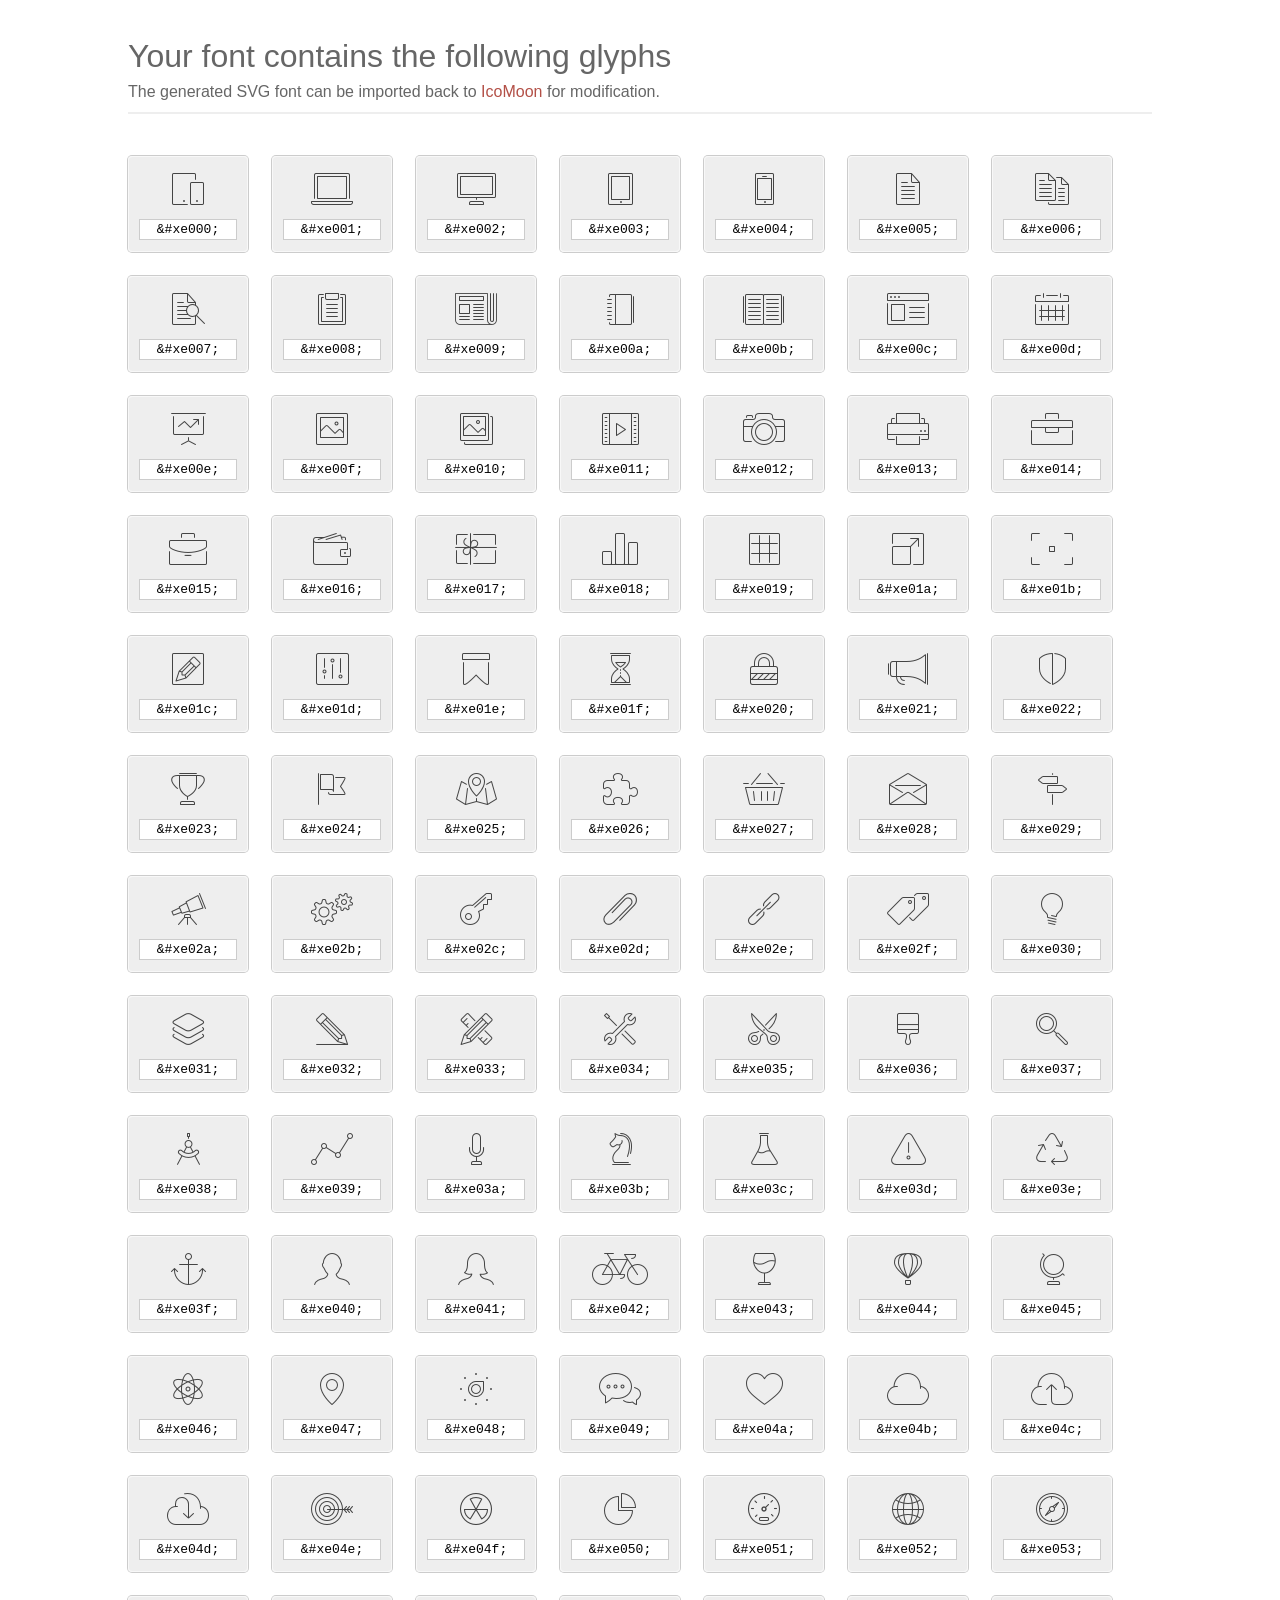
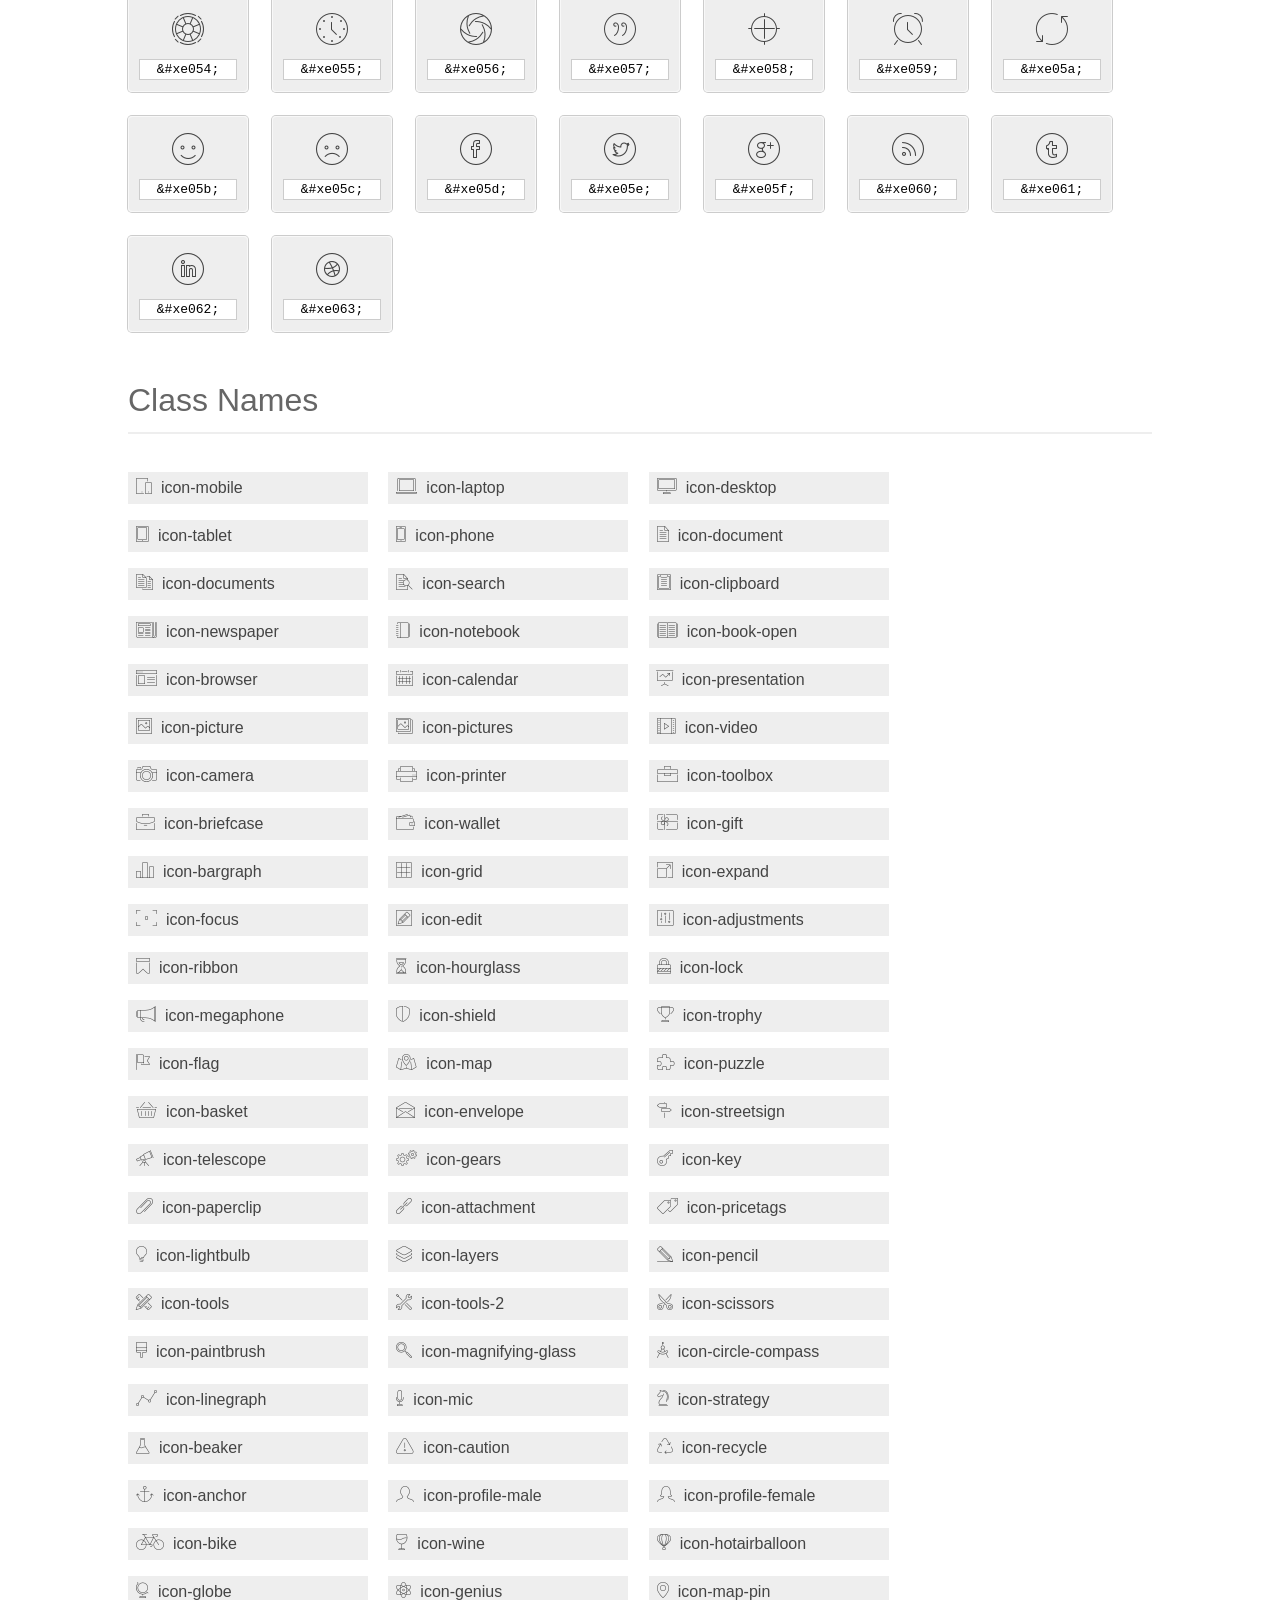
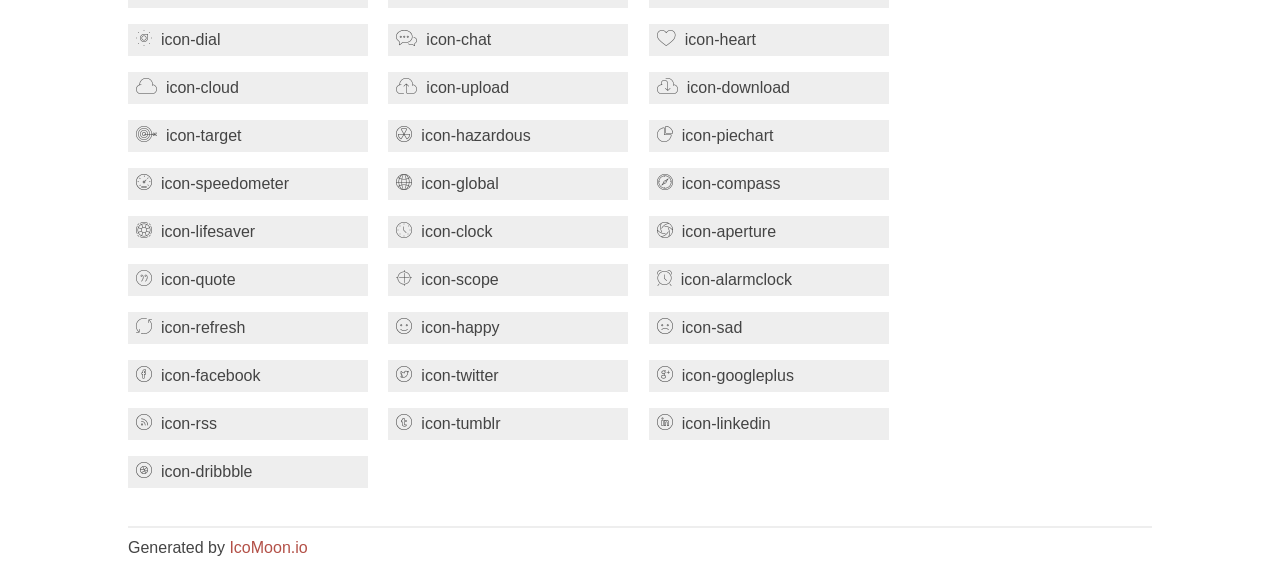
<file: fonts/et-line-font/index.html>
<!doctype html>
<html>
<head>
<title>Your Font/Glyphs</title>
<link rel="stylesheet" href="style.css" >
<!--[if lte IE 7]><script src="lte-ie7.js"></script><![endif]-->
<style>
	section, header, footer {display: block;}
	body {
		font-family: sans-serif;
		color: #444;
		line-height: 1.5;
		font-size: 1em;
	}
	* {
		-moz-box-sizing: border-box;
		-webkit-box-sizing: border-box;
		box-sizing: border-box;
		margin: 0;
		padding: 0;
	}
	.glyph {
		font-size: 16px;
		float: left;
		text-align: center;
		background: #eee;
		padding: .75em;
		margin: .75em 1.5em .75em 0;
		width: 7.5em;
		border-radius: .25em;
		box-shadow: inset 0 0 0 1px #f8f8f8, 0 0 0 1px #CCC;
	}
	.glyph input {
		font-family: consolas, monospace;
		font-size: 13px;
		width: 100%;
		text-align: center;
		border: 0;
		box-shadow: 0 0 0 1px #ccc;
		padding: .125em;
	}
	.w-main {
		width: 80%;
	}
	.centered {
		margin-left: auto;
		margin-right: auto;
	}
	.fs1 {
		font-size: 2em;
	}
	header {
		margin: 2em 0;
		padding-bottom: .5em;
		color: #666;
		box-shadow: 0 2px #eee;
	}
	header h1 {
		font-size: 2em;
		font-weight: normal;
	}
	.clearfix:before, .clearfix:after { content: ""; display: table; }
	.clearfix:after, .clear { clear: both; }
	footer {
		margin-top: 2em;
		padding: .5em 0;
		box-shadow: 0 -2px #eee;
	}
	a, a:visited {
		color: #B35047;
		text-decoration: none;
	}
	a:hover, a:focus {color: #000;}
	.box1 {
		font-size: 16px;
		display: inline-block;
		width: 15em;
		padding: .25em .5em;
		background: #eee;
		margin: .5em 1em .5em 0;
	}
</style>
</head>
<body>
	<div class="w-main centered">
	<section class="mtm clearfix" id="glyphs">
	<header>
		<h1>Your font contains the following glyphs</h1>
		<p>The generated SVG font can be imported back to <a href="http://icomoon.io/app">IcoMoon</a> for modification.</p>
	</header>
	<div class="glyph">
		<div class="fs1" aria-hidden="true" data-icon="&#xe000;"></div>
		<input type="text" readonly="readonly" value="&amp;#xe000;" >
	</div>
	<div class="glyph">
		<div class="fs1" aria-hidden="true" data-icon="&#xe001;"></div>
		<input type="text" readonly="readonly" value="&amp;#xe001;" >
	</div>
	<div class="glyph">
		<div class="fs1" aria-hidden="true" data-icon="&#xe002;"></div>
		<input type="text" readonly="readonly" value="&amp;#xe002;" >
	</div>
	<div class="glyph">
		<div class="fs1" aria-hidden="true" data-icon="&#xe003;"></div>
		<input type="text" readonly="readonly" value="&amp;#xe003;" >
	</div>
	<div class="glyph">
		<div class="fs1" aria-hidden="true" data-icon="&#xe004;"></div>
		<input type="text" readonly="readonly" value="&amp;#xe004;" >
	</div>
	<div class="glyph">
		<div class="fs1" aria-hidden="true" data-icon="&#xe005;"></div>
		<input type="text" readonly="readonly" value="&amp;#xe005;" >
	</div>
	<div class="glyph">
		<div class="fs1" aria-hidden="true" data-icon="&#xe006;"></div>
		<input type="text" readonly="readonly" value="&amp;#xe006;" >
	</div>
	<div class="glyph">
		<div class="fs1" aria-hidden="true" data-icon="&#xe007;"></div>
		<input type="text" readonly="readonly" value="&amp;#xe007;" >
	</div>
	<div class="glyph">
		<div class="fs1" aria-hidden="true" data-icon="&#xe008;"></div>
		<input type="text" readonly="readonly" value="&amp;#xe008;" >
	</div>
	<div class="glyph">
		<div class="fs1" aria-hidden="true" data-icon="&#xe009;"></div>
		<input type="text" readonly="readonly" value="&amp;#xe009;" >
	</div>
	<div class="glyph">
		<div class="fs1" aria-hidden="true" data-icon="&#xe00a;"></div>
		<input type="text" readonly="readonly" value="&amp;#xe00a;" >
	</div>
	<div class="glyph">
		<div class="fs1" aria-hidden="true" data-icon="&#xe00b;"></div>
		<input type="text" readonly="readonly" value="&amp;#xe00b;" >
	</div>
	<div class="glyph">
		<div class="fs1" aria-hidden="true" data-icon="&#xe00c;"></div>
		<input type="text" readonly="readonly" value="&amp;#xe00c;" >
	</div>
	<div class="glyph">
		<div class="fs1" aria-hidden="true" data-icon="&#xe00d;"></div>
		<input type="text" readonly="readonly" value="&amp;#xe00d;" >
	</div>
	<div class="glyph">
		<div class="fs1" aria-hidden="true" data-icon="&#xe00e;"></div>
		<input type="text" readonly="readonly" value="&amp;#xe00e;" >
	</div>
	<div class="glyph">
		<div class="fs1" aria-hidden="true" data-icon="&#xe00f;"></div>
		<input type="text" readonly="readonly" value="&amp;#xe00f;" >
	</div>
	<div class="glyph">
		<div class="fs1" aria-hidden="true" data-icon="&#xe010;"></div>
		<input type="text" readonly="readonly" value="&amp;#xe010;" >
	</div>
	<div class="glyph">
		<div class="fs1" aria-hidden="true" data-icon="&#xe011;"></div>
		<input type="text" readonly="readonly" value="&amp;#xe011;" >
	</div>
	<div class="glyph">
		<div class="fs1" aria-hidden="true" data-icon="&#xe012;"></div>
		<input type="text" readonly="readonly" value="&amp;#xe012;" >
	</div>
	<div class="glyph">
		<div class="fs1" aria-hidden="true" data-icon="&#xe013;"></div>
		<input type="text" readonly="readonly" value="&amp;#xe013;" >
	</div>
	<div class="glyph">
		<div class="fs1" aria-hidden="true" data-icon="&#xe014;"></div>
		<input type="text" readonly="readonly" value="&amp;#xe014;" >
	</div>
	<div class="glyph">
		<div class="fs1" aria-hidden="true" data-icon="&#xe015;"></div>
		<input type="text" readonly="readonly" value="&amp;#xe015;" >
	</div>
	<div class="glyph">
		<div class="fs1" aria-hidden="true" data-icon="&#xe016;"></div>
		<input type="text" readonly="readonly" value="&amp;#xe016;" >
	</div>
	<div class="glyph">
		<div class="fs1" aria-hidden="true" data-icon="&#xe017;"></div>
		<input type="text" readonly="readonly" value="&amp;#xe017;" >
	</div>
	<div class="glyph">
		<div class="fs1" aria-hidden="true" data-icon="&#xe018;"></div>
		<input type="text" readonly="readonly" value="&amp;#xe018;" >
	</div>
	<div class="glyph">
		<div class="fs1" aria-hidden="true" data-icon="&#xe019;"></div>
		<input type="text" readonly="readonly" value="&amp;#xe019;" >
	</div>
	<div class="glyph">
		<div class="fs1" aria-hidden="true" data-icon="&#xe01a;"></div>
		<input type="text" readonly="readonly" value="&amp;#xe01a;" >
	</div>
	<div class="glyph">
		<div class="fs1" aria-hidden="true" data-icon="&#xe01b;"></div>
		<input type="text" readonly="readonly" value="&amp;#xe01b;" >
	</div>
	<div class="glyph">
		<div class="fs1" aria-hidden="true" data-icon="&#xe01c;"></div>
		<input type="text" readonly="readonly" value="&amp;#xe01c;" >
	</div>
	<div class="glyph">
		<div class="fs1" aria-hidden="true" data-icon="&#xe01d;"></div>
		<input type="text" readonly="readonly" value="&amp;#xe01d;" >
	</div>
	<div class="glyph">
		<div class="fs1" aria-hidden="true" data-icon="&#xe01e;"></div>
		<input type="text" readonly="readonly" value="&amp;#xe01e;" >
	</div>
	<div class="glyph">
		<div class="fs1" aria-hidden="true" data-icon="&#xe01f;"></div>
		<input type="text" readonly="readonly" value="&amp;#xe01f;" >
	</div>
	<div class="glyph">
		<div class="fs1" aria-hidden="true" data-icon="&#xe020;"></div>
		<input type="text" readonly="readonly" value="&amp;#xe020;" >
	</div>
	<div class="glyph">
		<div class="fs1" aria-hidden="true" data-icon="&#xe021;"></div>
		<input type="text" readonly="readonly" value="&amp;#xe021;" >
	</div>
	<div class="glyph">
		<div class="fs1" aria-hidden="true" data-icon="&#xe022;"></div>
		<input type="text" readonly="readonly" value="&amp;#xe022;" >
	</div>
	<div class="glyph">
		<div class="fs1" aria-hidden="true" data-icon="&#xe023;"></div>
		<input type="text" readonly="readonly" value="&amp;#xe023;" >
	</div>
	<div class="glyph">
		<div class="fs1" aria-hidden="true" data-icon="&#xe024;"></div>
		<input type="text" readonly="readonly" value="&amp;#xe024;" >
	</div>
	<div class="glyph">
		<div class="fs1" aria-hidden="true" data-icon="&#xe025;"></div>
		<input type="text" readonly="readonly" value="&amp;#xe025;" >
	</div>
	<div class="glyph">
		<div class="fs1" aria-hidden="true" data-icon="&#xe026;"></div>
		<input type="text" readonly="readonly" value="&amp;#xe026;" >
	</div>
	<div class="glyph">
		<div class="fs1" aria-hidden="true" data-icon="&#xe027;"></div>
		<input type="text" readonly="readonly" value="&amp;#xe027;" >
	</div>
	<div class="glyph">
		<div class="fs1" aria-hidden="true" data-icon="&#xe028;"></div>
		<input type="text" readonly="readonly" value="&amp;#xe028;" >
	</div>
	<div class="glyph">
		<div class="fs1" aria-hidden="true" data-icon="&#xe029;"></div>
		<input type="text" readonly="readonly" value="&amp;#xe029;" >
	</div>
	<div class="glyph">
		<div class="fs1" aria-hidden="true" data-icon="&#xe02a;"></div>
		<input type="text" readonly="readonly" value="&amp;#xe02a;" >
	</div>
	<div class="glyph">
		<div class="fs1" aria-hidden="true" data-icon="&#xe02b;"></div>
		<input type="text" readonly="readonly" value="&amp;#xe02b;" >
	</div>
	<div class="glyph">
		<div class="fs1" aria-hidden="true" data-icon="&#xe02c;"></div>
		<input type="text" readonly="readonly" value="&amp;#xe02c;" >
	</div>
	<div class="glyph">
		<div class="fs1" aria-hidden="true" data-icon="&#xe02d;"></div>
		<input type="text" readonly="readonly" value="&amp;#xe02d;" >
	</div>
	<div class="glyph">
		<div class="fs1" aria-hidden="true" data-icon="&#xe02e;"></div>
		<input type="text" readonly="readonly" value="&amp;#xe02e;" >
	</div>
	<div class="glyph">
		<div class="fs1" aria-hidden="true" data-icon="&#xe02f;"></div>
		<input type="text" readonly="readonly" value="&amp;#xe02f;" >
	</div>
	<div class="glyph">
		<div class="fs1" aria-hidden="true" data-icon="&#xe030;"></div>
		<input type="text" readonly="readonly" value="&amp;#xe030;" >
	</div>
	<div class="glyph">
		<div class="fs1" aria-hidden="true" data-icon="&#xe031;"></div>
		<input type="text" readonly="readonly" value="&amp;#xe031;" >
	</div>
	<div class="glyph">
		<div class="fs1" aria-hidden="true" data-icon="&#xe032;"></div>
		<input type="text" readonly="readonly" value="&amp;#xe032;" >
	</div>
	<div class="glyph">
		<div class="fs1" aria-hidden="true" data-icon="&#xe033;"></div>
		<input type="text" readonly="readonly" value="&amp;#xe033;" >
	</div>
	<div class="glyph">
		<div class="fs1" aria-hidden="true" data-icon="&#xe034;"></div>
		<input type="text" readonly="readonly" value="&amp;#xe034;" >
	</div>
	<div class="glyph">
		<div class="fs1" aria-hidden="true" data-icon="&#xe035;"></div>
		<input type="text" readonly="readonly" value="&amp;#xe035;" >
	</div>
	<div class="glyph">
		<div class="fs1" aria-hidden="true" data-icon="&#xe036;"></div>
		<input type="text" readonly="readonly" value="&amp;#xe036;" >
	</div>
	<div class="glyph">
		<div class="fs1" aria-hidden="true" data-icon="&#xe037;"></div>
		<input type="text" readonly="readonly" value="&amp;#xe037;" >
	</div>
	<div class="glyph">
		<div class="fs1" aria-hidden="true" data-icon="&#xe038;"></div>
		<input type="text" readonly="readonly" value="&amp;#xe038;" >
	</div>
	<div class="glyph">
		<div class="fs1" aria-hidden="true" data-icon="&#xe039;"></div>
		<input type="text" readonly="readonly" value="&amp;#xe039;" >
	</div>
	<div class="glyph">
		<div class="fs1" aria-hidden="true" data-icon="&#xe03a;"></div>
		<input type="text" readonly="readonly" value="&amp;#xe03a;" >
	</div>
	<div class="glyph">
		<div class="fs1" aria-hidden="true" data-icon="&#xe03b;"></div>
		<input type="text" readonly="readonly" value="&amp;#xe03b;" >
	</div>
	<div class="glyph">
		<div class="fs1" aria-hidden="true" data-icon="&#xe03c;"></div>
		<input type="text" readonly="readonly" value="&amp;#xe03c;" >
	</div>
	<div class="glyph">
		<div class="fs1" aria-hidden="true" data-icon="&#xe03d;"></div>
		<input type="text" readonly="readonly" value="&amp;#xe03d;" >
	</div>
	<div class="glyph">
		<div class="fs1" aria-hidden="true" data-icon="&#xe03e;"></div>
		<input type="text" readonly="readonly" value="&amp;#xe03e;" >
	</div>
	<div class="glyph">
		<div class="fs1" aria-hidden="true" data-icon="&#xe03f;"></div>
		<input type="text" readonly="readonly" value="&amp;#xe03f;" >
	</div>
	<div class="glyph">
		<div class="fs1" aria-hidden="true" data-icon="&#xe040;"></div>
		<input type="text" readonly="readonly" value="&amp;#xe040;" >
	</div>
	<div class="glyph">
		<div class="fs1" aria-hidden="true" data-icon="&#xe041;"></div>
		<input type="text" readonly="readonly" value="&amp;#xe041;" >
	</div>
	<div class="glyph">
		<div class="fs1" aria-hidden="true" data-icon="&#xe042;"></div>
		<input type="text" readonly="readonly" value="&amp;#xe042;" >
	</div>
	<div class="glyph">
		<div class="fs1" aria-hidden="true" data-icon="&#xe043;"></div>
		<input type="text" readonly="readonly" value="&amp;#xe043;" >
	</div>
	<div class="glyph">
		<div class="fs1" aria-hidden="true" data-icon="&#xe044;"></div>
		<input type="text" readonly="readonly" value="&amp;#xe044;" >
	</div>
	<div class="glyph">
		<div class="fs1" aria-hidden="true" data-icon="&#xe045;"></div>
		<input type="text" readonly="readonly" value="&amp;#xe045;" >
	</div>
	<div class="glyph">
		<div class="fs1" aria-hidden="true" data-icon="&#xe046;"></div>
		<input type="text" readonly="readonly" value="&amp;#xe046;" >
	</div>
	<div class="glyph">
		<div class="fs1" aria-hidden="true" data-icon="&#xe047;"></div>
		<input type="text" readonly="readonly" value="&amp;#xe047;" >
	</div>
	<div class="glyph">
		<div class="fs1" aria-hidden="true" data-icon="&#xe048;"></div>
		<input type="text" readonly="readonly" value="&amp;#xe048;" >
	</div>
	<div class="glyph">
		<div class="fs1" aria-hidden="true" data-icon="&#xe049;"></div>
		<input type="text" readonly="readonly" value="&amp;#xe049;" >
	</div>
	<div class="glyph">
		<div class="fs1" aria-hidden="true" data-icon="&#xe04a;"></div>
		<input type="text" readonly="readonly" value="&amp;#xe04a;" >
	</div>
	<div class="glyph">
		<div class="fs1" aria-hidden="true" data-icon="&#xe04b;"></div>
		<input type="text" readonly="readonly" value="&amp;#xe04b;" >
	</div>
	<div class="glyph">
		<div class="fs1" aria-hidden="true" data-icon="&#xe04c;"></div>
		<input type="text" readonly="readonly" value="&amp;#xe04c;" >
	</div>
	<div class="glyph">
		<div class="fs1" aria-hidden="true" data-icon="&#xe04d;"></div>
		<input type="text" readonly="readonly" value="&amp;#xe04d;" >
	</div>
	<div class="glyph">
		<div class="fs1" aria-hidden="true" data-icon="&#xe04e;"></div>
		<input type="text" readonly="readonly" value="&amp;#xe04e;" >
	</div>
	<div class="glyph">
		<div class="fs1" aria-hidden="true" data-icon="&#xe04f;"></div>
		<input type="text" readonly="readonly" value="&amp;#xe04f;" >
	</div>
	<div class="glyph">
		<div class="fs1" aria-hidden="true" data-icon="&#xe050;"></div>
		<input type="text" readonly="readonly" value="&amp;#xe050;" >
	</div>
	<div class="glyph">
		<div class="fs1" aria-hidden="true" data-icon="&#xe051;"></div>
		<input type="text" readonly="readonly" value="&amp;#xe051;" >
	</div>
	<div class="glyph">
		<div class="fs1" aria-hidden="true" data-icon="&#xe052;"></div>
		<input type="text" readonly="readonly" value="&amp;#xe052;" >
	</div>
	<div class="glyph">
		<div class="fs1" aria-hidden="true" data-icon="&#xe053;"></div>
		<input type="text" readonly="readonly" value="&amp;#xe053;" >
	</div>
	<div class="glyph">
		<div class="fs1" aria-hidden="true" data-icon="&#xe054;"></div>
		<input type="text" readonly="readonly" value="&amp;#xe054;" >
	</div>
	<div class="glyph">
		<div class="fs1" aria-hidden="true" data-icon="&#xe055;"></div>
		<input type="text" readonly="readonly" value="&amp;#xe055;" >
	</div>
	<div class="glyph">
		<div class="fs1" aria-hidden="true" data-icon="&#xe056;"></div>
		<input type="text" readonly="readonly" value="&amp;#xe056;" >
	</div>
	<div class="glyph">
		<div class="fs1" aria-hidden="true" data-icon="&#xe057;"></div>
		<input type="text" readonly="readonly" value="&amp;#xe057;" >
	</div>
	<div class="glyph">
		<div class="fs1" aria-hidden="true" data-icon="&#xe058;"></div>
		<input type="text" readonly="readonly" value="&amp;#xe058;" >
	</div>
	<div class="glyph">
		<div class="fs1" aria-hidden="true" data-icon="&#xe059;"></div>
		<input type="text" readonly="readonly" value="&amp;#xe059;" >
	</div>
	<div class="glyph">
		<div class="fs1" aria-hidden="true" data-icon="&#xe05a;"></div>
		<input type="text" readonly="readonly" value="&amp;#xe05a;" >
	</div>
	<div class="glyph">
		<div class="fs1" aria-hidden="true" data-icon="&#xe05b;"></div>
		<input type="text" readonly="readonly" value="&amp;#xe05b;" >
	</div>
	<div class="glyph">
		<div class="fs1" aria-hidden="true" data-icon="&#xe05c;"></div>
		<input type="text" readonly="readonly" value="&amp;#xe05c;" >
	</div>
	<div class="glyph">
		<div class="fs1" aria-hidden="true" data-icon="&#xe05d;"></div>
		<input type="text" readonly="readonly" value="&amp;#xe05d;" >
	</div>
	<div class="glyph">
		<div class="fs1" aria-hidden="true" data-icon="&#xe05e;"></div>
		<input type="text" readonly="readonly" value="&amp;#xe05e;" >
	</div>
	<div class="glyph">
		<div class="fs1" aria-hidden="true" data-icon="&#xe05f;"></div>
		<input type="text" readonly="readonly" value="&amp;#xe05f;" >
	</div>
	<div class="glyph">
		<div class="fs1" aria-hidden="true" data-icon="&#xe060;"></div>
		<input type="text" readonly="readonly" value="&amp;#xe060;" >
	</div>
	<div class="glyph">
		<div class="fs1" aria-hidden="true" data-icon="&#xe061;"></div>
		<input type="text" readonly="readonly" value="&amp;#xe061;" >
	</div>
	<div class="glyph">
		<div class="fs1" aria-hidden="true" data-icon="&#xe062;"></div>
		<input type="text" readonly="readonly" value="&amp;#xe062;" >
	</div>
	<div class="glyph">
		<div class="fs1" aria-hidden="true" data-icon="&#xe063;"></div>
		<input type="text" readonly="readonly" value="&amp;#xe063;" >
	</div>
	</section>
	<div class="clear"></div>
	<section class="mtm clearfix" id="glyphs">
	<header>
		<h1>Class Names</h1>
	</header>
	<span class="box1">
		<span aria-hidden="true" class="icon-mobile"></span>
		&nbsp;icon-mobile
	</span>
	<span class="box1">
		<span aria-hidden="true" class="icon-laptop"></span>
		&nbsp;icon-laptop
	</span>
	<span class="box1">
		<span aria-hidden="true" class="icon-desktop"></span>
		&nbsp;icon-desktop
	</span>
	<span class="box1">
		<span aria-hidden="true" class="icon-tablet"></span>
		&nbsp;icon-tablet
	</span>
	<span class="box1">
		<span aria-hidden="true" class="icon-phone"></span>
		&nbsp;icon-phone
	</span>
	<span class="box1">
		<span aria-hidden="true" class="icon-document"></span>
		&nbsp;icon-document
	</span>
	<span class="box1">
		<span aria-hidden="true" class="icon-documents"></span>
		&nbsp;icon-documents
	</span>
	<span class="box1">
		<span aria-hidden="true" class="icon-search"></span>
		&nbsp;icon-search
	</span>
	<span class="box1">
		<span aria-hidden="true" class="icon-clipboard"></span>
		&nbsp;icon-clipboard
	</span>
	<span class="box1">
		<span aria-hidden="true" class="icon-newspaper"></span>
		&nbsp;icon-newspaper
	</span>
	<span class="box1">
		<span aria-hidden="true" class="icon-notebook"></span>
		&nbsp;icon-notebook
	</span>
	<span class="box1">
		<span aria-hidden="true" class="icon-book-open"></span>
		&nbsp;icon-book-open
	</span>
	<span class="box1">
		<span aria-hidden="true" class="icon-browser"></span>
		&nbsp;icon-browser
	</span>
	<span class="box1">
		<span aria-hidden="true" class="icon-calendar"></span>
		&nbsp;icon-calendar
	</span>
	<span class="box1">
		<span aria-hidden="true" class="icon-presentation"></span>
		&nbsp;icon-presentation
	</span>
	<span class="box1">
		<span aria-hidden="true" class="icon-picture"></span>
		&nbsp;icon-picture
	</span>
	<span class="box1">
		<span aria-hidden="true" class="icon-pictures"></span>
		&nbsp;icon-pictures
	</span>
	<span class="box1">
		<span aria-hidden="true" class="icon-video"></span>
		&nbsp;icon-video
	</span>
	<span class="box1">
		<span aria-hidden="true" class="icon-camera"></span>
		&nbsp;icon-camera
	</span>
	<span class="box1">
		<span aria-hidden="true" class="icon-printer"></span>
		&nbsp;icon-printer
	</span>
	<span class="box1">
		<span aria-hidden="true" class="icon-toolbox"></span>
		&nbsp;icon-toolbox
	</span>
	<span class="box1">
		<span aria-hidden="true" class="icon-briefcase"></span>
		&nbsp;icon-briefcase
	</span>
	<span class="box1">
		<span aria-hidden="true" class="icon-wallet"></span>
		&nbsp;icon-wallet
	</span>
	<span class="box1">
		<span aria-hidden="true" class="icon-gift"></span>
		&nbsp;icon-gift
	</span>
	<span class="box1">
		<span aria-hidden="true" class="icon-bargraph"></span>
		&nbsp;icon-bargraph
	</span>
	<span class="box1">
		<span aria-hidden="true" class="icon-grid"></span>
		&nbsp;icon-grid
	</span>
	<span class="box1">
		<span aria-hidden="true" class="icon-expand"></span>
		&nbsp;icon-expand
	</span>
	<span class="box1">
		<span aria-hidden="true" class="icon-focus"></span>
		&nbsp;icon-focus
	</span>
	<span class="box1">
		<span aria-hidden="true" class="icon-edit"></span>
		&nbsp;icon-edit
	</span>
	<span class="box1">
		<span aria-hidden="true" class="icon-adjustments"></span>
		&nbsp;icon-adjustments
	</span>
	<span class="box1">
		<span aria-hidden="true" class="icon-ribbon"></span>
		&nbsp;icon-ribbon
	</span>
	<span class="box1">
		<span aria-hidden="true" class="icon-hourglass"></span>
		&nbsp;icon-hourglass
	</span>
	<span class="box1">
		<span aria-hidden="true" class="icon-lock"></span>
		&nbsp;icon-lock
	</span>
	<span class="box1">
		<span aria-hidden="true" class="icon-megaphone"></span>
		&nbsp;icon-megaphone
	</span>
	<span class="box1">
		<span aria-hidden="true" class="icon-shield"></span>
		&nbsp;icon-shield
	</span>
	<span class="box1">
		<span aria-hidden="true" class="icon-trophy"></span>
		&nbsp;icon-trophy
	</span>
	<span class="box1">
		<span aria-hidden="true" class="icon-flag"></span>
		&nbsp;icon-flag
	</span>
	<span class="box1">
		<span aria-hidden="true" class="icon-map"></span>
		&nbsp;icon-map
	</span>
	<span class="box1">
		<span aria-hidden="true" class="icon-puzzle"></span>
		&nbsp;icon-puzzle
	</span>
	<span class="box1">
		<span aria-hidden="true" class="icon-basket"></span>
		&nbsp;icon-basket
	</span>
	<span class="box1">
		<span aria-hidden="true" class="icon-envelope"></span>
		&nbsp;icon-envelope
	</span>
	<span class="box1">
		<span aria-hidden="true" class="icon-streetsign"></span>
		&nbsp;icon-streetsign
	</span>
	<span class="box1">
		<span aria-hidden="true" class="icon-telescope"></span>
		&nbsp;icon-telescope
	</span>
	<span class="box1">
		<span aria-hidden="true" class="icon-gears"></span>
		&nbsp;icon-gears
	</span>
	<span class="box1">
		<span aria-hidden="true" class="icon-key"></span>
		&nbsp;icon-key
	</span>
	<span class="box1">
		<span aria-hidden="true" class="icon-paperclip"></span>
		&nbsp;icon-paperclip
	</span>
	<span class="box1">
		<span aria-hidden="true" class="icon-attachment"></span>
		&nbsp;icon-attachment
	</span>
	<span class="box1">
		<span aria-hidden="true" class="icon-pricetags"></span>
		&nbsp;icon-pricetags
	</span>
	<span class="box1">
		<span aria-hidden="true" class="icon-lightbulb"></span>
		&nbsp;icon-lightbulb
	</span>
	<span class="box1">
		<span aria-hidden="true" class="icon-layers"></span>
		&nbsp;icon-layers
	</span>
	<span class="box1">
		<span aria-hidden="true" class="icon-pencil"></span>
		&nbsp;icon-pencil
	</span>
	<span class="box1">
		<span aria-hidden="true" class="icon-tools"></span>
		&nbsp;icon-tools
	</span>
	<span class="box1">
		<span aria-hidden="true" class="icon-tools-2"></span>
		&nbsp;icon-tools-2
	</span>
	<span class="box1">
		<span aria-hidden="true" class="icon-scissors"></span>
		&nbsp;icon-scissors
	</span>
	<span class="box1">
		<span aria-hidden="true" class="icon-paintbrush"></span>
		&nbsp;icon-paintbrush
	</span>
	<span class="box1">
		<span aria-hidden="true" class="icon-magnifying-glass"></span>
		&nbsp;icon-magnifying-glass
	</span>
	<span class="box1">
		<span aria-hidden="true" class="icon-circle-compass"></span>
		&nbsp;icon-circle-compass
	</span>
	<span class="box1">
		<span aria-hidden="true" class="icon-linegraph"></span>
		&nbsp;icon-linegraph
	</span>
	<span class="box1">
		<span aria-hidden="true" class="icon-mic"></span>
		&nbsp;icon-mic
	</span>
	<span class="box1">
		<span aria-hidden="true" class="icon-strategy"></span>
		&nbsp;icon-strategy
	</span>
	<span class="box1">
		<span aria-hidden="true" class="icon-beaker"></span>
		&nbsp;icon-beaker
	</span>
	<span class="box1">
		<span aria-hidden="true" class="icon-caution"></span>
		&nbsp;icon-caution
	</span>
	<span class="box1">
		<span aria-hidden="true" class="icon-recycle"></span>
		&nbsp;icon-recycle
	</span>
	<span class="box1">
		<span aria-hidden="true" class="icon-anchor"></span>
		&nbsp;icon-anchor
	</span>
	<span class="box1">
		<span aria-hidden="true" class="icon-profile-male"></span>
		&nbsp;icon-profile-male
	</span>
	<span class="box1">
		<span aria-hidden="true" class="icon-profile-female"></span>
		&nbsp;icon-profile-female
	</span>
	<span class="box1">
		<span aria-hidden="true" class="icon-bike"></span>
		&nbsp;icon-bike
	</span>
	<span class="box1">
		<span aria-hidden="true" class="icon-wine"></span>
		&nbsp;icon-wine
	</span>
	<span class="box1">
		<span aria-hidden="true" class="icon-hotairballoon"></span>
		&nbsp;icon-hotairballoon
	</span>
	<span class="box1">
		<span aria-hidden="true" class="icon-globe"></span>
		&nbsp;icon-globe
	</span>
	<span class="box1">
		<span aria-hidden="true" class="icon-genius"></span>
		&nbsp;icon-genius
	</span>
	<span class="box1">
		<span aria-hidden="true" class="icon-map-pin"></span>
		&nbsp;icon-map-pin
	</span>
	<span class="box1">
		<span aria-hidden="true" class="icon-dial"></span>
		&nbsp;icon-dial
	</span>
	<span class="box1">
		<span aria-hidden="true" class="icon-chat"></span>
		&nbsp;icon-chat
	</span>
	<span class="box1">
		<span aria-hidden="true" class="icon-heart"></span>
		&nbsp;icon-heart
	</span>
	<span class="box1">
		<span aria-hidden="true" class="icon-cloud"></span>
		&nbsp;icon-cloud
	</span>
	<span class="box1">
		<span aria-hidden="true" class="icon-upload"></span>
		&nbsp;icon-upload
	</span>
	<span class="box1">
		<span aria-hidden="true" class="icon-download"></span>
		&nbsp;icon-download
	</span>
	<span class="box1">
		<span aria-hidden="true" class="icon-target"></span>
		&nbsp;icon-target
	</span>
	<span class="box1">
		<span aria-hidden="true" class="icon-hazardous"></span>
		&nbsp;icon-hazardous
	</span>
	<span class="box1">
		<span aria-hidden="true" class="icon-piechart"></span>
		&nbsp;icon-piechart
	</span>
	<span class="box1">
		<span aria-hidden="true" class="icon-speedometer"></span>
		&nbsp;icon-speedometer
	</span>
	<span class="box1">
		<span aria-hidden="true" class="icon-global"></span>
		&nbsp;icon-global
	</span>
	<span class="box1">
		<span aria-hidden="true" class="icon-compass"></span>
		&nbsp;icon-compass
	</span>
	<span class="box1">
		<span aria-hidden="true" class="icon-lifesaver"></span>
		&nbsp;icon-lifesaver
	</span>
	<span class="box1">
		<span aria-hidden="true" class="icon-clock"></span>
		&nbsp;icon-clock
	</span>
	<span class="box1">
		<span aria-hidden="true" class="icon-aperture"></span>
		&nbsp;icon-aperture
	</span>
	<span class="box1">
		<span aria-hidden="true" class="icon-quote"></span>
		&nbsp;icon-quote
	</span>
	<span class="box1">
		<span aria-hidden="true" class="icon-scope"></span>
		&nbsp;icon-scope
	</span>
	<span class="box1">
		<span aria-hidden="true" class="icon-alarmclock"></span>
		&nbsp;icon-alarmclock
	</span>
	<span class="box1">
		<span aria-hidden="true" class="icon-refresh"></span>
		&nbsp;icon-refresh
	</span>
	<span class="box1">
		<span aria-hidden="true" class="icon-happy"></span>
		&nbsp;icon-happy
	</span>
	<span class="box1">
		<span aria-hidden="true" class="icon-sad"></span>
		&nbsp;icon-sad
	</span>
	<span class="box1">
		<span aria-hidden="true" class="icon-facebook"></span>
		&nbsp;icon-facebook
	</span>
	<span class="box1">
		<span aria-hidden="true" class="icon-twitter"></span>
		&nbsp;icon-twitter
	</span>
	<span class="box1">
		<span aria-hidden="true" class="icon-googleplus"></span>
		&nbsp;icon-googleplus
	</span>
	<span class="box1">
		<span aria-hidden="true" class="icon-rss"></span>
		&nbsp;icon-rss
	</span>
	<span class="box1">
		<span aria-hidden="true" class="icon-tumblr"></span>
		&nbsp;icon-tumblr
	</span>
	<span class="box1">
		<span aria-hidden="true" class="icon-linkedin"></span>
		&nbsp;icon-linkedin
	</span>
	<span class="box1">
		<span aria-hidden="true" class="icon-dribbble"></span>
		&nbsp;icon-dribbble
	</span>
	</section>
	<footer>
		<p>Generated by <a href="http://icomoon.io">IcoMoon.io</a></p>
	</footer>
	</div>
	<script>
	document.getElementById("glyphs").addEventListener("click", function(e) {
		var target = e.target;
		if (target.tagName === "INPUT") {
			target.select();
		}
	});
	</script>
</body>
</html>
</file>
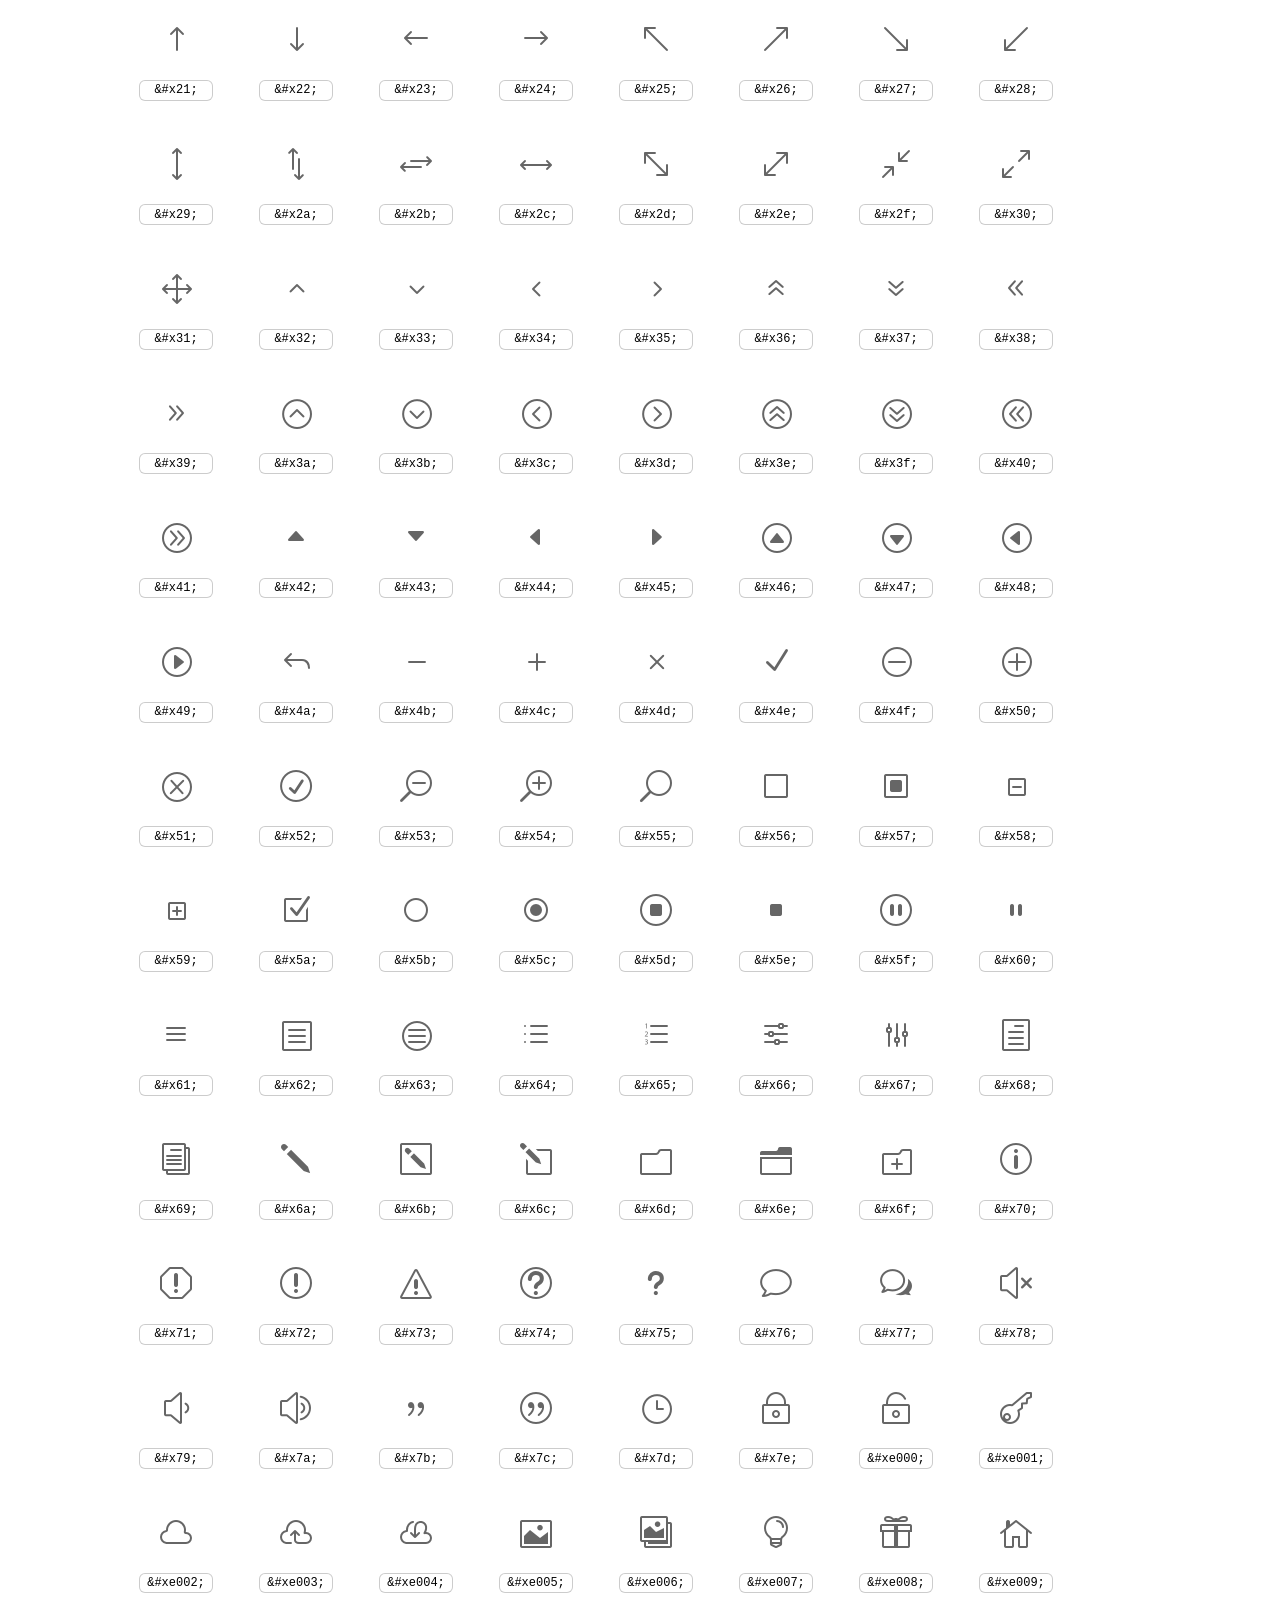
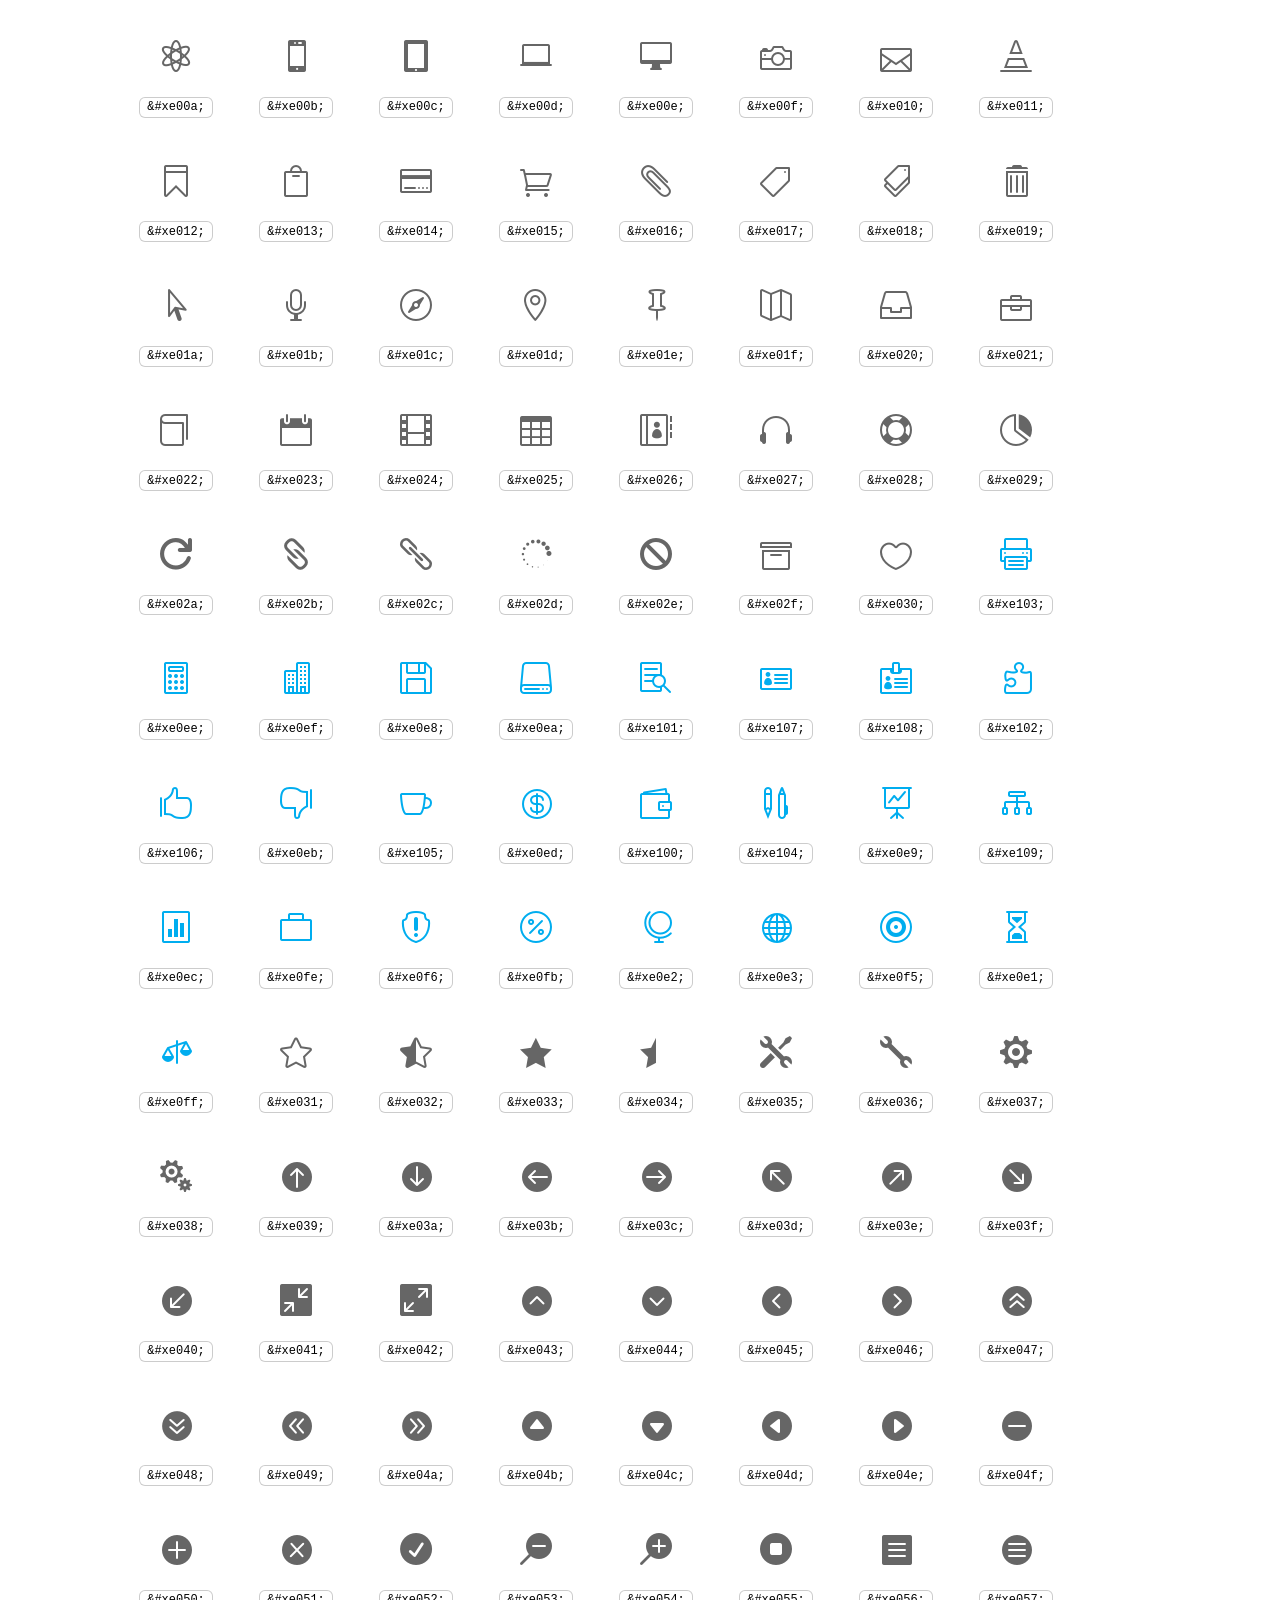
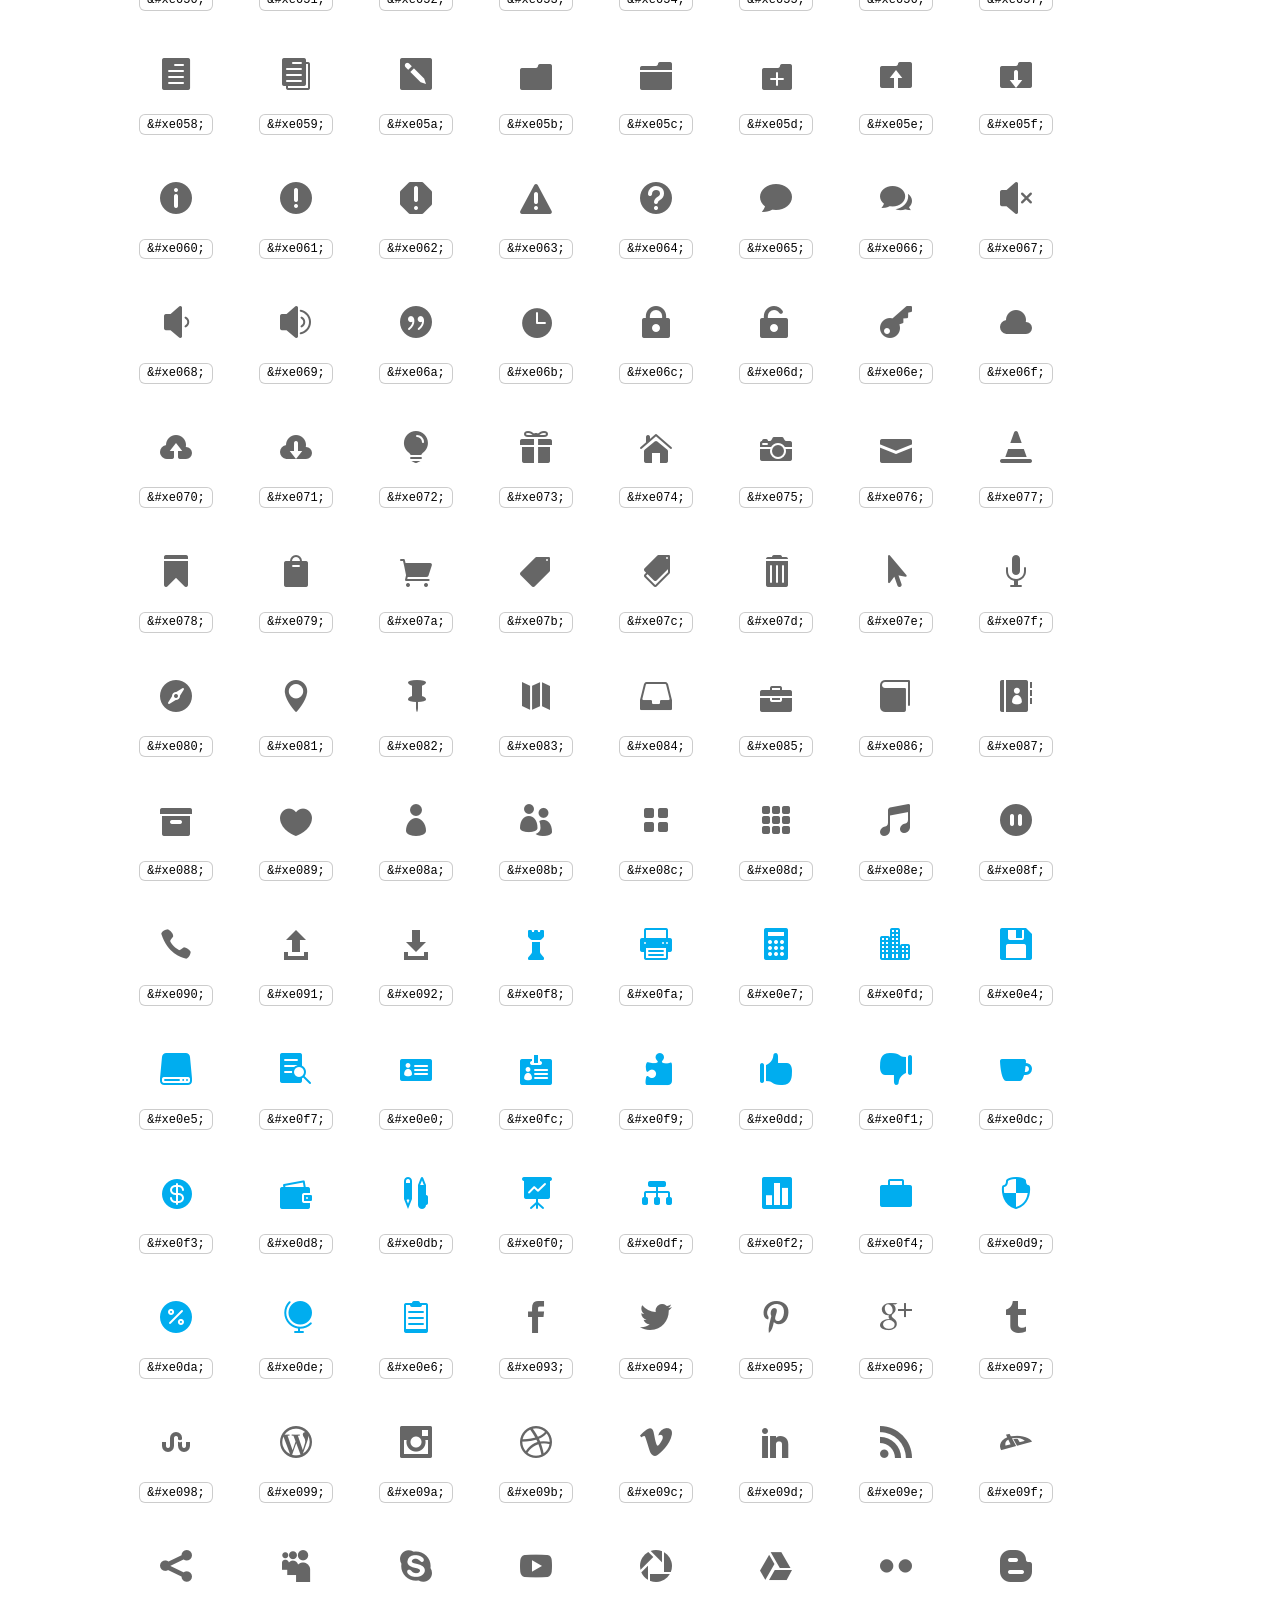
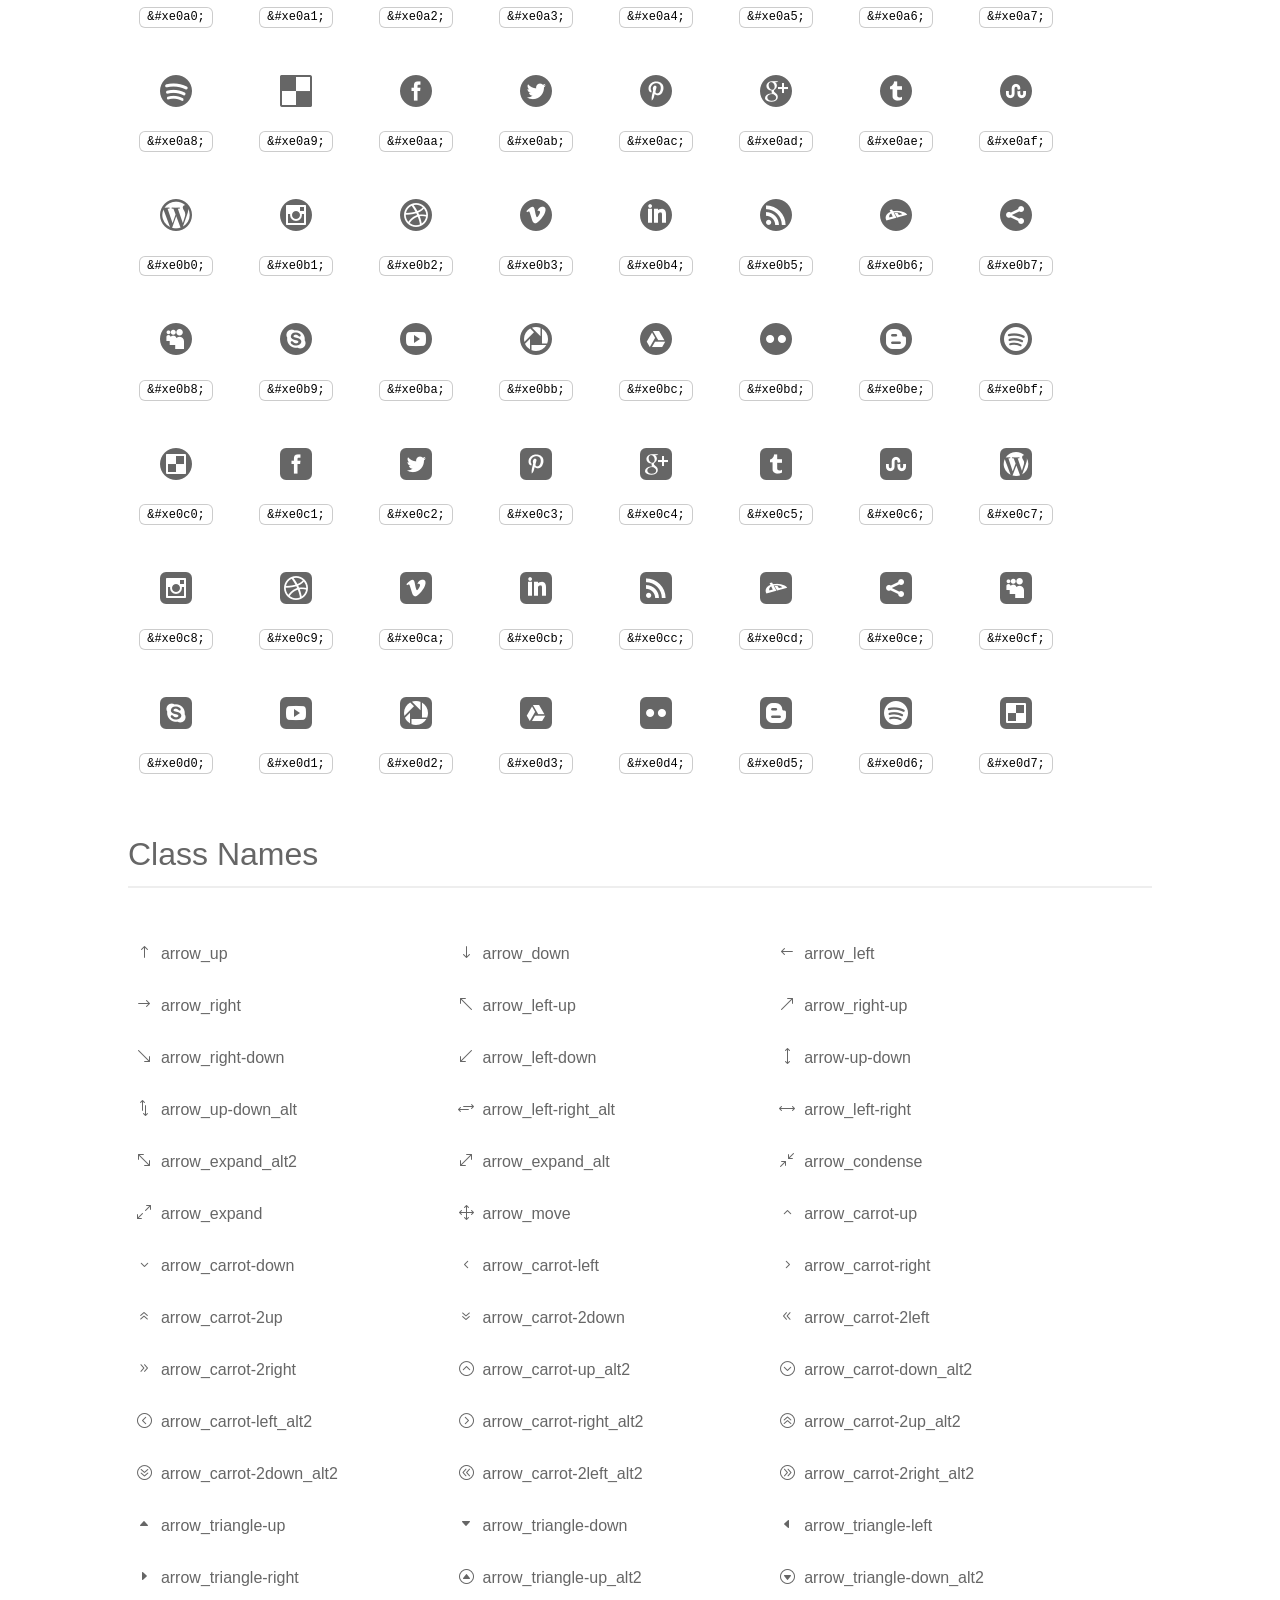
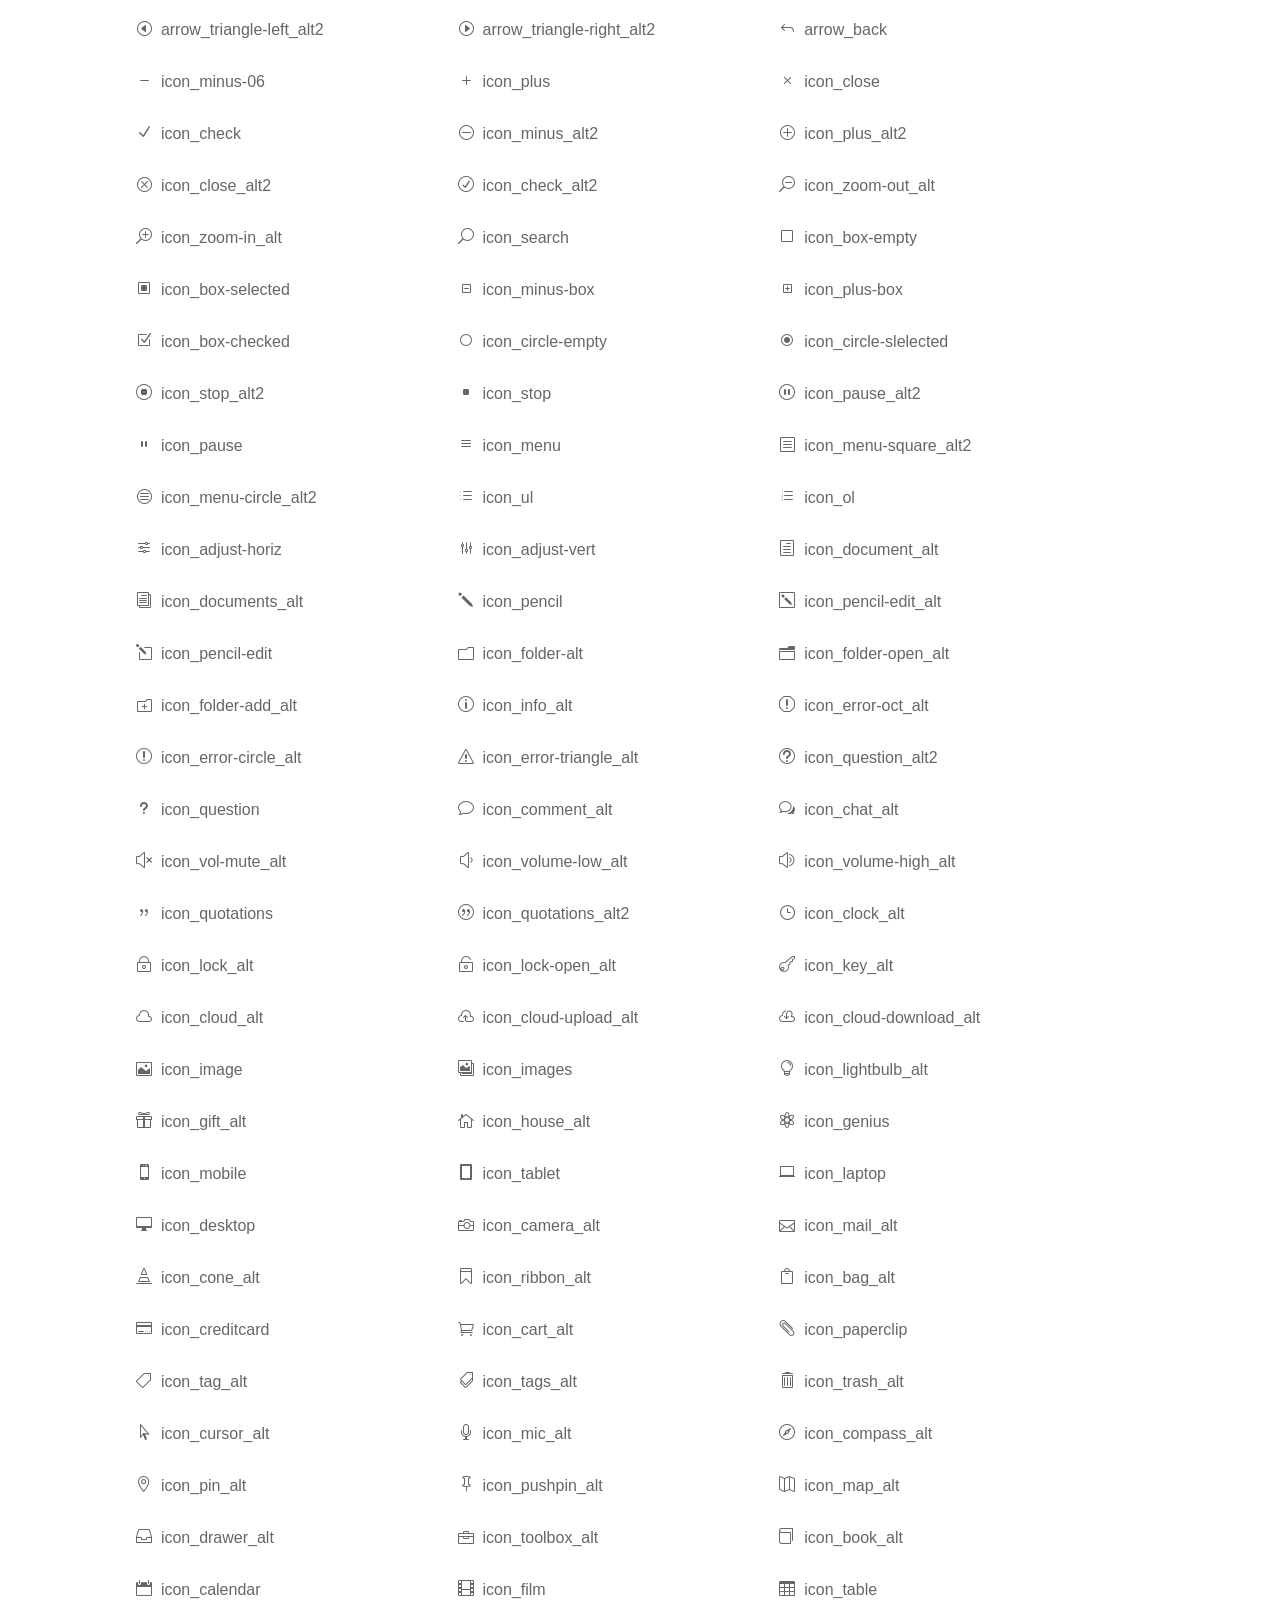
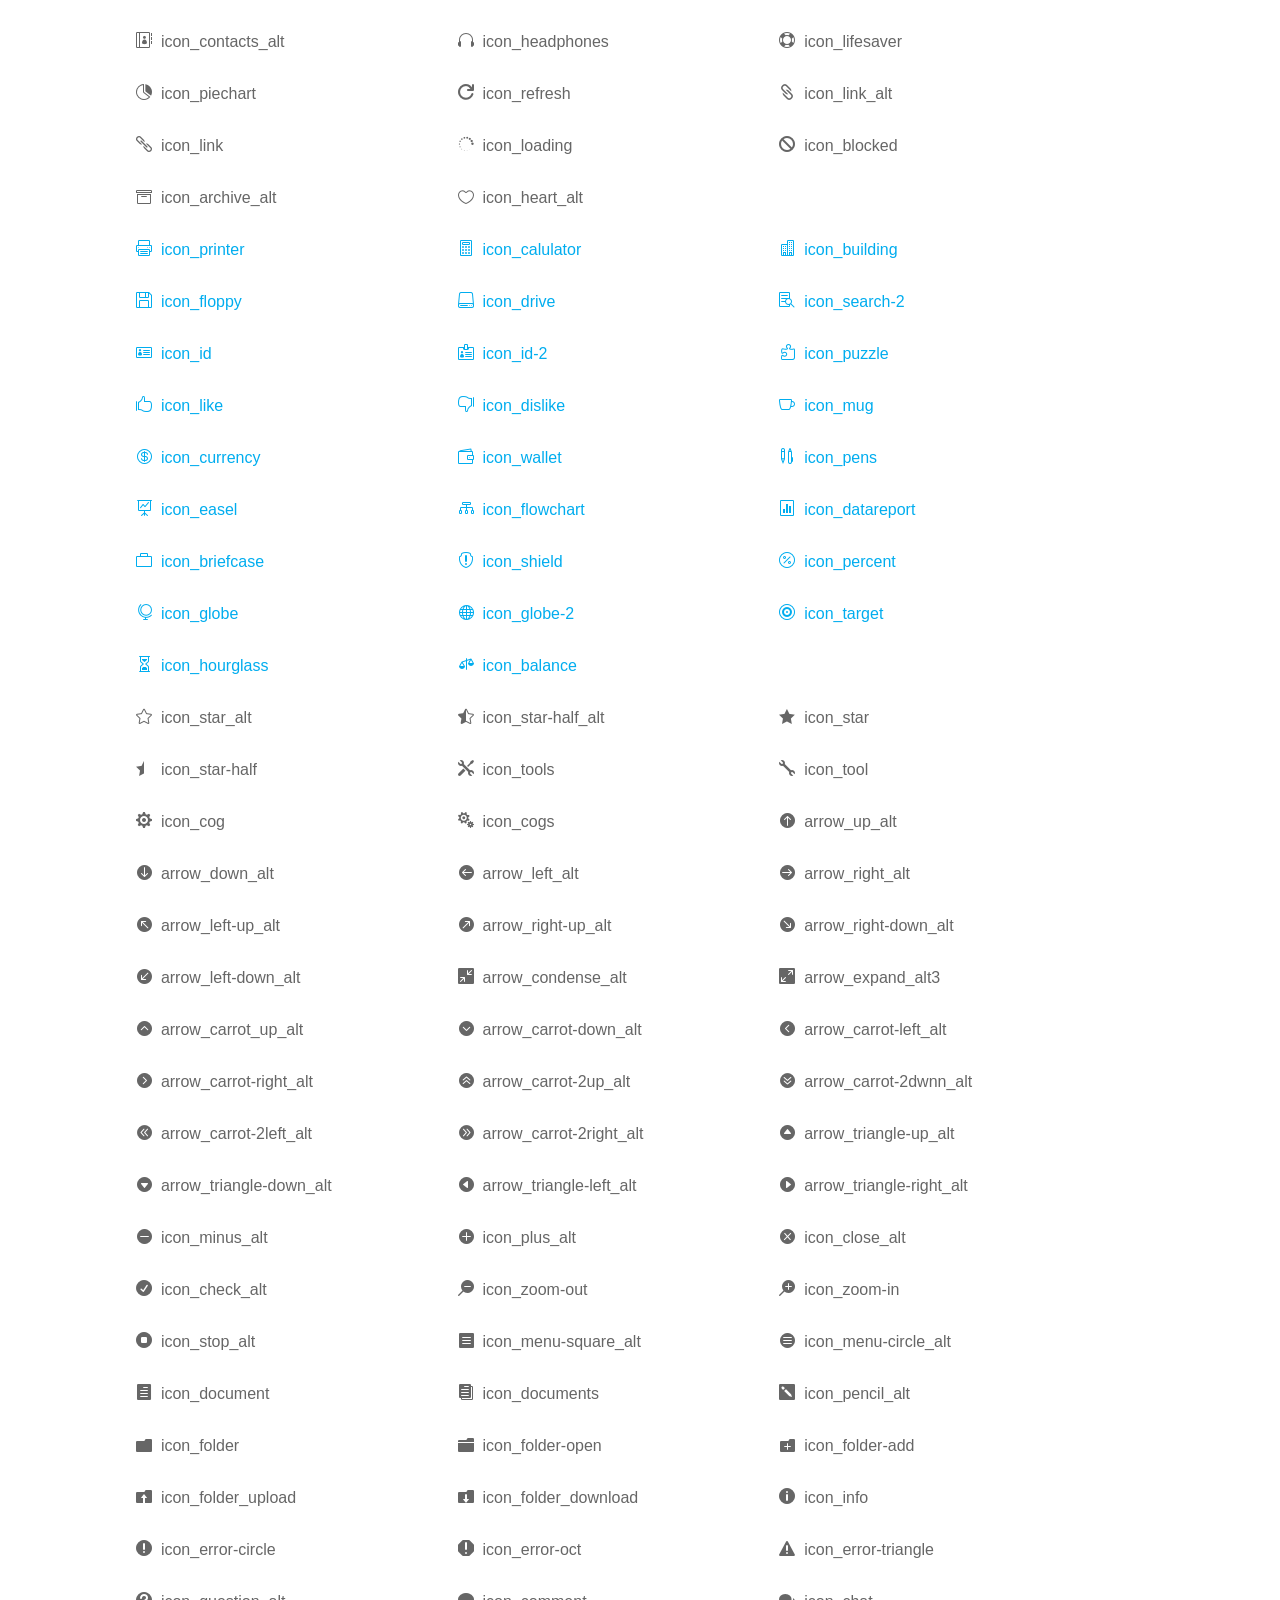
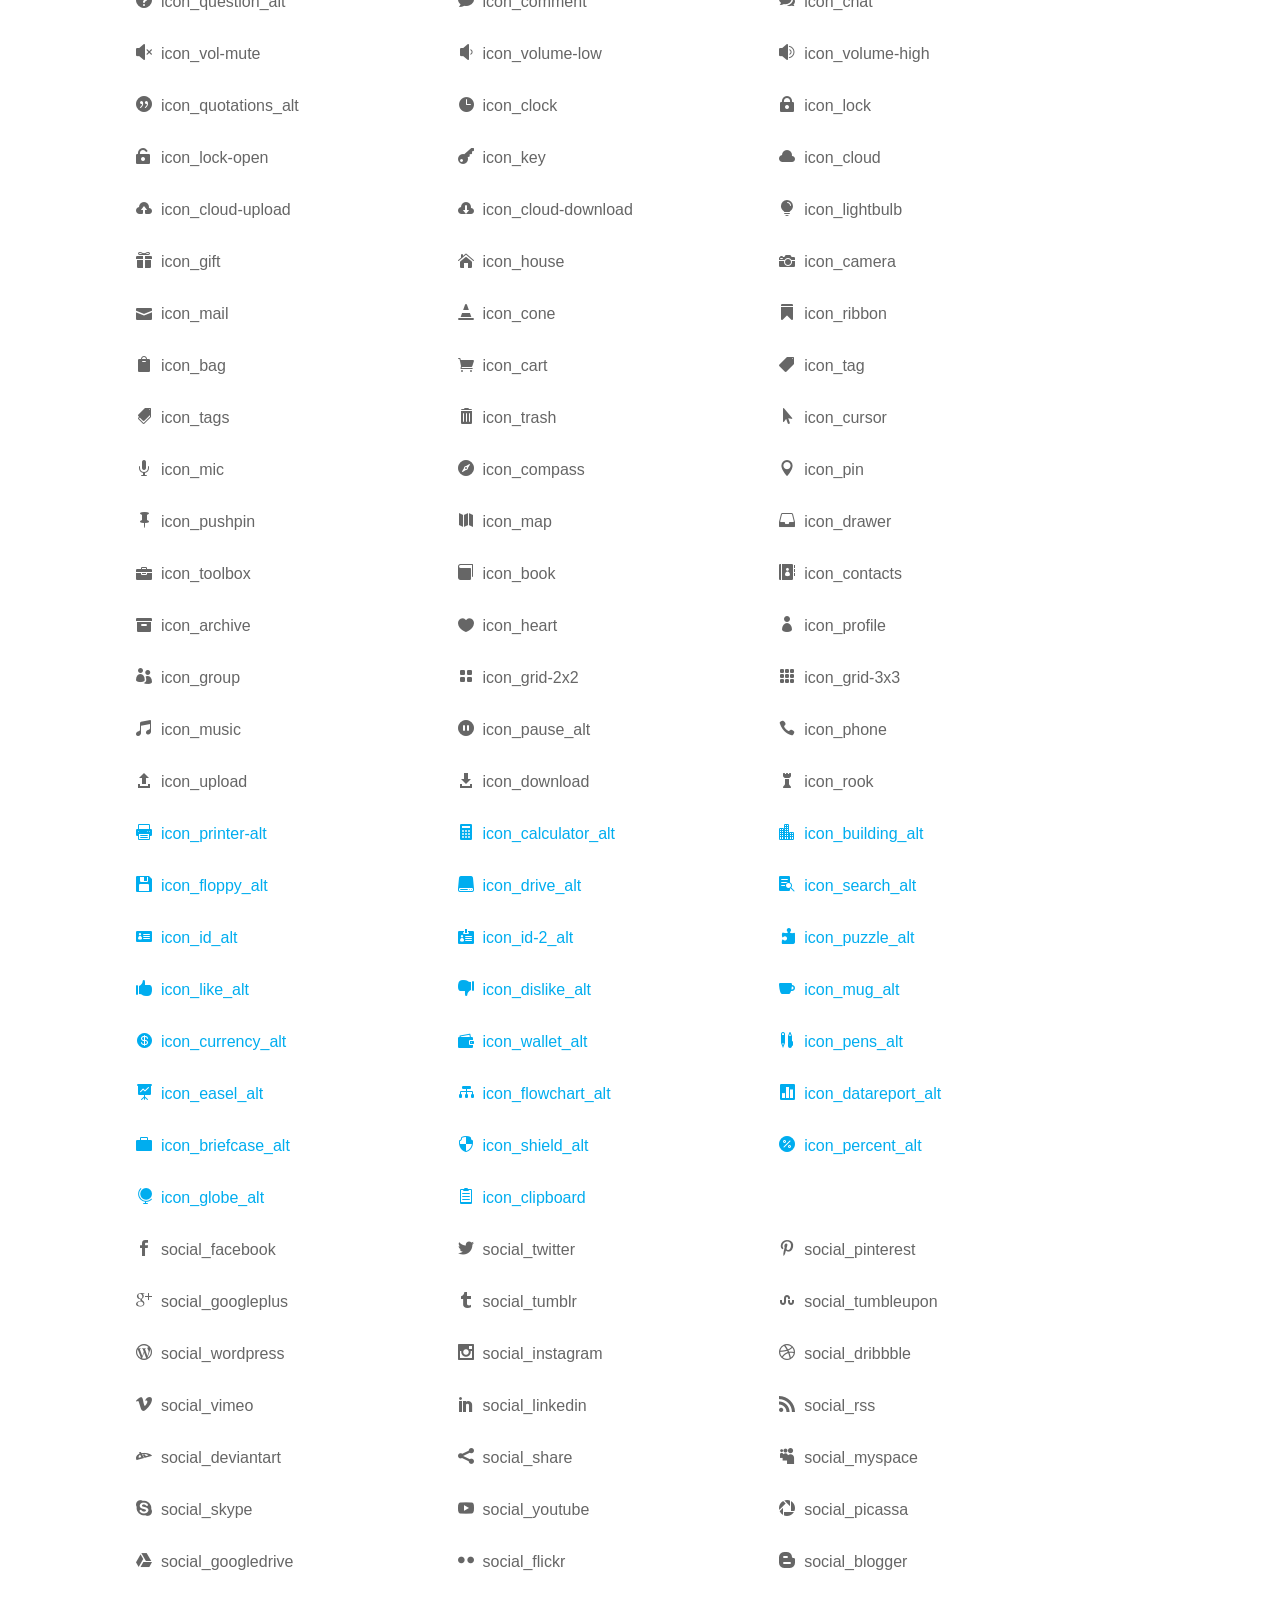
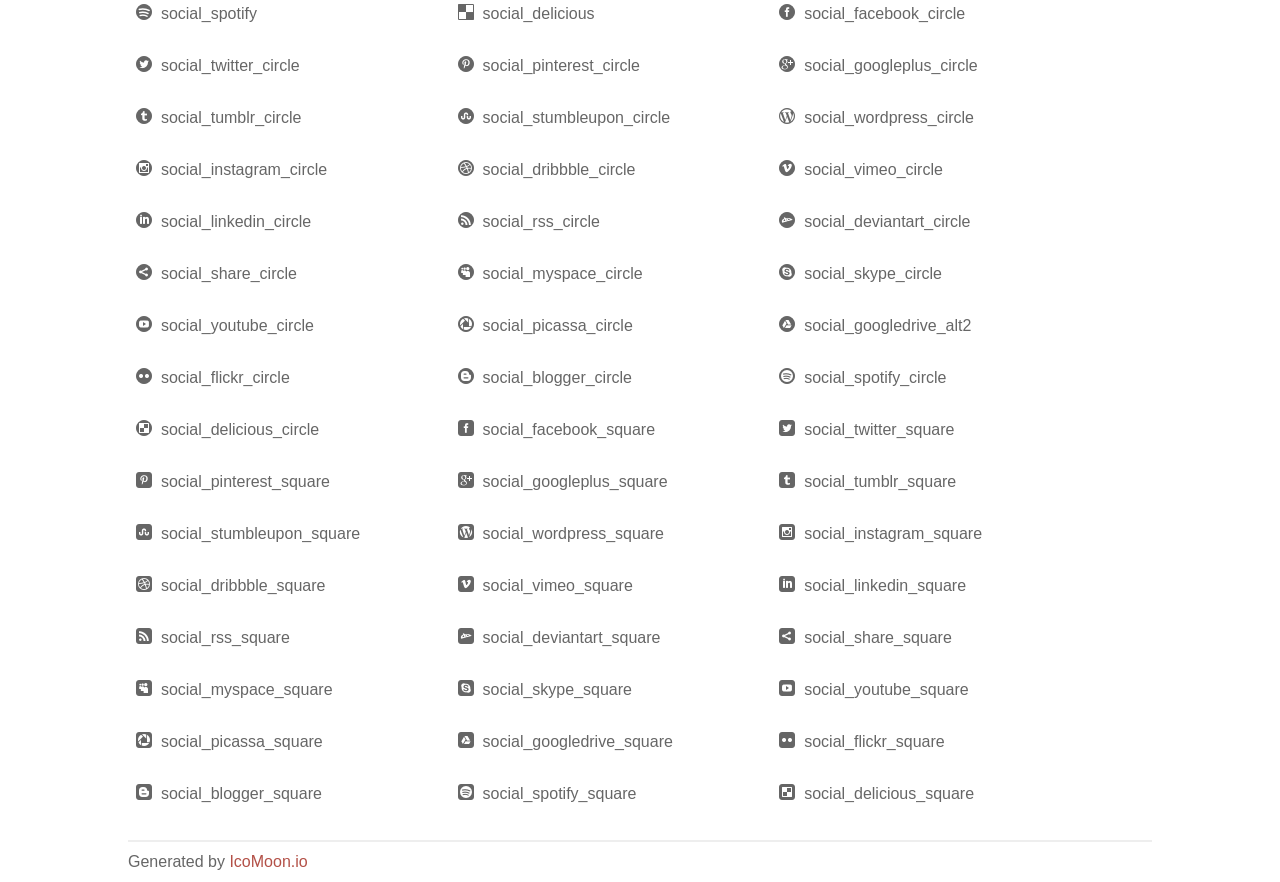
<file: fonts/elegant_font/HTML_CSS/index.html>
<!doctype html>
<html>
<head>
<title>Your Font/Glyphs</title>
<link rel="stylesheet" href="style.css" >
<!--[if lte IE 7]><script src="lte-ie7.js"></script><![endif]-->
<style>
	section, header, footer {display: block;}
	body {
		font-family: sans-serif;
		color: #666;
		line-height: 1.5;
		font-size: 1em;
	}
	* {
		-moz-box-sizing: border-box;
		-webkit-box-sizing: border-box;
		box-sizing: border-box;
		margin: 0;
		padding: 0;
	}
	.glyph {
		float: left;
		text-align: center;
		padding: .75em;
		margin: .4em 1.5em .75em 0;
		width: 6em;
		text-shadow: none;
	}
	
	.glyph input {
		font-family: consolas, monospace;
		font-size: 12px;
		width: 100%;
		text-align: center;
		border: 0;
		box-shadow: 0 0 0 1px #ccc;
		padding: .2em;
                -moz-border-radius: 5px;
                -webkit-border-radius: 5px;
	}
	
	

	.new {
		color:#00adef !important;
	}

	
	.w-main {
		width: 80%;
	}
	.centered {
		margin-left: auto;
		margin-right: auto;
	}
	.fs1 {
		font-size: 2em;
	}
	header {
		margin: 2em 0;
		padding-bottom: .5em;
		color: #666;
		box-shadow: 0 2px #eee;
	}
	header h1 {
		font-size: 2em;
		font-weight: normal;
	}
	.clearfix:before, .clearfix:after { content: ""; display: table; }
	.clearfix:after, .clear { clear: both; }
	footer {
		margin-top: 2em;
		padding: .5em 0;
		box-shadow: 0 -2px #eee;
	}
	a, a:visited {
		color: #B35047;
		text-decoration: none;
	}
	a:hover, a:focus {color: #000;}
	
	.box1 {
		font-size: 16px;
		display: inline-block;
		width: 30%;
		padding: .25em .5em;
		margin: 20px 10px 0 0;
	}
</style>
</head>
<body>
	<div class="w-main centered">
	<section class="mtm clearfix" id="glyphs">
	<div class="glyph">
		<div class="fs1" aria-hidden="true" data-icon="&#x21;"></div>
		<input type="text" readonly value="&amp;#x21;" >
	</div>
	<div class="glyph">
		<div class="fs1" aria-hidden="true" data-icon="&#x22;"></div>
		<input type="text" readonly value="&amp;#x22;" >
	</div>
	<div class="glyph">
		<div class="fs1" aria-hidden="true" data-icon="&#x23;"></div>
		<input type="text" readonly value="&amp;#x23;" >
	</div>
	<div class="glyph">
		<div class="fs1" aria-hidden="true" data-icon="&#x24;"></div>
		<input type="text" readonly value="&amp;#x24;" >
	</div>
	<div class="glyph">
		<div class="fs1" aria-hidden="true" data-icon="&#x25;"></div>
		<input type="text" readonly value="&amp;#x25;" >
	</div>
	<div class="glyph">
		<div class="fs1" aria-hidden="true" data-icon="&#x26;"></div>
		<input type="text" readonly value="&amp;#x26;" >
	</div>
	<div class="glyph">
		<div class="fs1" aria-hidden="true" data-icon="&#x27;"></div>
		<input type="text" readonly value="&amp;#x27;" >
	</div>
	<div class="glyph">
		<div class="fs1" aria-hidden="true" data-icon="&#x28;"></div>
		<input type="text" readonly value="&amp;#x28;" >
	</div>
	<div class="glyph">
		<div class="fs1" aria-hidden="true" data-icon="&#x29;"></div>
		<input type="text" readonly value="&amp;#x29;" >
	</div>
	<div class="glyph">
		<div class="fs1" aria-hidden="true" data-icon="&#x2a;"></div>
		<input type="text" readonly value="&amp;#x2a;" >
	</div>
	<div class="glyph">
		<div class="fs1" aria-hidden="true" data-icon="&#x2b;"></div>
		<input type="text" readonly value="&amp;#x2b;" >
	</div>
	<div class="glyph">
		<div class="fs1" aria-hidden="true" data-icon="&#x2c;"></div>
		<input type="text" readonly value="&amp;#x2c;" >
	</div>
	<div class="glyph">
		<div class="fs1" aria-hidden="true" data-icon="&#x2d;"></div>
		<input type="text" readonly value="&amp;#x2d;" >
	</div>
	<div class="glyph">
		<div class="fs1" aria-hidden="true" data-icon="&#x2e;"></div>
		<input type="text" readonly value="&amp;#x2e;" >
	</div>
	<div class="glyph">
		<div class="fs1" aria-hidden="true" data-icon="&#x2f;"></div>
		<input type="text" readonly value="&amp;#x2f;" >
	</div>
	<div class="glyph">
		<div class="fs1" aria-hidden="true" data-icon="&#x30;"></div>
		<input type="text" readonly value="&amp;#x30;" >
	</div>
	<div class="glyph">
		<div class="fs1" aria-hidden="true" data-icon="&#x31;"></div>
		<input type="text" readonly value="&amp;#x31;" >
	</div>
	<div class="glyph">
		<div class="fs1" aria-hidden="true" data-icon="&#x32;"></div>
		<input type="text" readonly value="&amp;#x32;" >
	</div>
	<div class="glyph">
		<div class="fs1" aria-hidden="true" data-icon="&#x33;"></div>
		<input type="text" readonly value="&amp;#x33;" >
	</div>
	<div class="glyph">
		<div class="fs1" aria-hidden="true" data-icon="&#x34;"></div>
		<input type="text" readonly value="&amp;#x34;" >
	</div>
	<div class="glyph">
		<div class="fs1" aria-hidden="true" data-icon="&#x35;"></div>
		<input type="text" readonly value="&amp;#x35;" >
	</div>
	<div class="glyph">
		<div class="fs1" aria-hidden="true" data-icon="&#x36;"></div>
		<input type="text" readonly value="&amp;#x36;" >
	</div>
	<div class="glyph">
		<div class="fs1" aria-hidden="true" data-icon="&#x37;"></div>
		<input type="text" readonly value="&amp;#x37;" >
	</div>
	<div class="glyph">
		<div class="fs1" aria-hidden="true" data-icon="&#x38;"></div>
		<input type="text" readonly value="&amp;#x38;" >
	</div>
	<div class="glyph">
		<div class="fs1" aria-hidden="true" data-icon="&#x39;"></div>
		<input type="text" readonly value="&amp;#x39;" >
	</div>
	<div class="glyph">
		<div class="fs1" aria-hidden="true" data-icon="&#x3a;"></div>
		<input type="text" readonly value="&amp;#x3a;" >
	</div>
	<div class="glyph">
		<div class="fs1" aria-hidden="true" data-icon="&#x3b;"></div>
		<input type="text" readonly value="&amp;#x3b;" >
	</div>
	<div class="glyph">
		<div class="fs1" aria-hidden="true" data-icon="&#x3c;"></div>
		<input type="text" readonly value="&amp;#x3c;" >
	</div>
	<div class="glyph">
		<div class="fs1" aria-hidden="true" data-icon="&#x3d;"></div>
		<input type="text" readonly value="&amp;#x3d;" >
	</div>
	<div class="glyph">
		<div class="fs1" aria-hidden="true" data-icon="&#x3e;"></div>
		<input type="text" readonly value="&amp;#x3e;" >
	</div>
	<div class="glyph">
		<div class="fs1" aria-hidden="true" data-icon="&#x3f;"></div>
		<input type="text" readonly value="&amp;#x3f;" >
	</div>
	<div class="glyph">
		<div class="fs1" aria-hidden="true" data-icon="&#x40;"></div>
		<input type="text" readonly value="&amp;#x40;" >
	</div>
	<div class="glyph">
		<div class="fs1" aria-hidden="true" data-icon="&#x41;"></div>
		<input type="text" readonly value="&amp;#x41;" >
	</div>
	<div class="glyph">
		<div class="fs1" aria-hidden="true" data-icon="&#x42;"></div>
		<input type="text" readonly value="&amp;#x42;" >
	</div>
	<div class="glyph">
		<div class="fs1" aria-hidden="true" data-icon="&#x43;"></div>
		<input type="text" readonly value="&amp;#x43;" >
	</div>
	<div class="glyph">
		<div class="fs1" aria-hidden="true" data-icon="&#x44;"></div>
		<input type="text" readonly value="&amp;#x44;" >
	</div>
	<div class="glyph">
		<div class="fs1" aria-hidden="true" data-icon="&#x45;"></div>
		<input type="text" readonly value="&amp;#x45;" >
	</div>
	<div class="glyph">
		<div class="fs1" aria-hidden="true" data-icon="&#x46;"></div>
		<input type="text" readonly value="&amp;#x46;" >
	</div>
	<div class="glyph">
		<div class="fs1" aria-hidden="true" data-icon="&#x47;"></div>
		<input type="text" readonly value="&amp;#x47;" >
	</div>
	<div class="glyph">
		<div class="fs1" aria-hidden="true" data-icon="&#x48;"></div>
		<input type="text" readonly value="&amp;#x48;" >
	</div>
	<div class="glyph">
		<div class="fs1" aria-hidden="true" data-icon="&#x49;"></div>
		<input type="text" readonly value="&amp;#x49;" >
	</div>
	<div class="glyph">
		<div class="fs1" aria-hidden="true" data-icon="&#x4a;"></div>
		<input type="text" readonly value="&amp;#x4a;" >
	</div>
	<div class="glyph">
		<div class="fs1" aria-hidden="true" data-icon="&#x4b;"></div>
		<input type="text" readonly value="&amp;#x4b;" >
	</div>
	<div class="glyph">
		<div class="fs1" aria-hidden="true" data-icon="&#x4c;"></div>
		<input type="text" readonly value="&amp;#x4c;" >
	</div>
	<div class="glyph">
		<div class="fs1" aria-hidden="true" data-icon="&#x4d;"></div>
		<input type="text" readonly value="&amp;#x4d;" >
	</div>
	<div class="glyph">
		<div class="fs1" aria-hidden="true" data-icon="&#x4e;"></div>
		<input type="text" readonly value="&amp;#x4e;" >
	</div>
	<div class="glyph">
		<div class="fs1" aria-hidden="true" data-icon="&#x4f;"></div>
		<input type="text" readonly value="&amp;#x4f;" >
	</div>
	<div class="glyph">
		<div class="fs1" aria-hidden="true" data-icon="&#x50;"></div>
		<input type="text" readonly value="&amp;#x50;" >
	</div>
	<div class="glyph">
		<div class="fs1" aria-hidden="true" data-icon="&#x51;"></div>
		<input type="text" readonly value="&amp;#x51;" >
	</div>
	<div class="glyph">
		<div class="fs1" aria-hidden="true" data-icon="&#x52;"></div>
		<input type="text" readonly value="&amp;#x52;" >
	</div>
	<div class="glyph">
		<div class="fs1" aria-hidden="true" data-icon="&#x53;"></div>
		<input type="text" readonly value="&amp;#x53;" >
	</div>
	<div class="glyph">
		<div class="fs1" aria-hidden="true" data-icon="&#x54;"></div>
		<input type="text" readonly value="&amp;#x54;" >
	</div>
	<div class="glyph">
		<div class="fs1" aria-hidden="true" data-icon="&#x55;"></div>
		<input type="text" readonly value="&amp;#x55;" >
	</div>
	<div class="glyph">
		<div class="fs1" aria-hidden="true" data-icon="&#x56;"></div>
		<input type="text" readonly value="&amp;#x56;" >
	</div>
	<div class="glyph">
		<div class="fs1" aria-hidden="true" data-icon="&#x57;"></div>
		<input type="text" readonly value="&amp;#x57;" >
	</div>
	<div class="glyph">
		<div class="fs1" aria-hidden="true" data-icon="&#x58;"></div>
		<input type="text" readonly value="&amp;#x58;" >
	</div>
	<div class="glyph">
		<div class="fs1" aria-hidden="true" data-icon="&#x59;"></div>
		<input type="text" readonly value="&amp;#x59;" >
	</div>
	<div class="glyph">
		<div class="fs1" aria-hidden="true" data-icon="&#x5a;"></div>
		<input type="text" readonly value="&amp;#x5a;" >
	</div>
	<div class="glyph">
		<div class="fs1" aria-hidden="true" data-icon="&#x5b;"></div>
		<input type="text" readonly value="&amp;#x5b;" >
	</div>
	<div class="glyph">
		<div class="fs1" aria-hidden="true" data-icon="&#x5c;"></div>
		<input type="text" readonly value="&amp;#x5c;" >
	</div>
	<div class="glyph">
		<div class="fs1" aria-hidden="true" data-icon="&#x5d;"></div>
		<input type="text" readonly value="&amp;#x5d;" >
	</div>
	<div class="glyph">
		<div class="fs1" aria-hidden="true" data-icon="&#x5e;"></div>
		<input type="text" readonly value="&amp;#x5e;" >
	</div>
	<div class="glyph">
		<div class="fs1" aria-hidden="true" data-icon="&#x5f;"></div>
		<input type="text" readonly value="&amp;#x5f;" >
	</div>
	<div class="glyph">
		<div class="fs1" aria-hidden="true" data-icon="&#x60;"></div>
		<input type="text" readonly value="&amp;#x60;" >
	</div>
	<div class="glyph">
		<div class="fs1" aria-hidden="true" data-icon="&#x61;"></div>
		<input type="text" readonly value="&amp;#x61;" >
	</div>
	<div class="glyph">
		<div class="fs1" aria-hidden="true" data-icon="&#x62;"></div>
		<input type="text" readonly value="&amp;#x62;" >
	</div>
	<div class="glyph">
		<div class="fs1" aria-hidden="true" data-icon="&#x63;"></div>
		<input type="text" readonly value="&amp;#x63;" >
	</div>
	<div class="glyph">
		<div class="fs1" aria-hidden="true" data-icon="&#x64;"></div>
		<input type="text" readonly value="&amp;#x64;" >
	</div>
	<div class="glyph">
		<div class="fs1" aria-hidden="true" data-icon="&#x65;"></div>
		<input type="text" readonly value="&amp;#x65;" >
	</div>
	<div class="glyph">
		<div class="fs1" aria-hidden="true" data-icon="&#x66;"></div>
		<input type="text" readonly value="&amp;#x66;" >
	</div>
	<div class="glyph">
		<div class="fs1" aria-hidden="true" data-icon="&#x67;"></div>
		<input type="text" readonly value="&amp;#x67;" >
	</div>
	<div class="glyph">
		<div class="fs1" aria-hidden="true" data-icon="&#x68;"></div>
		<input type="text" readonly value="&amp;#x68;" >
	</div>
	<div class="glyph">
		<div class="fs1" aria-hidden="true" data-icon="&#x69;"></div>
		<input type="text" readonly value="&amp;#x69;" >
	</div>
	<div class="glyph">
		<div class="fs1" aria-hidden="true" data-icon="&#x6a;"></div>
		<input type="text" readonly value="&amp;#x6a;" >
	</div>
	<div class="glyph">
		<div class="fs1" aria-hidden="true" data-icon="&#x6b;"></div>
		<input type="text" readonly value="&amp;#x6b;" >
	</div>
	<div class="glyph">
		<div class="fs1" aria-hidden="true" data-icon="&#x6c;"></div>
		<input type="text" readonly value="&amp;#x6c;" >
	</div>
	<div class="glyph">
		<div class="fs1" aria-hidden="true" data-icon="&#x6d;"></div>
		<input type="text" readonly value="&amp;#x6d;" >
	</div>
	<div class="glyph">
		<div class="fs1" aria-hidden="true" data-icon="&#x6e;"></div>
		<input type="text" readonly value="&amp;#x6e;" >
	</div>
	<div class="glyph">
		<div class="fs1" aria-hidden="true" data-icon="&#x6f;"></div>
		<input type="text" readonly value="&amp;#x6f;" >
	</div>
	<div class="glyph">
		<div class="fs1" aria-hidden="true" data-icon="&#x70;"></div>
		<input type="text" readonly value="&amp;#x70;" >
	</div>
	<div class="glyph">
		<div class="fs1" aria-hidden="true" data-icon="&#x71;"></div>
		<input type="text" readonly value="&amp;#x71;" >
	</div>
	<div class="glyph">
		<div class="fs1" aria-hidden="true" data-icon="&#x72;"></div>
		<input type="text" readonly value="&amp;#x72;" >
	</div>
	<div class="glyph">
		<div class="fs1" aria-hidden="true" data-icon="&#x73;"></div>
		<input type="text" readonly value="&amp;#x73;" >
	</div>
	<div class="glyph">
		<div class="fs1" aria-hidden="true" data-icon="&#x74;"></div>
		<input type="text" readonly value="&amp;#x74;" >
	</div>
	<div class="glyph">
		<div class="fs1" aria-hidden="true" data-icon="&#x75;"></div>
		<input type="text" readonly value="&amp;#x75;" >
	</div>
	<div class="glyph">
		<div class="fs1" aria-hidden="true" data-icon="&#x76;"></div>
		<input type="text" readonly value="&amp;#x76;" >
	</div>
	<div class="glyph">
		<div class="fs1" aria-hidden="true" data-icon="&#x77;"></div>
		<input type="text" readonly value="&amp;#x77;" >
	</div>
	<div class="glyph">
		<div class="fs1" aria-hidden="true" data-icon="&#x78;"></div>
		<input type="text" readonly value="&amp;#x78;" >
	</div>
	<div class="glyph">
		<div class="fs1" aria-hidden="true" data-icon="&#x79;"></div>
		<input type="text" readonly value="&amp;#x79;" >
	</div>
	<div class="glyph">
		<div class="fs1" aria-hidden="true" data-icon="&#x7a;"></div>
		<input type="text" readonly value="&amp;#x7a;" >
	</div>
	<div class="glyph">
		<div class="fs1" aria-hidden="true" data-icon="&#x7b;"></div>
		<input type="text" readonly value="&amp;#x7b;" >
	</div>
	<div class="glyph">
		<div class="fs1" aria-hidden="true" data-icon="&#x7c;"></div>
		<input type="text" readonly value="&amp;#x7c;" >
	</div>
	<div class="glyph">
		<div class="fs1" aria-hidden="true" data-icon="&#x7d;"></div>
		<input type="text" readonly value="&amp;#x7d;" >
	</div>
	<div class="glyph">
		<div class="fs1" aria-hidden="true" data-icon="&#x7e;"></div>
		<input type="text" readonly value="&amp;#x7e;" >
	</div>
	<div class="glyph">
		<div class="fs1" aria-hidden="true" data-icon="&#xe000;"></div>
		<input type="text" readonly value="&amp;#xe000;" >
	</div>
	<div class="glyph">
		<div class="fs1" aria-hidden="true" data-icon="&#xe001;"></div>
		<input type="text" readonly value="&amp;#xe001;" >
	</div>
	<div class="glyph">
		<div class="fs1" aria-hidden="true" data-icon="&#xe002;"></div>
		<input type="text" readonly value="&amp;#xe002;" >
	</div>
	<div class="glyph">
		<div class="fs1" aria-hidden="true" data-icon="&#xe003;"></div>
		<input type="text" readonly value="&amp;#xe003;" >
	</div>
	<div class="glyph">
		<div class="fs1" aria-hidden="true" data-icon="&#xe004;"></div>
		<input type="text" readonly value="&amp;#xe004;" >
	</div>
	<div class="glyph">
		<div class="fs1" aria-hidden="true" data-icon="&#xe005;"></div>
		<input type="text" readonly value="&amp;#xe005;" >
	</div>
	<div class="glyph">
		<div class="fs1" aria-hidden="true" data-icon="&#xe006;"></div>
		<input type="text" readonly value="&amp;#xe006;" >
	</div>
	<div class="glyph">
		<div class="fs1" aria-hidden="true" data-icon="&#xe007;"></div>
		<input type="text" readonly value="&amp;#xe007;" >
	</div>
	<div class="glyph">
		<div class="fs1" aria-hidden="true" data-icon="&#xe008;"></div>
		<input type="text" readonly value="&amp;#xe008;" >
	</div>
	<div class="glyph">
		<div class="fs1" aria-hidden="true" data-icon="&#xe009;"></div>
		<input type="text" readonly value="&amp;#xe009;" >
	</div>
	<div class="glyph">
		<div class="fs1" aria-hidden="true" data-icon="&#xe00a;"></div>
		<input type="text" readonly value="&amp;#xe00a;" >
	</div>
	<div class="glyph">
		<div class="fs1" aria-hidden="true" data-icon="&#xe00b;"></div>
		<input type="text" readonly value="&amp;#xe00b;" >
	</div>
	<div class="glyph">
		<div class="fs1" aria-hidden="true" data-icon="&#xe00c;"></div>
		<input type="text" readonly value="&amp;#xe00c;" >
	</div>
	<div class="glyph">
		<div class="fs1" aria-hidden="true" data-icon="&#xe00d;"></div>
		<input type="text" readonly value="&amp;#xe00d;" >
	</div>
	<div class="glyph">
		<div class="fs1" aria-hidden="true" data-icon="&#xe00e;"></div>
		<input type="text" readonly value="&amp;#xe00e;" >
	</div>
	<div class="glyph">
		<div class="fs1" aria-hidden="true" data-icon="&#xe00f;"></div>
		<input type="text" readonly value="&amp;#xe00f;" >
	</div>
	<div class="glyph">
		<div class="fs1" aria-hidden="true" data-icon="&#xe010;"></div>
		<input type="text" readonly value="&amp;#xe010;" >
	</div>
	<div class="glyph">
		<div class="fs1" aria-hidden="true" data-icon="&#xe011;"></div>
		<input type="text" readonly value="&amp;#xe011;" >
	</div>
	<div class="glyph">
		<div class="fs1" aria-hidden="true" data-icon="&#xe012;"></div>
		<input type="text" readonly value="&amp;#xe012;" >
	</div>
	<div class="glyph">
		<div class="fs1" aria-hidden="true" data-icon="&#xe013;"></div>
		<input type="text" readonly value="&amp;#xe013;" >
	</div>
	<div class="glyph">
		<div class="fs1" aria-hidden="true" data-icon="&#xe014;"></div>
		<input type="text" readonly value="&amp;#xe014;" >
	</div>
	<div class="glyph">
		<div class="fs1" aria-hidden="true" data-icon="&#xe015;"></div>
		<input type="text" readonly value="&amp;#xe015;" >
	</div>
	<div class="glyph">
		<div class="fs1" aria-hidden="true" data-icon="&#xe016;"></div>
		<input type="text" readonly value="&amp;#xe016;" >
	</div>
	<div class="glyph">
		<div class="fs1" aria-hidden="true" data-icon="&#xe017;"></div>
		<input type="text" readonly value="&amp;#xe017;" >
	</div>
	<div class="glyph">
		<div class="fs1" aria-hidden="true" data-icon="&#xe018;"></div>
		<input type="text" readonly value="&amp;#xe018;" >
	</div>
	<div class="glyph">
		<div class="fs1" aria-hidden="true" data-icon="&#xe019;"></div>
		<input type="text" readonly value="&amp;#xe019;" >
	</div>
	<div class="glyph">
		<div class="fs1" aria-hidden="true" data-icon="&#xe01a;"></div>
		<input type="text" readonly value="&amp;#xe01a;" >
	</div>
	<div class="glyph">
		<div class="fs1" aria-hidden="true" data-icon="&#xe01b;"></div>
		<input type="text" readonly value="&amp;#xe01b;" >
	</div>
	<div class="glyph">
		<div class="fs1" aria-hidden="true" data-icon="&#xe01c;"></div>
		<input type="text" readonly value="&amp;#xe01c;" >
	</div>
	<div class="glyph">
		<div class="fs1" aria-hidden="true" data-icon="&#xe01d;"></div>
		<input type="text" readonly value="&amp;#xe01d;" >
	</div>
	<div class="glyph">
		<div class="fs1" aria-hidden="true" data-icon="&#xe01e;"></div>
		<input type="text" readonly value="&amp;#xe01e;" >
	</div>
	<div class="glyph">
		<div class="fs1" aria-hidden="true" data-icon="&#xe01f;"></div>
		<input type="text" readonly value="&amp;#xe01f;" >
	</div>
	<div class="glyph">
		<div class="fs1" aria-hidden="true" data-icon="&#xe020;"></div>
		<input type="text" readonly value="&amp;#xe020;" >
	</div>
	<div class="glyph">
		<div class="fs1" aria-hidden="true" data-icon="&#xe021;"></div>
		<input type="text" readonly value="&amp;#xe021;" >
	</div>
	<div class="glyph">
		<div class="fs1" aria-hidden="true" data-icon="&#xe022;"></div>
		<input type="text" readonly value="&amp;#xe022;" >
	</div>
	<div class="glyph">
		<div class="fs1" aria-hidden="true" data-icon="&#xe023;"></div>
		<input type="text" readonly value="&amp;#xe023;" >
	</div>
	<div class="glyph">
		<div class="fs1" aria-hidden="true" data-icon="&#xe024;"></div>
		<input type="text" readonly value="&amp;#xe024;" >
	</div>
	<div class="glyph">
		<div class="fs1" aria-hidden="true" data-icon="&#xe025;"></div>
		<input type="text" readonly value="&amp;#xe025;" >
	</div>
	<div class="glyph">
		<div class="fs1" aria-hidden="true" data-icon="&#xe026;"></div>
		<input type="text" readonly value="&amp;#xe026;" >
	</div>
	<div class="glyph">
		<div class="fs1" aria-hidden="true" data-icon="&#xe027;"></div>
		<input type="text" readonly value="&amp;#xe027;" >
	</div>
	<div class="glyph">
		<div class="fs1" aria-hidden="true" data-icon="&#xe028;"></div>
		<input type="text" readonly value="&amp;#xe028;" >
	</div>
	<div class="glyph">
		<div class="fs1" aria-hidden="true" data-icon="&#xe029;"></div>
		<input type="text" readonly value="&amp;#xe029;" >
	</div>
	<div class="glyph">
		<div class="fs1" aria-hidden="true" data-icon="&#xe02a;"></div>
		<input type="text" readonly value="&amp;#xe02a;" >
	</div>
	<div class="glyph">
		<div class="fs1" aria-hidden="true" data-icon="&#xe02b;"></div>
		<input type="text" readonly value="&amp;#xe02b;" >
	</div>
	<div class="glyph">
		<div class="fs1" aria-hidden="true" data-icon="&#xe02c;"></div>
		<input type="text" readonly value="&amp;#xe02c;" >
	</div>
	<div class="glyph">
		<div class="fs1" aria-hidden="true" data-icon="&#xe02d;"></div>
		<input type="text" readonly value="&amp;#xe02d;" >
	</div>
	<div class="glyph">
		<div class="fs1" aria-hidden="true" data-icon="&#xe02e;"></div>
		<input type="text" readonly value="&amp;#xe02e;" >
	</div>
	<div class="glyph">
		<div class="fs1" aria-hidden="true" data-icon="&#xe02f;"></div>
		<input type="text" readonly value="&amp;#xe02f;" >
	</div>
	<div class="glyph">
		<div class="fs1" aria-hidden="true" data-icon="&#xe030;"></div>
		<input type="text" readonly value="&amp;#xe030;" >
	</div>
    
    <div class="new">
    
    <div class="glyph">
		<div class="fs1" aria-hidden="true" data-icon="&#xe103;"></div>
		<input type="text" readonly value="&amp;#xe103;" >
	</div>
	<div class="glyph">
		<div class="fs1" aria-hidden="true" data-icon="&#xe0ee;"></div>
		<input type="text" readonly value="&amp;#xe0ee;" >
	</div>
	<div class="glyph">
		<div class="fs1" aria-hidden="true" data-icon="&#xe0ef;"></div>
		<input type="text" readonly value="&amp;#xe0ef;" >
	</div>
	<div class="glyph">
		<div class="fs1" aria-hidden="true" data-icon="&#xe0e8;"></div>
		<input type="text" readonly value="&amp;#xe0e8;" >
	</div>
	<div class="glyph">
		<div class="fs1" aria-hidden="true" data-icon="&#xe0ea;"></div>
		<input type="text" readonly value="&amp;#xe0ea;" >
	</div>
	<div class="glyph">
		<div class="fs1" aria-hidden="true" data-icon="&#xe101;"></div>
		<input type="text" readonly value="&amp;#xe101;" >
	</div>
	<div class="glyph">
		<div class="fs1" aria-hidden="true" data-icon="&#xe107;"></div>
		<input type="text" readonly value="&amp;#xe107;" >
	</div>
	<div class="glyph">
		<div class="fs1" aria-hidden="true" data-icon="&#xe108;"></div>
		<input type="text" readonly value="&amp;#xe108;" >
	</div>
	<div class="glyph">
		<div class="fs1" aria-hidden="true" data-icon="&#xe102;"></div>
		<input type="text" readonly value="&amp;#xe102;" >
	</div>
	<div class="glyph">
		<div class="fs1" aria-hidden="true" data-icon="&#xe106;"></div>
		<input type="text" readonly value="&amp;#xe106;" >
	</div>
	<div class="glyph">
		<div class="fs1" aria-hidden="true" data-icon="&#xe0eb;"></div>
		<input type="text" readonly value="&amp;#xe0eb;" >
	</div>
	<div class="glyph">
		<div class="fs1" aria-hidden="true" data-icon="&#xe105;"></div>
		<input type="text" readonly value="&amp;#xe105;" >
	</div>
	<div class="glyph">
		<div class="fs1" aria-hidden="true" data-icon="&#xe0ed;"></div>
		<input type="text" readonly value="&amp;#xe0ed;" >
	</div>
	<div class="glyph">
		<div class="fs1" aria-hidden="true" data-icon="&#xe100;"></div>
		<input type="text" readonly value="&amp;#xe100;" >
	</div>
	<div class="glyph">
		<div class="fs1" aria-hidden="true" data-icon="&#xe104;"></div>
		<input type="text" readonly value="&amp;#xe104;" >
	</div>
	<div class="glyph">
		<div class="fs1" aria-hidden="true" data-icon="&#xe0e9;"></div>
		<input type="text" readonly value="&amp;#xe0e9;" >
	</div>
	<div class="glyph">
		<div class="fs1" aria-hidden="true" data-icon="&#xe109;"></div>
		<input type="text" readonly value="&amp;#xe109;" >
	</div>
	<div class="glyph">
		<div class="fs1" aria-hidden="true" data-icon="&#xe0ec;"></div>
		<input type="text" readonly value="&amp;#xe0ec;" >
	</div>
	<div class="glyph">
		<div class="fs1" aria-hidden="true" data-icon="&#xe0fe;"></div>
		<input type="text" readonly value="&amp;#xe0fe;" >
	</div>
	<div class="glyph">
		<div class="fs1" aria-hidden="true" data-icon="&#xe0f6;"></div>
		<input type="text" readonly value="&amp;#xe0f6;" >
	</div>
	<div class="glyph">
		<div class="fs1" aria-hidden="true" data-icon="&#xe0fb;"></div>
		<input type="text" readonly value="&amp;#xe0fb;" >
	</div>
	<div class="glyph">
		<div class="fs1" aria-hidden="true" data-icon="&#xe0e2;"></div>
		<input type="text" readonly value="&amp;#xe0e2;" >
	</div>
	<div class="glyph">
		<div class="fs1" aria-hidden="true" data-icon="&#xe0e3;"></div>
		<input type="text" readonly value="&amp;#xe0e3;" >
	</div>
	<div class="glyph">
		<div class="fs1" aria-hidden="true" data-icon="&#xe0f5;"></div>
		<input type="text" readonly value="&amp;#xe0f5;" >
	</div>
	<div class="glyph">
		<div class="fs1" aria-hidden="true" data-icon="&#xe0e1;"></div>
		<input type="text" readonly value="&amp;#xe0e1;" >
	</div>
	<div class="glyph">
		<div class="fs1" aria-hidden="true" data-icon="&#xe0ff;"></div>
		<input type="text" readonly value="&amp;#xe0ff;" >
	</div>
    
    </div>
    
	<div class="glyph">
		<div class="fs1" aria-hidden="true" data-icon="&#xe031;"></div>
		<input type="text" readonly value="&amp;#xe031;" >
	</div>
	<div class="glyph">
		<div class="fs1" aria-hidden="true" data-icon="&#xe032;"></div>
		<input type="text" readonly value="&amp;#xe032;" >
	</div>
	<div class="glyph">
		<div class="fs1" aria-hidden="true" data-icon="&#xe033;"></div>
		<input type="text" readonly value="&amp;#xe033;" >
	</div>
	<div class="glyph">
		<div class="fs1" aria-hidden="true" data-icon="&#xe034;"></div>
		<input type="text" readonly value="&amp;#xe034;" >
	</div>
	<div class="glyph">
		<div class="fs1" aria-hidden="true" data-icon="&#xe035;"></div>
		<input type="text" readonly value="&amp;#xe035;" >
	</div>
	<div class="glyph">
		<div class="fs1" aria-hidden="true" data-icon="&#xe036;"></div>
		<input type="text" readonly value="&amp;#xe036;" >
	</div>
	<div class="glyph">
		<div class="fs1" aria-hidden="true" data-icon="&#xe037;"></div>
		<input type="text" readonly value="&amp;#xe037;" >
	</div>
	<div class="glyph">
		<div class="fs1" aria-hidden="true" data-icon="&#xe038;"></div>
		<input type="text" readonly value="&amp;#xe038;" >
	</div>
	<div class="glyph">
		<div class="fs1" aria-hidden="true" data-icon="&#xe039;"></div>
		<input type="text" readonly value="&amp;#xe039;" >
	</div>
	<div class="glyph">
		<div class="fs1" aria-hidden="true" data-icon="&#xe03a;"></div>
		<input type="text" readonly value="&amp;#xe03a;" >
	</div>
	<div class="glyph">
		<div class="fs1" aria-hidden="true" data-icon="&#xe03b;"></div>
		<input type="text" readonly value="&amp;#xe03b;" >
	</div>
	<div class="glyph">
		<div class="fs1" aria-hidden="true" data-icon="&#xe03c;"></div>
		<input type="text" readonly value="&amp;#xe03c;" >
	</div>
	<div class="glyph">
		<div class="fs1" aria-hidden="true" data-icon="&#xe03d;"></div>
		<input type="text" readonly value="&amp;#xe03d;" >
	</div>
	<div class="glyph">
		<div class="fs1" aria-hidden="true" data-icon="&#xe03e;"></div>
		<input type="text" readonly value="&amp;#xe03e;" >
	</div>
	<div class="glyph">
		<div class="fs1" aria-hidden="true" data-icon="&#xe03f;"></div>
		<input type="text" readonly value="&amp;#xe03f;" >
	</div>
	<div class="glyph">
		<div class="fs1" aria-hidden="true" data-icon="&#xe040;"></div>
		<input type="text" readonly value="&amp;#xe040;" >
	</div>
	<div class="glyph">
		<div class="fs1" aria-hidden="true" data-icon="&#xe041;"></div>
		<input type="text" readonly value="&amp;#xe041;" >
	</div>
	<div class="glyph">
		<div class="fs1" aria-hidden="true" data-icon="&#xe042;"></div>
		<input type="text" readonly value="&amp;#xe042;" >
	</div>
	<div class="glyph">
		<div class="fs1" aria-hidden="true" data-icon="&#xe043;"></div>
		<input type="text" readonly value="&amp;#xe043;" >
	</div>
	<div class="glyph">
		<div class="fs1" aria-hidden="true" data-icon="&#xe044;"></div>
		<input type="text" readonly value="&amp;#xe044;" >
	</div>
	<div class="glyph">
		<div class="fs1" aria-hidden="true" data-icon="&#xe045;"></div>
		<input type="text" readonly value="&amp;#xe045;" >
	</div>
	<div class="glyph">
		<div class="fs1" aria-hidden="true" data-icon="&#xe046;"></div>
		<input type="text" readonly value="&amp;#xe046;" >
	</div>
	<div class="glyph">
		<div class="fs1" aria-hidden="true" data-icon="&#xe047;"></div>
		<input type="text" readonly value="&amp;#xe047;" >
	</div>
	<div class="glyph">
		<div class="fs1" aria-hidden="true" data-icon="&#xe048;"></div>
		<input type="text" readonly value="&amp;#xe048;" >
	</div>
	<div class="glyph">
		<div class="fs1" aria-hidden="true" data-icon="&#xe049;"></div>
		<input type="text" readonly value="&amp;#xe049;" >
	</div>
	<div class="glyph">
		<div class="fs1" aria-hidden="true" data-icon="&#xe04a;"></div>
		<input type="text" readonly value="&amp;#xe04a;" >
	</div>
	<div class="glyph">
		<div class="fs1" aria-hidden="true" data-icon="&#xe04b;"></div>
		<input type="text" readonly value="&amp;#xe04b;" >
	</div>
	<div class="glyph">
		<div class="fs1" aria-hidden="true" data-icon="&#xe04c;"></div>
		<input type="text" readonly value="&amp;#xe04c;" >
	</div>
	<div class="glyph">
		<div class="fs1" aria-hidden="true" data-icon="&#xe04d;"></div>
		<input type="text" readonly value="&amp;#xe04d;" >
	</div>
	<div class="glyph">
		<div class="fs1" aria-hidden="true" data-icon="&#xe04e;"></div>
		<input type="text" readonly value="&amp;#xe04e;" >
	</div>
	<div class="glyph">
		<div class="fs1" aria-hidden="true" data-icon="&#xe04f;"></div>
		<input type="text" readonly value="&amp;#xe04f;" >
	</div>
	<div class="glyph">
		<div class="fs1" aria-hidden="true" data-icon="&#xe050;"></div>
		<input type="text" readonly value="&amp;#xe050;" >
	</div>
	<div class="glyph">
		<div class="fs1" aria-hidden="true" data-icon="&#xe051;"></div>
		<input type="text" readonly value="&amp;#xe051;" >
	</div>
	<div class="glyph">
		<div class="fs1" aria-hidden="true" data-icon="&#xe052;"></div>
		<input type="text" readonly value="&amp;#xe052;" >
	</div>
	<div class="glyph">
		<div class="fs1" aria-hidden="true" data-icon="&#xe053;"></div>
		<input type="text" readonly value="&amp;#xe053;" >
	</div>
	<div class="glyph">
		<div class="fs1" aria-hidden="true" data-icon="&#xe054;"></div>
		<input type="text" readonly value="&amp;#xe054;" >
	</div>
	<div class="glyph">
		<div class="fs1" aria-hidden="true" data-icon="&#xe055;"></div>
		<input type="text" readonly value="&amp;#xe055;" >
	</div>
	<div class="glyph">
		<div class="fs1" aria-hidden="true" data-icon="&#xe056;"></div>
		<input type="text" readonly value="&amp;#xe056;" >
	</div>
	<div class="glyph">
		<div class="fs1" aria-hidden="true" data-icon="&#xe057;"></div>
		<input type="text" readonly value="&amp;#xe057;" >
	</div>
	<div class="glyph">
		<div class="fs1" aria-hidden="true" data-icon="&#xe058;"></div>
		<input type="text" readonly value="&amp;#xe058;" >
	</div>
	<div class="glyph">
		<div class="fs1" aria-hidden="true" data-icon="&#xe059;"></div>
		<input type="text" readonly value="&amp;#xe059;" >
	</div>
	<div class="glyph">
		<div class="fs1" aria-hidden="true" data-icon="&#xe05a;"></div>
		<input type="text" readonly value="&amp;#xe05a;" >
	</div>
	<div class="glyph">
		<div class="fs1" aria-hidden="true" data-icon="&#xe05b;"></div>
		<input type="text" readonly value="&amp;#xe05b;" >
	</div>
	<div class="glyph">
		<div class="fs1" aria-hidden="true" data-icon="&#xe05c;"></div>
		<input type="text" readonly value="&amp;#xe05c;" >
	</div>
	<div class="glyph">
		<div class="fs1" aria-hidden="true" data-icon="&#xe05d;"></div>
		<input type="text" readonly value="&amp;#xe05d;" >
	</div>
	<div class="glyph">
		<div class="fs1" aria-hidden="true" data-icon="&#xe05e;"></div>
		<input type="text" readonly value="&amp;#xe05e;" >
	</div>
	<div class="glyph">
		<div class="fs1" aria-hidden="true" data-icon="&#xe05f;"></div>
		<input type="text" readonly value="&amp;#xe05f;" >
	</div>
	<div class="glyph">
		<div class="fs1" aria-hidden="true" data-icon="&#xe060;"></div>
		<input type="text" readonly value="&amp;#xe060;" >
	</div>
	<div class="glyph">
		<div class="fs1" aria-hidden="true" data-icon="&#xe061;"></div>
		<input type="text" readonly value="&amp;#xe061;" >
	</div>
	<div class="glyph">
		<div class="fs1" aria-hidden="true" data-icon="&#xe062;"></div>
		<input type="text" readonly value="&amp;#xe062;" >
	</div>
	<div class="glyph">
		<div class="fs1" aria-hidden="true" data-icon="&#xe063;"></div>
		<input type="text" readonly value="&amp;#xe063;" >
	</div>
	<div class="glyph">
		<div class="fs1" aria-hidden="true" data-icon="&#xe064;"></div>
		<input type="text" readonly value="&amp;#xe064;" >
	</div>
	<div class="glyph">
		<div class="fs1" aria-hidden="true" data-icon="&#xe065;"></div>
		<input type="text" readonly value="&amp;#xe065;" >
	</div>
	<div class="glyph">
		<div class="fs1" aria-hidden="true" data-icon="&#xe066;"></div>
		<input type="text" readonly value="&amp;#xe066;" >
	</div>
	<div class="glyph">
		<div class="fs1" aria-hidden="true" data-icon="&#xe067;"></div>
		<input type="text" readonly value="&amp;#xe067;" >
	</div>
	<div class="glyph">
		<div class="fs1" aria-hidden="true" data-icon="&#xe068;"></div>
		<input type="text" readonly value="&amp;#xe068;" >
	</div>
	<div class="glyph">
		<div class="fs1" aria-hidden="true" data-icon="&#xe069;"></div>
		<input type="text" readonly value="&amp;#xe069;" >
	</div>
	<div class="glyph">
		<div class="fs1" aria-hidden="true" data-icon="&#xe06a;"></div>
		<input type="text" readonly value="&amp;#xe06a;" >
	</div>
	<div class="glyph">
		<div class="fs1" aria-hidden="true" data-icon="&#xe06b;"></div>
		<input type="text" readonly value="&amp;#xe06b;" >
	</div>
	<div class="glyph">
		<div class="fs1" aria-hidden="true" data-icon="&#xe06c;"></div>
		<input type="text" readonly value="&amp;#xe06c;" >
	</div>
	<div class="glyph">
		<div class="fs1" aria-hidden="true" data-icon="&#xe06d;"></div>
		<input type="text" readonly value="&amp;#xe06d;" >
	</div>
	<div class="glyph">
		<div class="fs1" aria-hidden="true" data-icon="&#xe06e;"></div>
		<input type="text" readonly value="&amp;#xe06e;" >
	</div>
	<div class="glyph">
		<div class="fs1" aria-hidden="true" data-icon="&#xe06f;"></div>
		<input type="text" readonly value="&amp;#xe06f;" >
	</div>
	<div class="glyph">
		<div class="fs1" aria-hidden="true" data-icon="&#xe070;"></div>
		<input type="text" readonly value="&amp;#xe070;" >
	</div>
	<div class="glyph">
		<div class="fs1" aria-hidden="true" data-icon="&#xe071;"></div>
		<input type="text" readonly value="&amp;#xe071;" >
	</div>
	<div class="glyph">
		<div class="fs1" aria-hidden="true" data-icon="&#xe072;"></div>
		<input type="text" readonly value="&amp;#xe072;" >
	</div>
	<div class="glyph">
		<div class="fs1" aria-hidden="true" data-icon="&#xe073;"></div>
		<input type="text" readonly value="&amp;#xe073;" >
	</div>
	<div class="glyph">
		<div class="fs1" aria-hidden="true" data-icon="&#xe074;"></div>
		<input type="text" readonly value="&amp;#xe074;" >
	</div>
	<div class="glyph">
		<div class="fs1" aria-hidden="true" data-icon="&#xe075;"></div>
		<input type="text" readonly value="&amp;#xe075;" >
	</div>
	<div class="glyph">
		<div class="fs1" aria-hidden="true" data-icon="&#xe076;"></div>
		<input type="text" readonly value="&amp;#xe076;" >
	</div>
	<div class="glyph">
		<div class="fs1" aria-hidden="true" data-icon="&#xe077;"></div>
		<input type="text" readonly value="&amp;#xe077;" >
	</div>
	<div class="glyph">
		<div class="fs1" aria-hidden="true" data-icon="&#xe078;"></div>
		<input type="text" readonly value="&amp;#xe078;" >
	</div>
	<div class="glyph">
		<div class="fs1" aria-hidden="true" data-icon="&#xe079;"></div>
		<input type="text" readonly value="&amp;#xe079;" >
	</div>
	<div class="glyph">
		<div class="fs1" aria-hidden="true" data-icon="&#xe07a;"></div>
		<input type="text" readonly value="&amp;#xe07a;" >
	</div>
	<div class="glyph">
		<div class="fs1" aria-hidden="true" data-icon="&#xe07b;"></div>
		<input type="text" readonly value="&amp;#xe07b;" >
	</div>
	<div class="glyph">
		<div class="fs1" aria-hidden="true" data-icon="&#xe07c;"></div>
		<input type="text" readonly value="&amp;#xe07c;" >
	</div>
	<div class="glyph">
		<div class="fs1" aria-hidden="true" data-icon="&#xe07d;"></div>
		<input type="text" readonly value="&amp;#xe07d;" >
	</div>
	<div class="glyph">
		<div class="fs1" aria-hidden="true" data-icon="&#xe07e;"></div>
		<input type="text" readonly value="&amp;#xe07e;" >
	</div>
	<div class="glyph">
		<div class="fs1" aria-hidden="true" data-icon="&#xe07f;"></div>
		<input type="text" readonly value="&amp;#xe07f;" >
	</div>
	<div class="glyph">
		<div class="fs1" aria-hidden="true" data-icon="&#xe080;"></div>
		<input type="text" readonly value="&amp;#xe080;" >
	</div>
	<div class="glyph">
		<div class="fs1" aria-hidden="true" data-icon="&#xe081;"></div>
		<input type="text" readonly value="&amp;#xe081;" >
	</div>
	<div class="glyph">
		<div class="fs1" aria-hidden="true" data-icon="&#xe082;"></div>
		<input type="text" readonly value="&amp;#xe082;" >
	</div>
	<div class="glyph">
		<div class="fs1" aria-hidden="true" data-icon="&#xe083;"></div>
		<input type="text" readonly value="&amp;#xe083;" >
	</div>
	<div class="glyph">
		<div class="fs1" aria-hidden="true" data-icon="&#xe084;"></div>
		<input type="text" readonly value="&amp;#xe084;" >
	</div>
	<div class="glyph">
		<div class="fs1" aria-hidden="true" data-icon="&#xe085;"></div>
		<input type="text" readonly value="&amp;#xe085;" >
	</div>
	<div class="glyph">
		<div class="fs1" aria-hidden="true" data-icon="&#xe086;"></div>
		<input type="text" readonly value="&amp;#xe086;" >
	</div>
	<div class="glyph">
		<div class="fs1" aria-hidden="true" data-icon="&#xe087;"></div>
		<input type="text" readonly value="&amp;#xe087;" >
	</div>
	<div class="glyph">
		<div class="fs1" aria-hidden="true" data-icon="&#xe088;"></div>
		<input type="text" readonly value="&amp;#xe088;" >
	</div>
	<div class="glyph">
		<div class="fs1" aria-hidden="true" data-icon="&#xe089;"></div>
		<input type="text" readonly value="&amp;#xe089;" >
	</div>
	<div class="glyph">
		<div class="fs1" aria-hidden="true" data-icon="&#xe08a;"></div>
		<input type="text" readonly value="&amp;#xe08a;" >
	</div>
	<div class="glyph">
		<div class="fs1" aria-hidden="true" data-icon="&#xe08b;"></div>
		<input type="text" readonly value="&amp;#xe08b;" >
	</div>
	<div class="glyph">
		<div class="fs1" aria-hidden="true" data-icon="&#xe08c;"></div>
		<input type="text" readonly value="&amp;#xe08c;" >
	</div>
	<div class="glyph">
		<div class="fs1" aria-hidden="true" data-icon="&#xe08d;"></div>
		<input type="text" readonly value="&amp;#xe08d;" >
	</div>
	<div class="glyph">
		<div class="fs1" aria-hidden="true" data-icon="&#xe08e;"></div>
		<input type="text" readonly value="&amp;#xe08e;" >
	</div>
	<div class="glyph">
		<div class="fs1" aria-hidden="true" data-icon="&#xe08f;"></div>
		<input type="text" readonly value="&amp;#xe08f;" >
	</div>
	<div class="glyph">
		<div class="fs1" aria-hidden="true" data-icon="&#xe090;"></div>
		<input type="text" readonly value="&amp;#xe090;" >
	</div>
	<div class="glyph">
		<div class="fs1" aria-hidden="true" data-icon="&#xe091;"></div>
		<input type="text" readonly value="&amp;#xe091;" >
	</div>
	<div class="glyph">
		<div class="fs1" aria-hidden="true" data-icon="&#xe092;"></div>
		<input type="text" readonly value="&amp;#xe092;" >
	</div>
    
    <div class="new">
    
    <div class="glyph">
		<div class="fs1" aria-hidden="true" data-icon="&#xe0f8;"></div>
		<input type="text" readonly value="&amp;#xe0f8;" >
	</div>
	<div class="glyph">
		<div class="fs1" aria-hidden="true" data-icon="&#xe0fa;"></div>
		<input type="text" readonly value="&amp;#xe0fa;" >
	</div>
	<div class="glyph">
		<div class="fs1" aria-hidden="true" data-icon="&#xe0e7;"></div>
		<input type="text" readonly value="&amp;#xe0e7;" >
	</div>
	<div class="glyph">
		<div class="fs1" aria-hidden="true" data-icon="&#xe0fd;"></div>
		<input type="text" readonly value="&amp;#xe0fd;" >
	</div>
	<div class="glyph">
		<div class="fs1" aria-hidden="true" data-icon="&#xe0e4;"></div>
		<input type="text" readonly value="&amp;#xe0e4;" >
	</div>
	<div class="glyph">
		<div class="fs1" aria-hidden="true" data-icon="&#xe0e5;"></div>
		<input type="text" readonly value="&amp;#xe0e5;" >
	</div>
	<div class="glyph">
		<div class="fs1" aria-hidden="true" data-icon="&#xe0f7;"></div>
		<input type="text" readonly value="&amp;#xe0f7;" >
	</div>
	<div class="glyph">
		<div class="fs1" aria-hidden="true" data-icon="&#xe0e0;"></div>
		<input type="text" readonly value="&amp;#xe0e0;" >
	</div>
	<div class="glyph">
		<div class="fs1" aria-hidden="true" data-icon="&#xe0fc;"></div>
		<input type="text" readonly value="&amp;#xe0fc;" >
	</div>
	<div class="glyph">
		<div class="fs1" aria-hidden="true" data-icon="&#xe0f9;"></div>
		<input type="text" readonly value="&amp;#xe0f9;" >
	</div>
	<div class="glyph">
		<div class="fs1" aria-hidden="true" data-icon="&#xe0dd;"></div>
		<input type="text" readonly value="&amp;#xe0dd;" >
	</div>
	<div class="glyph">
		<div class="fs1" aria-hidden="true" data-icon="&#xe0f1;"></div>
		<input type="text" readonly value="&amp;#xe0f1;" >
	</div>
	<div class="glyph">
		<div class="fs1" aria-hidden="true" data-icon="&#xe0dc;"></div>
		<input type="text" readonly value="&amp;#xe0dc;" >
	</div>
	<div class="glyph">
		<div class="fs1" aria-hidden="true" data-icon="&#xe0f3;"></div>
		<input type="text" readonly value="&amp;#xe0f3;" >
	</div>
	<div class="glyph">
		<div class="fs1" aria-hidden="true" data-icon="&#xe0d8;"></div>
		<input type="text" readonly value="&amp;#xe0d8;" >
	</div>
	<div class="glyph">
		<div class="fs1" aria-hidden="true" data-icon="&#xe0db;"></div>
		<input type="text" readonly value="&amp;#xe0db;" >
	</div>
	<div class="glyph">
		<div class="fs1" aria-hidden="true" data-icon="&#xe0f0;"></div>
		<input type="text" readonly value="&amp;#xe0f0;" >
	</div>
	<div class="glyph">
		<div class="fs1" aria-hidden="true" data-icon="&#xe0df;"></div>
		<input type="text" readonly value="&amp;#xe0df;" >
	</div>
	<div class="glyph">
		<div class="fs1" aria-hidden="true" data-icon="&#xe0f2;"></div>
		<input type="text" readonly value="&amp;#xe0f2;" >
	</div>
	<div class="glyph">
		<div class="fs1" aria-hidden="true" data-icon="&#xe0f4;"></div>
		<input type="text" readonly value="&amp;#xe0f4;" >
	</div>
	<div class="glyph">
		<div class="fs1" aria-hidden="true" data-icon="&#xe0d9;"></div>
		<input type="text" readonly value="&amp;#xe0d9;" >
	</div>
	<div class="glyph">
		<div class="fs1" aria-hidden="true" data-icon="&#xe0da;"></div>
		<input type="text" readonly value="&amp;#xe0da;" >
	</div>
	<div class="glyph">
		<div class="fs1" aria-hidden="true" data-icon="&#xe0de;"></div>
		<input type="text" readonly value="&amp;#xe0de;" >
	</div>
	<div class="glyph">
		<div class="fs1" aria-hidden="true" data-icon="&#xe0e6;"></div>
		<input type="text" readonly value="&amp;#xe0e6;" >
	</div>
    
    </div>
    
	<div class="glyph">
		<div class="fs1" aria-hidden="true" data-icon="&#xe093;"></div>
		<input type="text" readonly value="&amp;#xe093;" >
	</div>
	<div class="glyph">
		<div class="fs1" aria-hidden="true" data-icon="&#xe094;"></div>
		<input type="text" readonly value="&amp;#xe094;" >
	</div>
	<div class="glyph">
		<div class="fs1" aria-hidden="true" data-icon="&#xe095;"></div>
		<input type="text" readonly value="&amp;#xe095;" >
	</div>
	<div class="glyph">
		<div class="fs1" aria-hidden="true" data-icon="&#xe096;"></div>
		<input type="text" readonly value="&amp;#xe096;" >
	</div>
	<div class="glyph">
		<div class="fs1" aria-hidden="true" data-icon="&#xe097;"></div>
		<input type="text" readonly value="&amp;#xe097;" >
	</div>
	<div class="glyph">
		<div class="fs1" aria-hidden="true" data-icon="&#xe098;"></div>
		<input type="text" readonly value="&amp;#xe098;" >
	</div>
	<div class="glyph">
		<div class="fs1" aria-hidden="true" data-icon="&#xe099;"></div>
		<input type="text" readonly value="&amp;#xe099;" >
	</div>
	<div class="glyph">
		<div class="fs1" aria-hidden="true" data-icon="&#xe09a;"></div>
		<input type="text" readonly value="&amp;#xe09a;" >
	</div>
	<div class="glyph">
		<div class="fs1" aria-hidden="true" data-icon="&#xe09b;"></div>
		<input type="text" readonly value="&amp;#xe09b;" >
	</div>
	<div class="glyph">
		<div class="fs1" aria-hidden="true" data-icon="&#xe09c;"></div>
		<input type="text" readonly value="&amp;#xe09c;" >
	</div>
	<div class="glyph">
		<div class="fs1" aria-hidden="true" data-icon="&#xe09d;"></div>
		<input type="text" readonly value="&amp;#xe09d;" >
	</div>
	<div class="glyph">
		<div class="fs1" aria-hidden="true" data-icon="&#xe09e;"></div>
		<input type="text" readonly value="&amp;#xe09e;" >
	</div>
	<div class="glyph">
		<div class="fs1" aria-hidden="true" data-icon="&#xe09f;"></div>
		<input type="text" readonly value="&amp;#xe09f;" >
	</div>
	<div class="glyph">
		<div class="fs1" aria-hidden="true" data-icon="&#xe0a0;"></div>
		<input type="text" readonly value="&amp;#xe0a0;" >
	</div>
	<div class="glyph">
		<div class="fs1" aria-hidden="true" data-icon="&#xe0a1;"></div>
		<input type="text" readonly value="&amp;#xe0a1;" >
	</div>
	<div class="glyph">
		<div class="fs1" aria-hidden="true" data-icon="&#xe0a2;"></div>
		<input type="text" readonly value="&amp;#xe0a2;" >
	</div>
	<div class="glyph">
		<div class="fs1" aria-hidden="true" data-icon="&#xe0a3;"></div>
		<input type="text" readonly value="&amp;#xe0a3;" >
	</div>
	<div class="glyph">
		<div class="fs1" aria-hidden="true" data-icon="&#xe0a4;"></div>
		<input type="text" readonly value="&amp;#xe0a4;" >
	</div>
	<div class="glyph">
		<div class="fs1" aria-hidden="true" data-icon="&#xe0a5;"></div>
		<input type="text" readonly value="&amp;#xe0a5;" >
	</div>
	<div class="glyph">
		<div class="fs1" aria-hidden="true" data-icon="&#xe0a6;"></div>
		<input type="text" readonly value="&amp;#xe0a6;" >
	</div>
	<div class="glyph">
		<div class="fs1" aria-hidden="true" data-icon="&#xe0a7;"></div>
		<input type="text" readonly value="&amp;#xe0a7;" >
	</div>
	<div class="glyph">
		<div class="fs1" aria-hidden="true" data-icon="&#xe0a8;"></div>
		<input type="text" readonly value="&amp;#xe0a8;" >
	</div>
	<div class="glyph">
		<div class="fs1" aria-hidden="true" data-icon="&#xe0a9;"></div>
		<input type="text" readonly value="&amp;#xe0a9;" >
	</div>
	<div class="glyph">
		<div class="fs1" aria-hidden="true" data-icon="&#xe0aa;"></div>
		<input type="text" readonly value="&amp;#xe0aa;" >
	</div>
	<div class="glyph">
		<div class="fs1" aria-hidden="true" data-icon="&#xe0ab;"></div>
		<input type="text" readonly value="&amp;#xe0ab;" >
	</div>
	<div class="glyph">
		<div class="fs1" aria-hidden="true" data-icon="&#xe0ac;"></div>
		<input type="text" readonly value="&amp;#xe0ac;" >
	</div>
	<div class="glyph">
		<div class="fs1" aria-hidden="true" data-icon="&#xe0ad;"></div>
		<input type="text" readonly value="&amp;#xe0ad;" >
	</div>
	<div class="glyph">
		<div class="fs1" aria-hidden="true" data-icon="&#xe0ae;"></div>
		<input type="text" readonly value="&amp;#xe0ae;" >
	</div>
	<div class="glyph">
		<div class="fs1" aria-hidden="true" data-icon="&#xe0af;"></div>
		<input type="text" readonly value="&amp;#xe0af;" >
	</div>
	<div class="glyph">
		<div class="fs1" aria-hidden="true" data-icon="&#xe0b0;"></div>
		<input type="text" readonly value="&amp;#xe0b0;" >
	</div>
	<div class="glyph">
		<div class="fs1" aria-hidden="true" data-icon="&#xe0b1;"></div>
		<input type="text" readonly value="&amp;#xe0b1;" >
	</div>
	<div class="glyph">
		<div class="fs1" aria-hidden="true" data-icon="&#xe0b2;"></div>
		<input type="text" readonly value="&amp;#xe0b2;" >
	</div>
	<div class="glyph">
		<div class="fs1" aria-hidden="true" data-icon="&#xe0b3;"></div>
		<input type="text" readonly value="&amp;#xe0b3;" >
	</div>
	<div class="glyph">
		<div class="fs1" aria-hidden="true" data-icon="&#xe0b4;"></div>
		<input type="text" readonly value="&amp;#xe0b4;" >
	</div>
	<div class="glyph">
		<div class="fs1" aria-hidden="true" data-icon="&#xe0b5;"></div>
		<input type="text" readonly value="&amp;#xe0b5;" >
	</div>
	<div class="glyph">
		<div class="fs1" aria-hidden="true" data-icon="&#xe0b6;"></div>
		<input type="text" readonly value="&amp;#xe0b6;" >
	</div>
	<div class="glyph">
		<div class="fs1" aria-hidden="true" data-icon="&#xe0b7;"></div>
		<input type="text" readonly value="&amp;#xe0b7;" >
	</div>
	<div class="glyph">
		<div class="fs1" aria-hidden="true" data-icon="&#xe0b8;"></div>
		<input type="text" readonly value="&amp;#xe0b8;" >
	</div>
	<div class="glyph">
		<div class="fs1" aria-hidden="true" data-icon="&#xe0b9;"></div>
		<input type="text" readonly value="&amp;#xe0b9;" >
	</div>
	<div class="glyph">
		<div class="fs1" aria-hidden="true" data-icon="&#xe0ba;"></div>
		<input type="text" readonly value="&amp;#xe0ba;" >
	</div>
	<div class="glyph">
		<div class="fs1" aria-hidden="true" data-icon="&#xe0bb;"></div>
		<input type="text" readonly value="&amp;#xe0bb;" >
	</div>
	<div class="glyph">
		<div class="fs1" aria-hidden="true" data-icon="&#xe0bc;"></div>
		<input type="text" readonly value="&amp;#xe0bc;" >
	</div>
	<div class="glyph">
		<div class="fs1" aria-hidden="true" data-icon="&#xe0bd;"></div>
		<input type="text" readonly value="&amp;#xe0bd;" >
	</div>
	<div class="glyph">
		<div class="fs1" aria-hidden="true" data-icon="&#xe0be;"></div>
		<input type="text" readonly value="&amp;#xe0be;" >
	</div>
	<div class="glyph">
		<div class="fs1" aria-hidden="true" data-icon="&#xe0bf;"></div>
		<input type="text" readonly value="&amp;#xe0bf;" >
	</div>
	<div class="glyph">
		<div class="fs1" aria-hidden="true" data-icon="&#xe0c0;"></div>
		<input type="text" readonly value="&amp;#xe0c0;" >
	</div>
	<div class="glyph">
		<div class="fs1" aria-hidden="true" data-icon="&#xe0c1;"></div>
		<input type="text" readonly value="&amp;#xe0c1;" >
	</div>
	<div class="glyph">
		<div class="fs1" aria-hidden="true" data-icon="&#xe0c2;"></div>
		<input type="text" readonly value="&amp;#xe0c2;" >
	</div>
	<div class="glyph">
		<div class="fs1" aria-hidden="true" data-icon="&#xe0c3;"></div>
		<input type="text" readonly value="&amp;#xe0c3;" >
	</div>
	<div class="glyph">
		<div class="fs1" aria-hidden="true" data-icon="&#xe0c4;"></div>
		<input type="text" readonly value="&amp;#xe0c4;" >
	</div>
	<div class="glyph">
		<div class="fs1" aria-hidden="true" data-icon="&#xe0c5;"></div>
		<input type="text" readonly value="&amp;#xe0c5;" >
	</div>
	<div class="glyph">
		<div class="fs1" aria-hidden="true" data-icon="&#xe0c6;"></div>
		<input type="text" readonly value="&amp;#xe0c6;" >
	</div>
	<div class="glyph">
		<div class="fs1" aria-hidden="true" data-icon="&#xe0c7;"></div>
		<input type="text" readonly value="&amp;#xe0c7;" >
	</div>
	<div class="glyph">
		<div class="fs1" aria-hidden="true" data-icon="&#xe0c8;"></div>
		<input type="text" readonly value="&amp;#xe0c8;" >
	</div>
	<div class="glyph">
		<div class="fs1" aria-hidden="true" data-icon="&#xe0c9;"></div>
		<input type="text" readonly value="&amp;#xe0c9;" >
	</div>
	<div class="glyph">
		<div class="fs1" aria-hidden="true" data-icon="&#xe0ca;"></div>
		<input type="text" readonly value="&amp;#xe0ca;" >
	</div>
	<div class="glyph">
		<div class="fs1" aria-hidden="true" data-icon="&#xe0cb;"></div>
		<input type="text" readonly value="&amp;#xe0cb;" >
	</div>
	<div class="glyph">
		<div class="fs1" aria-hidden="true" data-icon="&#xe0cc;"></div>
		<input type="text" readonly value="&amp;#xe0cc;" >
	</div>
	<div class="glyph">
		<div class="fs1" aria-hidden="true" data-icon="&#xe0cd;"></div>
		<input type="text" readonly value="&amp;#xe0cd;" >
	</div>
	<div class="glyph">
		<div class="fs1" aria-hidden="true" data-icon="&#xe0ce;"></div>
		<input type="text" readonly value="&amp;#xe0ce;" >
	</div>
	<div class="glyph">
		<div class="fs1" aria-hidden="true" data-icon="&#xe0cf;"></div>
		<input type="text" readonly value="&amp;#xe0cf;" >
	</div>
	<div class="glyph">
		<div class="fs1" aria-hidden="true" data-icon="&#xe0d0;"></div>
		<input type="text" readonly value="&amp;#xe0d0;" >
	</div>
	<div class="glyph">
		<div class="fs1" aria-hidden="true" data-icon="&#xe0d1;"></div>
		<input type="text" readonly value="&amp;#xe0d1;" >
	</div>
	<div class="glyph">
		<div class="fs1" aria-hidden="true" data-icon="&#xe0d2;"></div>
		<input type="text" readonly value="&amp;#xe0d2;" >
	</div>
	<div class="glyph">
		<div class="fs1" aria-hidden="true" data-icon="&#xe0d3;"></div>
		<input type="text" readonly value="&amp;#xe0d3;" >
	</div>    
	<div class="glyph">
		<div class="fs1" aria-hidden="true" data-icon="&#xe0d4;"></div>
		<input type="text" readonly value="&amp;#xe0d4;" >
	</div>
	<div class="glyph">
		<div class="fs1" aria-hidden="true" data-icon="&#xe0d5;"></div>
		<input type="text" readonly value="&amp;#xe0d5;" >
	</div>
	<div class="glyph">
		<div class="fs1" aria-hidden="true" data-icon="&#xe0d6;"></div>
		<input type="text" readonly value="&amp;#xe0d6;" >
	</div>
	<div class="glyph">
		<div class="fs1" aria-hidden="true" data-icon="&#xe0d7;"></div>
		<input type="text" readonly value="&amp;#xe0d7;" >
	</div>    
	</section>
	<div class="clear"></div>
	<section class="mtm clearfix" id="glyphs">
	<header>
		<h1>Class Names</h1>
	</header>
	<span class="box1">
		<span aria-hidden="true" class="arrow_up"></span>
		&nbsp;arrow_up
	</span>
	<span class="box1">
		<span aria-hidden="true" class="arrow_down"></span>
		&nbsp;arrow_down
	</span>
	<span class="box1">
		<span aria-hidden="true" class="arrow_left"></span>
		&nbsp;arrow_left
	</span>
	<span class="box1">
		<span aria-hidden="true" class="arrow_right"></span>
		&nbsp;arrow_right
	</span>
	<span class="box1">
		<span aria-hidden="true" class="arrow_left-up"></span>
		&nbsp;arrow_left-up
	</span>
	<span class="box1">
		<span aria-hidden="true" class="arrow_right-up"></span>
		&nbsp;arrow_right-up
	</span>
	<span class="box1">
		<span aria-hidden="true" class="arrow_right-down"></span>
		&nbsp;arrow_right-down
	</span>
	<span class="box1">
		<span aria-hidden="true" class="arrow_left-down"></span>
		&nbsp;arrow_left-down
	</span>
	<span class="box1">
		<span aria-hidden="true" class="arrow-up-down"></span>
		&nbsp;arrow-up-down
	</span>
	<span class="box1">
		<span aria-hidden="true" class="arrow_up-down_alt"></span>
		&nbsp;arrow_up-down_alt
	</span>
	<span class="box1">
		<span aria-hidden="true" class="arrow_left-right_alt"></span>
		&nbsp;arrow_left-right_alt
	</span>
	<span class="box1">
		<span aria-hidden="true" class="arrow_left-right"></span>
		&nbsp;arrow_left-right
	</span>
	<span class="box1">
		<span aria-hidden="true" class="arrow_expand_alt2"></span>
		&nbsp;arrow_expand_alt2
	</span>
	<span class="box1">
		<span aria-hidden="true" class="arrow_expand_alt"></span>
		&nbsp;arrow_expand_alt
	</span>
	<span class="box1">
		<span aria-hidden="true" class="arrow_condense"></span>
		&nbsp;arrow_condense
	</span>
	<span class="box1">
		<span aria-hidden="true" class="arrow_expand"></span>
		&nbsp;arrow_expand
	</span>
	<span class="box1">
		<span aria-hidden="true" class="arrow_move"></span>
		&nbsp;arrow_move
	</span>
	<span class="box1">
		<span aria-hidden="true" class="arrow_carrot-up"></span>
		&nbsp;arrow_carrot-up
	</span>
	<span class="box1">
		<span aria-hidden="true" class="arrow_carrot-down"></span>
		&nbsp;arrow_carrot-down
	</span>
	<span class="box1">
		<span aria-hidden="true" class="arrow_carrot-left"></span>
		&nbsp;arrow_carrot-left
	</span>
	<span class="box1">
		<span aria-hidden="true" class="arrow_carrot-right"></span>
		&nbsp;arrow_carrot-right
	</span>
	<span class="box1">
		<span aria-hidden="true" class="arrow_carrot-2up"></span>
		&nbsp;arrow_carrot-2up
	</span>
	<span class="box1">
		<span aria-hidden="true" class="arrow_carrot-2down"></span>
		&nbsp;arrow_carrot-2down
	</span>
	<span class="box1">
		<span aria-hidden="true" class="arrow_carrot-2left"></span>
		&nbsp;arrow_carrot-2left
	</span>
	<span class="box1">
		<span aria-hidden="true" class="arrow_carrot-2right"></span>
		&nbsp;arrow_carrot-2right
	</span>
	<span class="box1">
		<span aria-hidden="true" class="arrow_carrot-up_alt2"></span>
		&nbsp;arrow_carrot-up_alt2
	</span>
	<span class="box1">
		<span aria-hidden="true" class="arrow_carrot-down_alt2"></span>
		&nbsp;arrow_carrot-down_alt2
	</span>
	<span class="box1">
		<span aria-hidden="true" class="arrow_carrot-left_alt2"></span>
		&nbsp;arrow_carrot-left_alt2
	</span>
	<span class="box1">
		<span aria-hidden="true" class="arrow_carrot-right_alt2"></span>
		&nbsp;arrow_carrot-right_alt2
	</span>
	<span class="box1">
		<span aria-hidden="true" class="arrow_carrot-2up_alt2"></span>
		&nbsp;arrow_carrot-2up_alt2
	</span>
	<span class="box1">
		<span aria-hidden="true" class="arrow_carrot-2down_alt2"></span>
		&nbsp;arrow_carrot-2down_alt2
	</span>
	<span class="box1">
		<span aria-hidden="true" class="arrow_carrot-2left_alt2"></span>
		&nbsp;arrow_carrot-2left_alt2
	</span>
	<span class="box1">
		<span aria-hidden="true" class="arrow_carrot-2right_alt2"></span>
		&nbsp;arrow_carrot-2right_alt2
	</span>
	<span class="box1">
		<span aria-hidden="true" class="arrow_triangle-up"></span>
		&nbsp;arrow_triangle-up
	</span>
	<span class="box1">
		<span aria-hidden="true" class="arrow_triangle-down"></span>
		&nbsp;arrow_triangle-down
	</span>
	<span class="box1">
		<span aria-hidden="true" class="arrow_triangle-left"></span>
		&nbsp;arrow_triangle-left
	</span>
	<span class="box1">
		<span aria-hidden="true" class="arrow_triangle-right"></span>
		&nbsp;arrow_triangle-right
	</span>
	<span class="box1">
		<span aria-hidden="true" class="arrow_triangle-up_alt2"></span>
		&nbsp;arrow_triangle-up_alt2
	</span>
	<span class="box1">
		<span aria-hidden="true" class="arrow_triangle-down_alt2"></span>
		&nbsp;arrow_triangle-down_alt2
	</span>
	<span class="box1">
		<span aria-hidden="true" class="arrow_triangle-left_alt2"></span>
		&nbsp;arrow_triangle-left_alt2
	</span>
	<span class="box1">
		<span aria-hidden="true" class="arrow_triangle-right_alt2"></span>
		&nbsp;arrow_triangle-right_alt2
	</span>
	<span class="box1">
		<span aria-hidden="true" class="arrow_back"></span>
		&nbsp;arrow_back
	</span>
	<span class="box1">
		<span aria-hidden="true" class="icon_minus-06"></span>
		&nbsp;icon_minus-06
	</span>
	<span class="box1">
		<span aria-hidden="true" class="icon_plus"></span>
		&nbsp;icon_plus
	</span>
	<span class="box1">
		<span aria-hidden="true" class="icon_close"></span>
		&nbsp;icon_close
	</span>
	<span class="box1">
		<span aria-hidden="true" class="icon_check"></span>
		&nbsp;icon_check
	</span>
	<span class="box1">
		<span aria-hidden="true" class="icon_minus_alt2"></span>
		&nbsp;icon_minus_alt2
	</span>
	<span class="box1">
		<span aria-hidden="true" class="icon_plus_alt2"></span>
		&nbsp;icon_plus_alt2
	</span>
	<span class="box1">
		<span aria-hidden="true" class="icon_close_alt2"></span>
		&nbsp;icon_close_alt2
	</span>
	<span class="box1">
		<span aria-hidden="true" class="icon_check_alt2"></span>
		&nbsp;icon_check_alt2
	</span>
	<span class="box1">
		<span aria-hidden="true" class="icon_zoom-out_alt"></span>
		&nbsp;icon_zoom-out_alt
	</span>
	<span class="box1">
		<span aria-hidden="true" class="icon_zoom-in_alt"></span>
		&nbsp;icon_zoom-in_alt
	</span>
	<span class="box1">
		<span aria-hidden="true" class="icon_search"></span>
		&nbsp;icon_search
	</span>
	<span class="box1">
		<span aria-hidden="true" class="icon_box-empty"></span>
		&nbsp;icon_box-empty
	</span>
	<span class="box1">
		<span aria-hidden="true" class="icon_box-selected"></span>
		&nbsp;icon_box-selected
	</span>
	<span class="box1">
		<span aria-hidden="true" class="icon_minus-box"></span>
		&nbsp;icon_minus-box
	</span>
	<span class="box1">
		<span aria-hidden="true" class="icon_plus-box"></span>
		&nbsp;icon_plus-box
	</span>
	<span class="box1">
		<span aria-hidden="true" class="icon_box-checked"></span>
		&nbsp;icon_box-checked
	</span>
	<span class="box1">
		<span aria-hidden="true" class="icon_circle-empty"></span>
		&nbsp;icon_circle-empty
	</span>
	<span class="box1">
		<span aria-hidden="true" class="icon_circle-slelected"></span>
		&nbsp;icon_circle-slelected
	</span>
	<span class="box1">
		<span aria-hidden="true" class="icon_stop_alt2"></span>
		&nbsp;icon_stop_alt2
	</span>
	<span class="box1">
		<span aria-hidden="true" class="icon_stop"></span>
		&nbsp;icon_stop
	</span>
	<span class="box1">
		<span aria-hidden="true" class="icon_pause_alt2"></span>
		&nbsp;icon_pause_alt2
	</span>
	<span class="box1">
		<span aria-hidden="true" class="icon_pause"></span>
		&nbsp;icon_pause
	</span>
	<span class="box1">
		<span aria-hidden="true" class="icon_menu"></span>
		&nbsp;icon_menu
	</span>
	<span class="box1">
		<span aria-hidden="true" class="icon_menu-square_alt2"></span>
		&nbsp;icon_menu-square_alt2
	</span>
	<span class="box1">
		<span aria-hidden="true" class="icon_menu-circle_alt2"></span>
		&nbsp;icon_menu-circle_alt2
	</span>
	<span class="box1">
		<span aria-hidden="true" class="icon_ul"></span>
		&nbsp;icon_ul
	</span>
	<span class="box1">
		<span aria-hidden="true" class="icon_ol"></span>
		&nbsp;icon_ol
	</span>
	<span class="box1">
		<span aria-hidden="true" class="icon_adjust-horiz"></span>
		&nbsp;icon_adjust-horiz
	</span>
	<span class="box1">
		<span aria-hidden="true" class="icon_adjust-vert"></span>
		&nbsp;icon_adjust-vert
	</span>
	<span class="box1">
		<span aria-hidden="true" class="icon_document_alt"></span>
		&nbsp;icon_document_alt
	</span>
	<span class="box1">
		<span aria-hidden="true" class="icon_documents_alt"></span>
		&nbsp;icon_documents_alt
	</span>
	<span class="box1">
		<span aria-hidden="true" class="icon_pencil"></span>
		&nbsp;icon_pencil
	</span>
	<span class="box1">
		<span aria-hidden="true" class="icon_pencil-edit_alt"></span>
		&nbsp;icon_pencil-edit_alt
	</span>
	<span class="box1">
		<span aria-hidden="true" class="icon_pencil-edit"></span>
		&nbsp;icon_pencil-edit
	</span>
	<span class="box1">
		<span aria-hidden="true" class="icon_folder-alt"></span>
		&nbsp;icon_folder-alt
	</span>
	<span class="box1">
		<span aria-hidden="true" class="icon_folder-open_alt"></span>
		&nbsp;icon_folder-open_alt
	</span>
	<span class="box1">
		<span aria-hidden="true" class="icon_folder-add_alt"></span>
		&nbsp;icon_folder-add_alt
	</span>
	<span class="box1">
		<span aria-hidden="true" class="icon_info_alt"></span>
		&nbsp;icon_info_alt
	</span>
	<span class="box1">
		<span aria-hidden="true" class="icon_error-oct_alt"></span>
		&nbsp;icon_error-oct_alt
	</span>
	<span class="box1">
		<span aria-hidden="true" class="icon_error-circle_alt"></span>
		&nbsp;icon_error-circle_alt
	</span>
	<span class="box1">
		<span aria-hidden="true" class="icon_error-triangle_alt"></span>
		&nbsp;icon_error-triangle_alt
	</span>
	<span class="box1">
		<span aria-hidden="true" class="icon_question_alt2"></span>
		&nbsp;icon_question_alt2
	</span>
	<span class="box1">
		<span aria-hidden="true" class="icon_question"></span>
		&nbsp;icon_question
	</span>
	<span class="box1">
		<span aria-hidden="true" class="icon_comment_alt"></span>
		&nbsp;icon_comment_alt
	</span>
	<span class="box1">
		<span aria-hidden="true" class="icon_chat_alt"></span>
		&nbsp;icon_chat_alt
	</span>
	<span class="box1">
		<span aria-hidden="true" class="icon_vol-mute_alt"></span>
		&nbsp;icon_vol-mute_alt
	</span>
	<span class="box1">
		<span aria-hidden="true" class="icon_volume-low_alt"></span>
		&nbsp;icon_volume-low_alt
	</span>
	<span class="box1">
		<span aria-hidden="true" class="icon_volume-high_alt"></span>
		&nbsp;icon_volume-high_alt
	</span>
	<span class="box1">
		<span aria-hidden="true" class="icon_quotations"></span>
		&nbsp;icon_quotations
	</span>
	<span class="box1">
		<span aria-hidden="true" class="icon_quotations_alt2"></span>
		&nbsp;icon_quotations_alt2
	</span>
	<span class="box1">
		<span aria-hidden="true" class="icon_clock_alt"></span>
		&nbsp;icon_clock_alt
	</span>
	<span class="box1">
		<span aria-hidden="true" class="icon_lock_alt"></span>
		&nbsp;icon_lock_alt
	</span>
	<span class="box1">
		<span aria-hidden="true" class="icon_lock-open_alt"></span>
		&nbsp;icon_lock-open_alt
	</span>
	<span class="box1">
		<span aria-hidden="true" class="icon_key_alt"></span>
		&nbsp;icon_key_alt
	</span>
	<span class="box1">
		<span aria-hidden="true" class="icon_cloud_alt"></span>
		&nbsp;icon_cloud_alt
	</span>
	<span class="box1">
		<span aria-hidden="true" class="icon_cloud-upload_alt"></span>
		&nbsp;icon_cloud-upload_alt
	</span>
	<span class="box1">
		<span aria-hidden="true" class="icon_cloud-download_alt"></span>
		&nbsp;icon_cloud-download_alt
	</span>
	<span class="box1">
		<span aria-hidden="true" class="icon_image"></span>
		&nbsp;icon_image
	</span>
	<span class="box1">
		<span aria-hidden="true" class="icon_images"></span>
		&nbsp;icon_images
	</span>
	<span class="box1">
		<span aria-hidden="true" class="icon_lightbulb_alt"></span>
		&nbsp;icon_lightbulb_alt
	</span>
	<span class="box1">
		<span aria-hidden="true" class="icon_gift_alt"></span>
		&nbsp;icon_gift_alt
	</span>
	<span class="box1">
		<span aria-hidden="true" class="icon_house_alt"></span>
		&nbsp;icon_house_alt
	</span>
	<span class="box1">
		<span aria-hidden="true" class="icon_genius"></span>
		&nbsp;icon_genius
	</span>
	<span class="box1">
		<span aria-hidden="true" class="icon_mobile"></span>
		&nbsp;icon_mobile
	</span>
	<span class="box1">
		<span aria-hidden="true" class="icon_tablet"></span>
		&nbsp;icon_tablet
	</span>
	<span class="box1">
		<span aria-hidden="true" class="icon_laptop"></span>
		&nbsp;icon_laptop
	</span>
	<span class="box1">
		<span aria-hidden="true" class="icon_desktop"></span>
		&nbsp;icon_desktop
	</span>
	<span class="box1">
		<span aria-hidden="true" class="icon_camera_alt"></span>
		&nbsp;icon_camera_alt
	</span>
	<span class="box1">
		<span aria-hidden="true" class="icon_mail_alt"></span>
		&nbsp;icon_mail_alt
	</span>
	<span class="box1">
		<span aria-hidden="true" class="icon_cone_alt"></span>
		&nbsp;icon_cone_alt
	</span>
	<span class="box1">
		<span aria-hidden="true" class="icon_ribbon_alt"></span>
		&nbsp;icon_ribbon_alt
	</span>
	<span class="box1">
		<span aria-hidden="true" class="icon_bag_alt"></span>
		&nbsp;icon_bag_alt
	</span>
	<span class="box1">
		<span aria-hidden="true" class="icon_creditcard"></span>
		&nbsp;icon_creditcard
	</span>
	<span class="box1">
		<span aria-hidden="true" class="icon_cart_alt"></span>
		&nbsp;icon_cart_alt
	</span>
	<span class="box1">
		<span aria-hidden="true" class="icon_paperclip"></span>
		&nbsp;icon_paperclip
	</span>
	<span class="box1">
		<span aria-hidden="true" class="icon_tag_alt"></span>
		&nbsp;icon_tag_alt
	</span>
	<span class="box1">
		<span aria-hidden="true" class="icon_tags_alt"></span>
		&nbsp;icon_tags_alt
	</span>
	<span class="box1">
		<span aria-hidden="true" class="icon_trash_alt"></span>
		&nbsp;icon_trash_alt
	</span>
	<span class="box1">
		<span aria-hidden="true" class="icon_cursor_alt"></span>
		&nbsp;icon_cursor_alt
	</span>
	<span class="box1">
		<span aria-hidden="true" class="icon_mic_alt"></span>
		&nbsp;icon_mic_alt
	</span>
	<span class="box1">
		<span aria-hidden="true" class="icon_compass_alt"></span>
		&nbsp;icon_compass_alt
	</span>
	<span class="box1">
		<span aria-hidden="true" class="icon_pin_alt"></span>
		&nbsp;icon_pin_alt
	</span>
	<span class="box1">
		<span aria-hidden="true" class="icon_pushpin_alt"></span>
		&nbsp;icon_pushpin_alt
	</span>
	<span class="box1">
		<span aria-hidden="true" class="icon_map_alt"></span>
		&nbsp;icon_map_alt
	</span>
	<span class="box1">
		<span aria-hidden="true" class="icon_drawer_alt"></span>
		&nbsp;icon_drawer_alt
	</span>
	<span class="box1">
		<span aria-hidden="true" class="icon_toolbox_alt"></span>
		&nbsp;icon_toolbox_alt
	</span>
	<span class="box1">
		<span aria-hidden="true" class="icon_book_alt"></span>
		&nbsp;icon_book_alt
	</span>
	<span class="box1">
		<span aria-hidden="true" class="icon_calendar"></span>
		&nbsp;icon_calendar
	</span>
	<span class="box1">
		<span aria-hidden="true" class="icon_film"></span>
		&nbsp;icon_film
	</span>
	<span class="box1">
		<span aria-hidden="true" class="icon_table"></span>
		&nbsp;icon_table
	</span>
	<span class="box1">
		<span aria-hidden="true" class="icon_contacts_alt"></span>
		&nbsp;icon_contacts_alt
	</span>
	<span class="box1">
		<span aria-hidden="true" class="icon_headphones"></span>
		&nbsp;icon_headphones
	</span>
	<span class="box1">
		<span aria-hidden="true" class="icon_lifesaver"></span>
		&nbsp;icon_lifesaver
	</span>
	<span class="box1">
		<span aria-hidden="true" class="icon_piechart"></span>
		&nbsp;icon_piechart
	</span>
	<span class="box1">
		<span aria-hidden="true" class="icon_refresh"></span>
		&nbsp;icon_refresh
	</span>
	<span class="box1">
		<span aria-hidden="true" class="icon_link_alt"></span>
		&nbsp;icon_link_alt
	</span>
	<span class="box1">
		<span aria-hidden="true" class="icon_link"></span>
		&nbsp;icon_link
	</span>
	<span class="box1">
		<span aria-hidden="true" class="icon_loading"></span>
		&nbsp;icon_loading
	</span>
	<span class="box1">
		<span aria-hidden="true" class="icon_blocked"></span>
		&nbsp;icon_blocked
	</span>
	<span class="box1">
		<span aria-hidden="true" class="icon_archive_alt"></span>
		&nbsp;icon_archive_alt
	</span>
	<span class="box1">
		<span aria-hidden="true" class="icon_heart_alt"></span>
		&nbsp;icon_heart_alt
	</span>
    
    <div class="new">
    
    <span class="box1">
		<span aria-hidden="true" class="icon_printer"></span>
		&nbsp;icon_printer
	</span>
	<span class="box1">
		<span aria-hidden="true" class="icon_calulator"></span>
		&nbsp;icon_calulator
	</span>
	<span class="box1">
		<span aria-hidden="true" class="icon_building"></span>
		&nbsp;icon_building
	</span>
	<span class="box1">
		<span aria-hidden="true" class="icon_floppy"></span>
		&nbsp;icon_floppy
	</span>
	<span class="box1">
		<span aria-hidden="true" class="icon_drive"></span>
		&nbsp;icon_drive
	</span>
	<span class="box1">
		<span aria-hidden="true" class="icon_search-2"></span>
		&nbsp;icon_search-2
	</span>
	<span class="box1">
		<span aria-hidden="true" class="icon_id"></span>
		&nbsp;icon_id
	</span>
	<span class="box1">
		<span aria-hidden="true" class="icon_id-2"></span>
		&nbsp;icon_id-2
	</span>
	<span class="box1">
		<span aria-hidden="true" class="icon_puzzle"></span>
		&nbsp;icon_puzzle
	</span>
	<span class="box1">
		<span aria-hidden="true" class="icon_like"></span>
		&nbsp;icon_like
	</span>
	<span class="box1">
		<span aria-hidden="true" class="icon_dislike"></span>
		&nbsp;icon_dislike
	</span>
	<span class="box1">
		<span aria-hidden="true" class="icon_mug"></span>
		&nbsp;icon_mug
	</span>
	<span class="box1">
		<span aria-hidden="true" class="icon_currency"></span>
		&nbsp;icon_currency
	</span>
	<span class="box1">
		<span aria-hidden="true" class="icon_wallet"></span>
		&nbsp;icon_wallet
	</span>
	<span class="box1">
		<span aria-hidden="true" class="icon_pens"></span>
		&nbsp;icon_pens
	</span>
	<span class="box1">
		<span aria-hidden="true" class="icon_easel"></span>
		&nbsp;icon_easel
	</span>
	<span class="box1">
		<span aria-hidden="true" class="icon_flowchart"></span>
		&nbsp;icon_flowchart
	</span>
	<span class="box1">
		<span aria-hidden="true" class="icon_datareport"></span>
		&nbsp;icon_datareport
	</span>
	<span class="box1">
		<span aria-hidden="true" class="icon_briefcase"></span>
		&nbsp;icon_briefcase
	</span>
	<span class="box1">
		<span aria-hidden="true" class="icon_shield"></span>
		&nbsp;icon_shield
	</span>
	<span class="box1">
		<span aria-hidden="true" class="icon_percent"></span>
		&nbsp;icon_percent
	</span>
	<span class="box1">
		<span aria-hidden="true" class="icon_globe"></span>
		&nbsp;icon_globe
	</span>
	<span class="box1">
		<span aria-hidden="true" class="icon_globe-2"></span>
		&nbsp;icon_globe-2
	</span>
	<span class="box1">
		<span aria-hidden="true" class="icon_target"></span>
		&nbsp;icon_target
	</span>
	<span class="box1">
		<span aria-hidden="true" class="icon_hourglass"></span>
		&nbsp;icon_hourglass
	</span>
	<span class="box1">
		<span aria-hidden="true" class="icon_balance"></span>
		&nbsp;icon_balance
	</span>
    
    </div>
    
	<span class="box1">
		<span aria-hidden="true" class="icon_star_alt"></span>
		&nbsp;icon_star_alt
	</span>
	<span class="box1">
		<span aria-hidden="true" class="icon_star-half_alt"></span>
		&nbsp;icon_star-half_alt
	</span>
	<span class="box1">
		<span aria-hidden="true" class="icon_star"></span>
		&nbsp;icon_star
	</span>
	<span class="box1">
		<span aria-hidden="true" class="icon_star-half"></span>
		&nbsp;icon_star-half
	</span>
	<span class="box1">
		<span aria-hidden="true" class="icon_tools"></span>
		&nbsp;icon_tools
	</span>
	<span class="box1">
		<span aria-hidden="true" class="icon_tool"></span>
		&nbsp;icon_tool
	</span>
	<span class="box1">
		<span aria-hidden="true" class="icon_cog"></span>
		&nbsp;icon_cog
	</span>
	<span class="box1">
		<span aria-hidden="true" class="icon_cogs"></span>
		&nbsp;icon_cogs
	</span>
	<span class="box1">
		<span aria-hidden="true" class="arrow_up_alt"></span>
		&nbsp;arrow_up_alt
	</span>
	<span class="box1">
		<span aria-hidden="true" class="arrow_down_alt"></span>
		&nbsp;arrow_down_alt
	</span>
	<span class="box1">
		<span aria-hidden="true" class="arrow_left_alt"></span>
		&nbsp;arrow_left_alt
	</span>
	<span class="box1">
		<span aria-hidden="true" class="arrow_right_alt"></span>
		&nbsp;arrow_right_alt
	</span>
	<span class="box1">
		<span aria-hidden="true" class="arrow_left-up_alt"></span>
		&nbsp;arrow_left-up_alt
	</span>
	<span class="box1">
		<span aria-hidden="true" class="arrow_right-up_alt"></span>
		&nbsp;arrow_right-up_alt
	</span>
	<span class="box1">
		<span aria-hidden="true" class="arrow_right-down_alt"></span>
		&nbsp;arrow_right-down_alt
	</span>
	<span class="box1">
		<span aria-hidden="true" class="arrow_left-down_alt"></span>
		&nbsp;arrow_left-down_alt
	</span>
	<span class="box1">
		<span aria-hidden="true" class="arrow_condense_alt"></span>
		&nbsp;arrow_condense_alt
	</span>
	<span class="box1">
		<span aria-hidden="true" class="arrow_expand_alt3"></span>
		&nbsp;arrow_expand_alt3
	</span>
	<span class="box1">
		<span aria-hidden="true" class="arrow_carrot_up_alt"></span>
		&nbsp;arrow_carrot_up_alt
	</span>
	<span class="box1">
		<span aria-hidden="true" class="arrow_carrot-down_alt"></span>
		&nbsp;arrow_carrot-down_alt
	</span>
	<span class="box1">
		<span aria-hidden="true" class="arrow_carrot-left_alt"></span>
		&nbsp;arrow_carrot-left_alt
	</span>
	<span class="box1">
		<span aria-hidden="true" class="arrow_carrot-right_alt"></span>
		&nbsp;arrow_carrot-right_alt
	</span>
	<span class="box1">
		<span aria-hidden="true" class="arrow_carrot-2up_alt"></span>
		&nbsp;arrow_carrot-2up_alt
	</span>
	<span class="box1">
		<span aria-hidden="true" class="arrow_carrot-2dwnn_alt"></span>
		&nbsp;arrow_carrot-2dwnn_alt
	</span>
	<span class="box1">
		<span aria-hidden="true" class="arrow_carrot-2left_alt"></span>
		&nbsp;arrow_carrot-2left_alt
	</span>
	<span class="box1">
		<span aria-hidden="true" class="arrow_carrot-2right_alt"></span>
		&nbsp;arrow_carrot-2right_alt
	</span>
	<span class="box1">
		<span aria-hidden="true" class="arrow_triangle-up_alt"></span>
		&nbsp;arrow_triangle-up_alt
	</span>
	<span class="box1">
		<span aria-hidden="true" class="arrow_triangle-down_alt"></span>
		&nbsp;arrow_triangle-down_alt
	</span>
	<span class="box1">
		<span aria-hidden="true" class="arrow_triangle-left_alt"></span>
		&nbsp;arrow_triangle-left_alt
	</span>
	<span class="box1">
		<span aria-hidden="true" class="arrow_triangle-right_alt"></span>
		&nbsp;arrow_triangle-right_alt
	</span>
	<span class="box1">
		<span aria-hidden="true" class="icon_minus_alt"></span>
		&nbsp;icon_minus_alt
	</span>
	<span class="box1">
		<span aria-hidden="true" class="icon_plus_alt"></span>
		&nbsp;icon_plus_alt
	</span>
	<span class="box1">
		<span aria-hidden="true" class="icon_close_alt"></span>
		&nbsp;icon_close_alt
	</span>
	<span class="box1">
		<span aria-hidden="true" class="icon_check_alt"></span>
		&nbsp;icon_check_alt
	</span>
	<span class="box1">
		<span aria-hidden="true" class="icon_zoom-out"></span>
		&nbsp;icon_zoom-out
	</span>
	<span class="box1">
		<span aria-hidden="true" class="icon_zoom-in"></span>
		&nbsp;icon_zoom-in
	</span>
	<span class="box1">
		<span aria-hidden="true" class="icon_stop_alt"></span>
		&nbsp;icon_stop_alt
	</span>
	<span class="box1">
		<span aria-hidden="true" class="icon_menu-square_alt"></span>
		&nbsp;icon_menu-square_alt
	</span>
	<span class="box1">
		<span aria-hidden="true" class="icon_menu-circle_alt"></span>
		&nbsp;icon_menu-circle_alt
	</span>
	<span class="box1">
		<span aria-hidden="true" class="icon_document"></span>
		&nbsp;icon_document
	</span>
	<span class="box1">
		<span aria-hidden="true" class="icon_documents"></span>
		&nbsp;icon_documents
	</span>
	<span class="box1">
		<span aria-hidden="true" class="icon_pencil_alt"></span>
		&nbsp;icon_pencil_alt
	</span>
	<span class="box1">
		<span aria-hidden="true" class="icon_folder"></span>
		&nbsp;icon_folder
	</span>
	<span class="box1">
		<span aria-hidden="true" class="icon_folder-open"></span>
		&nbsp;icon_folder-open
	</span>
	<span class="box1">
		<span aria-hidden="true" class="icon_folder-add"></span>
		&nbsp;icon_folder-add
	</span>
	<span class="box1">
		<span aria-hidden="true" class="icon_folder_upload"></span>
		&nbsp;icon_folder_upload
	</span>
	<span class="box1">
		<span aria-hidden="true" class="icon_folder_download"></span>
		&nbsp;icon_folder_download
	</span>
	<span class="box1">
		<span aria-hidden="true" class="icon_info"></span>
		&nbsp;icon_info
	</span>
	<span class="box1">
		<span aria-hidden="true" class="icon_error-circle"></span>
		&nbsp;icon_error-circle
	</span>
	<span class="box1">
		<span aria-hidden="true" class="icon_error-oct"></span>
		&nbsp;icon_error-oct
	</span>
	<span class="box1">
		<span aria-hidden="true" class="icon_error-triangle"></span>
		&nbsp;icon_error-triangle
	</span>
	<span class="box1">
		<span aria-hidden="true" class="icon_question_alt"></span>
		&nbsp;icon_question_alt
	</span>
	<span class="box1">
		<span aria-hidden="true" class="icon_comment"></span>
		&nbsp;icon_comment
	</span>
	<span class="box1">
		<span aria-hidden="true" class="icon_chat"></span>
		&nbsp;icon_chat
	</span>
	<span class="box1">
		<span aria-hidden="true" class="icon_vol-mute"></span>
		&nbsp;icon_vol-mute
	</span>
	<span class="box1">
		<span aria-hidden="true" class="icon_volume-low"></span>
		&nbsp;icon_volume-low
	</span>
	<span class="box1">
		<span aria-hidden="true" class="icon_volume-high"></span>
		&nbsp;icon_volume-high
	</span>
	<span class="box1">
		<span aria-hidden="true" class="icon_quotations_alt"></span>
		&nbsp;icon_quotations_alt
	</span>
	<span class="box1">
		<span aria-hidden="true" class="icon_clock"></span>
		&nbsp;icon_clock
	</span>
	<span class="box1">
		<span aria-hidden="true" class="icon_lock"></span>
		&nbsp;icon_lock
	</span>
	<span class="box1">
		<span aria-hidden="true" class="icon_lock-open"></span>
		&nbsp;icon_lock-open
	</span>
	<span class="box1">
		<span aria-hidden="true" class="icon_key"></span>
		&nbsp;icon_key
	</span>
	<span class="box1">
		<span aria-hidden="true" class="icon_cloud"></span>
		&nbsp;icon_cloud
	</span>
	<span class="box1">
		<span aria-hidden="true" class="icon_cloud-upload"></span>
		&nbsp;icon_cloud-upload
	</span>
	<span class="box1">
		<span aria-hidden="true" class="icon_cloud-download"></span>
		&nbsp;icon_cloud-download
	</span>
	<span class="box1">
		<span aria-hidden="true" class="icon_lightbulb"></span>
		&nbsp;icon_lightbulb
	</span>
	<span class="box1">
		<span aria-hidden="true" class="icon_gift"></span>
		&nbsp;icon_gift
	</span>
	<span class="box1">
		<span aria-hidden="true" class="icon_house"></span>
		&nbsp;icon_house
	</span>
	<span class="box1">
		<span aria-hidden="true" class="icon_camera"></span>
		&nbsp;icon_camera
	</span>
	<span class="box1">
		<span aria-hidden="true" class="icon_mail"></span>
		&nbsp;icon_mail
	</span>
	<span class="box1">
		<span aria-hidden="true" class="icon_cone"></span>
		&nbsp;icon_cone
	</span>
	<span class="box1">
		<span aria-hidden="true" class="icon_ribbon"></span>
		&nbsp;icon_ribbon
	</span>
	<span class="box1">
		<span aria-hidden="true" class="icon_bag"></span>
		&nbsp;icon_bag
	</span>
	<span class="box1">
		<span aria-hidden="true" class="icon_cart"></span>
		&nbsp;icon_cart
	</span>
	<span class="box1">
		<span aria-hidden="true" class="icon_tag"></span>
		&nbsp;icon_tag
	</span>
	<span class="box1">
		<span aria-hidden="true" class="icon_tags"></span>
		&nbsp;icon_tags
	</span>
	<span class="box1">
		<span aria-hidden="true" class="icon_trash"></span>
		&nbsp;icon_trash
	</span>
	<span class="box1">
		<span aria-hidden="true" class="icon_cursor"></span>
		&nbsp;icon_cursor
	</span>
	<span class="box1">
		<span aria-hidden="true" class="icon_mic"></span>
		&nbsp;icon_mic
	</span>
	<span class="box1">
		<span aria-hidden="true" class="icon_compass"></span>
		&nbsp;icon_compass
	</span>
	<span class="box1">
		<span aria-hidden="true" class="icon_pin"></span>
		&nbsp;icon_pin
	</span>
	<span class="box1">
		<span aria-hidden="true" class="icon_pushpin"></span>
		&nbsp;icon_pushpin
	</span>
	<span class="box1">
		<span aria-hidden="true" class="icon_map"></span>
		&nbsp;icon_map
	</span>
	<span class="box1">
		<span aria-hidden="true" class="icon_drawer"></span>
		&nbsp;icon_drawer
	</span>
	<span class="box1">
		<span aria-hidden="true" class="icon_toolbox"></span>
		&nbsp;icon_toolbox
	</span>
	<span class="box1">
		<span aria-hidden="true" class="icon_book"></span>
		&nbsp;icon_book
	</span>
	<span class="box1">
		<span aria-hidden="true" class="icon_contacts"></span>
		&nbsp;icon_contacts
	</span>
	<span class="box1">
		<span aria-hidden="true" class="icon_archive"></span>
		&nbsp;icon_archive
	</span>
	<span class="box1">
		<span aria-hidden="true" class="icon_heart"></span>
		&nbsp;icon_heart
	</span>
	<span class="box1">
		<span aria-hidden="true" class="icon_profile"></span>
		&nbsp;icon_profile
	</span>
	<span class="box1">
		<span aria-hidden="true" class="icon_group"></span>
		&nbsp;icon_group
	</span>
	<span class="box1">
		<span aria-hidden="true" class="icon_grid-2x2"></span>
		&nbsp;icon_grid-2x2
	</span>
	<span class="box1">
		<span aria-hidden="true" class="icon_grid-3x3"></span>
		&nbsp;icon_grid-3x3
	</span>
	<span class="box1">
		<span aria-hidden="true" class="icon_music"></span>
		&nbsp;icon_music
	</span>
	<span class="box1">
		<span aria-hidden="true" class="icon_pause_alt"></span>
		&nbsp;icon_pause_alt
	</span>
	<span class="box1">
		<span aria-hidden="true" class="icon_phone"></span>
		&nbsp;icon_phone
	</span>
	<span class="box1">
		<span aria-hidden="true" class="icon_upload"></span>
		&nbsp;icon_upload
	</span>
	<span class="box1">
		<span aria-hidden="true" class="icon_download"></span>
		&nbsp;icon_download
	</span>
    <span class="box1">
		<span aria-hidden="true" class="icon_rook"></span>
		&nbsp;icon_rook
	</span>
    
    <div class="new">
    
	<span class="box1">
		<span aria-hidden="true" class="icon_printer-alt"></span>
		&nbsp;icon_printer-alt
	</span>
	<span class="box1">
		<span aria-hidden="true" class="icon_calculator_alt"></span>
		&nbsp;icon_calculator_alt
	</span>
	<span class="box1">
		<span aria-hidden="true" class="icon_building_alt"></span>
		&nbsp;icon_building_alt
	</span>
	<span class="box1">
		<span aria-hidden="true" class="icon_floppy_alt"></span>
		&nbsp;icon_floppy_alt
	</span>
	<span class="box1">
		<span aria-hidden="true" class="icon_drive_alt"></span>
		&nbsp;icon_drive_alt
	</span>
	<span class="box1">
		<span aria-hidden="true" class="icon_search_alt"></span>
		&nbsp;icon_search_alt
	</span>
	<span class="box1">
		<span aria-hidden="true" class="icon_id_alt"></span>
		&nbsp;icon_id_alt
	</span>
	<span class="box1">
		<span aria-hidden="true" class="icon_id-2_alt"></span>
		&nbsp;icon_id-2_alt
	</span>
	<span class="box1">
		<span aria-hidden="true" class="icon_puzzle_alt"></span>
		&nbsp;icon_puzzle_alt
	</span>
	<span class="box1">
		<span aria-hidden="true" class="icon_like_alt"></span>
		&nbsp;icon_like_alt
	</span>
	<span class="box1">
		<span aria-hidden="true" class="icon_dislike_alt"></span>
		&nbsp;icon_dislike_alt
	</span>
	<span class="box1">
		<span aria-hidden="true" class="icon_mug_alt"></span>
		&nbsp;icon_mug_alt
	</span>
	<span class="box1">
		<span aria-hidden="true" class="icon_currency_alt"></span>
		&nbsp;icon_currency_alt
	</span>
	<span class="box1">
		<span aria-hidden="true" class="icon_wallet_alt"></span>
		&nbsp;icon_wallet_alt
	</span>
	<span class="box1">
		<span aria-hidden="true" class="icon_pens_alt"></span>
		&nbsp;icon_pens_alt
	</span>
	<span class="box1">
		<span aria-hidden="true" class="icon_easel_alt"></span>
		&nbsp;icon_easel_alt
	</span>
	<span class="box1">
		<span aria-hidden="true" class="icon_flowchart_alt"></span>
		&nbsp;icon_flowchart_alt
	</span>
	<span class="box1">
		<span aria-hidden="true" class="icon_datareport_alt"></span>
		&nbsp;icon_datareport_alt
	</span>
	<span class="box1">
		<span aria-hidden="true" class="icon_briefcase_alt"></span>
		&nbsp;icon_briefcase_alt
	</span>
	<span class="box1">
		<span aria-hidden="true" class="icon_shield_alt"></span>
		&nbsp;icon_shield_alt
	</span>
	<span class="box1">
		<span aria-hidden="true" class="icon_percent_alt"></span>
		&nbsp;icon_percent_alt
	</span>
	<span class="box1">
		<span aria-hidden="true" class="icon_globe_alt"></span>
		&nbsp;icon_globe_alt
	</span>
	<span class="box1">
		<span aria-hidden="true" class="icon_clipboard"></span>
		&nbsp;icon_clipboard
	</span>
    
    </div>
    
	<span class="box1">
		<span aria-hidden="true" class="social_facebook"></span>
		&nbsp;social_facebook
	</span>
	<span class="box1">
		<span aria-hidden="true" class="social_twitter"></span>
		&nbsp;social_twitter
	</span>
	<span class="box1">
		<span aria-hidden="true" class="social_pinterest"></span>
		&nbsp;social_pinterest
	</span>
	<span class="box1">
		<span aria-hidden="true" class="social_googleplus"></span>
		&nbsp;social_googleplus
	</span>
	<span class="box1">
		<span aria-hidden="true" class="social_tumblr"></span>
		&nbsp;social_tumblr
	</span>
	<span class="box1">
		<span aria-hidden="true" class="social_tumbleupon"></span>
		&nbsp;social_tumbleupon
	</span>
	<span class="box1">
		<span aria-hidden="true" class="social_wordpress"></span>
		&nbsp;social_wordpress
	</span>
	<span class="box1">
		<span aria-hidden="true" class="social_instagram"></span>
		&nbsp;social_instagram
	</span>
	<span class="box1">
		<span aria-hidden="true" class="social_dribbble"></span>
		&nbsp;social_dribbble
	</span>
	<span class="box1">
		<span aria-hidden="true" class="social_vimeo"></span>
		&nbsp;social_vimeo
	</span>
	<span class="box1">
		<span aria-hidden="true" class="social_linkedin"></span>
		&nbsp;social_linkedin
	</span>
	<span class="box1">
		<span aria-hidden="true" class="social_rss"></span>
		&nbsp;social_rss
	</span>
	<span class="box1">
		<span aria-hidden="true" class="social_deviantart"></span>
		&nbsp;social_deviantart
	</span>
	<span class="box1">
		<span aria-hidden="true" class="social_share"></span>
		&nbsp;social_share
	</span>
	<span class="box1">
		<span aria-hidden="true" class="social_myspace"></span>
		&nbsp;social_myspace
	</span>
	<span class="box1">
		<span aria-hidden="true" class="social_skype"></span>
		&nbsp;social_skype
	</span>
	<span class="box1">
		<span aria-hidden="true" class="social_youtube"></span>
		&nbsp;social_youtube
	</span>
	<span class="box1">
		<span aria-hidden="true" class="social_picassa"></span>
		&nbsp;social_picassa
	</span>
	<span class="box1">
		<span aria-hidden="true" class="social_googledrive"></span>
		&nbsp;social_googledrive
	</span>
	<span class="box1">
		<span aria-hidden="true" class="social_flickr"></span>
		&nbsp;social_flickr
	</span>
	<span class="box1">
		<span aria-hidden="true" class="social_blogger"></span>
		&nbsp;social_blogger
	</span>
	<span class="box1">
		<span aria-hidden="true" class="social_spotify"></span>
		&nbsp;social_spotify
	</span>
	<span class="box1">
		<span aria-hidden="true" class="social_delicious"></span>
		&nbsp;social_delicious
	</span>
	<span class="box1">
		<span aria-hidden="true" class="social_facebook_circle"></span>
		&nbsp;social_facebook_circle
	</span>
	<span class="box1">
		<span aria-hidden="true" class="social_twitter_circle"></span>
		&nbsp;social_twitter_circle
	</span>
	<span class="box1">
		<span aria-hidden="true" class="social_pinterest_circle"></span>
		&nbsp;social_pinterest_circle
	</span>
	<span class="box1">
		<span aria-hidden="true" class="social_googleplus_circle"></span>
		&nbsp;social_googleplus_circle
	</span>
	<span class="box1">
		<span aria-hidden="true" class="social_tumblr_circle"></span>
		&nbsp;social_tumblr_circle
	</span>
	<span class="box1">
		<span aria-hidden="true" class="social_stumbleupon_circle"></span>
		&nbsp;social_stumbleupon_circle
	</span>
	<span class="box1">
		<span aria-hidden="true" class="social_wordpress_circle"></span>
		&nbsp;social_wordpress_circle
	</span>
	<span class="box1">
		<span aria-hidden="true" class="social_instagram_circle"></span>
		&nbsp;social_instagram_circle
	</span>
	<span class="box1">
		<span aria-hidden="true" class="social_dribbble_circle"></span>
		&nbsp;social_dribbble_circle
	</span>
	<span class="box1">
		<span aria-hidden="true" class="social_vimeo_circle"></span>
		&nbsp;social_vimeo_circle
	</span>
	<span class="box1">
		<span aria-hidden="true" class="social_linkedin_circle"></span>
		&nbsp;social_linkedin_circle
	</span>
	<span class="box1">
		<span aria-hidden="true" class="social_rss_circle"></span>
		&nbsp;social_rss_circle
	</span>
	<span class="box1">
		<span aria-hidden="true" class="social_deviantart_circle"></span>
		&nbsp;social_deviantart_circle
	</span>
	<span class="box1">
		<span aria-hidden="true" class="social_share_circle"></span>
		&nbsp;social_share_circle
	</span>
	<span class="box1">
		<span aria-hidden="true" class="social_myspace_circle"></span>
		&nbsp;social_myspace_circle
	</span>
	<span class="box1">
		<span aria-hidden="true" class="social_skype_circle"></span>
		&nbsp;social_skype_circle
	</span>
	<span class="box1">
		<span aria-hidden="true" class="social_youtube_circle"></span>
		&nbsp;social_youtube_circle
	</span>
	<span class="box1">
		<span aria-hidden="true" class="social_picassa_circle"></span>
		&nbsp;social_picassa_circle
	</span>
	<span class="box1">
		<span aria-hidden="true" class="social_googledrive_alt2"></span>
		&nbsp;social_googledrive_alt2
	</span>
	<span class="box1">
		<span aria-hidden="true" class="social_flickr_circle"></span>
		&nbsp;social_flickr_circle
	</span>
	<span class="box1">
		<span aria-hidden="true" class="social_blogger_circle"></span>
		&nbsp;social_blogger_circle
	</span>
	<span class="box1">
		<span aria-hidden="true" class="social_spotify_circle"></span>
		&nbsp;social_spotify_circle
	</span>
	<span class="box1">
		<span aria-hidden="true" class="social_delicious_circle"></span>
		&nbsp;social_delicious_circle
	</span>
	<span class="box1">
		<span aria-hidden="true" class="social_facebook_square"></span>
		&nbsp;social_facebook_square
	</span>
	<span class="box1">
		<span aria-hidden="true" class="social_twitter_square"></span>
		&nbsp;social_twitter_square
	</span>
	<span class="box1">
		<span aria-hidden="true" class="social_pinterest_square"></span>
		&nbsp;social_pinterest_square
	</span>
	<span class="box1">
		<span aria-hidden="true" class="social_googleplus_square"></span>
		&nbsp;social_googleplus_square
	</span>
	<span class="box1">
		<span aria-hidden="true" class="social_tumblr_square"></span>
		&nbsp;social_tumblr_square
	</span>
	<span class="box1">
		<span aria-hidden="true" class="social_stumbleupon_square"></span>
		&nbsp;social_stumbleupon_square
	</span>
	<span class="box1">
		<span aria-hidden="true" class="social_wordpress_square"></span>
		&nbsp;social_wordpress_square
	</span>
	<span class="box1">
		<span aria-hidden="true" class="social_instagram_square"></span>
		&nbsp;social_instagram_square
	</span>
	<span class="box1">
		<span aria-hidden="true" class="social_dribbble_square"></span>
		&nbsp;social_dribbble_square
	</span>
	<span class="box1">
		<span aria-hidden="true" class="social_vimeo_square"></span>
		&nbsp;social_vimeo_square
	</span>
	<span class="box1">
		<span aria-hidden="true" class="social_linkedin_square"></span>
		&nbsp;social_linkedin_square
	</span>
	<span class="box1">
		<span aria-hidden="true" class="social_rss_square"></span>
		&nbsp;social_rss_square
	</span>
	<span class="box1">
		<span aria-hidden="true" class="social_deviantart_square"></span>
		&nbsp;social_deviantart_square
	</span>
	<span class="box1">
		<span aria-hidden="true" class="social_share_square"></span>
		&nbsp;social_share_square
	</span>
	<span class="box1">
		<span aria-hidden="true" class="social_myspace_square"></span>
		&nbsp;social_myspace_square
	</span>
	<span class="box1">
		<span aria-hidden="true" class="social_skype_square"></span>
		&nbsp;social_skype_square
	</span>
	<span class="box1">
		<span aria-hidden="true" class="social_youtube_square"></span>
		&nbsp;social_youtube_square
	</span>
	<span class="box1">
		<span aria-hidden="true" class="social_picassa_square"></span>
		&nbsp;social_picassa_square
	</span>
	<span class="box1">
		<span aria-hidden="true" class="social_googledrive_square"></span>
		&nbsp;social_googledrive_square
	</span>
	<span class="box1">
		<span aria-hidden="true" class="social_flickr_square"></span>
		&nbsp;social_flickr_square
	</span>
	<span class="box1">
		<span aria-hidden="true" class="social_blogger_square"></span>
		&nbsp;social_blogger_square
	</span>
	<span class="box1">
		<span aria-hidden="true" class="social_spotify_square"></span>
		&nbsp;social_spotify_square
	</span>
	<span class="box1">
		<span aria-hidden="true" class="social_delicious_square"></span>
		&nbsp;social_delicious_square
	</span>
	</section>
	<footer>
		<p>Generated by <a href="http://icomoon.io">IcoMoon.io</a></p>
	</footer>
	</div>
	<script>
	document.getElementById("glyphs").addEventListener("click", function(e) {
		var target = e.target;
		if (target.tagName === "INPUT") {
			target.select();
		}
	});
	</script>
</body>
</html>
</file>
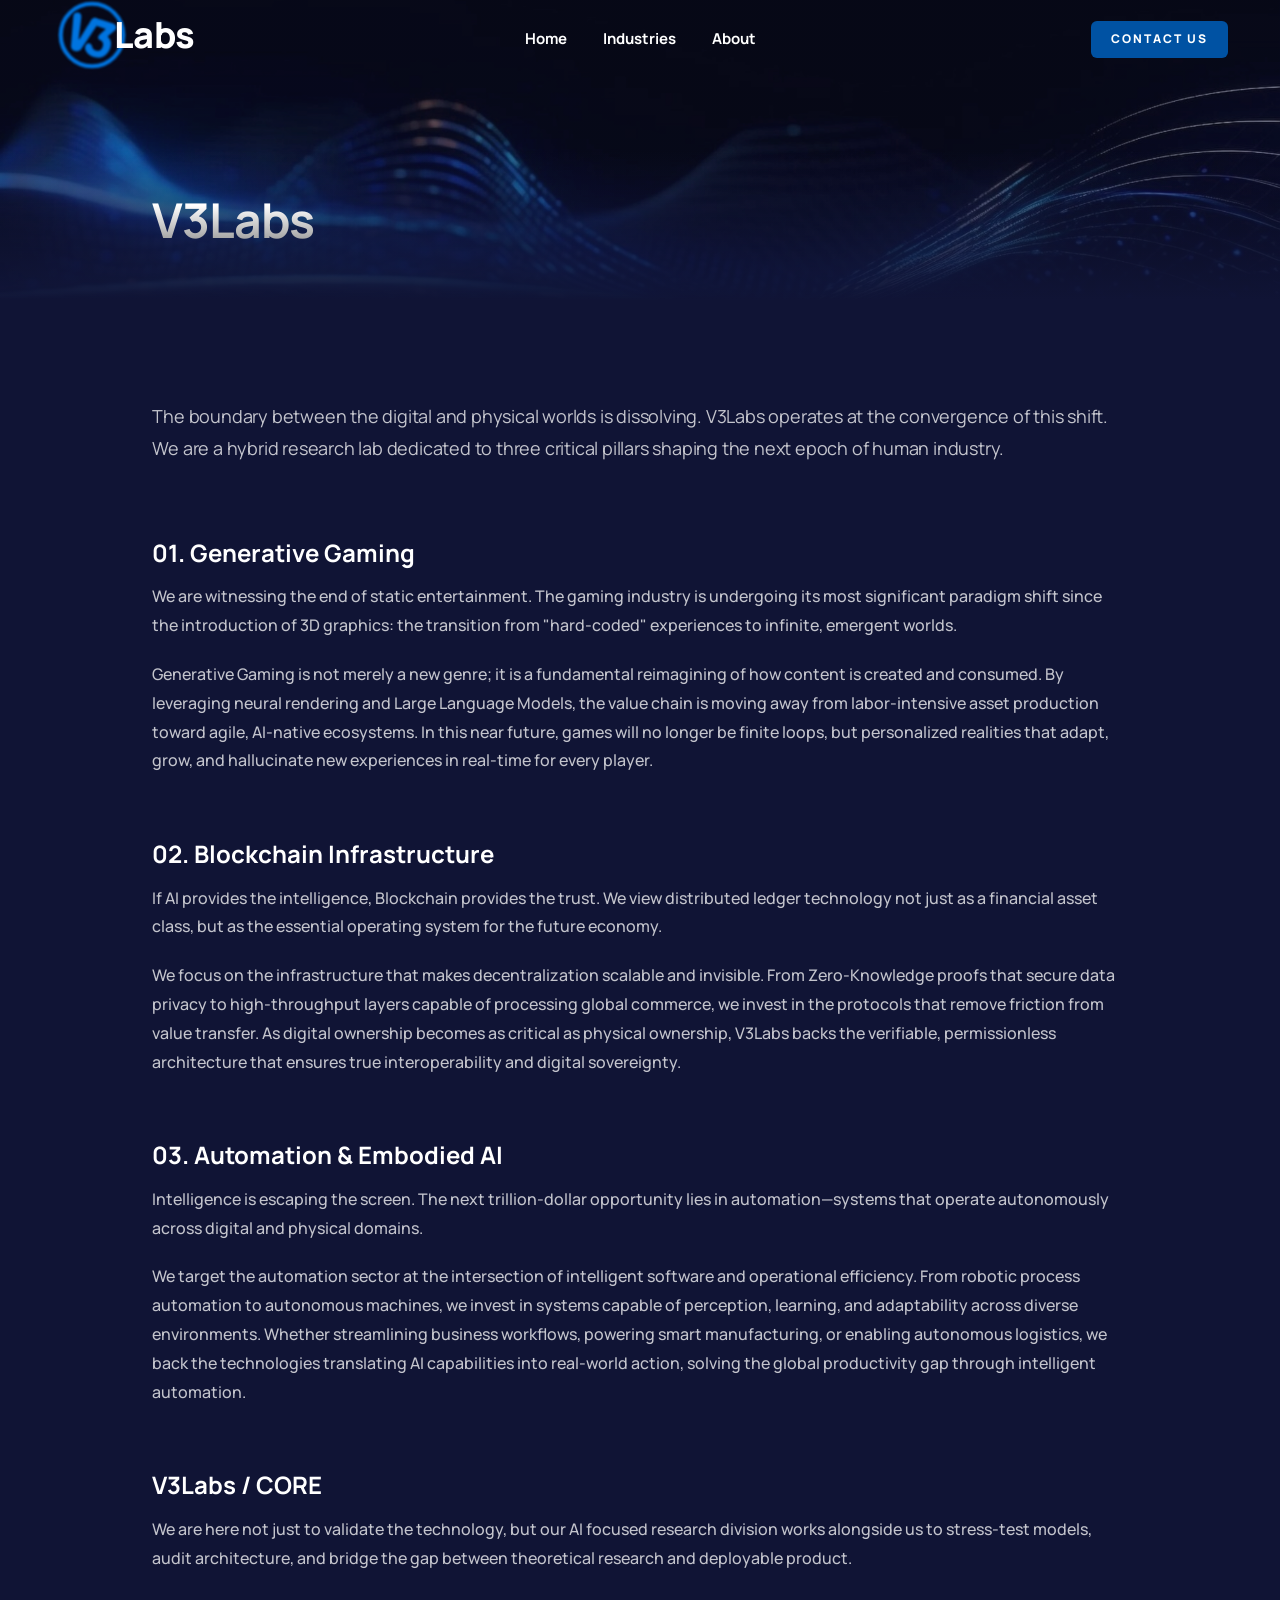
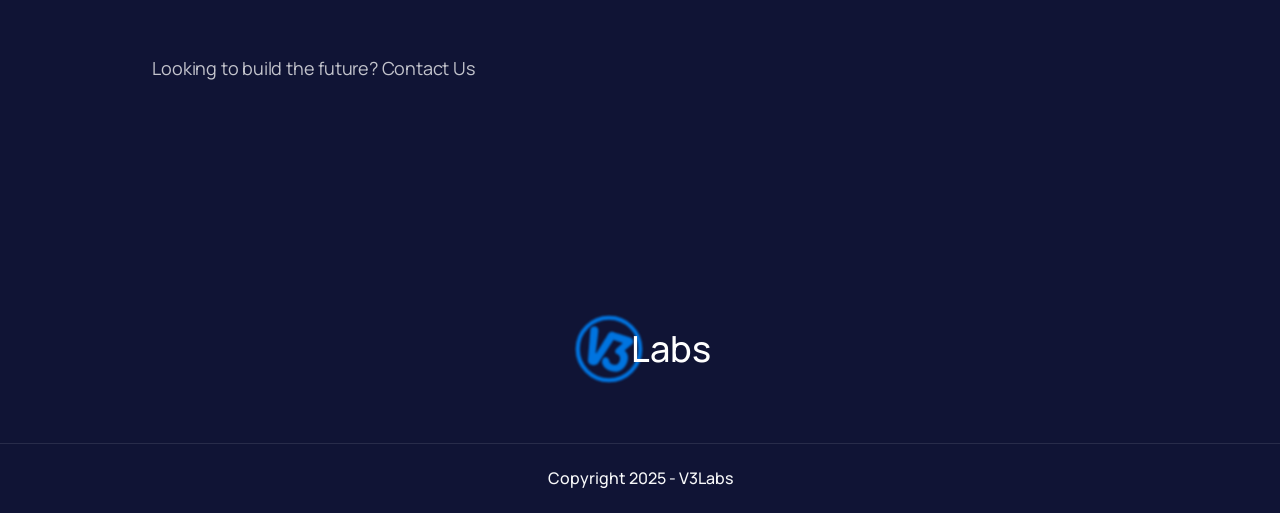
<file: about.html>
<!DOCTYPE html>
<html lang="en">

<head>
    <title>V3Labs - AI Event, Conference and Meetup Website Template</title>
    <link rel="icon" href="images/icon.webp" type="image/gif" sizes="16x16">
    <meta content="text/html;charset=utf-8" http-equiv="Content-Type">
    <meta content="width=device-width, initial-scale=1.0" name="viewport" >
    <meta content="V3Labs" name="description" >
    <meta content="" name="keywords" >
    <meta content="" name="author" >
    <!-- CSS Files
    ================================================== -->
    <link href="css/bootstrap.min.css" rel="stylesheet" type="text/css" id="bootstrap">
    <link href="css/vendors.css" rel="stylesheet" type="text/css" >
    <link href="css/style.css" rel="stylesheet" type="text/css" >
    <!-- color scheme -->
    <link id="colors" href="css/colors/scheme-01.css" rel="stylesheet" type="text/css" >

</head>

<body class="dark-scheme section-dark">

    <div id="wrapper">

        <div class="float-text show-on-scroll">
            <span><a href="#">Scroll to top</a></span>
        </div>
        <div class="scrollbar-v show-on-scroll"></div>

        <!-- page preloader begin -->
        <div id="de-loader"></div>
        <!-- page preloader close -->

        <header class="transparent">
            <div class="container">
                <div class="row">
                    <div class="col-md-12">
                        <div class="de-flex">
                            <div class="de-flex-col">
                                <!-- logo begin -->
                                <div id="logo">
                                    <a href="index.html" class="logo-text" style="display: inline-flex; align-items: center; gap: 0;">
                                        <svg class="logo-svg" width="80" height="70" viewBox="0 -34 254 254" style="overflow: visible;" fill="none" xmlns="http://www.w3.org/2000/svg">
                                            <g filter="url(#filter0_f_0_1)"><circle cx="127" cy="93" r="113.5" stroke="#0074E0" stroke-width="15"/></g>
                                            <g filter="url(#filter1_f_0_1)"><path d="M141.826 31.498C143.63 32.0579 145.263 32.9056 146.726 34.0411C148.189 35.1767 149.359 36.4596 150.236 37.89C151.175 39.3397 151.759 40.9176 151.987 42.6235C152.238 44.2681 152.071 45.9197 151.489 47.5782C151.209 48.3768 150.877 49.1254 150.494 49.8239C150.195 50.4803 149.886 51.0657 149.567 51.5799C149.144 52.1977 148.783 52.733 148.486 53.1859C138.501 68.2747 128.21 83.6435 117.615 99.2922C107.04 114.88 96.7712 130.187 86.8073 145.214C85.1415 147.013 83.251 148.47 81.136 149.585C79.3343 150.592 77.1716 151.351 74.6479 151.862C72.208 152.331 69.4336 152.082 66.3248 151.117L63.3403 150.19C60.2315 149.225 57.8142 147.861 56.0884 146.099C54.3841 144.276 53.1271 142.455 52.3174 140.637C51.3236 138.557 50.7581 136.337 50.6208 133.979L59.3261 25.5019C59.3121 24.9525 59.3615 24.3207 59.4744 23.6063C59.5948 22.2812 59.9245 20.8508 60.4636 19.3151C61.0458 17.6565 61.9269 16.2269 63.1068 15.0264C64.3705 13.7838 65.8073 12.8334 67.4174 12.1752C69.0275 11.517 70.7798 11.1414 72.6742 11.0483C74.5686 10.9553 76.4795 11.208 78.407 11.8065C81.3914 12.7331 83.5588 14.1214 84.909 15.9713C86.3215 17.8404 87.2758 19.7377 87.7722 21.6631C88.3066 23.8727 88.4439 26.2316 88.184 28.7397C87.8951 31.9199 87.5281 35.5188 87.0832 39.5363C86.6598 43.4923 86.1826 47.6019 85.6514 51.8651C85.1202 56.1282 84.5567 60.4836 83.9608 64.931C83.4486 69.3364 82.9174 73.5996 82.3672 77.7206C81.1032 87.4106 79.7637 97.3156 78.3488 107.436L81.3332 108.362C86.7896 99.4971 92.1084 90.8276 97.2894 82.3539C99.4563 78.7348 101.697 75.0025 104.013 71.157C106.412 67.2694 108.747 63.4643 111.019 59.7417C113.291 56.0191 115.478 52.4404 117.581 49.0056C119.704 45.5094 121.594 42.3835 123.251 39.6279C124.692 37.4867 126.327 35.678 128.155 34.2019C129.773 32.933 131.71 31.9334 133.966 31.2033C136.222 30.4731 138.842 30.5714 141.826 31.498Z" fill="#0074E0"/></g>
                                            <g filter="url(#filter2_f_0_1)"><path d="M176.319 72.4705L176.799 71.1904L152.7 63.1957C150.599 62.4988 148.451 61.6491 146.256 60.6468C144.123 59.665 142.29 58.4399 140.756 56.9715C139.222 55.5032 138.158 53.7106 137.562 51.5938C137.028 49.4975 137.31 46.9863 138.407 44.0603C139.482 41.1953 140.915 39.1346 142.706 37.8782C144.582 36.5814 146.607 35.8138 148.781 35.5753C150.955 35.3369 153.2 35.4648 155.516 35.9589C157.893 36.4735 160.133 37.0793 162.234 37.7763L203.573 51.4903C206.045 52.3102 208.09 53.4342 209.708 54.8621C211.388 56.3105 212.626 57.9205 213.42 59.6921C214.3 61.4232 214.759 63.2549 214.799 65.1872C214.838 67.1195 214.527 68.9695 213.864 70.7373C213.475 71.7736 213.005 72.7486 212.454 73.6625C211.964 74.5968 211.27 75.4289 210.371 76.1588L183.399 98.055C185.807 100.156 188.005 102.633 189.992 105.486C192.002 108.277 193.509 111.485 194.513 115.108C195.578 118.751 195.974 122.789 195.701 127.223C195.513 131.615 194.447 136.402 192.503 141.584C190.309 147.436 187.705 152.432 184.693 156.574C181.765 160.675 178.591 164.043 175.171 166.678C171.813 169.334 168.247 171.338 164.474 172.691C160.785 174.003 157.041 174.817 153.24 175.133C149.501 175.469 145.787 175.368 142.098 174.83C138.409 174.291 134.896 173.469 131.559 172.362C129.026 171.521 126.398 170.375 123.677 168.924C120.955 167.473 118.337 165.748 115.821 163.748C113.368 161.769 111.087 159.607 108.978 157.262C106.954 154.877 105.312 152.31 104.05 149.561C102.788 146.812 102.019 143.953 101.744 140.983C101.53 138.033 102.006 135.004 103.172 131.895C103.743 130.371 104.497 129.01 105.432 127.812C106.391 126.554 107.497 125.55 108.751 124.801C110.089 124.011 111.552 123.537 113.14 123.378C114.751 123.159 116.515 123.367 118.43 124.002C120.964 124.842 123.049 126.322 124.686 128.442C126.384 130.582 127.427 133.361 127.812 136.779C127.932 137.572 128.202 138.519 128.623 139.618C129.107 140.738 129.829 141.869 130.79 143.01C131.814 144.172 133.118 145.325 134.705 146.468C136.314 147.55 138.292 148.481 140.64 149.26C144.224 150.449 147.365 150.874 150.063 150.535C152.846 150.156 155.26 149.277 157.305 147.899C159.35 146.522 161.055 144.757 162.418 142.604C163.843 140.472 165.001 138.218 165.892 135.84C166.921 133.097 167.407 130.414 167.348 127.79C167.29 125.166 166.778 122.734 165.812 120.494C164.907 118.275 163.607 116.37 161.91 114.779C160.299 113.148 158.442 111.984 156.342 111.287C153.375 110.303 151.297 108.619 150.106 106.237C148.916 103.854 148.892 101.138 150.035 98.0906C150.515 96.8105 151.288 95.4905 152.354 94.1305C153.443 92.7096 154.909 91.2083 156.753 89.6266L176.319 72.4705Z" fill="#0074E0"/></g>
                                            <defs><filter id="filter0_f_0_1" x="0" y="-34" width="254" height="254" filterUnits="userSpaceOnUse" color-interpolation-filters="sRGB"><feFlood flood-opacity="0" result="BackgroundImageFix"/><feBlend mode="normal" in="SourceGraphic" in2="BackgroundImageFix" result="shape"/><feGaussianBlur stdDeviation="3" result="effect1_foregroundBlur_0_1"/></filter><filter id="filter1_f_0_1" x="13.3197" y="1.52063" width="148.31" height="169.265" filterUnits="userSpaceOnUse" color-interpolation-filters="sRGB"><feFlood flood-opacity="0" result="BackgroundImageFix"/><feBlend mode="normal" in="SourceGraphic" in2="BackgroundImageFix" result="shape"/><feGaussianBlur stdDeviation="3" result="effect1_foregroundBlur_0_1"/></filter><filter id="filter2_f_0_1" x="86.8151" y="24.7656" width="142.964" height="168.171" filterUnits="userSpaceOnUse" color-interpolation-filters="sRGB"><feFlood flood-opacity="0" result="BackgroundImageFix"/><feBlend mode="normal" in="SourceGraphic" in2="BackgroundImageFix" result="shape"/><feGaussianBlur stdDeviation="3" result="effect1_foregroundBlur_0_1"/></filter></defs>
                                        </svg>
                                        <span style="font-size: 36px; margin-left: -18px;">Labs</span>
                                    </a>
                                </div>
                                <!-- logo close -->
                            </div>

                            <div class="de-flex-col">
                                <div class="de-flex-col header-col-mid">
                                    <ul id="mainmenu">
                                        <li><a class="menu-item" href="index.html">Home</a></li>
                                        <li><a class="menu-item" href="index.html#section-why-attend">Industries</a></li>

                                        <li><a class="menu-item active" href="about.html">About</a></li>
                                    </ul>
                                </div>
                            </div>

                            <div class="de-flex-col">
                                <a class="btn-main fx-slide w-100" href="contact.html"><span>Contact Us</span></a>

                                <div class="menu_side_area">
                                    <span id="menu-btn"></span>
                                </div>
                            </div>
                        </div>
                    </div>
                </div>
            </div>
        </header>

        <section id="section-hero" class="section-dark no-top no-bottom text-light jarallax relative jarallax" style="min-height: 300px;">
            <img src="images/background/3.webp" class="jarallax-img" alt="">
            <div class="gradient-edge-bottom h-50"></div>
            <div class="sw-overlay op-5"></div>
            <div class="abs bottom-10 z-2 w-100">
                <div class="container">
                    <div class="row justify-content-center align-items-center">
                        <div class="col-lg-10">
                            <h1 class="text-start fs-48 fs-sm-10vw wow fadeIn" data-wow-delay=".6s">
                                V3Labs
                            </h1>
                        </div>
                    </div>
                </div>
            </div>
        </section>
        
        <section>
            <div class="container">
                <div class="row g-4 justify-content-center">
                    <div class="col-lg-10">
                        <div class="blog-read">

                            <div class="post-text">

                                <p class="lead">The boundary between the digital and physical worlds is dissolving. V3Labs operates at the convergence of this shift. We are a hybrid research lab dedicated to three critical pillars shaping the next epoch of human industry.</p>

                                <div class="spacer-single"></div>

                                <h4>01. Generative Gaming</h4>
                                <p>We are witnessing the end of static entertainment. The gaming industry is undergoing its most significant paradigm shift since the introduction of 3D graphics: the transition from "hard-coded" experiences to infinite, emergent worlds.</p>

                                <p>Generative Gaming is not merely a new genre; it is a fundamental reimagining of how content is created and consumed. By leveraging neural rendering and Large Language Models, the value chain is moving away from labor-intensive asset production toward agile, AI-native ecosystems. In this near future, games will no longer be finite loops, but personalized realities that adapt, grow, and hallucinate new experiences in real-time for every player.</p>

                                <div class="spacer-single"></div>

                                <h4>02. Blockchain Infrastructure</h4>
                                <p>If AI provides the intelligence, Blockchain provides the trust. We view distributed ledger technology not just as a financial asset class, but as the essential operating system for the future economy.</p>

                                <p>We focus on the infrastructure that makes decentralization scalable and invisible. From Zero-Knowledge proofs that secure data privacy to high-throughput layers capable of processing global commerce, we invest in the protocols that remove friction from value transfer. As digital ownership becomes as critical as physical ownership, V3Labs backs the verifiable, permissionless architecture that ensures true interoperability and digital sovereignty.</p>

                                <div class="spacer-single"></div>

                                <h4>03. Automation &amp; Embodied AI</h4>
                                <p>Intelligence is escaping the screen. The next trillion-dollar opportunity lies in automation—systems that operate autonomously across digital and physical domains.</p>

                                <p>We target the automation sector at the intersection of intelligent software and operational efficiency. From robotic process automation to autonomous machines, we invest in systems capable of perception, learning, and adaptability across diverse environments. Whether streamlining business workflows, powering smart manufacturing, or enabling autonomous logistics, we back the technologies translating AI capabilities into real-world action, solving the global productivity gap through intelligent automation.</p>

                                <div class="spacer-single"></div>

                                <h4>V3Labs / CORE</h4>
                                <p>We are here not just to validate the technology, but our AI focused research division works alongside us to stress-test models, audit architecture, and bridge the gap between theoretical research and deployable product.</p>

                                <div class="spacer-double"></div>

                                <p class="lead">Looking to build the future? <a href="contact.html" class="id-color">Contact Us</a></p>

                            </div>

                        </div>

                    </div>

                </div>
            </div>
        </section>

    </div>

    <!-- footer begin -->
    <footer class="text-light section-dark">
        <div class="container">
            <div class="row g-4 align-items-center">
                <div class="col-md-12">
                    <div class="d-flex flex-column align-items-center justify-content-center text-center">

                        <div>
                            <a href="index.html" class="logo-text" style="display: inline-flex; align-items: center; gap: 0; justify-content: center;">
                                <svg class="logo-svg" width="80" height="70" viewBox="0 -34 254 254" style="overflow: visible;" fill="none" xmlns="http://www.w3.org/2000/svg">
                                    <g filter="url(#filter0_f_footer)"><circle cx="127" cy="93" r="113.5" stroke="#0074E0" stroke-width="15"/></g>
                                    <g filter="url(#filter1_f_footer)"><path d="M141.826 31.498C143.63 32.0579 145.263 32.9056 146.726 34.0411C148.189 35.1767 149.359 36.4596 150.236 37.89C151.175 39.3397 151.759 40.9176 151.987 42.6235C152.238 44.2681 152.071 45.9197 151.489 47.5782C151.209 48.3768 150.877 49.1254 150.494 49.8239C150.195 50.4803 149.886 51.0657 149.567 51.5799C149.144 52.1977 148.783 52.733 148.486 53.1859C138.501 68.2747 128.21 83.6435 117.615 99.2922C107.04 114.88 96.7712 130.187 86.8073 145.214C85.1415 147.013 83.251 148.47 81.136 149.585C79.3343 150.592 77.1716 151.351 74.6479 151.862C72.208 152.331 69.4336 152.082 66.3248 151.117L63.3403 150.19C60.2315 149.225 57.8142 147.861 56.0884 146.099C54.3841 144.276 53.1271 142.455 52.3174 140.637C51.3236 138.557 50.7581 136.337 50.6208 133.979L59.3261 25.5019C59.3121 24.9525 59.3615 24.3207 59.4744 23.6063C59.5948 22.2812 59.9245 20.8508 60.4636 19.3151C61.0458 17.6565 61.9269 16.2269 63.1068 15.0264C64.3705 13.7838 65.8073 12.8334 67.4174 12.1752C69.0275 11.517 70.7798 11.1414 72.6742 11.0483C74.5686 10.9553 76.4795 11.208 78.407 11.8065C81.3914 12.7331 83.5588 14.1214 84.909 15.9713C86.3215 17.8404 87.2758 19.7377 87.7722 21.6631C88.3066 23.8727 88.4439 26.2316 88.184 28.7397C87.8951 31.9199 87.5281 35.5188 87.0832 39.5363C86.6598 43.4923 86.1826 47.6019 85.6514 51.8651C85.1202 56.1282 84.5567 60.4836 83.9608 64.931C83.4486 69.3364 82.9174 73.5996 82.3672 77.7206C81.1032 87.4106 79.7637 97.3156 78.3488 107.436L81.3332 108.362C86.7896 99.4971 92.1084 90.8276 97.2894 82.3539C99.4563 78.7348 101.697 75.0025 104.013 71.157C106.412 67.2694 108.747 63.4643 111.019 59.7417C113.291 56.0191 115.478 52.4404 117.581 49.0056C119.704 45.5094 121.594 42.3835 123.251 39.6279C124.692 37.4867 126.327 35.678 128.155 34.2019C129.773 32.933 131.71 31.9334 133.966 31.2033C136.222 30.4731 138.842 30.5714 141.826 31.498Z" fill="#0074E0"/></g>
                                    <g filter="url(#filter2_f_footer)"><path d="M176.319 72.4705L176.799 71.1904L152.7 63.1957C150.599 62.4988 148.451 61.6491 146.256 60.6468C144.123 59.665 142.29 58.4399 140.756 56.9715C139.222 55.5032 138.158 53.7106 137.562 51.5938C137.028 49.4975 137.31 46.9863 138.407 44.0603C139.482 41.1953 140.915 39.1346 142.706 37.8782C144.582 36.5814 146.607 35.8138 148.781 35.5753C150.955 35.3369 153.2 35.4648 155.516 35.9589C157.893 36.4735 160.133 37.0793 162.234 37.7763L203.573 51.4903C206.045 52.3102 208.09 53.4342 209.708 54.8621C211.388 56.3105 212.626 57.9205 213.42 59.6921C214.3 61.4232 214.759 63.2549 214.799 65.1872C214.838 67.1195 214.527 68.9695 213.864 70.7373C213.475 71.7736 213.005 72.7486 212.454 73.6625C211.964 74.5968 211.27 75.4289 210.371 76.1588L183.399 98.055C185.807 100.156 188.005 102.633 189.992 105.486C192.002 108.277 193.509 111.485 194.513 115.108C195.578 118.751 195.974 122.789 195.701 127.223C195.513 131.615 194.447 136.402 192.503 141.584C190.309 147.436 187.705 152.432 184.693 156.574C181.765 160.675 178.591 164.043 175.171 166.678C171.813 169.334 168.247 171.338 164.474 172.691C160.785 174.003 157.041 174.817 153.24 175.133C149.501 175.469 145.787 175.368 142.098 174.83C138.409 174.291 134.896 173.469 131.559 172.362C129.026 171.521 126.398 170.375 123.677 168.924C120.955 167.473 118.337 165.748 115.821 163.748C113.368 161.769 111.087 159.607 108.978 157.262C106.954 154.877 105.312 152.31 104.05 149.561C102.788 146.812 102.019 143.953 101.744 140.983C101.53 138.033 102.006 135.004 103.172 131.895C103.743 130.371 104.497 129.01 105.432 127.812C106.391 126.554 107.497 125.55 108.751 124.801C110.089 124.011 111.552 123.537 113.14 123.378C114.751 123.159 116.515 123.367 118.43 124.002C120.964 124.842 123.049 126.322 124.686 128.442C126.384 130.582 127.427 133.361 127.812 136.779C127.932 137.572 128.202 138.519 128.623 139.618C129.107 140.738 129.829 141.869 130.79 143.01C131.814 144.172 133.118 145.325 134.705 146.468C136.314 147.55 138.292 148.481 140.64 149.26C144.224 150.449 147.365 150.874 150.063 150.535C152.846 150.156 155.26 149.277 157.305 147.899C159.35 146.522 161.055 144.757 162.418 142.604C163.843 140.472 165.001 138.218 165.892 135.84C166.921 133.097 167.407 130.414 167.348 127.79C167.29 125.166 166.778 122.734 165.812 120.494C164.907 118.275 163.607 116.37 161.91 114.779C160.299 113.148 158.442 111.984 156.342 111.287C153.375 110.303 151.297 108.619 150.106 106.237C148.916 103.854 148.892 101.138 150.035 98.0906C150.515 96.8105 151.288 95.4905 152.354 94.1305C153.443 92.7096 154.909 91.2083 156.753 89.6266L176.319 72.4705Z" fill="#0074E0"/></g>
                                    <defs><filter id="filter0_f_footer" x="0" y="-34" width="254" height="254" filterUnits="userSpaceOnUse" color-interpolation-filters="sRGB"><feFlood flood-opacity="0" result="BackgroundImageFix"/><feBlend mode="normal" in="SourceGraphic" in2="BackgroundImageFix" result="shape"/><feGaussianBlur stdDeviation="3" result="effect1_foregroundBlur_0_1"/></filter><filter id="filter1_f_footer" x="13.3197" y="1.52063" width="148.31" height="169.265" filterUnits="userSpaceOnUse" color-interpolation-filters="sRGB"><feFlood flood-opacity="0" result="BackgroundImageFix"/><feBlend mode="normal" in="SourceGraphic" in2="BackgroundImageFix" result="shape"/><feGaussianBlur stdDeviation="3" result="effect1_foregroundBlur_0_1"/></filter><filter id="filter2_f_footer" x="86.8151" y="24.7656" width="142.964" height="168.171" filterUnits="userSpaceOnUse" color-interpolation-filters="sRGB"><feFlood flood-opacity="0" result="BackgroundImageFix"/><feBlend mode="normal" in="SourceGraphic" in2="BackgroundImageFix" result="shape"/><feGaussianBlur stdDeviation="3" result="effect1_foregroundBlur_0_1"/></filter></defs>
                                </svg>
                                <span style="font-size: 36px; margin-left: -18px; color: white;">Labs</span>
                            </a>

                        </div>

                    </div>
                </div>
            </div>
        </div>
        <div class="subfooter">
            <div class="container">
                <div class="row">
                    <div class="col-md-12 text-center">
                        Copyright 2025 - V3Labs
                    </div>
                </div>
            </div>
        </div>
    </footer>
    <!-- footer end -->
    
    <!-- Javascript Files
    ================================================== -->
    <script src="js/vendors.js"></script>
    <script src="js/designesia.js"></script>
    <script src="js/countdown-custom.js"></script>
    <script src="js/custom-marquee.js"></script>

</body>

</html>
</file>
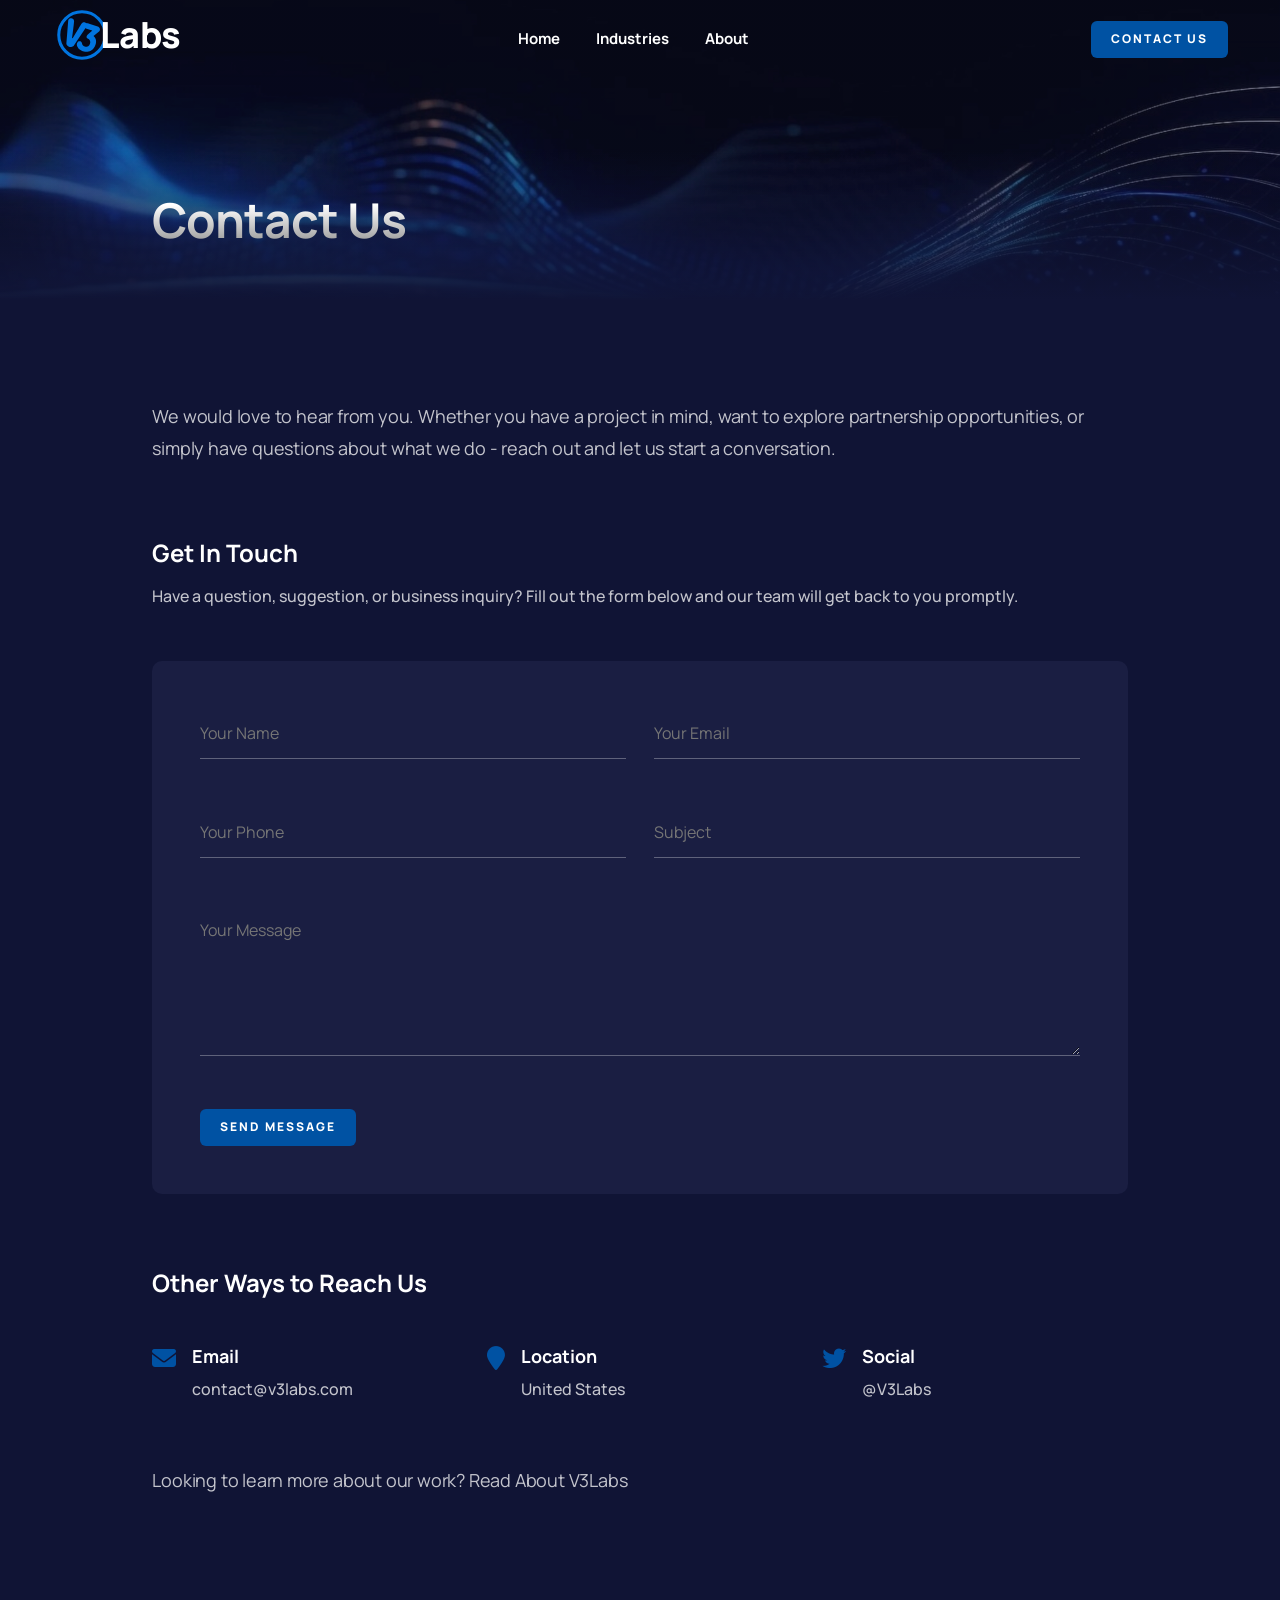
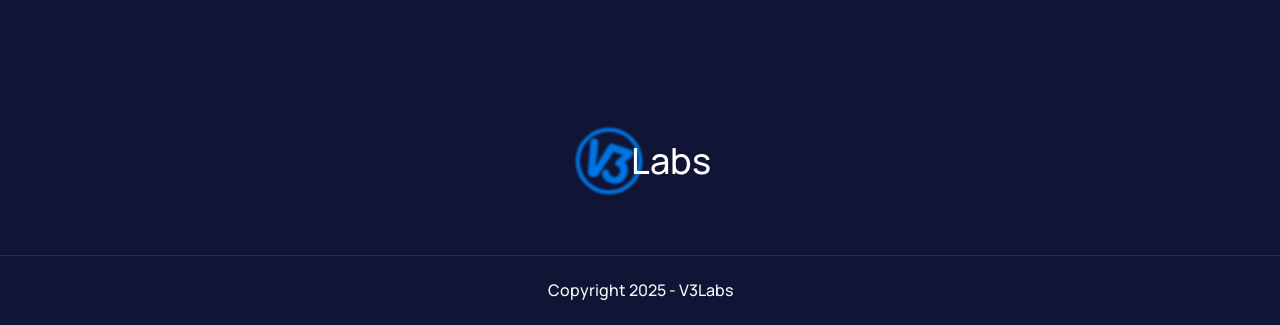
<file: contact.html>
<!DOCTYPE html>
<html lang="en">

<head>
    <title>V3Labs - Contact Us</title>
    <link rel="icon" href="images/icon.webp" type="image/gif" sizes="16x16">
    <meta content="text/html;charset=utf-8" http-equiv="Content-Type">
    <meta content="width=device-width, initial-scale=1.0" name="viewport" >
    <meta content="V3Labs" name="description" >
    <meta content="" name="keywords" >
    <meta content="" name="author" >
    <!-- CSS Files
    ================================================== -->
    <link href="css/bootstrap.min.css" rel="stylesheet" type="text/css" id="bootstrap">
    <link href="css/vendors.css" rel="stylesheet" type="text/css" >
    <link href="css/style.css" rel="stylesheet" type="text/css" >
    <!-- color scheme -->
    <link id="colors" href="css/colors/scheme-01.css" rel="stylesheet" type="text/css" >

</head>

<body class="dark-scheme section-dark">

    <div id="wrapper">

        <div class="float-text show-on-scroll">
            <span><a href="#">Scroll to top</a></span>
        </div>
        <div class="scrollbar-v show-on-scroll"></div>

        <!-- page preloader begin -->
        <div id="de-loader"></div>
        <!-- page preloader close -->

        <header class="transparent">
            <div class="container">
                <div class="row">
                    <div class="col-md-12">
                        <div class="de-flex">
                            <div class="de-flex-col">
                                <!-- logo begin -->
                                <div id="logo">
                                    <a href="index.html" class="logo-text" style="display: inline-flex; align-items: center; gap: 0;">
                                        <svg class="logo-svg" width="60" height="52" viewBox="0 -34 254 254" style="overflow: visible;" fill="none" xmlns="http://www.w3.org/2000/svg">
                                            <g filter="url(#filter0_f_0_1)"><circle cx="127" cy="93" r="113.5" stroke="#0074E0" stroke-width="15"/></g>
                                            <g filter="url(#filter1_f_0_1)"><path d="M141.826 31.498C143.63 32.0579 145.263 32.9056 146.726 34.0411C148.189 35.1767 149.359 36.4596 150.236 37.89C151.175 39.3397 151.759 40.9176 151.987 42.6235C152.238 44.2681 152.071 45.9197 151.489 47.5782C151.209 48.3768 150.877 49.1254 150.494 49.8239C150.195 50.4803 149.886 51.0657 149.567 51.5799C149.144 52.1977 148.783 52.733 148.486 53.1859C138.501 68.2747 128.21 83.6435 117.615 99.2922C107.04 114.88 96.7712 130.187 86.8073 145.214C85.1415 147.013 83.251 148.47 81.136 149.585C79.3343 150.592 77.1716 151.351 74.6479 151.862C72.208 152.331 69.4336 152.082 66.3248 151.117L63.3403 150.19C60.2315 149.225 57.8142 147.861 56.0884 146.099C54.3841 144.276 53.1271 142.455 52.3174 140.637C51.3236 138.557 50.7581 136.337 50.6208 133.979L59.3261 25.5019C59.3121 24.9525 59.3615 24.3207 59.4744 23.6063C59.5948 22.2812 59.9245 20.8508 60.4636 19.3151C61.0458 17.6565 61.9269 16.2269 63.1068 15.0264C64.3705 13.7838 65.8073 12.8334 67.4174 12.1752C69.0275 11.517 70.7798 11.1414 72.6742 11.0483C74.5686 10.9553 76.4795 11.208 78.407 11.8065C81.3914 12.7331 83.5588 14.1214 84.909 15.9713C86.3215 17.8404 87.2758 19.7377 87.7722 21.6631C88.3066 23.8727 88.4439 26.2316 88.184 28.7397C87.8951 31.9199 87.5281 35.5188 87.0832 39.5363C86.6598 43.4923 86.1826 47.6019 85.6514 51.8651C85.1202 56.1282 84.5567 60.4836 83.9608 64.931C83.4486 69.3364 82.9174 73.5996 82.3672 77.7206C81.1032 87.4106 79.7637 97.3156 78.3488 107.436L81.3332 108.362C86.7896 99.4971 92.1084 90.8276 97.2894 82.3539C99.4563 78.7348 101.697 75.0025 104.013 71.157C106.412 67.2694 108.747 63.4643 111.019 59.7417C113.291 56.0191 115.478 52.4404 117.581 49.0056C119.704 45.5094 121.594 42.3835 123.251 39.6279C124.692 37.4867 126.327 35.678 128.155 34.2019C129.773 32.933 131.71 31.9334 133.966 31.2033C136.222 30.4731 138.842 30.5714 141.826 31.498Z" fill="#0074E0"/></g>
                                            <g filter="url(#filter2_f_0_1)"><path d="M176.319 72.4705L176.799 71.1904L152.7 63.1957C150.599 62.4988 148.451 61.6491 146.256 60.6468C144.123 59.665 142.29 58.4399 140.756 56.9715C139.222 55.5032 138.158 53.7106 137.562 51.5938C137.028 49.4975 137.31 46.9863 138.407 44.0603C139.482 41.1953 140.915 39.1346 142.706 37.8782C144.582 36.5814 146.607 35.8138 148.781 35.5753C150.955 35.3369 153.2 35.4648 155.516 35.9589C157.893 36.4735 160.133 37.0793 162.234 37.7763L203.573 51.4903C206.045 52.3102 208.09 53.4342 209.708 54.8621C211.388 56.3105 212.626 57.9205 213.42 59.6921C214.3 61.4232 214.759 63.2549 214.799 65.1872C214.838 67.1195 214.527 68.9695 213.864 70.7373C213.475 71.7736 213.005 72.7486 212.454 73.6625C211.964 74.5968 211.27 75.4289 210.371 76.1588L183.399 98.055C185.807 100.156 188.005 102.633 189.992 105.486C192.002 108.277 193.509 111.485 194.513 115.108C195.578 118.751 195.974 122.789 195.701 127.223C195.513 131.615 194.447 136.402 192.503 141.584C190.309 147.436 187.705 152.432 184.693 156.574C181.765 160.675 178.591 164.043 175.171 166.678C171.813 169.334 168.247 171.338 164.474 172.691C160.785 174.003 157.041 174.817 153.24 175.133C149.501 175.469 145.787 175.368 142.098 174.83C138.409 174.291 134.896 173.469 131.559 172.362C129.026 171.521 126.398 170.375 123.677 168.924C120.955 167.473 118.337 165.748 115.821 163.748C113.368 161.769 111.087 159.607 108.978 157.262C106.954 154.877 105.312 152.31 104.05 149.561C102.788 146.812 102.019 143.953 101.744 140.983C101.53 138.033 102.006 135.004 103.172 131.895C103.743 130.371 104.497 129.01 105.432 127.812C106.391 126.554 107.497 125.55 108.751 124.801C110.089 124.011 111.552 123.537 113.14 123.378C114.751 123.159 116.515 123.367 118.43 124.002C120.964 124.842 123.049 126.322 124.686 128.442C126.384 130.582 127.427 133.361 127.812 136.779C127.932 137.572 128.202 138.519 128.623 139.618C129.107 140.738 129.829 141.869 130.79 143.01C131.814 144.172 133.118 145.325 134.705 146.468C136.314 147.55 138.292 148.481 140.64 149.26C144.224 150.449 147.365 150.874 150.063 150.535C152.846 150.156 155.26 149.277 157.305 147.899C159.35 146.522 161.055 144.757 162.418 142.604C163.843 140.472 165.001 138.218 165.892 135.84C166.921 133.097 167.407 130.414 167.348 127.79C167.29 125.166 166.778 122.734 165.812 120.494C164.907 118.275 163.607 116.37 161.91 114.779C160.299 113.148 158.442 111.984 156.342 111.287C153.375 110.303 151.297 108.619 150.106 106.237C148.916 103.854 148.892 101.138 150.035 98.0906C150.515 96.8105 151.288 95.4905 152.354 94.1305C153.443 92.7096 154.909 91.2083 156.753 89.6266L176.319 72.4705Z" fill="#0074E0"/></g>
                                            <defs><filter id="filter0_f_0_1" x="0" y="-34" width="254" height="254" filterUnits="userSpaceOnUse" color-interpolation-filters="sRGB"><feFlood flood-opacity="0" result="BackgroundImageFix"/><feBlend mode="normal" in="SourceGraphic" in2="BackgroundImageFix" result="shape"/><feGaussianBlur stdDeviation="3" result="effect1_foregroundBlur_0_1"/></filter><filter id="filter1_f_0_1" x="13.3197" y="1.52063" width="148.31" height="169.265" filterUnits="userSpaceOnUse" color-interpolation-filters="sRGB"><feFlood flood-opacity="0" result="BackgroundImageFix"/><feBlend mode="normal" in="SourceGraphic" in2="BackgroundImageFix" result="shape"/><feGaussianBlur stdDeviation="3" result="effect1_foregroundBlur_0_1"/></filter><filter id="filter2_f_0_1" x="86.8151" y="24.7656" width="142.964" height="168.171" filterUnits="userSpaceOnUse" color-interpolation-filters="sRGB"><feFlood flood-opacity="0" result="BackgroundImageFix"/><feBlend mode="normal" in="SourceGraphic" in2="BackgroundImageFix" result="shape"/><feGaussianBlur stdDeviation="3" result="effect1_foregroundBlur_0_1"/></filter></defs>
                                        </svg>
                                        <span style="font-size: 36px; margin-left: -12px;">Labs</span>
                                    </a>
                                </div>
                                <!-- logo close -->
                            </div>

                            <div class="de-flex-col">
                                <div class="de-flex-col header-col-mid">
                                    <ul id="mainmenu">
                                        <li><a class="menu-item" href="index.html">Home</a></li>
                                        <li><a class="menu-item" href="index.html#section-why-attend">Industries</a></li>
                                        <li><a class="menu-item" href="about.html">About</a></li>
                                    </ul>
                                </div>
                            </div>

                            <div class="de-flex-col">
                                <a class="btn-main fx-slide w-100 active" href="contact.html"><span>Contact Us</span></a>

                                <div class="menu_side_area">
                                    <span id="menu-btn"></span>
                                </div>
                            </div>
                        </div>
                    </div>
                </div>
            </div>
        </header>

        <section id="section-hero" class="section-dark no-top no-bottom text-light jarallax relative" style="min-height: 300px;">
            <img src="images/background/3.webp" class="jarallax-img" alt="">
            <div class="gradient-edge-bottom h-50"></div>
            <div class="sw-overlay op-5"></div>
            <div class="abs bottom-10 z-2 w-100">
                <div class="container">
                    <div class="row justify-content-center align-items-center">
                        <div class="col-lg-10">
                            <h1 class="text-start fs-48 fs-sm-10vw wow fadeIn" data-wow-delay=".6s">
                                Contact Us
                            </h1>
                        </div>
                    </div>
                </div>
            </div>
        </section>

        <section>
            <div class="container">
                <div class="row g-4 justify-content-center">
                    <div class="col-lg-10">
                        <div class="blog-read">
                            <div class="post-text">
                                <p class="lead">We would love to hear from you. Whether you have a project in mind, want to explore partnership opportunities, or simply have questions about what we do - reach out and let us start a conversation.</p>

                                <div class="spacer-single"></div>

                                <h4>Get In Touch</h4>
                                <p>Have a question, suggestion, or business inquiry? Fill out the form below and our team will get back to you promptly.</p>

                                <div class="spacer-single"></div>

                                <div class="bg-dark-2 rounded-1 p-4 p-md-5">
                                    <form name="contactForm" id="contact_form" method="post" action="#">
                                        <div class="row g-4">
                                            <div class="col-md-6">
                                                <div class="field-set">
                                                    <input type="text" name="name" id="name" class="form-underline" placeholder="Your Name" required>
                                                </div>
                                            </div>
                                            <div class="col-md-6">
                                                <div class="field-set">
                                                    <input type="text" name="email" id="email" class="form-underline" placeholder="Your Email" required>
                                                </div>
                                            </div>
                                            <div class="col-md-6">
                                                <div class="field-set">
                                                    <input type="text" name="phone" id="phone" class="form-underline" placeholder="Your Phone">
                                                </div>
                                            </div>
                                            <div class="col-md-6">
                                                <div class="field-set">
                                                    <input type="text" name="subject" id="subject" class="form-underline" placeholder="Subject">
                                                </div>
                                            </div>
                                            <div class="col-12">
                                                <div class="field-set">
                                                    <textarea name="message" id="message" class="form-underline" style="height: 150px;" placeholder="Your Message" required></textarea>
                                                </div>
                                            </div>
                                        </div>
                                        
                                        <div class="g-recaptcha mt-3" data-sitekey="6LdW03QgAAAAAJko8aINFd1eJUdHlpvT4vNKakj6"></div>
                                        <div id='submit' class="mt-4">
                                            <input type='submit' id='send_message' value='Send Message' class="btn-main">
                                        </div>

                                        <div id="success_message" class='success mt-3'>
                                            Your message has been sent successfully. We will get back to you soon.
                                        </div>
                                        <div id="error_message" class='error mt-3'>
                                            Sorry, there was an error sending your form. Please try again.
                                        </div>
                                    </form>
                                </div>

                                <div class="spacer-double"></div>

                                <h4>Other Ways to Reach Us</h4>

                                <div class="spacer-single"></div>

                                <div class="row g-4">
                                    <div class="col-md-4">
                                        <div class="d-flex align-items-start">
                                            <i class="fa fa-envelope id-color fs-24 me-3 mt-1"></i>
                                            <div>
                                                <h5 class="mb-1">Email</h5>
                                                <p class="mb-0">contact@v3labs.com</p>
                                            </div>
                                        </div>
                                    </div>
                                    <div class="col-md-4">
                                        <div class="d-flex align-items-start">
                                            <i class="fa fa-location-pin id-color fs-24 me-3 mt-1"></i>
                                            <div>
                                                <h5 class="mb-1">Location</h5>
                                                <p class="mb-0">United States</p>
                                            </div>
                                        </div>
                                    </div>
                                    <div class="col-md-4">
                                        <div class="d-flex align-items-start">
                                            <i class="fa-brands fa-twitter id-color fs-24 me-3 mt-1"></i>
                                            <div>
                                                <h5 class="mb-1">Social</h5>
                                                <p class="mb-0">@V3Labs</p>
                                            </div>
                                        </div>
                                    </div>
                                </div>

                                <div class="spacer-double"></div>

                                <p class="lead">Looking to learn more about our work? <a href="about.html" class="id-color">Read About V3Labs</a></p>
                            </div>
                        </div>
                    </div>
                </div>
            </div>
        </section>

    </div>

    <!-- footer begin -->
    <footer class="text-light section-dark">
        <div class="container">
            <div class="row g-4 align-items-center">
                <div class="col-md-12">
                    <div class="d-flex flex-column align-items-center justify-content-center text-center">

                        <div>
                            <a href="index.html" class="logo-text" style="display: inline-flex; align-items: center; gap: 0; justify-content: center;">
                                <svg class="logo-svg" width="80" height="70" viewBox="0 -34 254 254" style="overflow: visible;" fill="none" xmlns="http://www.w3.org/2000/svg">
                                    <g filter="url(#filter0_f_footer)"><circle cx="127" cy="93" r="113.5" stroke="#0074E0" stroke-width="15"/></g>
                                    <g filter="url(#filter1_f_footer)"><path d="M141.826 31.498C143.63 32.0579 145.263 32.9056 146.726 34.0411C148.189 35.1767 149.359 36.4596 150.236 37.89C151.175 39.3397 151.759 40.9176 151.987 42.6235C152.238 44.2681 152.071 45.9197 151.489 47.5782C151.209 48.3768 150.877 49.1254 150.494 49.8239C150.195 50.4803 149.886 51.0657 149.567 51.5799C149.144 52.1977 148.783 52.733 148.486 53.1859C138.501 68.2747 128.21 83.6435 117.615 99.2922C107.04 114.88 96.7712 130.187 86.8073 145.214C85.1415 147.013 83.251 148.47 81.136 149.585C79.3343 150.592 77.1716 151.351 74.6479 151.862C72.208 152.331 69.4336 152.082 66.3248 151.117L63.3403 150.19C60.2315 149.225 57.8142 147.861 56.0884 146.099C54.3841 144.276 53.1271 142.455 52.3174 140.637C51.3236 138.557 50.7581 136.337 50.6208 133.979L59.3261 25.5019C59.3121 24.9525 59.3615 24.3207 59.4744 23.6063C59.5948 22.2812 59.9245 20.8508 60.4636 19.3151C61.0458 17.6565 61.9269 16.2269 63.1068 15.0264C64.3705 13.7838 65.8073 12.8334 67.4174 12.1752C69.0275 11.517 70.7798 11.1414 72.6742 11.0483C74.5686 10.9553 76.4795 11.208 78.407 11.8065C81.3914 12.7331 83.5588 14.1214 84.909 15.9713C86.3215 17.8404 87.2758 19.7377 87.7722 21.6631C88.3066 23.8727 88.4439 26.2316 88.184 28.7397C87.8951 31.9199 87.5281 35.5188 87.0832 39.5363C86.6598 43.4923 86.1826 47.6019 85.6514 51.8651C85.1202 56.1282 84.5567 60.4836 83.9608 64.931C83.4486 69.3364 82.9174 73.5996 82.3672 77.7206C81.1032 87.4106 79.7637 97.3156 78.3488 107.436L81.3332 108.362C86.7896 99.4971 92.1084 90.8276 97.2894 82.3539C99.4563 78.7348 101.697 75.0025 104.013 71.157C106.412 67.2694 108.747 63.4643 111.019 59.7417C113.291 56.0191 115.478 52.4404 117.581 49.0056C119.704 45.5094 121.594 42.3835 123.251 39.6279C124.692 37.4867 126.327 35.678 128.155 34.2019C129.773 32.933 131.71 31.9334 133.966 31.2033C136.222 30.4731 138.842 30.5714 141.826 31.498Z" fill="#0074E0"/></g>
                                    <g filter="url(#filter2_f_footer)"><path d="M176.319 72.4705L176.799 71.1904L152.7 63.1957C150.599 62.4988 148.451 61.6491 146.256 60.6468C144.123 59.665 142.29 58.4399 140.756 56.9715C139.222 55.5032 138.158 53.7106 137.562 51.5938C137.028 49.4975 137.31 46.9863 138.407 44.0603C139.482 41.1953 140.915 39.1346 142.706 37.8782C144.582 36.5814 146.607 35.8138 148.781 35.5753C150.955 35.3369 153.2 35.4648 155.516 35.9589C157.893 36.4735 160.133 37.0793 162.234 37.7763L203.573 51.4903C206.045 52.3102 208.09 53.4342 209.708 54.8621C211.388 56.3105 212.626 57.9205 213.42 59.6921C214.3 61.4232 214.759 63.2549 214.799 65.1872C214.838 67.1195 214.527 68.9695 213.864 70.7373C213.475 71.7736 213.005 72.7486 212.454 73.6625C211.964 74.5968 211.27 75.4289 210.371 76.1588L183.399 98.055C185.807 100.156 188.005 102.633 189.992 105.486C192.002 108.277 193.509 111.485 194.513 115.108C195.578 118.751 195.974 122.789 195.701 127.223C195.513 131.615 194.447 136.402 192.503 141.584C190.309 147.436 187.705 152.432 184.693 156.574C181.765 160.675 178.591 164.043 175.171 166.678C171.813 169.334 168.247 171.338 164.474 172.691C160.785 174.003 157.041 174.817 153.24 175.133C149.501 175.469 145.787 175.368 142.098 174.83C138.409 174.291 134.896 173.469 131.559 172.362C129.026 171.521 126.398 170.375 123.677 168.924C120.955 167.473 118.337 165.748 115.821 163.748C113.368 161.769 111.087 159.607 108.978 157.262C106.954 154.877 105.312 152.31 104.05 149.561C102.788 146.812 102.019 143.953 101.744 140.983C101.53 138.033 102.006 135.004 103.172 131.895C103.743 130.371 104.497 129.01 105.432 127.812C106.391 126.554 107.497 125.55 108.751 124.801C110.089 124.011 111.552 123.537 113.14 123.378C114.751 123.159 116.515 123.367 118.43 124.002C120.964 124.842 123.049 126.322 124.686 128.442C126.384 130.582 127.427 133.361 127.812 136.779C127.932 137.572 128.202 138.519 128.623 139.618C129.107 140.738 129.829 141.869 130.79 143.01C131.814 144.172 133.118 145.325 134.705 146.468C136.314 147.55 138.292 148.481 140.64 149.26C144.224 150.449 147.365 150.874 150.063 150.535C152.846 150.156 155.26 149.277 157.305 147.899C159.35 146.522 161.055 144.757 162.418 142.604C163.843 140.472 165.001 138.218 165.892 135.84C166.921 133.097 167.407 130.414 167.348 127.79C167.29 125.166 166.778 122.734 165.812 120.494C164.907 118.275 163.607 116.37 161.91 114.779C160.299 113.148 158.442 111.984 156.342 111.287C153.375 110.303 151.297 108.619 150.106 106.237C148.916 103.854 148.892 101.138 150.035 98.0906C150.515 96.8105 151.288 95.4905 152.354 94.1305C153.443 92.7096 154.909 91.2083 156.753 89.6266L176.319 72.4705Z" fill="#0074E0"/></g>
                                    <defs><filter id="filter0_f_footer" x="0" y="-34" width="254" height="254" filterUnits="userSpaceOnUse" color-interpolation-filters="sRGB"><feFlood flood-opacity="0" result="BackgroundImageFix"/><feBlend mode="normal" in="SourceGraphic" in2="BackgroundImageFix" result="shape"/><feGaussianBlur stdDeviation="3" result="effect1_foregroundBlur_0_1"/></filter><filter id="filter1_f_footer" x="13.3197" y="1.52063" width="148.31" height="169.265" filterUnits="userSpaceOnUse" color-interpolation-filters="sRGB"><feFlood flood-opacity="0" result="BackgroundImageFix"/><feBlend mode="normal" in="SourceGraphic" in2="BackgroundImageFix" result="shape"/><feGaussianBlur stdDeviation="3" result="effect1_foregroundBlur_0_1"/></filter><filter id="filter2_f_footer" x="86.8151" y="24.7656" width="142.964" height="168.171" filterUnits="userSpaceOnUse" color-interpolation-filters="sRGB"><feFlood flood-opacity="0" result="BackgroundImageFix"/><feBlend mode="normal" in="SourceGraphic" in2="BackgroundImageFix" result="shape"/><feGaussianBlur stdDeviation="3" result="effect1_foregroundBlur_0_1"/></filter></defs>
                                </svg>
                                <span style="font-size: 36px; margin-left: -18px; color: white;">Labs</span>
                            </a>

                        </div>

                    </div>
                </div>
            </div>
        </div>
        <div class="subfooter">
            <div class="container">
                <div class="row">
                    <div class="col-md-12 text-center">
                        Copyright 2025 - V3Labs
                    </div>
                </div>
            </div>
        </div>
    </footer>
    <!-- footer end -->

    <!-- Javascript Files
    ================================================== -->
    <script src="js/vendors.js"></script>
    <script src="js/designesia.js"></script>
    <script src="js/countdown-custom.js"></script>
    <script src="js/custom-marquee.js"></script>
    <script src="js/validation-contact.js"></script>

</body>

</html>
</file>
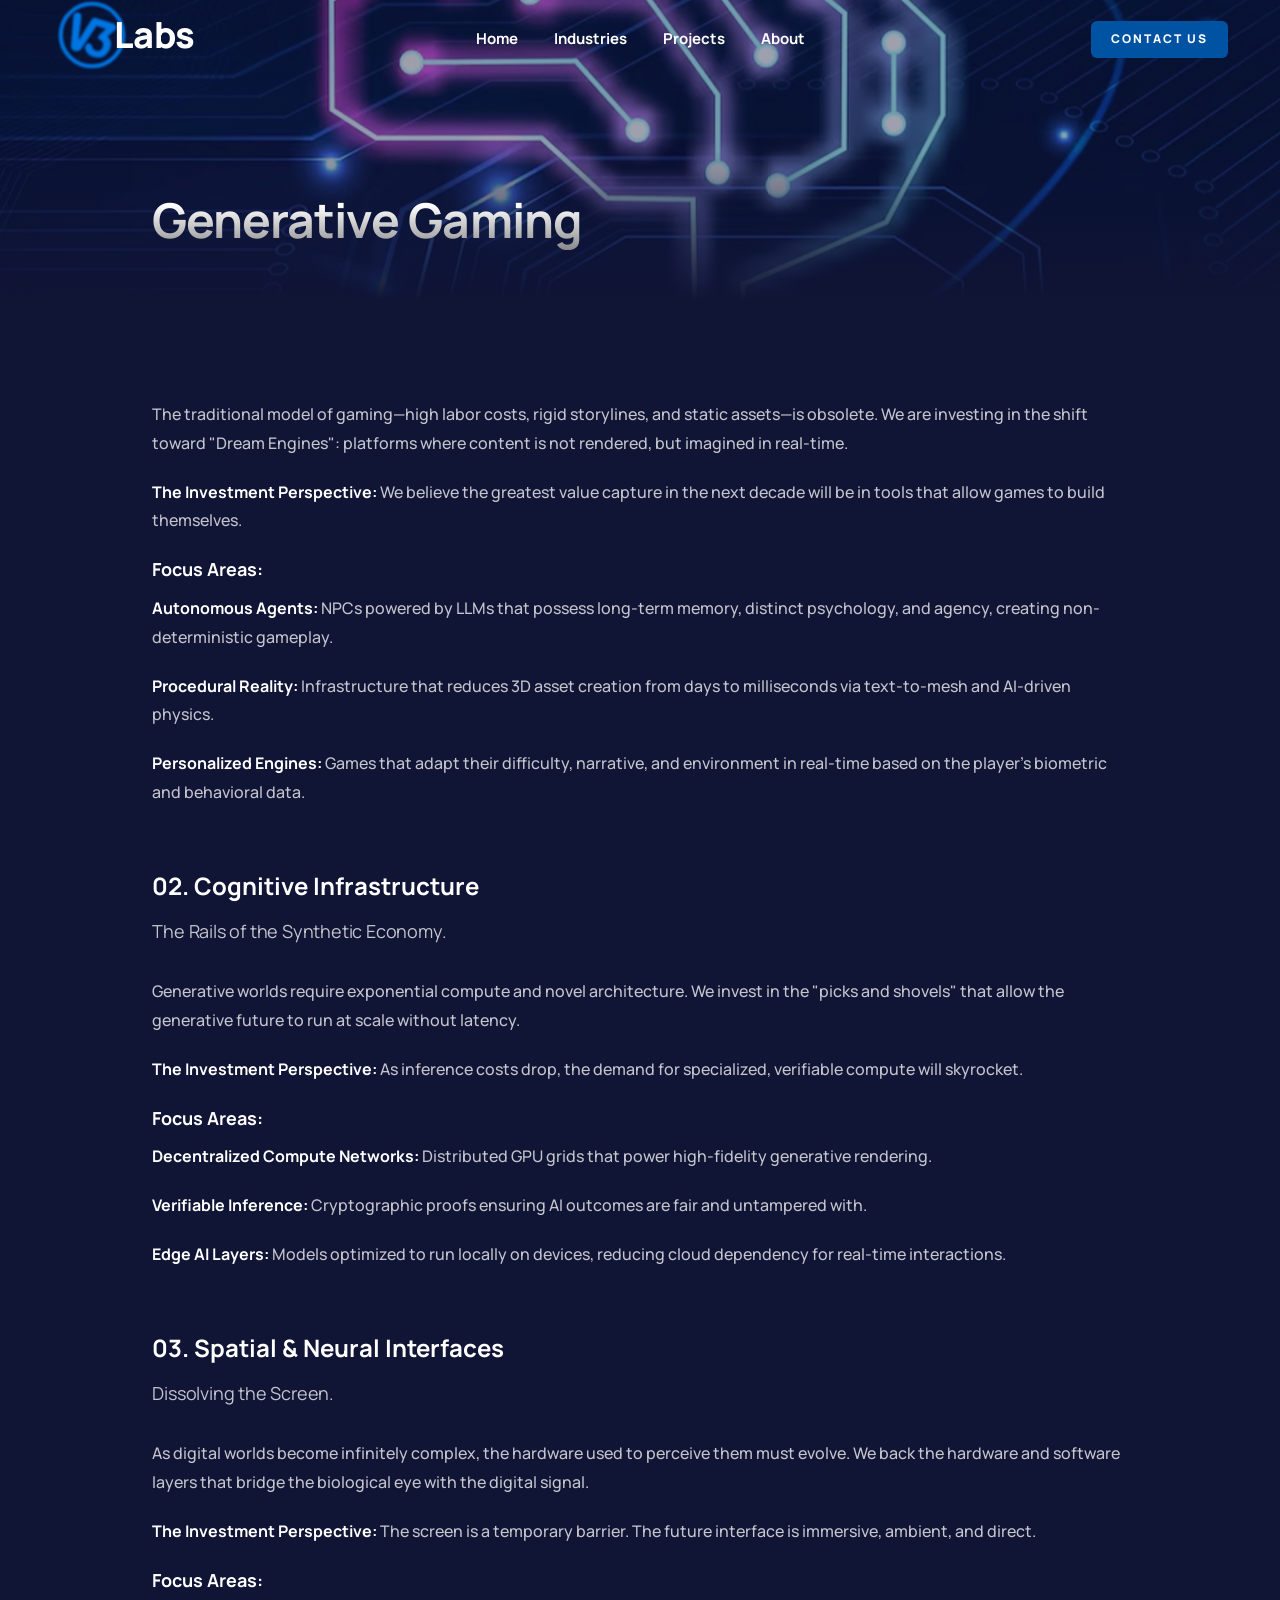
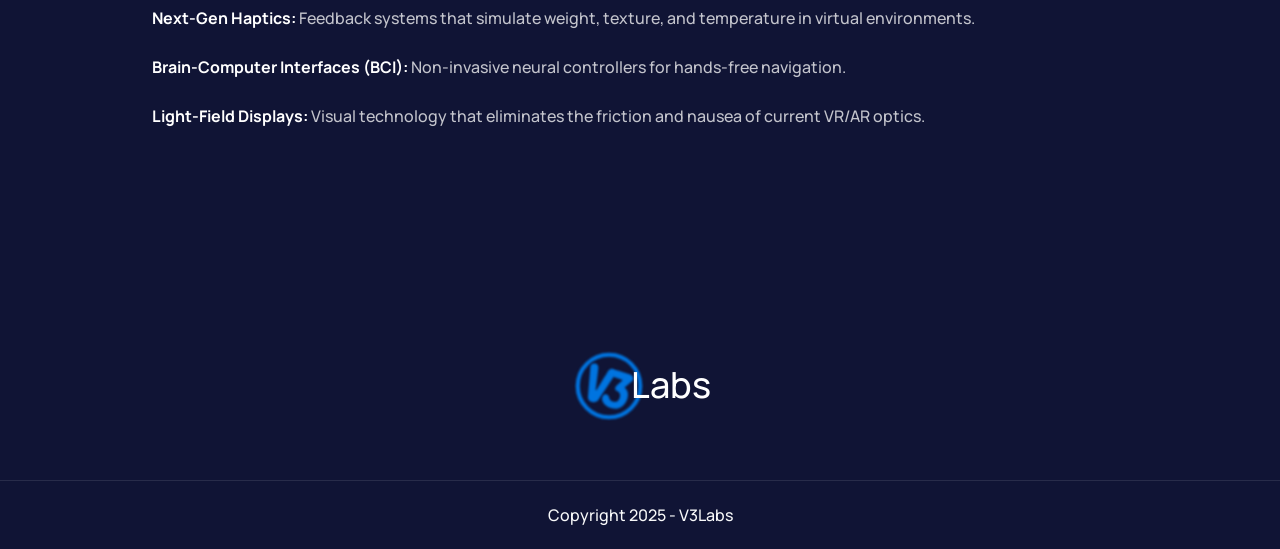
<file: generative-gaming.html>
<!DOCTYPE html>
<html lang="en">

<head>
    <title>V3Labs - Generative Gaming</title>
    <link rel="icon" href="images/icon.webp" type="image/gif" sizes="16x16">
    <meta content="text/html;charset=utf-8" http-equiv="Content-Type">
    <meta content="width=device-width, initial-scale=1.0" name="viewport" >
    <meta content="V3Labs - Generative Gaming" name="description" >
    <meta content="" name="keywords" >
    <meta content="" name="author" >
    <!-- CSS Files
    ================================================== -->
    <link href="css/bootstrap.min.css" rel="stylesheet" type="text/css" id="bootstrap">
    <link href="css/vendors.css" rel="stylesheet" type="text/css" >
    <link href="css/style.css" rel="stylesheet" type="text/css" >
    <!-- color scheme -->
    <link id="colors" href="css/colors/scheme-01.css" rel="stylesheet" type="text/css" >

</head>

<body class="dark-scheme section-dark">

    <div id="wrapper">

        <div class="float-text show-on-scroll">
            <span><a href="#">Scroll to top</a></span>
        </div>
        <div class="scrollbar-v show-on-scroll"></div>

        <!-- page preloader begin -->
        <div id="de-loader"></div>
        <!-- page preloader close -->

        <header class="transparent">
            <div class="container">
                <div class="row">
                    <div class="col-md-12">
                        <div class="de-flex">
                            <div class="de-flex-col">
                                <!-- logo begin -->
                                <div id="logo">
                                    <a href="index.html" class="logo-text" style="display: inline-flex; align-items: center; gap: 0;">
                                        <svg class="logo-svg" width="80" height="70" viewBox="0 -34 254 254" style="overflow: visible;" fill="none" xmlns="http://www.w3.org/2000/svg">
                                            <g filter="url(#filter0_f_0_1)"><circle cx="127" cy="93" r="113.5" stroke="#0074E0" stroke-width="15"/></g>
                                            <g filter="url(#filter1_f_0_1)"><path d="M141.826 31.498C143.63 32.0579 145.263 32.9056 146.726 34.0411C148.189 35.1767 149.359 36.4596 150.236 37.89C151.175 39.3397 151.759 40.9176 151.987 42.6235C152.238 44.2681 152.071 45.9197 151.489 47.5782C151.209 48.3768 150.877 49.1254 150.494 49.8239C150.195 50.4803 149.886 51.0657 149.567 51.5799C149.144 52.1977 148.783 52.733 148.486 53.1859C138.501 68.2747 128.21 83.6435 117.615 99.2922C107.04 114.88 96.7712 130.187 86.8073 145.214C85.1415 147.013 83.251 148.47 81.136 149.585C79.3343 150.592 77.1716 151.351 74.6479 151.862C72.208 152.331 69.4336 152.082 66.3248 151.117L63.3403 150.19C60.2315 149.225 57.8142 147.861 56.0884 146.099C54.3841 144.276 53.1271 142.455 52.3174 140.637C51.3236 138.557 50.7581 136.337 50.6208 133.979L59.3261 25.5019C59.3121 24.9525 59.3615 24.3207 59.4744 23.6063C59.5948 22.2812 59.9245 20.8508 60.4636 19.3151C61.0458 17.6565 61.9269 16.2269 63.1068 15.0264C64.3705 13.7838 65.8073 12.8334 67.4174 12.1752C69.0275 11.517 70.7798 11.1414 72.6742 11.0483C74.5686 10.9553 76.4795 11.208 78.407 11.8065C81.3914 12.7331 83.5588 14.1214 84.909 15.9713C86.3215 17.8404 87.2758 19.7377 87.7722 21.6631C88.3066 23.8727 88.4439 26.2316 88.184 28.7397C87.8951 31.9199 87.5281 35.5188 87.0832 39.5363C86.6598 43.4923 86.1826 47.6019 85.6514 51.8651C85.1202 56.1282 84.5567 60.4836 83.9608 64.931C83.4486 69.3364 82.9174 73.5996 82.3672 77.7206C81.1032 87.4106 79.7637 97.3156 78.3488 107.436L81.3332 108.362C86.7896 99.4971 92.1084 90.8276 97.2894 82.3539C99.4563 78.7348 101.697 75.0025 104.013 71.157C106.412 67.2694 108.747 63.4643 111.019 59.7417C113.291 56.0191 115.478 52.4404 117.581 49.0056C119.704 45.5094 121.594 42.3835 123.251 39.6279C124.692 37.4867 126.327 35.678 128.155 34.2019C129.773 32.933 131.71 31.9334 133.966 31.2033C136.222 30.4731 138.842 30.5714 141.826 31.498Z" fill="#0074E0"/></g>
                                            <g filter="url(#filter2_f_0_1)"><path d="M176.319 72.4705L176.799 71.1904L152.7 63.1957C150.599 62.4988 148.451 61.6491 146.256 60.6468C144.123 59.665 142.29 58.4399 140.756 56.9715C139.222 55.5032 138.158 53.7106 137.562 51.5938C137.028 49.4975 137.31 46.9863 138.407 44.0603C139.482 41.1953 140.915 39.1346 142.706 37.8782C144.582 36.5814 146.607 35.8138 148.781 35.5753C150.955 35.3369 153.2 35.4648 155.516 35.9589C157.893 36.4735 160.133 37.0793 162.234 37.7763L203.573 51.4903C206.045 52.3102 208.09 53.4342 209.708 54.8621C211.388 56.3105 212.626 57.9205 213.42 59.6921C214.3 61.4232 214.759 63.2549 214.799 65.1872C214.838 67.1195 214.527 68.9695 213.864 70.7373C213.475 71.7736 213.005 72.7486 212.454 73.6625C211.964 74.5968 211.27 75.4289 210.371 76.1588L183.399 98.055C185.807 100.156 188.005 102.633 189.992 105.486C192.002 108.277 193.509 111.485 194.513 115.108C195.578 118.751 195.974 122.789 195.701 127.223C195.513 131.615 194.447 136.402 192.503 141.584C190.309 147.436 187.705 152.432 184.693 156.574C181.765 160.675 178.591 164.043 175.171 166.678C171.813 169.334 168.247 171.338 164.474 172.691C160.785 174.003 157.041 174.817 153.24 175.133C149.501 175.469 145.787 175.368 142.098 174.83C138.409 174.291 134.896 173.469 131.559 172.362C129.026 171.521 126.398 170.375 123.677 168.924C120.955 167.473 118.337 165.748 115.821 163.748C113.368 161.769 111.087 159.607 108.978 157.262C106.954 154.877 105.312 152.31 104.05 149.561C102.788 146.812 102.019 143.953 101.744 140.983C101.53 138.033 102.006 135.004 103.172 131.895C103.743 130.371 104.497 129.01 105.432 127.812C106.391 126.554 107.497 125.55 108.751 124.801C110.089 124.011 111.552 123.537 113.14 123.378C114.751 123.159 116.515 123.367 118.43 124.002C120.964 124.842 123.049 126.322 124.686 128.442C126.384 130.582 127.427 133.361 127.812 136.779C127.932 137.572 128.202 138.519 128.623 139.618C129.107 140.738 129.829 141.869 130.79 143.01C131.814 144.172 133.118 145.325 134.705 146.468C136.314 147.55 138.292 148.481 140.64 149.26C144.224 150.449 147.365 150.874 150.063 150.535C152.846 150.156 155.26 149.277 157.305 147.899C159.35 146.522 161.055 144.757 162.418 142.604C163.843 140.472 165.001 138.218 165.892 135.84C166.921 133.097 167.407 130.414 167.348 127.79C167.29 125.166 166.778 122.734 165.812 120.494C164.907 118.275 163.607 116.37 161.91 114.779C160.299 113.148 158.442 111.984 156.342 111.287C153.375 110.303 151.297 108.619 150.106 106.237C148.916 103.854 148.892 101.138 150.035 98.0906C150.515 96.8105 151.288 95.4905 152.354 94.1305C153.443 92.7096 154.909 91.2083 156.753 89.6266L176.319 72.4705Z" fill="#0074E0"/></g>
                                            <defs><filter id="filter0_f_0_1" x="0" y="-34" width="254" height="254" filterUnits="userSpaceOnUse" color-interpolation-filters="sRGB"><feFlood flood-opacity="0" result="BackgroundImageFix"/><feBlend mode="normal" in="SourceGraphic" in2="BackgroundImageFix" result="shape"/><feGaussianBlur stdDeviation="3" result="effect1_foregroundBlur_0_1"/></filter><filter id="filter1_f_0_1" x="13.3197" y="1.52063" width="148.31" height="169.265" filterUnits="userSpaceOnUse" color-interpolation-filters="sRGB"><feFlood flood-opacity="0" result="BackgroundImageFix"/><feBlend mode="normal" in="SourceGraphic" in2="BackgroundImageFix" result="shape"/><feGaussianBlur stdDeviation="3" result="effect1_foregroundBlur_0_1"/></filter><filter id="filter2_f_0_1" x="86.8151" y="24.7656" width="142.964" height="168.171" filterUnits="userSpaceOnUse" color-interpolation-filters="sRGB"><feFlood flood-opacity="0" result="BackgroundImageFix"/><feBlend mode="normal" in="SourceGraphic" in2="BackgroundImageFix" result="shape"/><feGaussianBlur stdDeviation="3" result="effect1_foregroundBlur_0_1"/></filter></defs>
                                        </svg>
                                        <span style="font-size: 36px; margin-left: -18px;">Labs</span>
                                    </a>
                                </div>
                                <!-- logo close -->
                            </div>

                            <div class="de-flex-col">
                                <div class="de-flex-col header-col-mid">
                                    <ul id="mainmenu">
                                        <li><a class="menu-item" href="index.html">Home</a></li>
                                        <li><a class="menu-item" href="index.html#section-why-attend">Industries</a></li>
                                        <li><a class="menu-item" href="projects.html">Projects</a></li>
                                        <li><a class="menu-item" href="about.html">About</a></li>
                                    </ul>
                                </div>
                            </div>

                            <div class="de-flex-col">
                                <a class="btn-main fx-slide w-100" href="contact.html"><span>Contact Us</span></a>

                                <div class="menu_side_area">
                                    <span id="menu-btn"></span>
                                </div>
                            </div>
                        </div>
                    </div>
                </div>
            </div>
        </header>

        <section id="section-hero" class="section-dark no-top no-bottom text-light jarallax relative jarallax" style="min-height: 300px;">
            <img src="images/misc/s3.webp" class="jarallax-img" alt="">
            <div class="gradient-edge-bottom h-50"></div>
            <div class="sw-overlay op-5"></div>
            <div class="abs bottom-10 z-2 w-100">
                <div class="container">
                    <div class="row justify-content-center align-items-center">
                        <div class="col-lg-10">
                            <h1 class="text-start fs-48 fs-sm-10vw wow fadeIn" data-wow-delay=".6s">
                                Generative Gaming
                            </h1>
                        </div>
                    </div>
                </div>
            </div>
        </section>
        
        <section>
            <div class="container">
                <div class="row g-4 justify-content-center">
                    <div class="col-lg-10">
                        <div class="blog-read">
                            <div class="post-text">

                                <p>The traditional model of gaming—high labor costs, rigid storylines, and static assets—is obsolete. We are investing in the shift toward "Dream Engines": platforms where content is not rendered, but imagined in real-time.</p>

                                <p><strong>The Investment Perspective:</strong> We believe the greatest value capture in the next decade will be in tools that allow games to build themselves.</p>

                                <h5>Focus Areas:</h5>

                                <p><strong>Autonomous Agents:</strong> NPCs powered by LLMs that possess long-term memory, distinct psychology, and agency, creating non-deterministic gameplay.</p>

                                <p><strong>Procedural Reality:</strong> Infrastructure that reduces 3D asset creation from days to milliseconds via text-to-mesh and AI-driven physics.</p>

                                <p><strong>Personalized Engines:</strong> Games that adapt their difficulty, narrative, and environment in real-time based on the player's biometric and behavioral data.</p>

                                <div class="spacer-single"></div>

                                <h4>02. Cognitive Infrastructure</h4>
                                <p class="lead">The Rails of the Synthetic Economy.</p>

                                <p>Generative worlds require exponential compute and novel architecture. We invest in the "picks and shovels" that allow the generative future to run at scale without latency.</p>

                                <p><strong>The Investment Perspective:</strong> As inference costs drop, the demand for specialized, verifiable compute will skyrocket.</p>

                                <h5>Focus Areas:</h5>

                                <p><strong>Decentralized Compute Networks:</strong> Distributed GPU grids that power high-fidelity generative rendering.</p>

                                <p><strong>Verifiable Inference:</strong> Cryptographic proofs ensuring AI outcomes are fair and untampered with.</p>

                                <p><strong>Edge AI Layers:</strong> Models optimized to run locally on devices, reducing cloud dependency for real-time interactions.</p>

                                <div class="spacer-single"></div>

                                <h4>03. Spatial & Neural Interfaces</h4>
                                <p class="lead">Dissolving the Screen.</p>

                                <p>As digital worlds become infinitely complex, the hardware used to perceive them must evolve. We back the hardware and software layers that bridge the biological eye with the digital signal.</p>

                                <p><strong>The Investment Perspective:</strong> The screen is a temporary barrier. The future interface is immersive, ambient, and direct.</p>

                                <h5>Focus Areas:</h5>

                                <p><strong>Next-Gen Haptics:</strong> Feedback systems that simulate weight, texture, and temperature in virtual environments.</p>

                                <p><strong>Brain-Computer Interfaces (BCI):</strong> Non-invasive neural controllers for hands-free navigation.</p>

                                <p><strong>Light-Field Displays:</strong> Visual technology that eliminates the friction and nausea of current VR/AR optics.</p>

                            </div>
                        </div>
                    </div>
                </div>
            </div>
        </section>

    </div>

    <!-- footer begin -->
    <footer class="text-light section-dark">
        <div class="container">
            <div class="row g-4 align-items-center">
                <div class="col-md-12">
                    <div class="d-flex flex-column align-items-center justify-content-center text-center">
                        <div>
                            <a href="index.html" class="logo-text" style="display: inline-flex; align-items: center; gap: 0; justify-content: center;">
                                <svg class="logo-svg" width="80" height="70" viewBox="0 -34 254 254" style="overflow: visible;" fill="none" xmlns="http://www.w3.org/2000/svg">
                                    <g filter="url(#filter0_f_footer)"><circle cx="127" cy="93" r="113.5" stroke="#0074E0" stroke-width="15"/></g>
                                    <g filter="url(#filter1_f_footer)"><path d="M141.826 31.498C143.63 32.0579 145.263 32.9056 146.726 34.0411C148.189 35.1767 149.359 36.4596 150.236 37.89C151.175 39.3397 151.759 40.9176 151.987 42.6235C152.238 44.2681 152.071 45.9197 151.489 47.5782C151.209 48.3768 150.877 49.1254 150.494 49.8239C150.195 50.4803 149.886 51.0657 149.567 51.5799C149.144 52.1977 148.783 52.733 148.486 53.1859C138.501 68.2747 128.21 83.6435 117.615 99.2922C107.04 114.88 96.7712 130.187 86.8073 145.214C85.1415 147.013 83.251 148.47 81.136 149.585C79.3343 150.592 77.1716 151.351 74.6479 151.862C72.208 152.331 69.4336 152.082 66.3248 151.117L63.3403 150.19C60.2315 149.225 57.8142 147.861 56.0884 146.099C54.3841 144.276 53.1271 142.455 52.3174 140.637C51.3236 138.557 50.7581 136.337 50.6208 133.979L59.3261 25.5019C59.3121 24.9525 59.3615 24.3207 59.4744 23.6063C59.5948 22.2812 59.9245 20.8508 60.4636 19.3151C61.0458 17.6565 61.9269 16.2269 63.1068 15.0264C64.3705 13.7838 65.8073 12.8334 67.4174 12.1752C69.0275 11.517 70.7798 11.1414 72.6742 11.0483C74.5686 10.9553 76.4795 11.208 78.407 11.8065C81.3914 12.7331 83.5588 14.1214 84.909 15.9713C86.3215 17.8404 87.2758 19.7377 87.7722 21.6631C88.3066 23.8727 88.4439 26.2316 88.184 28.7397C87.8951 31.9199 87.5281 35.5188 87.0832 39.5363C86.6598 43.4923 86.1826 47.6019 85.6514 51.8651C85.1202 56.1282 84.5567 60.4836 83.9608 64.931C83.4486 69.3364 82.9174 73.5996 82.3672 77.7206C81.1032 87.4106 79.7637 97.3156 78.3488 107.436L81.3332 108.362C86.7896 99.4971 92.1084 90.8276 97.2894 82.3539C99.4563 78.7348 101.697 75.0025 104.013 71.157C106.412 67.2694 108.747 63.4643 111.019 59.7417C113.291 56.0191 115.478 52.4404 117.581 49.0056C119.704 45.5094 121.594 42.3835 123.251 39.6279C124.692 37.4867 126.327 35.678 128.155 34.2019C129.773 32.933 131.71 31.9334 133.966 31.2033C136.222 30.4731 138.842 30.5714 141.826 31.498Z" fill="#0074E0"/></g>
                                    <g filter="url(#filter2_f_footer)"><path d="M176.319 72.4705L176.799 71.1904L152.7 63.1957C150.599 62.4988 148.451 61.6491 146.256 60.6468C144.123 59.665 142.29 58.4399 140.756 56.9715C139.222 55.5032 138.158 53.7106 137.562 51.5938C137.028 49.4975 137.31 46.9863 138.407 44.0603C139.482 41.1953 140.915 39.1346 142.706 37.8782C144.582 36.5814 146.607 35.8138 148.781 35.5753C150.955 35.3369 153.2 35.4648 155.516 35.9589C157.893 36.4735 160.133 37.0793 162.234 37.7763L203.573 51.4903C206.045 52.3102 208.09 53.4342 209.708 54.8621C211.388 56.3105 212.626 57.9205 213.42 59.6921C214.3 61.4232 214.759 63.2549 214.799 65.1872C214.838 67.1195 214.527 68.9695 213.864 70.7373C213.475 71.7736 213.005 72.7486 212.454 73.6625C211.964 74.5968 211.27 75.4289 210.371 76.1588L183.399 98.055C185.807 100.156 188.005 102.633 189.992 105.486C192.002 108.277 193.509 111.485 194.513 115.108C195.578 118.751 195.974 122.789 195.701 127.223C195.513 131.615 194.447 136.402 192.503 141.584C190.309 147.436 187.705 152.432 184.693 156.574C181.765 160.675 178.591 164.043 175.171 166.678C171.813 169.334 168.247 171.338 164.474 172.691C160.785 174.003 157.041 174.817 153.24 175.133C149.501 175.469 145.787 175.368 142.098 174.83C138.409 174.291 134.896 173.469 131.559 172.362C129.026 171.521 126.398 170.375 123.677 168.924C120.955 167.473 118.337 165.748 115.821 163.748C113.368 161.769 111.087 159.607 108.978 157.262C106.954 154.877 105.312 152.31 104.05 149.561C102.788 146.812 102.019 143.953 101.744 140.983C101.53 138.033 102.006 135.004 103.172 131.895C103.743 130.371 104.497 129.01 105.432 127.812C106.391 126.554 107.497 125.55 108.751 124.801C110.089 124.011 111.552 123.537 113.14 123.378C114.751 123.159 116.515 123.367 118.43 124.002C120.964 124.842 123.049 126.322 124.686 128.442C126.384 130.582 127.427 133.361 127.812 136.779C127.932 137.572 128.202 138.519 128.623 139.618C129.107 140.738 129.829 141.869 130.79 143.01C131.814 144.172 133.118 145.325 134.705 146.468C136.314 147.55 138.292 148.481 140.64 149.26C144.224 150.449 147.365 150.874 150.063 150.535C152.846 150.156 155.26 149.277 157.305 147.899C159.35 146.522 161.055 144.757 162.418 142.604C163.843 140.472 165.001 138.218 165.892 135.84C166.921 133.097 167.407 130.414 167.348 127.79C167.29 125.166 166.778 122.734 165.812 120.494C164.907 118.275 163.607 116.37 161.91 114.779C160.299 113.148 158.442 111.984 156.342 111.287C153.375 110.303 151.297 108.619 150.106 106.237C148.916 103.854 148.892 101.138 150.035 98.0906C150.515 96.8105 151.288 95.4905 152.354 94.1305C153.443 92.7096 154.909 91.2083 156.753 89.6266L176.319 72.4705Z" fill="#0074E0"/></g>
                                    <defs><filter id="filter0_f_footer" x="0" y="-34" width="254" height="254" filterUnits="userSpaceOnUse" color-interpolation-filters="sRGB"><feFlood flood-opacity="0" result="BackgroundImageFix"/><feBlend mode="normal" in="SourceGraphic" in2="BackgroundImageFix" result="shape"/><feGaussianBlur stdDeviation="3" result="effect1_foregroundBlur_0_1"/></filter><filter id="filter1_f_footer" x="13.3197" y="1.52063" width="148.31" height="169.265" filterUnits="userSpaceOnUse" color-interpolation-filters="sRGB"><feFlood flood-opacity="0" result="BackgroundImageFix"/><feBlend mode="normal" in="SourceGraphic" in2="BackgroundImageFix" result="shape"/><feGaussianBlur stdDeviation="3" result="effect1_foregroundBlur_0_1"/></filter><filter id="filter2_f_footer" x="86.8151" y="24.7656" width="142.964" height="168.171" filterUnits="userSpaceOnUse" color-interpolation-filters="sRGB"><feFlood flood-opacity="0" result="BackgroundImageFix"/><feBlend mode="normal" in="SourceGraphic" in2="BackgroundImageFix" result="shape"/><feGaussianBlur stdDeviation="3" result="effect1_foregroundBlur_0_1"/></filter></defs>
                                </svg>
                                <span style="font-size: 36px; margin-left: -18px; color: white;">Labs</span>
                            </a>
                        </div>
                    </div>
                </div>
            </div>
        </div>
        <div class="subfooter">
            <div class="container">
                <div class="row">
                    <div class="col-md-12 text-center">
                        Copyright 2025 - V3Labs
                    </div>
                </div>
            </div>
        </div>
    </footer>
    <!-- footer end -->
    
    <!-- Javascript Files
    ================================================== -->
    <script src="js/vendors.js"></script>
    <script src="js/designesia.js"></script>
    <script src="js/countdown-custom.js"></script>
    <script src="js/custom-marquee.js"></script>

</body>

</html>
</file>
<file: fonts/et-line-font/style.css>
@font-face {
	font-family: 'et-line';
	src:url('fonts/et-line.eot');
	src:url('fonts/et-line.eot?#iefix') format('embedded-opentype'),
		url('fonts/et-line.woff') format('woff'),
		url('fonts/et-line.ttf') format('truetype'),
		url('fonts/et-line.svg#et-line') format('svg');
	font-weight: normal;
	font-style: normal;
}

/* Use the following CSS code if you want to use data attributes for inserting your icons */
[data-icon]:before {
	font-family: 'et-line';
	content: attr(data-icon);
	speak: none;
	font-weight: normal;
	font-variant: normal;
	text-transform: none;
	line-height: 1;
	-webkit-font-smoothing: antialiased;
	-moz-osx-font-smoothing: grayscale;
	display:inline-block;
}

/* Use the following CSS code if you want to have a class per icon */
/*
Instead of a list of all class selectors,
you can use the generic selector below, but it's slower:
[class*="icon-"] {
*/
.icon-mobile, .icon-laptop, .icon-desktop, .icon-tablet, .icon-phone, .icon-document, .icon-documents, .icon-search, .icon-clipboard, .icon-newspaper, .icon-notebook, .icon-book-open, .icon-browser, .icon-calendar, .icon-presentation, .icon-picture, .icon-pictures, .icon-video, .icon-camera, .icon-printer, .icon-toolbox, .icon-briefcase, .icon-wallet, .icon-gift, .icon-bargraph, .icon-grid, .icon-expand, .icon-focus, .icon-edit, .icon-adjustments, .icon-ribbon, .icon-hourglass, .icon-lock, .icon-megaphone, .icon-shield, .icon-trophy, .icon-flag, .icon-map, .icon-puzzle, .icon-basket, .icon-envelope, .icon-streetsign, .icon-telescope, .icon-gears, .icon-key, .icon-paperclip, .icon-attachment, .icon-pricetags, .icon-lightbulb, .icon-layers, .icon-pencil, .icon-tools, .icon-tools-2, .icon-scissors, .icon-paintbrush, .icon-magnifying-glass, .icon-circle-compass, .icon-linegraph, .icon-mic, .icon-strategy, .icon-beaker, .icon-caution, .icon-recycle, .icon-anchor, .icon-profile-male, .icon-profile-female, .icon-bike, .icon-wine, .icon-hotairballoon, .icon-globe, .icon-genius, .icon-map-pin, .icon-dial, .icon-chat, .icon-heart, .icon-cloud, .icon-upload, .icon-download, .icon-target, .icon-hazardous, .icon-piechart, .icon-speedometer, .icon-global, .icon-compass, .icon-lifesaver, .icon-clock, .icon-aperture, .icon-quote, .icon-scope, .icon-alarmclock, .icon-refresh, .icon-happy, .icon-sad, .icon-facebook, .icon-twitter, .icon-googleplus, .icon-rss, .icon-tumblr, .icon-linkedin, .icon-dribbble {
	font-family: 'et-line';
	speak: none;
	font-style: normal;
	font-weight: normal;
	font-variant: normal;
	text-transform: none;
	line-height: 1;
	-webkit-font-smoothing: antialiased;
	-moz-osx-font-smoothing: grayscale;
	display:inline-block;
}
.icon-mobile:before {
	content: "\e000";
}
.icon-laptop:before {
	content: "\e001";
}
.icon-desktop:before {
	content: "\e002";
}
.icon-tablet:before {
	content: "\e003";
}
.icon-phone:before {
	content: "\e004";
}
.icon-document:before {
	content: "\e005";
}
.icon-documents:before {
	content: "\e006";
}
.icon-search:before {
	content: "\e007";
}
.icon-clipboard:before {
	content: "\e008";
}
.icon-newspaper:before {
	content: "\e009";
}
.icon-notebook:before {
	content: "\e00a";
}
.icon-book-open:before {
	content: "\e00b";
}
.icon-browser:before {
	content: "\e00c";
}
.icon-calendar:before {
	content: "\e00d";
}
.icon-presentation:before {
	content: "\e00e";
}
.icon-picture:before {
	content: "\e00f";
}
.icon-pictures:before {
	content: "\e010";
}
.icon-video:before {
	content: "\e011";
}
.icon-camera:before {
	content: "\e012";
}
.icon-printer:before {
	content: "\e013";
}
.icon-toolbox:before {
	content: "\e014";
}
.icon-briefcase:before {
	content: "\e015";
}
.icon-wallet:before {
	content: "\e016";
}
.icon-gift:before {
	content: "\e017";
}
.icon-bargraph:before {
	content: "\e018";
}
.icon-grid:before {
	content: "\e019";
}
.icon-expand:before {
	content: "\e01a";
}
.icon-focus:before {
	content: "\e01b";
}
.icon-edit:before {
	content: "\e01c";
}
.icon-adjustments:before {
	content: "\e01d";
}
.icon-ribbon:before {
	content: "\e01e";
}
.icon-hourglass:before {
	content: "\e01f";
}
.icon-lock:before {
	content: "\e020";
}
.icon-megaphone:before {
	content: "\e021";
}
.icon-shield:before {
	content: "\e022";
}
.icon-trophy:before {
	content: "\e023";
}
.icon-flag:before {
	content: "\e024";
}
.icon-map:before {
	content: "\e025";
}
.icon-puzzle:before {
	content: "\e026";
}
.icon-basket:before {
	content: "\e027";
}
.icon-envelope:before {
	content: "\e028";
}
.icon-streetsign:before {
	content: "\e029";
}
.icon-telescope:before {
	content: "\e02a";
}
.icon-gears:before {
	content: "\e02b";
}
.icon-key:before {
	content: "\e02c";
}
.icon-paperclip:before {
	content: "\e02d";
}
.icon-attachment:before {
	content: "\e02e";
}
.icon-pricetags:before {
	content: "\e02f";
}
.icon-lightbulb:before {
	content: "\e030";
}
.icon-layers:before {
	content: "\e031";
}
.icon-pencil:before {
	content: "\e032";
}
.icon-tools:before {
	content: "\e033";
}
.icon-tools-2:before {
	content: "\e034";
}
.icon-scissors:before {
	content: "\e035";
}
.icon-paintbrush:before {
	content: "\e036";
}
.icon-magnifying-glass:before {
	content: "\e037";
}
.icon-circle-compass:before {
	content: "\e038";
}
.icon-linegraph:before {
	content: "\e039";
}
.icon-mic:before {
	content: "\e03a";
}
.icon-strategy:before {
	content: "\e03b";
}
.icon-beaker:before {
	content: "\e03c";
}
.icon-caution:before {
	content: "\e03d";
}
.icon-recycle:before {
	content: "\e03e";
}
.icon-anchor:before {
	content: "\e03f";
}
.icon-profile-male:before {
	content: "\e040";
}
.icon-profile-female:before {
	content: "\e041";
}
.icon-bike:before {
	content: "\e042";
}
.icon-wine:before {
	content: "\e043";
}
.icon-hotairballoon:before {
	content: "\e044";
}
.icon-globe:before {
	content: "\e045";
}
.icon-genius:before {
	content: "\e046";
}
.icon-map-pin:before {
	content: "\e047";
}
.icon-dial:before {
	content: "\e048";
}
.icon-chat:before {
	content: "\e049";
}
.icon-heart:before {
	content: "\e04a";
}
.icon-cloud:before {
	content: "\e04b";
}
.icon-upload:before {
	content: "\e04c";
}
.icon-download:before {
	content: "\e04d";
}
.icon-target:before {
	content: "\e04e";
}
.icon-hazardous:before {
	content: "\e04f";
}
.icon-piechart:before {
	content: "\e050";
}
.icon-speedometer:before {
	content: "\e051";
}
.icon-global:before {
	content: "\e052";
}
.icon-compass:before {
	content: "\e053";
}
.icon-lifesaver:before {
	content: "\e054";
}
.icon-clock:before {
	content: "\e055";
}
.icon-aperture:before {
	content: "\e056";
}
.icon-quote:before {
	content: "\e057";
}
.icon-scope:before {
	content: "\e058";
}
.icon-alarmclock:before {
	content: "\e059";
}
.icon-refresh:before {
	content: "\e05a";
}
.icon-happy:before {
	content: "\e05b";
}
.icon-sad:before {
	content: "\e05c";
}
.icon-facebook:before {
	content: "\e05d";
}
.icon-twitter:before {
	content: "\e05e";
}
.icon-googleplus:before {
	content: "\e05f";
}
.icon-rss:before {
	content: "\e060";
}
.icon-tumblr:before {
	content: "\e061";
}
.icon-linkedin:before {
	content: "\e062";
}
.icon-dribbble:before {
	content: "\e063";
}
</file>
<file: fonts/elegant_font/HTML_CSS/style.css>
@font-face {
	font-family: 'ElegantIcons';
	src:url('fonts/ElegantIcons.eot');
	src:url('fonts/ElegantIcons.eot?#iefix') format('embedded-opentype'),
		url('fonts/ElegantIcons.woff') format('woff'),
		url('fonts/ElegantIcons.ttf') format('truetype'),
		url('fonts/ElegantIcons.svg#ElegantIcons') format('svg');
	font-weight: normal;
	font-style: normal;
}

/* Use the following CSS code if you want to use data attributes for inserting your icons */
[data-icon]:before {
	font-family: 'ElegantIcons';
	content: attr(data-icon);
	speak: none;
	font-weight: normal;
	font-variant: normal;
	text-transform: none;
	line-height: 1;
	-webkit-font-smoothing: antialiased;
	-moz-osx-font-smoothing: grayscale;
}

/* Use the following CSS code if you want to have a class per icon */
/*
Instead of a list of all class selectors,
you can use the generic selector below, but it's slower:
[class*="your-class-prefix"] {
*/
.arrow_up, .arrow_down, .arrow_left, .arrow_right, .arrow_left-up, .arrow_right-up, .arrow_right-down, .arrow_left-down, .arrow-up-down, .arrow_up-down_alt, .arrow_left-right_alt, .arrow_left-right, .arrow_expand_alt2, .arrow_expand_alt, .arrow_condense, .arrow_expand, .arrow_move, .arrow_carrot-up, .arrow_carrot-down, .arrow_carrot-left, .arrow_carrot-right, .arrow_carrot-2up, .arrow_carrot-2down, .arrow_carrot-2left, .arrow_carrot-2right, .arrow_carrot-up_alt2, .arrow_carrot-down_alt2, .arrow_carrot-left_alt2, .arrow_carrot-right_alt2, .arrow_carrot-2up_alt2, .arrow_carrot-2down_alt2, .arrow_carrot-2left_alt2, .arrow_carrot-2right_alt2, .arrow_triangle-up, .arrow_triangle-down, .arrow_triangle-left, .arrow_triangle-right, .arrow_triangle-up_alt2, .arrow_triangle-down_alt2, .arrow_triangle-left_alt2, .arrow_triangle-right_alt2, .arrow_back, .icon_minus-06, .icon_plus, .icon_close, .icon_check, .icon_minus_alt2, .icon_plus_alt2, .icon_close_alt2, .icon_check_alt2, .icon_zoom-out_alt, .icon_zoom-in_alt, .icon_search, .icon_box-empty, .icon_box-selected, .icon_minus-box, .icon_plus-box, .icon_box-checked, .icon_circle-empty, .icon_circle-slelected, .icon_stop_alt2, .icon_stop, .icon_pause_alt2, .icon_pause, .icon_menu, .icon_menu-square_alt2, .icon_menu-circle_alt2, .icon_ul, .icon_ol, .icon_adjust-horiz, .icon_adjust-vert, .icon_document_alt, .icon_documents_alt, .icon_pencil, .icon_pencil-edit_alt, .icon_pencil-edit, .icon_folder-alt, .icon_folder-open_alt, .icon_folder-add_alt, .icon_info_alt, .icon_error-oct_alt, .icon_error-circle_alt, .icon_error-triangle_alt, .icon_question_alt2, .icon_question, .icon_comment_alt, .icon_chat_alt, .icon_vol-mute_alt, .icon_volume-low_alt, .icon_volume-high_alt, .icon_quotations, .icon_quotations_alt2, .icon_clock_alt, .icon_lock_alt, .icon_lock-open_alt, .icon_key_alt, .icon_cloud_alt, .icon_cloud-upload_alt, .icon_cloud-download_alt, .icon_image, .icon_images, .icon_lightbulb_alt, .icon_gift_alt, .icon_house_alt, .icon_genius, .icon_mobile, .icon_tablet, .icon_laptop, .icon_desktop, .icon_camera_alt, .icon_mail_alt, .icon_cone_alt, .icon_ribbon_alt, .icon_bag_alt, .icon_creditcard, .icon_cart_alt, .icon_paperclip, .icon_tag_alt, .icon_tags_alt, .icon_trash_alt, .icon_cursor_alt, .icon_mic_alt, .icon_compass_alt, .icon_pin_alt, .icon_pushpin_alt, .icon_map_alt, .icon_drawer_alt, .icon_toolbox_alt, .icon_book_alt, .icon_calendar, .icon_film, .icon_table, .icon_contacts_alt, .icon_headphones, .icon_lifesaver, .icon_piechart, .icon_refresh, .icon_link_alt, .icon_link, .icon_loading, .icon_blocked, .icon_archive_alt, .icon_heart_alt, .icon_star_alt, .icon_star-half_alt, .icon_star, .icon_star-half, .icon_tools, .icon_tool, .icon_cog, .icon_cogs, .arrow_up_alt, .arrow_down_alt, .arrow_left_alt, .arrow_right_alt, .arrow_left-up_alt, .arrow_right-up_alt, .arrow_right-down_alt, .arrow_left-down_alt, .arrow_condense_alt, .arrow_expand_alt3, .arrow_carrot_up_alt, .arrow_carrot-down_alt, .arrow_carrot-left_alt, .arrow_carrot-right_alt, .arrow_carrot-2up_alt, .arrow_carrot-2dwnn_alt, .arrow_carrot-2left_alt, .arrow_carrot-2right_alt, .arrow_triangle-up_alt, .arrow_triangle-down_alt, .arrow_triangle-left_alt, .arrow_triangle-right_alt, .icon_minus_alt, .icon_plus_alt, .icon_close_alt, .icon_check_alt, .icon_zoom-out, .icon_zoom-in, .icon_stop_alt, .icon_menu-square_alt, .icon_menu-circle_alt, .icon_document, .icon_documents, .icon_pencil_alt, .icon_folder, .icon_folder-open, .icon_folder-add, .icon_folder_upload, .icon_folder_download, .icon_info, .icon_error-circle, .icon_error-oct, .icon_error-triangle, .icon_question_alt, .icon_comment, .icon_chat, .icon_vol-mute, .icon_volume-low, .icon_volume-high, .icon_quotations_alt, .icon_clock, .icon_lock, .icon_lock-open, .icon_key, .icon_cloud, .icon_cloud-upload, .icon_cloud-download, .icon_lightbulb, .icon_gift, .icon_house, .icon_camera, .icon_mail, .icon_cone, .icon_ribbon, .icon_bag, .icon_cart, .icon_tag, .icon_tags, .icon_trash, .icon_cursor, .icon_mic, .icon_compass, .icon_pin, .icon_pushpin, .icon_map, .icon_drawer, .icon_toolbox, .icon_book, .icon_contacts, .icon_archive, .icon_heart, .icon_profile, .icon_group, .icon_grid-2x2, .icon_grid-3x3, .icon_music, .icon_pause_alt, .icon_phone, .icon_upload, .icon_download, .social_facebook, .social_twitter, .social_pinterest, .social_googleplus, .social_tumblr, .social_tumbleupon, .social_wordpress, .social_instagram, .social_dribbble, .social_vimeo, .social_linkedin, .social_rss, .social_deviantart, .social_share, .social_myspace, .social_skype, .social_youtube, .social_picassa, .social_googledrive, .social_flickr, .social_blogger, .social_spotify, .social_delicious, .social_facebook_circle, .social_twitter_circle, .social_pinterest_circle, .social_googleplus_circle, .social_tumblr_circle, .social_stumbleupon_circle, .social_wordpress_circle, .social_instagram_circle, .social_dribbble_circle, .social_vimeo_circle, .social_linkedin_circle, .social_rss_circle, .social_deviantart_circle, .social_share_circle, .social_myspace_circle, .social_skype_circle, .social_youtube_circle, .social_picassa_circle, .social_googledrive_alt2, .social_flickr_circle, .social_blogger_circle, .social_spotify_circle, .social_delicious_circle, .social_facebook_square, .social_twitter_square, .social_pinterest_square, .social_googleplus_square, .social_tumblr_square, .social_stumbleupon_square, .social_wordpress_square, .social_instagram_square, .social_dribbble_square, .social_vimeo_square, .social_linkedin_square, .social_rss_square, .social_deviantart_square, .social_share_square, .social_myspace_square, .social_skype_square, .social_youtube_square, .social_picassa_square, .social_googledrive_square, .social_flickr_square, .social_blogger_square, .social_spotify_square, .social_delicious_square, .icon_printer, .icon_calulator, .icon_building, .icon_floppy, .icon_drive, .icon_search-2, .icon_id, .icon_id-2, .icon_puzzle, .icon_like, .icon_dislike, .icon_mug, .icon_currency, .icon_wallet, .icon_pens, .icon_easel, .icon_flowchart, .icon_datareport, .icon_briefcase, .icon_shield, .icon_percent, .icon_globe, .icon_globe-2, .icon_target, .icon_hourglass, .icon_balance, .icon_rook, .icon_printer-alt, .icon_calculator_alt, .icon_building_alt, .icon_floppy_alt, .icon_drive_alt, .icon_search_alt, .icon_id_alt, .icon_id-2_alt, .icon_puzzle_alt, .icon_like_alt, .icon_dislike_alt, .icon_mug_alt, .icon_currency_alt, .icon_wallet_alt, .icon_pens_alt, .icon_easel_alt, .icon_flowchart_alt, .icon_datareport_alt, .icon_briefcase_alt, .icon_shield_alt, .icon_percent_alt, .icon_globe_alt, .icon_clipboard {
	font-family: 'ElegantIcons';
	speak: none;
	font-style: normal;
	font-weight: normal;
	font-variant: normal;
	text-transform: none;
	line-height: 1;
	-webkit-font-smoothing: antialiased;
}
.arrow_up:before {
	content: "\21";
}
.arrow_down:before {
	content: "\22";
}
.arrow_left:before {
	content: "\23";
}
.arrow_right:before {
	content: "\24";
}
.arrow_left-up:before {
	content: "\25";
}
.arrow_right-up:before {
	content: "\26";
}
.arrow_right-down:before {
	content: "\27";
}
.arrow_left-down:before {
	content: "\28";
}
.arrow-up-down:before {
	content: "\29";
}
.arrow_up-down_alt:before {
	content: "\2a";
}
.arrow_left-right_alt:before {
	content: "\2b";
}
.arrow_left-right:before {
	content: "\2c";
}
.arrow_expand_alt2:before {
	content: "\2d";
}
.arrow_expand_alt:before {
	content: "\2e";
}
.arrow_condense:before {
	content: "\2f";
}
.arrow_expand:before {
	content: "\30";
}
.arrow_move:before {
	content: "\31";
}
.arrow_carrot-up:before {
	content: "\32";
}
.arrow_carrot-down:before {
	content: "\33";
}
.arrow_carrot-left:before {
	content: "\34";
}
.arrow_carrot-right:before {
	content: "\35";
}
.arrow_carrot-2up:before {
	content: "\36";
}
.arrow_carrot-2down:before {
	content: "\37";
}
.arrow_carrot-2left:before {
	content: "\38";
}
.arrow_carrot-2right:before {
	content: "\39";
}
.arrow_carrot-up_alt2:before {
	content: "\3a";
}
.arrow_carrot-down_alt2:before {
	content: "\3b";
}
.arrow_carrot-left_alt2:before {
	content: "\3c";
}
.arrow_carrot-right_alt2:before {
	content: "\3d";
}
.arrow_carrot-2up_alt2:before {
	content: "\3e";
}
.arrow_carrot-2down_alt2:before {
	content: "\3f";
}
.arrow_carrot-2left_alt2:before {
	content: "\40";
}
.arrow_carrot-2right_alt2:before {
	content: "\41";
}
.arrow_triangle-up:before {
	content: "\42";
}
.arrow_triangle-down:before {
	content: "\43";
}
.arrow_triangle-left:before {
	content: "\44";
}
.arrow_triangle-right:before {
	content: "\45";
}
.arrow_triangle-up_alt2:before {
	content: "\46";
}
.arrow_triangle-down_alt2:before {
	content: "\47";
}
.arrow_triangle-left_alt2:before {
	content: "\48";
}
.arrow_triangle-right_alt2:before {
	content: "\49";
}
.arrow_back:before {
	content: "\4a";
}
.icon_minus-06:before {
	content: "\4b";
}
.icon_plus:before {
	content: "\4c";
}
.icon_close:before {
	content: "\4d";
}
.icon_check:before {
	content: "\4e";
}
.icon_minus_alt2:before {
	content: "\4f";
}
.icon_plus_alt2:before {
	content: "\50";
}
.icon_close_alt2:before {
	content: "\51";
}
.icon_check_alt2:before {
	content: "\52";
}
.icon_zoom-out_alt:before {
	content: "\53";
}
.icon_zoom-in_alt:before {
	content: "\54";
}
.icon_search:before {
	content: "\55";
}
.icon_box-empty:before {
	content: "\56";
}
.icon_box-selected:before {
	content: "\57";
}
.icon_minus-box:before {
	content: "\58";
}
.icon_plus-box:before {
	content: "\59";
}
.icon_box-checked:before {
	content: "\5a";
}
.icon_circle-empty:before {
	content: "\5b";
}
.icon_circle-slelected:before {
	content: "\5c";
}
.icon_stop_alt2:before {
	content: "\5d";
}
.icon_stop:before {
	content: "\5e";
}
.icon_pause_alt2:before {
	content: "\5f";
}
.icon_pause:before {
	content: "\60";
}
.icon_menu:before {
	content: "\61";
}
.icon_menu-square_alt2:before {
	content: "\62";
}
.icon_menu-circle_alt2:before {
	content: "\63";
}
.icon_ul:before {
	content: "\64";
}
.icon_ol:before {
	content: "\65";
}
.icon_adjust-horiz:before {
	content: "\66";
}
.icon_adjust-vert:before {
	content: "\67";
}
.icon_document_alt:before {
	content: "\68";
}
.icon_documents_alt:before {
	content: "\69";
}
.icon_pencil:before {
	content: "\6a";
}
.icon_pencil-edit_alt:before {
	content: "\6b";
}
.icon_pencil-edit:before {
	content: "\6c";
}
.icon_folder-alt:before {
	content: "\6d";
}
.icon_folder-open_alt:before {
	content: "\6e";
}
.icon_folder-add_alt:before {
	content: "\6f";
}
.icon_info_alt:before {
	content: "\70";
}
.icon_error-oct_alt:before {
	content: "\71";
}
.icon_error-circle_alt:before {
	content: "\72";
}
.icon_error-triangle_alt:before {
	content: "\73";
}
.icon_question_alt2:before {
	content: "\74";
}
.icon_question:before {
	content: "\75";
}
.icon_comment_alt:before {
	content: "\76";
}
.icon_chat_alt:before {
	content: "\77";
}
.icon_vol-mute_alt:before {
	content: "\78";
}
.icon_volume-low_alt:before {
	content: "\79";
}
.icon_volume-high_alt:before {
	content: "\7a";
}
.icon_quotations:before {
	content: "\7b";
}
.icon_quotations_alt2:before {
	content: "\7c";
}
.icon_clock_alt:before {
	content: "\7d";
}
.icon_lock_alt:before {
	content: "\7e";
}
.icon_lock-open_alt:before {
	content: "\e000";
}
.icon_key_alt:before {
	content: "\e001";
}
.icon_cloud_alt:before {
	content: "\e002";
}
.icon_cloud-upload_alt:before {
	content: "\e003";
}
.icon_cloud-download_alt:before {
	content: "\e004";
}
.icon_image:before {
	content: "\e005";
}
.icon_images:before {
	content: "\e006";
}
.icon_lightbulb_alt:before {
	content: "\e007";
}
.icon_gift_alt:before {
	content: "\e008";
}
.icon_house_alt:before {
	content: "\e009";
}
.icon_genius:before {
	content: "\e00a";
}
.icon_mobile:before {
	content: "\e00b";
}
.icon_tablet:before {
	content: "\e00c";
}
.icon_laptop:before {
	content: "\e00d";
}
.icon_desktop:before {
	content: "\e00e";
}
.icon_camera_alt:before {
	content: "\e00f";
}
.icon_mail_alt:before {
	content: "\e010";
}
.icon_cone_alt:before {
	content: "\e011";
}
.icon_ribbon_alt:before {
	content: "\e012";
}
.icon_bag_alt:before {
	content: "\e013";
}
.icon_creditcard:before {
	content: "\e014";
}
.icon_cart_alt:before {
	content: "\e015";
}
.icon_paperclip:before {
	content: "\e016";
}
.icon_tag_alt:before {
	content: "\e017";
}
.icon_tags_alt:before {
	content: "\e018";
}
.icon_trash_alt:before {
	content: "\e019";
}
.icon_cursor_alt:before {
	content: "\e01a";
}
.icon_mic_alt:before {
	content: "\e01b";
}
.icon_compass_alt:before {
	content: "\e01c";
}
.icon_pin_alt:before {
	content: "\e01d";
}
.icon_pushpin_alt:before {
	content: "\e01e";
}
.icon_map_alt:before {
	content: "\e01f";
}
.icon_drawer_alt:before {
	content: "\e020";
}
.icon_toolbox_alt:before {
	content: "\e021";
}
.icon_book_alt:before {
	content: "\e022";
}
.icon_calendar:before {
	content: "\e023";
}
.icon_film:before {
	content: "\e024";
}
.icon_table:before {
	content: "\e025";
}
.icon_contacts_alt:before {
	content: "\e026";
}
.icon_headphones:before {
	content: "\e027";
}
.icon_lifesaver:before {
	content: "\e028";
}
.icon_piechart:before {
	content: "\e029";
}
.icon_refresh:before {
	content: "\e02a";
}
.icon_link_alt:before {
	content: "\e02b";
}
.icon_link:before {
	content: "\e02c";
}
.icon_loading:before {
	content: "\e02d";
}
.icon_blocked:before {
	content: "\e02e";
}
.icon_archive_alt:before {
	content: "\e02f";
}
.icon_heart_alt:before {
	content: "\e030";
}
.icon_star_alt:before {
	content: "\e031";
}
.icon_star-half_alt:before {
	content: "\e032";
}
.icon_star:before {
	content: "\e033";
}
.icon_star-half:before {
	content: "\e034";
}
.icon_tools:before {
	content: "\e035";
}
.icon_tool:before {
	content: "\e036";
}
.icon_cog:before {
	content: "\e037";
}
.icon_cogs:before {
	content: "\e038";
}
.arrow_up_alt:before {
	content: "\e039";
}
.arrow_down_alt:before {
	content: "\e03a";
}
.arrow_left_alt:before {
	content: "\e03b";
}
.arrow_right_alt:before {
	content: "\e03c";
}
.arrow_left-up_alt:before {
	content: "\e03d";
}
.arrow_right-up_alt:before {
	content: "\e03e";
}
.arrow_right-down_alt:before {
	content: "\e03f";
}
.arrow_left-down_alt:before {
	content: "\e040";
}
.arrow_condense_alt:before {
	content: "\e041";
}
.arrow_expand_alt3:before {
	content: "\e042";
}
.arrow_carrot_up_alt:before {
	content: "\e043";
}
.arrow_carrot-down_alt:before {
	content: "\e044";
}
.arrow_carrot-left_alt:before {
	content: "\e045";
}
.arrow_carrot-right_alt:before {
	content: "\e046";
}
.arrow_carrot-2up_alt:before {
	content: "\e047";
}
.arrow_carrot-2dwnn_alt:before {
	content: "\e048";
}
.arrow_carrot-2left_alt:before {
	content: "\e049";
}
.arrow_carrot-2right_alt:before {
	content: "\e04a";
}
.arrow_triangle-up_alt:before {
	content: "\e04b";
}
.arrow_triangle-down_alt:before {
	content: "\e04c";
}
.arrow_triangle-left_alt:before {
	content: "\e04d";
}
.arrow_triangle-right_alt:before {
	content: "\e04e";
}
.icon_minus_alt:before {
	content: "\e04f";
}
.icon_plus_alt:before {
	content: "\e050";
}
.icon_close_alt:before {
	content: "\e051";
}
.icon_check_alt:before {
	content: "\e052";
}
.icon_zoom-out:before {
	content: "\e053";
}
.icon_zoom-in:before {
	content: "\e054";
}
.icon_stop_alt:before {
	content: "\e055";
}
.icon_menu-square_alt:before {
	content: "\e056";
}
.icon_menu-circle_alt:before {
	content: "\e057";
}
.icon_document:before {
	content: "\e058";
}
.icon_documents:before {
	content: "\e059";
}
.icon_pencil_alt:before {
	content: "\e05a";
}
.icon_folder:before {
	content: "\e05b";
}
.icon_folder-open:before {
	content: "\e05c";
}
.icon_folder-add:before {
	content: "\e05d";
}
.icon_folder_upload:before {
	content: "\e05e";
}
.icon_folder_download:before {
	content: "\e05f";
}
.icon_info:before {
	content: "\e060";
}
.icon_error-circle:before {
	content: "\e061";
}
.icon_error-oct:before {
	content: "\e062";
}
.icon_error-triangle:before {
	content: "\e063";
}
.icon_question_alt:before {
	content: "\e064";
}
.icon_comment:before {
	content: "\e065";
}
.icon_chat:before {
	content: "\e066";
}
.icon_vol-mute:before {
	content: "\e067";
}
.icon_volume-low:before {
	content: "\e068";
}
.icon_volume-high:before {
	content: "\e069";
}
.icon_quotations_alt:before {
	content: "\e06a";
}
.icon_clock:before {
	content: "\e06b";
}
.icon_lock:before {
	content: "\e06c";
}
.icon_lock-open:before {
	content: "\e06d";
}
.icon_key:before {
	content: "\e06e";
}
.icon_cloud:before {
	content: "\e06f";
}
.icon_cloud-upload:before {
	content: "\e070";
}
.icon_cloud-download:before {
	content: "\e071";
}
.icon_lightbulb:before {
	content: "\e072";
}
.icon_gift:before {
	content: "\e073";
}
.icon_house:before {
	content: "\e074";
}
.icon_camera:before {
	content: "\e075";
}
.icon_mail:before {
	content: "\e076";
}
.icon_cone:before {
	content: "\e077";
}
.icon_ribbon:before {
	content: "\e078";
}
.icon_bag:before {
	content: "\e079";
}
.icon_cart:before {
	content: "\e07a";
}
.icon_tag:before {
	content: "\e07b";
}
.icon_tags:before {
	content: "\e07c";
}
.icon_trash:before {
	content: "\e07d";
}
.icon_cursor:before {
	content: "\e07e";
}
.icon_mic:before {
	content: "\e07f";
}
.icon_compass:before {
	content: "\e080";
}
.icon_pin:before {
	content: "\e081";
}
.icon_pushpin:before {
	content: "\e082";
}
.icon_map:before {
	content: "\e083";
}
.icon_drawer:before {
	content: "\e084";
}
.icon_toolbox:before {
	content: "\e085";
}
.icon_book:before {
	content: "\e086";
}
.icon_contacts:before {
	content: "\e087";
}
.icon_archive:before {
	content: "\e088";
}
.icon_heart:before {
	content: "\e089";
}
.icon_profile:before {
	content: "\e08a";
}
.icon_group:before {
	content: "\e08b";
}
.icon_grid-2x2:before {
	content: "\e08c";
}
.icon_grid-3x3:before {
	content: "\e08d";
}
.icon_music:before {
	content: "\e08e";
}
.icon_pause_alt:before {
	content: "\e08f";
}
.icon_phone:before {
	content: "\e090";
}
.icon_upload:before {
	content: "\e091";
}
.icon_download:before {
	content: "\e092";
}
.social_facebook:before {
	content: "\e093";
}
.social_twitter:before {
	content: "\e094";
}
.social_pinterest:before {
	content: "\e095";
}
.social_googleplus:before {
	content: "\e096";
}
.social_tumblr:before {
	content: "\e097";
}
.social_tumbleupon:before {
	content: "\e098";
}
.social_wordpress:before {
	content: "\e099";
}
.social_instagram:before {
	content: "\e09a";
}
.social_dribbble:before {
	content: "\e09b";
}
.social_vimeo:before {
	content: "\e09c";
}
.social_linkedin:before {
	content: "\e09d";
}
.social_rss:before {
	content: "\e09e";
}
.social_deviantart:before {
	content: "\e09f";
}
.social_share:before {
	content: "\e0a0";
}
.social_myspace:before {
	content: "\e0a1";
}
.social_skype:before {
	content: "\e0a2";
}
.social_youtube:before {
	content: "\e0a3";
}
.social_picassa:before {
	content: "\e0a4";
}
.social_googledrive:before {
	content: "\e0a5";
}
.social_flickr:before {
	content: "\e0a6";
}
.social_blogger:before {
	content: "\e0a7";
}
.social_spotify:before {
	content: "\e0a8";
}
.social_delicious:before {
	content: "\e0a9";
}
.social_facebook_circle:before {
	content: "\e0aa";
}
.social_twitter_circle:before {
	content: "\e0ab";
}
.social_pinterest_circle:before {
	content: "\e0ac";
}
.social_googleplus_circle:before {
	content: "\e0ad";
}
.social_tumblr_circle:before {
	content: "\e0ae";
}
.social_stumbleupon_circle:before {
	content: "\e0af";
}
.social_wordpress_circle:before {
	content: "\e0b0";
}
.social_instagram_circle:before {
	content: "\e0b1";
}
.social_dribbble_circle:before {
	content: "\e0b2";
}
.social_vimeo_circle:before {
	content: "\e0b3";
}
.social_linkedin_circle:before {
	content: "\e0b4";
}
.social_rss_circle:before {
	content: "\e0b5";
}
.social_deviantart_circle:before {
	content: "\e0b6";
}
.social_share_circle:before {
	content: "\e0b7";
}
.social_myspace_circle:before {
	content: "\e0b8";
}
.social_skype_circle:before {
	content: "\e0b9";
}
.social_youtube_circle:before {
	content: "\e0ba";
}
.social_picassa_circle:before {
	content: "\e0bb";
}
.social_googledrive_alt2:before {
	content: "\e0bc";
}
.social_flickr_circle:before {
	content: "\e0bd";
}
.social_blogger_circle:before {
	content: "\e0be";
}
.social_spotify_circle:before {
	content: "\e0bf";
}
.social_delicious_circle:before {
	content: "\e0c0";
}
.social_facebook_square:before {
	content: "\e0c1";
}
.social_twitter_square:before {
	content: "\e0c2";
}
.social_pinterest_square:before {
	content: "\e0c3";
}
.social_googleplus_square:before {
	content: "\e0c4";
}
.social_tumblr_square:before {
	content: "\e0c5";
}
.social_stumbleupon_square:before {
	content: "\e0c6";
}
.social_wordpress_square:before {
	content: "\e0c7";
}
.social_instagram_square:before {
	content: "\e0c8";
}
.social_dribbble_square:before {
	content: "\e0c9";
}
.social_vimeo_square:before {
	content: "\e0ca";
}
.social_linkedin_square:before {
	content: "\e0cb";
}
.social_rss_square:before {
	content: "\e0cc";
}
.social_deviantart_square:before {
	content: "\e0cd";
}
.social_share_square:before {
	content: "\e0ce";
}
.social_myspace_square:before {
	content: "\e0cf";
}
.social_skype_square:before {
	content: "\e0d0";
}
.social_youtube_square:before {
	content: "\e0d1";
}
.social_picassa_square:before {
	content: "\e0d2";
}
.social_googledrive_square:before {
	content: "\e0d3";
}
.social_flickr_square:before {
	content: "\e0d4";
}
.social_blogger_square:before {
	content: "\e0d5";
}
.social_spotify_square:before {
	content: "\e0d6";
}
.social_delicious_square:before {
	content: "\e0d7";
}
.icon_printer:before {
	content: "\e103";
}
.icon_calulator:before {
	content: "\e0ee";
}
.icon_building:before {
	content: "\e0ef";
}
.icon_floppy:before {
	content: "\e0e8";
}
.icon_drive:before {
	content: "\e0ea";
}
.icon_search-2:before {
	content: "\e101";
}
.icon_id:before {
	content: "\e107";
}
.icon_id-2:before {
	content: "\e108";
}
.icon_puzzle:before {
	content: "\e102";
}
.icon_like:before {
	content: "\e106";
}
.icon_dislike:before {
	content: "\e0eb";
}
.icon_mug:before {
	content: "\e105";
}
.icon_currency:before {
	content: "\e0ed";
}
.icon_wallet:before {
	content: "\e100";
}
.icon_pens:before {
	content: "\e104";
}
.icon_easel:before {
	content: "\e0e9";
}
.icon_flowchart:before {
	content: "\e109";
}
.icon_datareport:before {
	content: "\e0ec";
}
.icon_briefcase:before {
	content: "\e0fe";
}
.icon_shield:before {
	content: "\e0f6";
}
.icon_percent:before {
	content: "\e0fb";
}
.icon_globe:before {
	content: "\e0e2";
}
.icon_globe-2:before {
	content: "\e0e3";
}
.icon_target:before {
	content: "\e0f5";
}
.icon_hourglass:before {
	content: "\e0e1";
}
.icon_balance:before {
	content: "\e0ff";
}
.icon_rook:before {
	content: "\e0f8";
}
.icon_printer-alt:before {
	content: "\e0fa";
}
.icon_calculator_alt:before {
	content: "\e0e7";
}
.icon_building_alt:before {
	content: "\e0fd";
}
.icon_floppy_alt:before {
	content: "\e0e4";
}
.icon_drive_alt:before {
	content: "\e0e5";
}
.icon_search_alt:before {
	content: "\e0f7";
}
.icon_id_alt:before {
	content: "\e0e0";
}
.icon_id-2_alt:before {
	content: "\e0fc";
}
.icon_puzzle_alt:before {
	content: "\e0f9";
}
.icon_like_alt:before {
	content: "\e0dd";
}
.icon_dislike_alt:before {
	content: "\e0f1";
}
.icon_mug_alt:before {
	content: "\e0dc";
}
.icon_currency_alt:before {
	content: "\e0f3";
}
.icon_wallet_alt:before {
	content: "\e0d8";
}
.icon_pens_alt:before {
	content: "\e0db";
}
.icon_easel_alt:before {
	content: "\e0f0";
}
.icon_flowchart_alt:before {
	content: "\e0df";
}
.icon_datareport_alt:before {
	content: "\e0f2";
}
.icon_briefcase_alt:before {
	content: "\e0f4";
}
.icon_shield_alt:before {
	content: "\e0d9";
}
.icon_percent_alt:before {
	content: "\e0da";
}
.icon_globe_alt:before {
	content: "\e0de";
}
.icon_clipboard:before {
	content: "\e0e6";
}


	.glyph {
		float: left;
		text-align: center;
		padding: .75em;
		margin: .4em 1.5em .75em 0;
		width: 6em;
text-shadow: none;
	}
        .glyph_big {
        font-size: 128px;
        color: #59c5dc;
        float: left;
        margin-right: 20px;
        }

        .glyph div { padding-bottom: 10px;}

	.glyph input {
		font-family: consolas, monospace;
		font-size: 12px;
		width: 100%;
		text-align: center;
		border: 0;
		box-shadow: 0 0 0 1px #ccc;
		padding: .2em;
                -moz-border-radius: 5px;
                -webkit-border-radius: 5px;
	}
	.centered {
		margin-left: auto;
		margin-right: auto;
	}
	.glyph .fs1 {
		font-size: 2em;
	}
</file>
<file: css/vendors.css>
@charset "UTF-8";
/*!
 * animate.css -http://daneden.me/animate
 * Version - 3.5.1
 * Licensed under the MIT license - http://opensource.org/licenses/MIT
 *
 * Copyright (c) 2016 Daniel Eden
 */
 .animated{-webkit-animation-duration:.8s;animation-duration:.8s;-webkit-animation-fill-mode:both;animation-fill-mode:both}.animated.infinite{-webkit-animation-iteration-count:infinite;animation-iteration-count:infinite}.animated.hinge{-webkit-animation-duration:2s;animation-duration:2s}.animated.flipOutX,.animated.flipOutY,.animated.bounceIn,.animated.bounceOut{-webkit-animation-duration:.75s;animation-duration:.75s}@-webkit-keyframes bounce{from,20%,53%,80%,to{-webkit-animation-timing-function:cubic-bezier(.215,.61,.355,1);animation-timing-function:cubic-bezier(.215,.61,.355,1);-webkit-transform:translate3d(0,0,0);transform:translate3d(0,0,0)}40%,43%{-webkit-animation-timing-function:cubic-bezier(.755,.05,.855,.06);animation-timing-function:cubic-bezier(.755,.05,.855,.06);-webkit-transform:translate3d(0,-30px,0);transform:translate3d(0,-30px,0)}70%{-webkit-animation-timing-function:cubic-bezier(.755,.05,.855,.06);animation-timing-function:cubic-bezier(.755,.05,.855,.06);-webkit-transform:translate3d(0,-15px,0);transform:translate3d(0,-15px,0)}90%{-webkit-transform:translate3d(0,-4px,0);transform:translate3d(0,-4px,0)}}@keyframes bounce{from,20%,53%,80%,to{-webkit-animation-timing-function:cubic-bezier(.215,.61,.355,1);animation-timing-function:cubic-bezier(.215,.61,.355,1);-webkit-transform:translate3d(0,0,0);transform:translate3d(0,0,0)}40%,43%{-webkit-animation-timing-function:cubic-bezier(.755,.05,.855,.06);animation-timing-function:cubic-bezier(.755,.05,.855,.06);-webkit-transform:translate3d(0,-30px,0);transform:translate3d(0,-30px,0)}70%{-webkit-animation-timing-function:cubic-bezier(.755,.05,.855,.06);animation-timing-function:cubic-bezier(.755,.05,.855,.06);-webkit-transform:translate3d(0,-15px,0);transform:translate3d(0,-15px,0)}90%{-webkit-transform:translate3d(0,-4px,0);transform:translate3d(0,-4px,0)}}.bounce{-webkit-animation-name:bounce;animation-name:bounce;-webkit-transform-origin:center bottom;transform-origin:center bottom}@-webkit-keyframes flash{from,50%,to{opacity:1}25%,75%{opacity:0}}@keyframes flash{from,50%,to{opacity:1}25%,75%{opacity:0}}.flash{-webkit-animation-name:flash;animation-name:flash}@-webkit-keyframes pulse{from{-webkit-transform:scale3d(1,1,1);transform:scale3d(1,1,1)}50%{-webkit-transform:scale3d(1.05,1.05,1.05);transform:scale3d(1.05,1.05,1.05)}to{-webkit-transform:scale3d(1,1,1);transform:scale3d(1,1,1)}}@keyframes pulse{from{-webkit-transform:scale3d(1,1,1);transform:scale3d(1,1,1)}50%{-webkit-transform:scale3d(1.05,1.05,1.05);transform:scale3d(1.05,1.05,1.05)}to{-webkit-transform:scale3d(1,1,1);transform:scale3d(1,1,1)}}.pulse{-webkit-animation-name:pulse;animation-name:pulse}@-webkit-keyframes rubberBand{from{-webkit-transform:scale3d(1,1,1);transform:scale3d(1,1,1)}30%{-webkit-transform:scale3d(1.25,.75,1);transform:scale3d(1.25,.75,1)}40%{-webkit-transform:scale3d(.75,1.25,1);transform:scale3d(.75,1.25,1)}50%{-webkit-transform:scale3d(1.15,.85,1);transform:scale3d(1.15,.85,1)}65%{-webkit-transform:scale3d(.95,1.05,1);transform:scale3d(.95,1.05,1)}75%{-webkit-transform:scale3d(1.05,.95,1);transform:scale3d(1.05,.95,1)}to{-webkit-transform:scale3d(1,1,1);transform:scale3d(1,1,1)}}@keyframes rubberBand{from{-webkit-transform:scale3d(1,1,1);transform:scale3d(1,1,1)}30%{-webkit-transform:scale3d(1.25,.75,1);transform:scale3d(1.25,.75,1)}40%{-webkit-transform:scale3d(.75,1.25,1);transform:scale3d(.75,1.25,1)}50%{-webkit-transform:scale3d(1.15,.85,1);transform:scale3d(1.15,.85,1)}65%{-webkit-transform:scale3d(.95,1.05,1);transform:scale3d(.95,1.05,1)}75%{-webkit-transform:scale3d(1.05,.95,1);transform:scale3d(1.05,.95,1)}to{-webkit-transform:scale3d(1,1,1);transform:scale3d(1,1,1)}}.rubberBand{-webkit-animation-name:rubberBand;animation-name:rubberBand}@-webkit-keyframes shake{from,to{-webkit-transform:translate3d(0,0,0);transform:translate3d(0,0,0)}10%,30%,50%,70%,90%{-webkit-transform:translate3d(-10px,0,0);transform:translate3d(-10px,0,0)}20%,40%,60%,80%{-webkit-transform:translate3d(10px,0,0);transform:translate3d(10px,0,0)}}@keyframes shake{from,to{-webkit-transform:translate3d(0,0,0);transform:translate3d(0,0,0)}10%,30%,50%,70%,90%{-webkit-transform:translate3d(-10px,0,0);transform:translate3d(-10px,0,0)}20%,40%,60%,80%{-webkit-transform:translate3d(10px,0,0);transform:translate3d(10px,0,0)}}.shake{-webkit-animation-name:shake;animation-name:shake}@-webkit-keyframes headShake{0%{-webkit-transform:translateX(0);transform:translateX(0)}6.5%{-webkit-transform:translateX(-6px) rotateY(-9deg);transform:translateX(-6px) rotateY(-9deg)}18.5%{-webkit-transform:translateX(5px) rotateY(7deg);transform:translateX(5px) rotateY(7deg)}31.5%{-webkit-transform:translateX(-3px) rotateY(-5deg);transform:translateX(-3px) rotateY(-5deg)}43.5%{-webkit-transform:translateX(2px) rotateY(3deg);transform:translateX(2px) rotateY(3deg)}50%{-webkit-transform:translateX(0);transform:translateX(0)}}@keyframes headShake{0%{-webkit-transform:translateX(0);transform:translateX(0)}6.5%{-webkit-transform:translateX(-6px) rotateY(-9deg);transform:translateX(-6px) rotateY(-9deg)}18.5%{-webkit-transform:translateX(5px) rotateY(7deg);transform:translateX(5px) rotateY(7deg)}31.5%{-webkit-transform:translateX(-3px) rotateY(-5deg);transform:translateX(-3px) rotateY(-5deg)}43.5%{-webkit-transform:translateX(2px) rotateY(3deg);transform:translateX(2px) rotateY(3deg)}50%{-webkit-transform:translateX(0);transform:translateX(0)}}.headShake{-webkit-animation-timing-function:ease-in-out;animation-timing-function:ease-in-out;-webkit-animation-name:headShake;animation-name:headShake}@-webkit-keyframes swing{20%{-webkit-transform:rotate3d(0,0,1,15deg);transform:rotate3d(0,0,1,15deg)}40%{-webkit-transform:rotate3d(0,0,1,-10deg);transform:rotate3d(0,0,1,-10deg)}60%{-webkit-transform:rotate3d(0,0,1,5deg);transform:rotate3d(0,0,1,5deg)}80%{-webkit-transform:rotate3d(0,0,1,-5deg);transform:rotate3d(0,0,1,-5deg)}to{-webkit-transform:rotate3d(0,0,1,0deg);transform:rotate3d(0,0,1,0deg)}}@keyframes swing{20%{-webkit-transform:rotate3d(0,0,1,15deg);transform:rotate3d(0,0,1,15deg)}40%{-webkit-transform:rotate3d(0,0,1,-10deg);transform:rotate3d(0,0,1,-10deg)}60%{-webkit-transform:rotate3d(0,0,1,5deg);transform:rotate3d(0,0,1,5deg)}80%{-webkit-transform:rotate3d(0,0,1,-5deg);transform:rotate3d(0,0,1,-5deg)}to{-webkit-transform:rotate3d(0,0,1,0deg);transform:rotate3d(0,0,1,0deg)}}.swing{-webkit-transform-origin:top center;transform-origin:top center;-webkit-animation-name:swing;animation-name:swing}@-webkit-keyframes tada{from{-webkit-transform:scale3d(1,1,1);transform:scale3d(1,1,1)}10%,20%{-webkit-transform:scale3d(.9,.9,.9) rotate3d(0,0,1,-3deg);transform:scale3d(.9,.9,.9) rotate3d(0,0,1,-3deg)}30%,50%,70%,90%{-webkit-transform:scale3d(1.1,1.1,1.1) rotate3d(0,0,1,3deg);transform:scale3d(1.1,1.1,1.1) rotate3d(0,0,1,3deg)}40%,60%,80%{-webkit-transform:scale3d(1.1,1.1,1.1) rotate3d(0,0,1,-3deg);transform:scale3d(1.1,1.1,1.1) rotate3d(0,0,1,-3deg)}to{-webkit-transform:scale3d(1,1,1);transform:scale3d(1,1,1)}}@keyframes tada{from{-webkit-transform:scale3d(1,1,1);transform:scale3d(1,1,1)}10%,20%{-webkit-transform:scale3d(.9,.9,.9) rotate3d(0,0,1,-3deg);transform:scale3d(.9,.9,.9) rotate3d(0,0,1,-3deg)}30%,50%,70%,90%{-webkit-transform:scale3d(1.1,1.1,1.1) rotate3d(0,0,1,3deg);transform:scale3d(1.1,1.1,1.1) rotate3d(0,0,1,3deg)}40%,60%,80%{-webkit-transform:scale3d(1.1,1.1,1.1) rotate3d(0,0,1,-3deg);transform:scale3d(1.1,1.1,1.1) rotate3d(0,0,1,-3deg)}to{-webkit-transform:scale3d(1,1,1);transform:scale3d(1,1,1)}}.tada{-webkit-animation-name:tada;animation-name:tada}@-webkit-keyframes wobble{from{-webkit-transform:none;transform:none}15%{-webkit-transform:translate3d(-25%,0,0) rotate3d(0,0,1,-5deg);transform:translate3d(-25%,0,0) rotate3d(0,0,1,-5deg)}30%{-webkit-transform:translate3d(20%,0,0) rotate3d(0,0,1,3deg);transform:translate3d(20%,0,0) rotate3d(0,0,1,3deg)}45%{-webkit-transform:translate3d(-15%,0,0) rotate3d(0,0,1,-3deg);transform:translate3d(-15%,0,0) rotate3d(0,0,1,-3deg)}60%{-webkit-transform:translate3d(10%,0,0) rotate3d(0,0,1,2deg);transform:translate3d(10%,0,0) rotate3d(0,0,1,2deg)}75%{-webkit-transform:translate3d(-5%,0,0) rotate3d(0,0,1,-1deg);transform:translate3d(-5%,0,0) rotate3d(0,0,1,-1deg)}to{-webkit-transform:none;transform:none}}@keyframes wobble{from{-webkit-transform:none;transform:none}15%{-webkit-transform:translate3d(-25%,0,0) rotate3d(0,0,1,-5deg);transform:translate3d(-25%,0,0) rotate3d(0,0,1,-5deg)}30%{-webkit-transform:translate3d(20%,0,0) rotate3d(0,0,1,3deg);transform:translate3d(20%,0,0) rotate3d(0,0,1,3deg)}45%{-webkit-transform:translate3d(-15%,0,0) rotate3d(0,0,1,-3deg);transform:translate3d(-15%,0,0) rotate3d(0,0,1,-3deg)}60%{-webkit-transform:translate3d(10%,0,0) rotate3d(0,0,1,2deg);transform:translate3d(10%,0,0) rotate3d(0,0,1,2deg)}75%{-webkit-transform:translate3d(-5%,0,0) rotate3d(0,0,1,-1deg);transform:translate3d(-5%,0,0) rotate3d(0,0,1,-1deg)}to{-webkit-transform:none;transform:none}}.wobble{-webkit-animation-name:wobble;animation-name:wobble}@-webkit-keyframes jello{from,11.1%,to{-webkit-transform:none;transform:none}22.2%{-webkit-transform:skewX(-12.5deg) skewY(-12.5deg);transform:skewX(-12.5deg) skewY(-12.5deg)}33.3%{-webkit-transform:skewX(6.25deg) skewY(6.25deg);transform:skewX(6.25deg) skewY(6.25deg)}44.4%{-webkit-transform:skewX(-3.125deg) skewY(-3.125deg);transform:skewX(-3.125deg) skewY(-3.125deg)}55.5%{-webkit-transform:skewX(1.5625deg) skewY(1.5625deg);transform:skewX(1.5625deg) skewY(1.5625deg)}66.6%{-webkit-transform:skewX(-0.78125deg) skewY(-0.78125deg);transform:skewX(-0.78125deg) skewY(-0.78125deg)}77.7%{-webkit-transform:skewX(0.390625deg) skewY(0.390625deg);transform:skewX(0.390625deg) skewY(0.390625deg)}88.8%{-webkit-transform:skewX(-0.1953125deg) skewY(-0.1953125deg);transform:skewX(-0.1953125deg) skewY(-0.1953125deg)}}@keyframes jello{from,11.1%,to{-webkit-transform:none;transform:none}22.2%{-webkit-transform:skewX(-12.5deg) skewY(-12.5deg);transform:skewX(-12.5deg) skewY(-12.5deg)}33.3%{-webkit-transform:skewX(6.25deg) skewY(6.25deg);transform:skewX(6.25deg) skewY(6.25deg)}44.4%{-webkit-transform:skewX(-3.125deg) skewY(-3.125deg);transform:skewX(-3.125deg) skewY(-3.125deg)}55.5%{-webkit-transform:skewX(1.5625deg) skewY(1.5625deg);transform:skewX(1.5625deg) skewY(1.5625deg)}66.6%{-webkit-transform:skewX(-0.78125deg) skewY(-0.78125deg);transform:skewX(-0.78125deg) skewY(-0.78125deg)}77.7%{-webkit-transform:skewX(0.390625deg) skewY(0.390625deg);transform:skewX(0.390625deg) skewY(0.390625deg)}88.8%{-webkit-transform:skewX(-0.1953125deg) skewY(-0.1953125deg);transform:skewX(-0.1953125deg) skewY(-0.1953125deg)}}.jello{-webkit-animation-name:jello;animation-name:jello;-webkit-transform-origin:center;transform-origin:center}@-webkit-keyframes bounceIn{from,20%,40%,60%,80%,to{-webkit-animation-timing-function:cubic-bezier(.215,.61,.355,1);animation-timing-function:cubic-bezier(.215,.61,.355,1)}0%{opacity:0;-webkit-transform:scale3d(.3,.3,.3);transform:scale3d(.3,.3,.3)}20%{-webkit-transform:scale3d(1.1,1.1,1.1);transform:scale3d(1.1,1.1,1.1)}40%{-webkit-transform:scale3d(.9,.9,.9);transform:scale3d(.9,.9,.9)}60%{opacity:1;-webkit-transform:scale3d(1.03,1.03,1.03);transform:scale3d(1.03,1.03,1.03)}80%{-webkit-transform:scale3d(.97,.97,.97);transform:scale3d(.97,.97,.97)}to{opacity:1;-webkit-transform:scale3d(1,1,1);transform:scale3d(1,1,1)}}@keyframes bounceIn{from,20%,40%,60%,80%,to{-webkit-animation-timing-function:cubic-bezier(.215,.61,.355,1);animation-timing-function:cubic-bezier(.215,.61,.355,1)}0%{opacity:0;-webkit-transform:scale3d(.3,.3,.3);transform:scale3d(.3,.3,.3)}20%{-webkit-transform:scale3d(1.1,1.1,1.1);transform:scale3d(1.1,1.1,1.1)}40%{-webkit-transform:scale3d(.9,.9,.9);transform:scale3d(.9,.9,.9)}60%{opacity:1;-webkit-transform:scale3d(1.03,1.03,1.03);transform:scale3d(1.03,1.03,1.03)}80%{-webkit-transform:scale3d(.97,.97,.97);transform:scale3d(.97,.97,.97)}to{opacity:1;-webkit-transform:scale3d(1,1,1);transform:scale3d(1,1,1)}}.bounceIn{-webkit-animation-name:bounceIn;animation-name:bounceIn}@-webkit-keyframes bounceInDown{from,60%,75%,90%,to{-webkit-animation-timing-function:cubic-bezier(.215,.61,.355,1);animation-timing-function:cubic-bezier(.215,.61,.355,1)}0%{opacity:0;-webkit-transform:translate3d(0,-3000px,0);transform:translate3d(0,-3000px,0)}60%{opacity:1;-webkit-transform:translate3d(0,25px,0);transform:translate3d(0,25px,0)}75%{-webkit-transform:translate3d(0,-10px,0);transform:translate3d(0,-10px,0)}90%{-webkit-transform:translate3d(0,5px,0);transform:translate3d(0,5px,0)}to{-webkit-transform:none;transform:none}}@keyframes bounceInDown{from,60%,75%,90%,to{-webkit-animation-timing-function:cubic-bezier(.215,.61,.355,1);animation-timing-function:cubic-bezier(.215,.61,.355,1)}0%{opacity:0;-webkit-transform:translate3d(0,-3000px,0);transform:translate3d(0,-3000px,0)}60%{opacity:1;-webkit-transform:translate3d(0,25px,0);transform:translate3d(0,25px,0)}75%{-webkit-transform:translate3d(0,-10px,0);transform:translate3d(0,-10px,0)}90%{-webkit-transform:translate3d(0,5px,0);transform:translate3d(0,5px,0)}to{-webkit-transform:none;transform:none}}.bounceInDown{-webkit-animation-name:bounceInDown;animation-name:bounceInDown}@-webkit-keyframes bounceInLeft{from,60%,75%,90%,to{-webkit-animation-timing-function:cubic-bezier(.215,.61,.355,1);animation-timing-function:cubic-bezier(.215,.61,.355,1)}0%{opacity:0;-webkit-transform:translate3d(-3000px,0,0);transform:translate3d(-3000px,0,0)}60%{opacity:1;-webkit-transform:translate3d(25px,0,0);transform:translate3d(25px,0,0)}75%{-webkit-transform:translate3d(-10px,0,0);transform:translate3d(-10px,0,0)}90%{-webkit-transform:translate3d(5px,0,0);transform:translate3d(5px,0,0)}to{-webkit-transform:none;transform:none}}@keyframes bounceInLeft{from,60%,75%,90%,to{-webkit-animation-timing-function:cubic-bezier(.215,.61,.355,1);animation-timing-function:cubic-bezier(.215,.61,.355,1)}0%{opacity:0;-webkit-transform:translate3d(-3000px,0,0);transform:translate3d(-3000px,0,0)}60%{opacity:1;-webkit-transform:translate3d(25px,0,0);transform:translate3d(25px,0,0)}75%{-webkit-transform:translate3d(-10px,0,0);transform:translate3d(-10px,0,0)}90%{-webkit-transform:translate3d(5px,0,0);transform:translate3d(5px,0,0)}to{-webkit-transform:none;transform:none}}.bounceInLeft{-webkit-animation-name:bounceInLeft;animation-name:bounceInLeft}@-webkit-keyframes bounceInRight{from,60%,75%,90%,to{-webkit-animation-timing-function:cubic-bezier(.215,.61,.355,1);animation-timing-function:cubic-bezier(.215,.61,.355,1)}from{opacity:0;-webkit-transform:translate3d(3000px,0,0);transform:translate3d(3000px,0,0)}60%{opacity:1;-webkit-transform:translate3d(-25px,0,0);transform:translate3d(-25px,0,0)}75%{-webkit-transform:translate3d(10px,0,0);transform:translate3d(10px,0,0)}90%{-webkit-transform:translate3d(-5px,0,0);transform:translate3d(-5px,0,0)}to{-webkit-transform:none;transform:none}}@keyframes bounceInRight{from,60%,75%,90%,to{-webkit-animation-timing-function:cubic-bezier(.215,.61,.355,1);animation-timing-function:cubic-bezier(.215,.61,.355,1)}from{opacity:0;-webkit-transform:translate3d(3000px,0,0);transform:translate3d(3000px,0,0)}60%{opacity:1;-webkit-transform:translate3d(-25px,0,0);transform:translate3d(-25px,0,0)}75%{-webkit-transform:translate3d(10px,0,0);transform:translate3d(10px,0,0)}90%{-webkit-transform:translate3d(-5px,0,0);transform:translate3d(-5px,0,0)}to{-webkit-transform:none;transform:none}}.bounceInRight{-webkit-animation-name:bounceInRight;animation-name:bounceInRight}@-webkit-keyframes bounceInUp{from,60%,75%,90%,to{-webkit-animation-timing-function:cubic-bezier(.215,.61,.355,1);animation-timing-function:cubic-bezier(.215,.61,.355,1)}from{opacity:0;-webkit-transform:translate3d(0,3000px,0);transform:translate3d(0,3000px,0)}60%{opacity:1;-webkit-transform:translate3d(0,-20px,0);transform:translate3d(0,-20px,0)}75%{-webkit-transform:translate3d(0,10px,0);transform:translate3d(0,10px,0)}90%{-webkit-transform:translate3d(0,-5px,0);transform:translate3d(0,-5px,0)}to{-webkit-transform:translate3d(0,0,0);transform:translate3d(0,0,0)}}@keyframes bounceInUp{from,60%,75%,90%,to{-webkit-animation-timing-function:cubic-bezier(.215,.61,.355,1);animation-timing-function:cubic-bezier(.215,.61,.355,1)}from{opacity:0;-webkit-transform:translate3d(0,3000px,0);transform:translate3d(0,3000px,0)}60%{opacity:1;-webkit-transform:translate3d(0,-20px,0);transform:translate3d(0,-20px,0)}75%{-webkit-transform:translate3d(0,10px,0);transform:translate3d(0,10px,0)}90%{-webkit-transform:translate3d(0,-5px,0);transform:translate3d(0,-5px,0)}to{-webkit-transform:translate3d(0,0,0);transform:translate3d(0,0,0)}}.bounceInUp{-webkit-animation-name:bounceInUp;animation-name:bounceInUp}@-webkit-keyframes bounceOut{20%{-webkit-transform:scale3d(.9,.9,.9);transform:scale3d(.9,.9,.9)}50%,55%{opacity:1;-webkit-transform:scale3d(1.1,1.1,1.1);transform:scale3d(1.1,1.1,1.1)}to{opacity:0;-webkit-transform:scale3d(.3,.3,.3);transform:scale3d(.3,.3,.3)}}@keyframes bounceOut{20%{-webkit-transform:scale3d(.9,.9,.9);transform:scale3d(.9,.9,.9)}50%,55%{opacity:1;-webkit-transform:scale3d(1.1,1.1,1.1);transform:scale3d(1.1,1.1,1.1)}to{opacity:0;-webkit-transform:scale3d(.3,.3,.3);transform:scale3d(.3,.3,.3)}}.bounceOut{-webkit-animation-name:bounceOut;animation-name:bounceOut}@-webkit-keyframes bounceOutDown{20%{-webkit-transform:translate3d(0,10px,0);transform:translate3d(0,10px,0)}40%,45%{opacity:1;-webkit-transform:translate3d(0,-20px,0);transform:translate3d(0,-20px,0)}to{opacity:0;-webkit-transform:translate3d(0,2000px,0);transform:translate3d(0,2000px,0)}}@keyframes bounceOutDown{20%{-webkit-transform:translate3d(0,10px,0);transform:translate3d(0,10px,0)}40%,45%{opacity:1;-webkit-transform:translate3d(0,-20px,0);transform:translate3d(0,-20px,0)}to{opacity:0;-webkit-transform:translate3d(0,2000px,0);transform:translate3d(0,2000px,0)}}.bounceOutDown{-webkit-animation-name:bounceOutDown;animation-name:bounceOutDown}@-webkit-keyframes bounceOutLeft{20%{opacity:1;-webkit-transform:translate3d(20px,0,0);transform:translate3d(20px,0,0)}to{opacity:0;-webkit-transform:translate3d(-2000px,0,0);transform:translate3d(-2000px,0,0)}}@keyframes bounceOutLeft{20%{opacity:1;-webkit-transform:translate3d(20px,0,0);transform:translate3d(20px,0,0)}to{opacity:0;-webkit-transform:translate3d(-2000px,0,0);transform:translate3d(-2000px,0,0)}}.bounceOutLeft{-webkit-animation-name:bounceOutLeft;animation-name:bounceOutLeft}@-webkit-keyframes bounceOutRight{20%{opacity:1;-webkit-transform:translate3d(-20px,0,0);transform:translate3d(-20px,0,0)}to{opacity:0;-webkit-transform:translate3d(2000px,0,0);transform:translate3d(2000px,0,0)}}@keyframes bounceOutRight{20%{opacity:1;-webkit-transform:translate3d(-20px,0,0);transform:translate3d(-20px,0,0)}to{opacity:0;-webkit-transform:translate3d(2000px,0,0);transform:translate3d(2000px,0,0)}}.bounceOutRight{-webkit-animation-name:bounceOutRight;animation-name:bounceOutRight}@-webkit-keyframes bounceOutUp{20%{-webkit-transform:translate3d(0,-10px,0);transform:translate3d(0,-10px,0)}40%,45%{opacity:1;-webkit-transform:translate3d(0,20px,0);transform:translate3d(0,20px,0)}to{opacity:0;-webkit-transform:translate3d(0,-2000px,0);transform:translate3d(0,-2000px,0)}}@keyframes bounceOutUp{20%{-webkit-transform:translate3d(0,-10px,0);transform:translate3d(0,-10px,0)}40%,45%{opacity:1;-webkit-transform:translate3d(0,20px,0);transform:translate3d(0,20px,0)}to{opacity:0;-webkit-transform:translate3d(0,-2000px,0);transform:translate3d(0,-2000px,0)}}.bounceOutUp{-webkit-animation-name:bounceOutUp;animation-name:bounceOutUp}@-webkit-keyframes fadeIn{from{opacity:0}to{opacity:1}}@keyframes fadeIn{from{opacity:0}to{opacity:1}}.fadeIn{-webkit-animation-name:fadeIn;animation-name:fadeIn}@-webkit-keyframes fadeInDown{from{opacity:0;-webkit-transform:translate3d(0,-30%,0);transform:translate3d(0,-30%,0)}to{opacity:1;-webkit-transform:none;transform:none}}@keyframes fadeInDown{from{opacity:0;-webkit-transform:translate3d(0,-30%,0);transform:translate3d(0,-30%,0)}to{opacity:1;-webkit-transform:none;transform:none}}.fadeInDown{-webkit-animation-name:fadeInDown;animation-name:fadeInDown}@-webkit-keyframes fadeInDownBig{from{opacity:0;-webkit-transform:translate3d(0,-2000px,0);transform:translate3d(0,-2000px,0)}to{opacity:1;-webkit-transform:none;transform:none}}@keyframes fadeInDownBig{from{opacity:0;-webkit-transform:translate3d(0,-2000px,0);transform:translate3d(0,-2000px,0)}to{opacity:1;-webkit-transform:none;transform:none}}.fadeInDownBig{-webkit-animation-name:fadeInDownBig;animation-name:fadeInDownBig}@-webkit-keyframes fadeInLeft{from{opacity:0;-webkit-transform:translate3d(-10%,0,0);transform:translate3d(-10%,0,0)}to{opacity:1;-webkit-transform:none;transform:none}}@keyframes fadeInLeft{from{opacity:0;-webkit-transform:translate3d(-10%,0,0);transform:translate3d(-10%,0,0)}to{opacity:1;-webkit-transform:none;transform:none}}.fadeInLeft{-webkit-animation-name:fadeInLeft;animation-name:fadeInLeft}@-webkit-keyframes fadeInLeftBig{from{opacity:0;-webkit-transform:translate3d(-2000px,0,0);transform:translate3d(-2000px,0,0)}to{opacity:1;-webkit-transform:none;transform:none}}@keyframes fadeInLeftBig{from{opacity:0;-webkit-transform:translate3d(-2000px,0,0);transform:translate3d(-2000px,0,0)}to{opacity:1;-webkit-transform:none;transform:none}}.fadeInLeftBig{-webkit-animation-name:fadeInLeftBig;animation-name:fadeInLeftBig}@-webkit-keyframes fadeInRight{from{opacity:0;-webkit-transform:translate3d(10%,0,0);transform:translate3d(10%,0,0)}to{opacity:1;-webkit-transform:none;transform:none}}@keyframes fadeInRight{from{opacity:0;-webkit-transform:translate3d(10%,0,0);transform:translate3d(10%,0,0)}to{opacity:1;-webkit-transform:none;transform:none}}.fadeInRight{-webkit-animation-name:fadeInRight;animation-name:fadeInRight}@-webkit-keyframes fadeInRightBig{from{opacity:0;-webkit-transform:translate3d(2000px,0,0);transform:translate3d(2000px,0,0)}to{opacity:1;-webkit-transform:none;transform:none}}@keyframes fadeInRightBig{from{opacity:0;-webkit-transform:translate3d(2000px,0,0);transform:translate3d(2000px,0,0)}to{opacity:1;-webkit-transform:none;transform:none}}.fadeInRightBig{-webkit-animation-name:fadeInRightBig;animation-name:fadeInRightBig}@-webkit-keyframes fadeInUp{from{opacity:0;-webkit-transform:translate3d(0,30%,0);transform:translate3d(0,30%,0)}to{opacity:1;-webkit-transform:none;transform:none}}@keyframes fadeInUp{from{opacity:0;-webkit-transform:translate3d(0,30%,0);transform:translate3d(0,30%,0)}to{opacity:1;-webkit-transform:none;transform:none}}.fadeInUp{-webkit-animation-name:fadeInUp;animation-name:fadeInUp}@-webkit-keyframes fadeInUpBig{from{opacity:0;-webkit-transform:translate3d(0,2000px,0);transform:translate3d(0,2000px,0)}to{opacity:1;-webkit-transform:none;transform:none}}@keyframes fadeInUpBig{from{opacity:0;-webkit-transform:translate3d(0,2000px,0);transform:translate3d(0,2000px,0)}to{opacity:1;-webkit-transform:none;transform:none}}.fadeInUpBig{-webkit-animation-name:fadeInUpBig;animation-name:fadeInUpBig}@-webkit-keyframes fadeOut{from{opacity:1}to{opacity:0}}@keyframes fadeOut{from{opacity:1}to{opacity:0}}.fadeOut{-webkit-animation-name:fadeOut;animation-name:fadeOut}@-webkit-keyframes fadeOutDown{from{opacity:1}to{opacity:0;-webkit-transform:translate3d(0,30%,0);transform:translate3d(0,30%,0)}}@keyframes fadeOutDown{from{opacity:1}to{opacity:0;-webkit-transform:translate3d(0,30%,0);transform:translate3d(0,30%,0)}}.fadeOutDown{-webkit-animation-name:fadeOutDown;animation-name:fadeOutDown}@-webkit-keyframes fadeOutDownBig{from{opacity:1}to{opacity:0;-webkit-transform:translate3d(0,2000px,0);transform:translate3d(0,2000px,0)}}@keyframes fadeOutDownBig{from{opacity:1}to{opacity:0;-webkit-transform:translate3d(0,2000px,0);transform:translate3d(0,2000px,0)}}.fadeOutDownBig{-webkit-animation-name:fadeOutDownBig;animation-name:fadeOutDownBig}@-webkit-keyframes fadeOutLeft{from{opacity:1}to{opacity:0;-webkit-transform:translate3d(-10%,0,0);transform:translate3d(-10%,0,0)}}@keyframes fadeOutLeft{from{opacity:1}to{opacity:0;-webkit-transform:translate3d(-10%,0,0);transform:translate3d(-10%,0,0)}}.fadeOutLeft{-webkit-animation-name:fadeOutLeft;animation-name:fadeOutLeft}@-webkit-keyframes fadeOutLeftBig{from{opacity:1}to{opacity:0;-webkit-transform:translate3d(-2000px,0,0);transform:translate3d(-2000px,0,0)}}@keyframes fadeOutLeftBig{from{opacity:1}to{opacity:0;-webkit-transform:translate3d(-2000px,0,0);transform:translate3d(-2000px,0,0)}}.fadeOutLeftBig{-webkit-animation-name:fadeOutLeftBig;animation-name:fadeOutLeftBig}@-webkit-keyframes fadeOutRight{from{opacity:1}to{opacity:0;-webkit-transform:translate3d(10%,0,0);transform:translate3d(10%,0,0)}}@keyframes fadeOutRight{from{opacity:1}to{opacity:0;-webkit-transform:translate3d(10%,0,0);transform:translate3d(10%,0,0)}}.fadeOutRight{-webkit-animation-name:fadeOutRight;animation-name:fadeOutRight}@-webkit-keyframes fadeOutRightBig{from{opacity:1}to{opacity:0;-webkit-transform:translate3d(2000px,0,0);transform:translate3d(2000px,0,0)}}@keyframes fadeOutRightBig{from{opacity:1}to{opacity:0;-webkit-transform:translate3d(2000px,0,0);transform:translate3d(2000px,0,0)}}.fadeOutRightBig{-webkit-animation-name:fadeOutRightBig;animation-name:fadeOutRightBig}@-webkit-keyframes fadeOutUp{from{opacity:1}to{opacity:0;-webkit-transform:translate3d(0,-30%,0);transform:translate3d(0,-30%,0)}}@keyframes fadeOutUp{from{opacity:1}to{opacity:0;-webkit-transform:translate3d(0,-30%,0);transform:translate3d(0,-30%,0)}}.fadeOutUp{-webkit-animation-name:fadeOutUp;animation-name:fadeOutUp}@-webkit-keyframes fadeOutUpBig{from{opacity:1}to{opacity:0;-webkit-transform:translate3d(0,-2000px,0);transform:translate3d(0,-2000px,0)}}@keyframes fadeOutUpBig{from{opacity:1}to{opacity:0;-webkit-transform:translate3d(0,-2000px,0);transform:translate3d(0,-2000px,0)}}.fadeOutUpBig{-webkit-animation-name:fadeOutUpBig;animation-name:fadeOutUpBig}@-webkit-keyframes flip{from{-webkit-transform:perspective(400px) rotate3d(0,1,0,-360deg);transform:perspective(400px) rotate3d(0,1,0,-360deg);-webkit-animation-timing-function:ease-out;animation-timing-function:ease-out}40%{-webkit-transform:perspective(400px) translate3d(0,0,150px) rotate3d(0,1,0,-190deg);transform:perspective(400px) translate3d(0,0,150px) rotate3d(0,1,0,-190deg);-webkit-animation-timing-function:ease-out;animation-timing-function:ease-out}50%{-webkit-transform:perspective(400px) translate3d(0,0,150px) rotate3d(0,1,0,-170deg);transform:perspective(400px) translate3d(0,0,150px) rotate3d(0,1,0,-170deg);-webkit-animation-timing-function:ease-in;animation-timing-function:ease-in}80%{-webkit-transform:perspective(400px) scale3d(.95,.95,.95);transform:perspective(400px) scale3d(.95,.95,.95);-webkit-animation-timing-function:ease-in;animation-timing-function:ease-in}to{-webkit-transform:perspective(400px);transform:perspective(400px);-webkit-animation-timing-function:ease-in;animation-timing-function:ease-in}}@keyframes flip{from{-webkit-transform:perspective(400px) rotate3d(0,1,0,-360deg);transform:perspective(400px) rotate3d(0,1,0,-360deg);-webkit-animation-timing-function:ease-out;animation-timing-function:ease-out}40%{-webkit-transform:perspective(400px) translate3d(0,0,150px) rotate3d(0,1,0,-190deg);transform:perspective(400px) translate3d(0,0,150px) rotate3d(0,1,0,-190deg);-webkit-animation-timing-function:ease-out;animation-timing-function:ease-out}50%{-webkit-transform:perspective(400px) translate3d(0,0,150px) rotate3d(0,1,0,-170deg);transform:perspective(400px) translate3d(0,0,150px) rotate3d(0,1,0,-170deg);-webkit-animation-timing-function:ease-in;animation-timing-function:ease-in}80%{-webkit-transform:perspective(400px) scale3d(.95,.95,.95);transform:perspective(400px) scale3d(.95,.95,.95);-webkit-animation-timing-function:ease-in;animation-timing-function:ease-in}to{-webkit-transform:perspective(400px);transform:perspective(400px);-webkit-animation-timing-function:ease-in;animation-timing-function:ease-in}}.animated.flip{-webkit-backface-visibility:visible;backface-visibility:visible;-webkit-animation-name:flip;animation-name:flip}@-webkit-keyframes flipInX{from{-webkit-transform:perspective(400px) rotate3d(1,0,0,90deg);transform:perspective(400px) rotate3d(1,0,0,90deg);-webkit-animation-timing-function:ease-in;animation-timing-function:ease-in;opacity:0}40%{-webkit-transform:perspective(400px) rotate3d(1,0,0,-20deg);transform:perspective(400px) rotate3d(1,0,0,-20deg);-webkit-animation-timing-function:ease-in;animation-timing-function:ease-in}60%{-webkit-transform:perspective(400px) rotate3d(1,0,0,10deg);transform:perspective(400px) rotate3d(1,0,0,10deg);opacity:1}80%{-webkit-transform:perspective(400px) rotate3d(1,0,0,-5deg);transform:perspective(400px) rotate3d(1,0,0,-5deg)}to{-webkit-transform:perspective(400px);transform:perspective(400px)}}@keyframes flipInX{from{-webkit-transform:perspective(400px) rotate3d(1,0,0,90deg);transform:perspective(400px) rotate3d(1,0,0,90deg);-webkit-animation-timing-function:ease-in;animation-timing-function:ease-in;opacity:0}40%{-webkit-transform:perspective(400px) rotate3d(1,0,0,-20deg);transform:perspective(400px) rotate3d(1,0,0,-20deg);-webkit-animation-timing-function:ease-in;animation-timing-function:ease-in}60%{-webkit-transform:perspective(400px) rotate3d(1,0,0,10deg);transform:perspective(400px) rotate3d(1,0,0,10deg);opacity:1}80%{-webkit-transform:perspective(400px) rotate3d(1,0,0,-5deg);transform:perspective(400px) rotate3d(1,0,0,-5deg)}to{-webkit-transform:perspective(400px);transform:perspective(400px)}}.flipInX{-webkit-backface-visibility:visible!important;backface-visibility:visible!important;-webkit-animation-name:flipInX;animation-name:flipInX}@-webkit-keyframes flipInY{from{-webkit-transform:perspective(400px) rotate3d(0,1,0,90deg);transform:perspective(400px) rotate3d(0,1,0,90deg);-webkit-animation-timing-function:ease-in;animation-timing-function:ease-in;opacity:0}40%{-webkit-transform:perspective(400px) rotate3d(0,1,0,-20deg);transform:perspective(400px) rotate3d(0,1,0,-20deg);-webkit-animation-timing-function:ease-in;animation-timing-function:ease-in}60%{-webkit-transform:perspective(400px) rotate3d(0,1,0,10deg);transform:perspective(400px) rotate3d(0,1,0,10deg);opacity:1}80%{-webkit-transform:perspective(400px) rotate3d(0,1,0,-5deg);transform:perspective(400px) rotate3d(0,1,0,-5deg)}to{-webkit-transform:perspective(400px);transform:perspective(400px)}}@keyframes flipInY{from{-webkit-transform:perspective(400px) rotate3d(0,1,0,90deg);transform:perspective(400px) rotate3d(0,1,0,90deg);-webkit-animation-timing-function:ease-in;animation-timing-function:ease-in;opacity:0}40%{-webkit-transform:perspective(400px) rotate3d(0,1,0,-20deg);transform:perspective(400px) rotate3d(0,1,0,-20deg);-webkit-animation-timing-function:ease-in;animation-timing-function:ease-in}60%{-webkit-transform:perspective(400px) rotate3d(0,1,0,10deg);transform:perspective(400px) rotate3d(0,1,0,10deg);opacity:1}80%{-webkit-transform:perspective(400px) rotate3d(0,1,0,-5deg);transform:perspective(400px) rotate3d(0,1,0,-5deg)}to{-webkit-transform:perspective(400px);transform:perspective(400px)}}.flipInY{-webkit-backface-visibility:visible!important;backface-visibility:visible!important;-webkit-animation-name:flipInY;animation-name:flipInY}@-webkit-keyframes flipOutX{from{-webkit-transform:perspective(400px);transform:perspective(400px)}30%{-webkit-transform:perspective(400px) rotate3d(1,0,0,-20deg);transform:perspective(400px) rotate3d(1,0,0,-20deg);opacity:1}to{-webkit-transform:perspective(400px) rotate3d(1,0,0,90deg);transform:perspective(400px) rotate3d(1,0,0,90deg);opacity:0}}@keyframes flipOutX{from{-webkit-transform:perspective(400px);transform:perspective(400px)}30%{-webkit-transform:perspective(400px) rotate3d(1,0,0,-20deg);transform:perspective(400px) rotate3d(1,0,0,-20deg);opacity:1}to{-webkit-transform:perspective(400px) rotate3d(1,0,0,90deg);transform:perspective(400px) rotate3d(1,0,0,90deg);opacity:0}}.flipOutX{-webkit-animation-name:flipOutX;animation-name:flipOutX;-webkit-backface-visibility:visible!important;backface-visibility:visible!important}@-webkit-keyframes flipOutY{from{-webkit-transform:perspective(400px);transform:perspective(400px)}30%{-webkit-transform:perspective(400px) rotate3d(0,1,0,-15deg);transform:perspective(400px) rotate3d(0,1,0,-15deg);opacity:1}to{-webkit-transform:perspective(400px) rotate3d(0,1,0,90deg);transform:perspective(400px) rotate3d(0,1,0,90deg);opacity:0}}@keyframes flipOutY{from{-webkit-transform:perspective(400px);transform:perspective(400px)}30%{-webkit-transform:perspective(400px) rotate3d(0,1,0,-15deg);transform:perspective(400px) rotate3d(0,1,0,-15deg);opacity:1}to{-webkit-transform:perspective(400px) rotate3d(0,1,0,90deg);transform:perspective(400px) rotate3d(0,1,0,90deg);opacity:0}}.flipOutY{-webkit-backface-visibility:visible!important;backface-visibility:visible!important;-webkit-animation-name:flipOutY;animation-name:flipOutY}@-webkit-keyframes lightSpeedIn{from{-webkit-transform:translate3d(10%,0,0) skewX(-30deg);transform:translate3d(10%,0,0) skewX(-30deg);opacity:0}60%{-webkit-transform:skewX(20deg);transform:skewX(20deg);opacity:1}80%{-webkit-transform:skewX(-5deg);transform:skewX(-5deg);opacity:1}to{-webkit-transform:none;transform:none;opacity:1}}@keyframes lightSpeedIn{from{-webkit-transform:translate3d(10%,0,0) skewX(-30deg);transform:translate3d(10%,0,0) skewX(-30deg);opacity:0}60%{-webkit-transform:skewX(20deg);transform:skewX(20deg);opacity:1}80%{-webkit-transform:skewX(-5deg);transform:skewX(-5deg);opacity:1}to{-webkit-transform:none;transform:none;opacity:1}}.lightSpeedIn{-webkit-animation-name:lightSpeedIn;animation-name:lightSpeedIn;-webkit-animation-timing-function:ease-out;animation-timing-function:ease-out}@-webkit-keyframes lightSpeedOut{from{opacity:1}to{-webkit-transform:translate3d(10%,0,0) skewX(30deg);transform:translate3d(10%,0,0) skewX(30deg);opacity:0}}@keyframes lightSpeedOut{from{opacity:1}to{-webkit-transform:translate3d(10%,0,0) skewX(30deg);transform:translate3d(10%,0,0) skewX(30deg);opacity:0}}.lightSpeedOut{-webkit-animation-name:lightSpeedOut;animation-name:lightSpeedOut;-webkit-animation-timing-function:ease-in;animation-timing-function:ease-in}@-webkit-keyframes rotateIn{from{-webkit-transform-origin:center;transform-origin:center;-webkit-transform:rotate3d(0,0,1,-200deg);transform:rotate3d(0,0,1,-200deg);opacity:0}to{-webkit-transform-origin:center;transform-origin:center;-webkit-transform:none;transform:none;opacity:1}}@keyframes rotateIn{from{-webkit-transform-origin:center;transform-origin:center;-webkit-transform:rotate3d(0,0,1,-200deg);transform:rotate3d(0,0,1,-200deg);opacity:0}to{-webkit-transform-origin:center;transform-origin:center;-webkit-transform:none;transform:none;opacity:1}}.rotateIn{-webkit-animation-name:rotateIn;animation-name:rotateIn}@-webkit-keyframes rotateInDownLeft{from{-webkit-transform-origin:left bottom;transform-origin:left bottom;-webkit-transform:rotate3d(0,0,1,-45deg);transform:rotate3d(0,0,1,-45deg);opacity:0}to{-webkit-transform-origin:left bottom;transform-origin:left bottom;-webkit-transform:none;transform:none;opacity:1}}@keyframes rotateInDownLeft{from{-webkit-transform-origin:left bottom;transform-origin:left bottom;-webkit-transform:rotate3d(0,0,1,-45deg);transform:rotate3d(0,0,1,-45deg);opacity:0}to{-webkit-transform-origin:left bottom;transform-origin:left bottom;-webkit-transform:none;transform:none;opacity:1}}.rotateInDownLeft{-webkit-animation-name:rotateInDownLeft;animation-name:rotateInDownLeft}@-webkit-keyframes rotateInDownRight{from{-webkit-transform-origin:right bottom;transform-origin:right bottom;-webkit-transform:rotate3d(0,0,1,45deg);transform:rotate3d(0,0,1,45deg);opacity:0}to{-webkit-transform-origin:right bottom;transform-origin:right bottom;-webkit-transform:none;transform:none;opacity:1}}@keyframes rotateInDownRight{from{-webkit-transform-origin:right bottom;transform-origin:right bottom;-webkit-transform:rotate3d(0,0,1,45deg);transform:rotate3d(0,0,1,45deg);opacity:0}to{-webkit-transform-origin:right bottom;transform-origin:right bottom;-webkit-transform:none;transform:none;opacity:1}}.rotateInDownRight{-webkit-animation-name:rotateInDownRight;animation-name:rotateInDownRight}@-webkit-keyframes rotateInUpLeft{from{-webkit-transform-origin:left bottom;transform-origin:left bottom;-webkit-transform:rotate3d(0,0,1,45deg);transform:rotate3d(0,0,1,45deg);opacity:0}to{-webkit-transform-origin:left bottom;transform-origin:left bottom;-webkit-transform:none;transform:none;opacity:1}}@keyframes rotateInUpLeft{from{-webkit-transform-origin:left bottom;transform-origin:left bottom;-webkit-transform:rotate3d(0,0,1,45deg);transform:rotate3d(0,0,1,45deg);opacity:0}to{-webkit-transform-origin:left bottom;transform-origin:left bottom;-webkit-transform:none;transform:none;opacity:1}}.rotateInUpLeft{-webkit-animation-name:rotateInUpLeft;animation-name:rotateInUpLeft}@-webkit-keyframes rotateInUpRight{from{-webkit-transform-origin:right bottom;transform-origin:right bottom;-webkit-transform:rotate3d(0,0,1,-90deg);transform:rotate3d(0,0,1,-90deg);opacity:0}to{-webkit-transform-origin:right bottom;transform-origin:right bottom;-webkit-transform:none;transform:none;opacity:1}}@keyframes rotateInUpRight{from{-webkit-transform-origin:right bottom;transform-origin:right bottom;-webkit-transform:rotate3d(0,0,1,-90deg);transform:rotate3d(0,0,1,-90deg);opacity:0}to{-webkit-transform-origin:right bottom;transform-origin:right bottom;-webkit-transform:none;transform:none;opacity:1}}.rotateInUpRight{-webkit-animation-name:rotateInUpRight;animation-name:rotateInUpRight}@-webkit-keyframes rotateOut{from{-webkit-transform-origin:center;transform-origin:center;opacity:1}to{-webkit-transform-origin:center;transform-origin:center;-webkit-transform:rotate3d(0,0,1,200deg);transform:rotate3d(0,0,1,200deg);opacity:0}}@keyframes rotateOut{from{-webkit-transform-origin:center;transform-origin:center;opacity:1}to{-webkit-transform-origin:center;transform-origin:center;-webkit-transform:rotate3d(0,0,1,200deg);transform:rotate3d(0,0,1,200deg);opacity:0}}.rotateOut{-webkit-animation-name:rotateOut;animation-name:rotateOut}@-webkit-keyframes rotateOutDownLeft{from{-webkit-transform-origin:left bottom;transform-origin:left bottom;opacity:1}to{-webkit-transform-origin:left bottom;transform-origin:left bottom;-webkit-transform:rotate3d(0,0,1,45deg);transform:rotate3d(0,0,1,45deg);opacity:0}}@keyframes rotateOutDownLeft{from{-webkit-transform-origin:left bottom;transform-origin:left bottom;opacity:1}to{-webkit-transform-origin:left bottom;transform-origin:left bottom;-webkit-transform:rotate3d(0,0,1,45deg);transform:rotate3d(0,0,1,45deg);opacity:0}}.rotateOutDownLeft{-webkit-animation-name:rotateOutDownLeft;animation-name:rotateOutDownLeft}@-webkit-keyframes rotateOutDownRight{from{-webkit-transform-origin:right bottom;transform-origin:right bottom;opacity:1}to{-webkit-transform-origin:right bottom;transform-origin:right bottom;-webkit-transform:rotate3d(0,0,1,-45deg);transform:rotate3d(0,0,1,-45deg);opacity:0}}@keyframes rotateOutDownRight{from{-webkit-transform-origin:right bottom;transform-origin:right bottom;opacity:1}to{-webkit-transform-origin:right bottom;transform-origin:right bottom;-webkit-transform:rotate3d(0,0,1,-45deg);transform:rotate3d(0,0,1,-45deg);opacity:0}}.rotateOutDownRight{-webkit-animation-name:rotateOutDownRight;animation-name:rotateOutDownRight}@-webkit-keyframes rotateOutUpLeft{from{-webkit-transform-origin:left bottom;transform-origin:left bottom;opacity:1}to{-webkit-transform-origin:left bottom;transform-origin:left bottom;-webkit-transform:rotate3d(0,0,1,-45deg);transform:rotate3d(0,0,1,-45deg);opacity:0}}@keyframes rotateOutUpLeft{from{-webkit-transform-origin:left bottom;transform-origin:left bottom;opacity:1}to{-webkit-transform-origin:left bottom;transform-origin:left bottom;-webkit-transform:rotate3d(0,0,1,-45deg);transform:rotate3d(0,0,1,-45deg);opacity:0}}.rotateOutUpLeft{-webkit-animation-name:rotateOutUpLeft;animation-name:rotateOutUpLeft}@-webkit-keyframes rotateOutUpRight{from{-webkit-transform-origin:right bottom;transform-origin:right bottom;opacity:1}to{-webkit-transform-origin:right bottom;transform-origin:right bottom;-webkit-transform:rotate3d(0,0,1,90deg);transform:rotate3d(0,0,1,90deg);opacity:0}}@keyframes rotateOutUpRight{from{-webkit-transform-origin:right bottom;transform-origin:right bottom;opacity:1}to{-webkit-transform-origin:right bottom;transform-origin:right bottom;-webkit-transform:rotate3d(0,0,1,90deg);transform:rotate3d(0,0,1,90deg);opacity:0}}.rotateOutUpRight{-webkit-animation-name:rotateOutUpRight;animation-name:rotateOutUpRight}@-webkit-keyframes hinge{0%{-webkit-transform-origin:top left;transform-origin:top left;-webkit-animation-timing-function:ease-in-out;animation-timing-function:ease-in-out}20%,60%{-webkit-transform:rotate3d(0,0,1,80deg);transform:rotate3d(0,0,1,80deg);-webkit-transform-origin:top left;transform-origin:top left;-webkit-animation-timing-function:ease-in-out;animation-timing-function:ease-in-out}40%,80%{-webkit-transform:rotate3d(0,0,1,60deg);transform:rotate3d(0,0,1,60deg);-webkit-transform-origin:top left;transform-origin:top left;-webkit-animation-timing-function:ease-in-out;animation-timing-function:ease-in-out;opacity:1}to{-webkit-transform:translate3d(0,700px,0);transform:translate3d(0,700px,0);opacity:0}}@keyframes hinge{0%{-webkit-transform-origin:top left;transform-origin:top left;-webkit-animation-timing-function:ease-in-out;animation-timing-function:ease-in-out}20%,60%{-webkit-transform:rotate3d(0,0,1,80deg);transform:rotate3d(0,0,1,80deg);-webkit-transform-origin:top left;transform-origin:top left;-webkit-animation-timing-function:ease-in-out;animation-timing-function:ease-in-out}40%,80%{-webkit-transform:rotate3d(0,0,1,60deg);transform:rotate3d(0,0,1,60deg);-webkit-transform-origin:top left;transform-origin:top left;-webkit-animation-timing-function:ease-in-out;animation-timing-function:ease-in-out;opacity:1}to{-webkit-transform:translate3d(0,700px,0);transform:translate3d(0,700px,0);opacity:0}}.hinge{-webkit-animation-name:hinge;animation-name:hinge}@-webkit-keyframes rollIn{from{opacity:0;-webkit-transform:translate3d(-10%,0,0) rotate3d(0,0,1,-120deg);transform:translate3d(-10%,0,0) rotate3d(0,0,1,-120deg)}to{opacity:1;-webkit-transform:none;transform:none}}@keyframes rollIn{from{opacity:0;-webkit-transform:translate3d(-10%,0,0) rotate3d(0,0,1,-120deg);transform:translate3d(-10%,0,0) rotate3d(0,0,1,-120deg)}to{opacity:1;-webkit-transform:none;transform:none}}.rollIn{-webkit-animation-name:rollIn;animation-name:rollIn}@-webkit-keyframes rollOut{from{opacity:1}to{opacity:0;-webkit-transform:translate3d(10%,0,0) rotate3d(0,0,1,120deg);transform:translate3d(10%,0,0) rotate3d(0,0,1,120deg)}}@keyframes rollOut{from{opacity:1}to{opacity:0;-webkit-transform:translate3d(10%,0,0) rotate3d(0,0,1,120deg);transform:translate3d(10%,0,0) rotate3d(0,0,1,120deg)}}.rollOut{-webkit-animation-name:rollOut;animation-name:rollOut}@-webkit-keyframes zoomIn{from{opacity:0;-webkit-transform:scale3d(.3,.3,.3);transform:scale3d(.3,.3,.3)}50%{opacity:1}}@keyframes zoomIn{from{opacity:0;-webkit-transform:scale3d(.3,.3,.3);transform:scale3d(.3,.3,.3)}50%{opacity:1}}.zoomIn{-webkit-animation-name:zoomIn;animation-name:zoomIn}@-webkit-keyframes zoomInDown{from{opacity:0;-webkit-transform:scale3d(.1,.1,.1) translate3d(0,-1000px,0);transform:scale3d(.1,.1,.1) translate3d(0,-1000px,0);-webkit-animation-timing-function:cubic-bezier(.55,.055,.675,.19);animation-timing-function:cubic-bezier(.55,.055,.675,.19)}60%{opacity:1;-webkit-transform:scale3d(.475,.475,.475) translate3d(0,60px,0);transform:scale3d(.475,.475,.475) translate3d(0,60px,0);-webkit-animation-timing-function:cubic-bezier(.175,.885,.32,1);animation-timing-function:cubic-bezier(.175,.885,.32,1)}}@keyframes zoomInDown{from{opacity:0;-webkit-transform:scale3d(.1,.1,.1) translate3d(0,-1000px,0);transform:scale3d(.1,.1,.1) translate3d(0,-1000px,0);-webkit-animation-timing-function:cubic-bezier(.55,.055,.675,.19);animation-timing-function:cubic-bezier(.55,.055,.675,.19)}60%{opacity:1;-webkit-transform:scale3d(.475,.475,.475) translate3d(0,60px,0);transform:scale3d(.475,.475,.475) translate3d(0,60px,0);-webkit-animation-timing-function:cubic-bezier(.175,.885,.32,1);animation-timing-function:cubic-bezier(.175,.885,.32,1)}}.zoomInDown{-webkit-animation-name:zoomInDown;animation-name:zoomInDown}@-webkit-keyframes zoomInLeft{from{opacity:0;-webkit-transform:scale3d(.1,.1,.1) translate3d(-1000px,0,0);transform:scale3d(.1,.1,.1) translate3d(-1000px,0,0);-webkit-animation-timing-function:cubic-bezier(.55,.055,.675,.19);animation-timing-function:cubic-bezier(.55,.055,.675,.19)}60%{opacity:1;-webkit-transform:scale3d(.475,.475,.475) translate3d(10px,0,0);transform:scale3d(.475,.475,.475) translate3d(10px,0,0);-webkit-animation-timing-function:cubic-bezier(.175,.885,.32,1);animation-timing-function:cubic-bezier(.175,.885,.32,1)}}@keyframes zoomInLeft{from{opacity:0;-webkit-transform:scale3d(.1,.1,.1) translate3d(-1000px,0,0);transform:scale3d(.1,.1,.1) translate3d(-1000px,0,0);-webkit-animation-timing-function:cubic-bezier(.55,.055,.675,.19);animation-timing-function:cubic-bezier(.55,.055,.675,.19)}60%{opacity:1;-webkit-transform:scale3d(.475,.475,.475) translate3d(10px,0,0);transform:scale3d(.475,.475,.475) translate3d(10px,0,0);-webkit-animation-timing-function:cubic-bezier(.175,.885,.32,1);animation-timing-function:cubic-bezier(.175,.885,.32,1)}}.zoomInLeft{-webkit-animation-name:zoomInLeft;animation-name:zoomInLeft}@-webkit-keyframes zoomInRight{from{opacity:0;-webkit-transform:scale3d(.1,.1,.1) translate3d(1000px,0,0);transform:scale3d(.1,.1,.1) translate3d(1000px,0,0);-webkit-animation-timing-function:cubic-bezier(.55,.055,.675,.19);animation-timing-function:cubic-bezier(.55,.055,.675,.19)}60%{opacity:1;-webkit-transform:scale3d(.475,.475,.475) translate3d(-10px,0,0);transform:scale3d(.475,.475,.475) translate3d(-10px,0,0);-webkit-animation-timing-function:cubic-bezier(.175,.885,.32,1);animation-timing-function:cubic-bezier(.175,.885,.32,1)}}@keyframes zoomInRight{from{opacity:0;-webkit-transform:scale3d(.1,.1,.1) translate3d(1000px,0,0);transform:scale3d(.1,.1,.1) translate3d(1000px,0,0);-webkit-animation-timing-function:cubic-bezier(.55,.055,.675,.19);animation-timing-function:cubic-bezier(.55,.055,.675,.19)}60%{opacity:1;-webkit-transform:scale3d(.475,.475,.475) translate3d(-10px,0,0);transform:scale3d(.475,.475,.475) translate3d(-10px,0,0);-webkit-animation-timing-function:cubic-bezier(.175,.885,.32,1);animation-timing-function:cubic-bezier(.175,.885,.32,1)}}.zoomInRight{-webkit-animation-name:zoomInRight;animation-name:zoomInRight}@-webkit-keyframes zoomInUp{from{opacity:0;-webkit-transform:scale3d(.1,.1,.1) translate3d(0,1000px,0);transform:scale3d(.1,.1,.1) translate3d(0,1000px,0);-webkit-animation-timing-function:cubic-bezier(.55,.055,.675,.19);animation-timing-function:cubic-bezier(.55,.055,.675,.19)}60%{opacity:1;-webkit-transform:scale3d(.475,.475,.475) translate3d(0,-60px,0);transform:scale3d(.475,.475,.475) translate3d(0,-60px,0);-webkit-animation-timing-function:cubic-bezier(.175,.885,.32,1);animation-timing-function:cubic-bezier(.175,.885,.32,1)}}@keyframes zoomInUp{from{opacity:0;-webkit-transform:scale3d(.1,.1,.1) translate3d(0,1000px,0);transform:scale3d(.1,.1,.1) translate3d(0,1000px,0);-webkit-animation-timing-function:cubic-bezier(.55,.055,.675,.19);animation-timing-function:cubic-bezier(.55,.055,.675,.19)}60%{opacity:1;-webkit-transform:scale3d(.475,.475,.475) translate3d(0,-60px,0);transform:scale3d(.475,.475,.475) translate3d(0,-60px,0);-webkit-animation-timing-function:cubic-bezier(.175,.885,.32,1);animation-timing-function:cubic-bezier(.175,.885,.32,1)}}.zoomInUp{-webkit-animation-name:zoomInUp;animation-name:zoomInUp}@-webkit-keyframes zoomOut{from{opacity:1}50%{opacity:0;-webkit-transform:scale3d(.3,.3,.3);transform:scale3d(.3,.3,.3)}to{opacity:0}}@keyframes zoomOut{from{opacity:1}50%{opacity:0;-webkit-transform:scale3d(.3,.3,.3);transform:scale3d(.3,.3,.3)}to{opacity:0}}.zoomOut{-webkit-animation-name:zoomOut;animation-name:zoomOut}@-webkit-keyframes zoomOutDown{40%{opacity:1;-webkit-transform:scale3d(.475,.475,.475) translate3d(0,-60px,0);transform:scale3d(.475,.475,.475) translate3d(0,-60px,0);-webkit-animation-timing-function:cubic-bezier(.55,.055,.675,.19);animation-timing-function:cubic-bezier(.55,.055,.675,.19)}to{opacity:0;-webkit-transform:scale3d(.1,.1,.1) translate3d(0,2000px,0);transform:scale3d(.1,.1,.1) translate3d(0,2000px,0);-webkit-transform-origin:center bottom;transform-origin:center bottom;-webkit-animation-timing-function:cubic-bezier(.175,.885,.32,1);animation-timing-function:cubic-bezier(.175,.885,.32,1)}}@keyframes zoomOutDown{40%{opacity:1;-webkit-transform:scale3d(.475,.475,.475) translate3d(0,-60px,0);transform:scale3d(.475,.475,.475) translate3d(0,-60px,0);-webkit-animation-timing-function:cubic-bezier(.55,.055,.675,.19);animation-timing-function:cubic-bezier(.55,.055,.675,.19)}to{opacity:0;-webkit-transform:scale3d(.1,.1,.1) translate3d(0,2000px,0);transform:scale3d(.1,.1,.1) translate3d(0,2000px,0);-webkit-transform-origin:center bottom;transform-origin:center bottom;-webkit-animation-timing-function:cubic-bezier(.175,.885,.32,1);animation-timing-function:cubic-bezier(.175,.885,.32,1)}}.zoomOutDown{-webkit-animation-name:zoomOutDown;animation-name:zoomOutDown}@-webkit-keyframes zoomOutLeft{40%{opacity:1;-webkit-transform:scale3d(.475,.475,.475) translate3d(42px,0,0);transform:scale3d(.475,.475,.475) translate3d(42px,0,0)}to{opacity:0;-webkit-transform:scale(.1) translate3d(-2000px,0,0);transform:scale(.1) translate3d(-2000px,0,0);-webkit-transform-origin:left center;transform-origin:left center}}@keyframes zoomOutLeft{40%{opacity:1;-webkit-transform:scale3d(.475,.475,.475) translate3d(42px,0,0);transform:scale3d(.475,.475,.475) translate3d(42px,0,0)}to{opacity:0;-webkit-transform:scale(.1) translate3d(-2000px,0,0);transform:scale(.1) translate3d(-2000px,0,0);-webkit-transform-origin:left center;transform-origin:left center}}.zoomOutLeft{-webkit-animation-name:zoomOutLeft;animation-name:zoomOutLeft}@-webkit-keyframes zoomOutRight{40%{opacity:1;-webkit-transform:scale3d(.475,.475,.475) translate3d(-42px,0,0);transform:scale3d(.475,.475,.475) translate3d(-42px,0,0)}to{opacity:0;-webkit-transform:scale(.1) translate3d(2000px,0,0);transform:scale(.1) translate3d(2000px,0,0);-webkit-transform-origin:right center;transform-origin:right center}}@keyframes zoomOutRight{40%{opacity:1;-webkit-transform:scale3d(.475,.475,.475) translate3d(-42px,0,0);transform:scale3d(.475,.475,.475) translate3d(-42px,0,0)}to{opacity:0;-webkit-transform:scale(.1) translate3d(2000px,0,0);transform:scale(.1) translate3d(2000px,0,0);-webkit-transform-origin:right center;transform-origin:right center}}.zoomOutRight{-webkit-animation-name:zoomOutRight;animation-name:zoomOutRight}@-webkit-keyframes zoomOutUp{40%{opacity:1;-webkit-transform:scale3d(.475,.475,.475) translate3d(0,60px,0);transform:scale3d(.475,.475,.475) translate3d(0,60px,0);-webkit-animation-timing-function:cubic-bezier(.55,.055,.675,.19);animation-timing-function:cubic-bezier(.55,.055,.675,.19)}to{opacity:0;-webkit-transform:scale3d(.1,.1,.1) translate3d(0,-2000px,0);transform:scale3d(.1,.1,.1) translate3d(0,-2000px,0);-webkit-transform-origin:center bottom;transform-origin:center bottom;-webkit-animation-timing-function:cubic-bezier(.175,.885,.32,1);animation-timing-function:cubic-bezier(.175,.885,.32,1)}}@keyframes zoomOutUp{40%{opacity:1;-webkit-transform:scale3d(.475,.475,.475) translate3d(0,60px,0);transform:scale3d(.475,.475,.475) translate3d(0,60px,0);-webkit-animation-timing-function:cubic-bezier(.55,.055,.675,.19);animation-timing-function:cubic-bezier(.55,.055,.675,.19)}to{opacity:0;-webkit-transform:scale3d(.1,.1,.1) translate3d(0,-2000px,0);transform:scale3d(.1,.1,.1) translate3d(0,-2000px,0);-webkit-transform-origin:center bottom;transform-origin:center bottom;-webkit-animation-timing-function:cubic-bezier(.175,.885,.32,1);animation-timing-function:cubic-bezier(.175,.885,.32,1)}}.zoomOutUp{-webkit-animation-name:zoomOutUp;animation-name:zoomOutUp}@-webkit-keyframes slideInDown{from{-webkit-transform:translate3d(0,-30%,0);transform:translate3d(0,-30%,0);visibility:visible}to{-webkit-transform:translate3d(0,0,0);transform:translate3d(0,0,0)}}@keyframes slideInDown{from{-webkit-transform:translate3d(0,-30%,0);transform:translate3d(0,-30%,0);visibility:visible}to{-webkit-transform:translate3d(0,0,0);transform:translate3d(0,0,0)}}.slideInDown{-webkit-animation-name:slideInDown;animation-name:slideInDown}@-webkit-keyframes slideInLeft{from{-webkit-transform:translate3d(-10%,0,0);transform:translate3d(-10%,0,0);visibility:visible}to{-webkit-transform:translate3d(0,0,0);transform:translate3d(0,0,0)}}@keyframes slideInLeft{from{-webkit-transform:translate3d(-10%,0,0);transform:translate3d(-10%,0,0);visibility:visible}to{-webkit-transform:translate3d(0,0,0);transform:translate3d(0,0,0)}}.slideInLeft{-webkit-animation-name:slideInLeft;animation-name:slideInLeft}@-webkit-keyframes slideInRight{from{-webkit-transform:translate3d(10%,0,0);transform:translate3d(10%,0,0);visibility:visible}to{-webkit-transform:translate3d(0,0,0);transform:translate3d(0,0,0)}}@keyframes slideInRight{from{-webkit-transform:translate3d(10%,0,0);transform:translate3d(10%,0,0);visibility:visible}to{-webkit-transform:translate3d(0,0,0);transform:translate3d(0,0,0)}}.slideInRight{-webkit-animation-name:slideInRight;animation-name:slideInRight}@-webkit-keyframes slideInUp{from{-webkit-transform:translate3d(0,30%,0);transform:translate3d(0,30%,0);visibility:visible}to{-webkit-transform:translate3d(0,0,0);transform:translate3d(0,0,0)}}@keyframes slideInUp{from{-webkit-transform:translate3d(0,30%,0);transform:translate3d(0,30%,0);visibility:visible}to{-webkit-transform:translate3d(0,0,0);transform:translate3d(0,0,0)}}.slideInUp{-webkit-animation-name:slideInUp;animation-name:slideInUp}@-webkit-keyframes slideOutDown{from{-webkit-transform:translate3d(0,0,0);transform:translate3d(0,0,0)}to{visibility:hidden;-webkit-transform:translate3d(0,30%,0);transform:translate3d(0,30%,0)}}@keyframes slideOutDown{from{-webkit-transform:translate3d(0,0,0);transform:translate3d(0,0,0)}to{visibility:hidden;-webkit-transform:translate3d(0,30%,0);transform:translate3d(0,30%,0)}}.slideOutDown{-webkit-animation-name:slideOutDown;animation-name:slideOutDown}@-webkit-keyframes slideOutLeft{from{-webkit-transform:translate3d(0,0,0);transform:translate3d(0,0,0)}to{visibility:hidden;-webkit-transform:translate3d(-10%,0,0);transform:translate3d(-10%,0,0)}}@keyframes slideOutLeft{from{-webkit-transform:translate3d(0,0,0);transform:translate3d(0,0,0)}to{visibility:hidden;-webkit-transform:translate3d(-10%,0,0);transform:translate3d(-10%,0,0)}}.slideOutLeft{-webkit-animation-name:slideOutLeft;animation-name:slideOutLeft}@-webkit-keyframes slideOutRight{from{-webkit-transform:translate3d(0,0,0);transform:translate3d(0,0,0)}to{visibility:hidden;-webkit-transform:translate3d(10%,0,0);transform:translate3d(10%,0,0)}}@keyframes slideOutRight{from{-webkit-transform:translate3d(0,0,0);transform:translate3d(0,0,0)}to{visibility:hidden;-webkit-transform:translate3d(10%,0,0);transform:translate3d(10%,0,0)}}.slideOutRight{-webkit-animation-name:slideOutRight;animation-name:slideOutRight}@-webkit-keyframes slideOutUp{from{-webkit-transform:translate3d(0,0,0);transform:translate3d(0,0,0)}to{visibility:hidden;-webkit-transform:translate3d(0,-30%,0);transform:translate3d(0,-30%,0)}}@keyframes slideOutUp{from{-webkit-transform:translate3d(0,0,0);transform:translate3d(0,0,0)}to{visibility:hidden;-webkit-transform:translate3d(0,-30%,0);transform:translate3d(0,-30%,0)}}.slideOutUp{-webkit-animation-name:slideOutUp;animation-name:slideOutUp}

/* owl-carousel.css */
.owl-carousel{display:none;width:100%;-webkit-tap-highlight-color:transparent;position:relative;z-index:1}.owl-carousel .owl-stage{position:relative;-ms-touch-action:pan-Y;-moz-backface-visibility:hidden}.owl-carousel .owl-stage:after{content:".";display:block;clear:both;visibility:hidden;line-height:0;height:0}.owl-carousel .owl-stage-outer{position:relative;overflow:hidden;-webkit-transform:translate3d(0,0,0)}.owl-show .owl-stage-outer{overflow:visible}.owl-carousel .owl-item,.owl-carousel .owl-wrapper{-webkit-backface-visibility:hidden;-moz-backface-visibility:hidden;-ms-backface-visibility:hidden;-webkit-transform:translate3d(0,0,0);-moz-transform:translate3d(0,0,0);-ms-transform:translate3d(0,0,0)}.owl-carousel .owl-item{position:relative;min-height:1px;float:left;-webkit-backface-visibility:hidden;-webkit-tap-highlight-color:transparent;-webkit-touch-callout:none}.owl-carousel .owl-item img{display:block;}.owl-carousel .owl-dots.disabled,.owl-carousel .owl-nav.disabled{display:none}.owl-carousel .owl-dot,.owl-carousel .owl-nav .owl-next,.owl-carousel .owl-nav .owl-prev{cursor:pointer;cursor:hand;-webkit-user-select:none;-khtml-user-select:none;-moz-user-select:none;-ms-user-select:none;user-select:none}.owl-carousel.owl-loaded{display:block}.owl-carousel.owl-loading{opacity:0;display:block}.owl-carousel.owl-hidden{opacity:0}.owl-carousel.owl-refresh .owl-item{visibility:hidden}.owl-carousel.owl-drag .owl-item{-webkit-user-select:none;-moz-user-select:none;-ms-user-select:none;user-select:none}.owl-carousel.owl-grab{cursor:move;cursor:grab}.owl-carousel.owl-rtl{direction:rtl}.owl-carousel.owl-rtl .owl-item{float:right}.no-js .owl-carousel{display:block}.owl-carousel .animated{animation-duration:1s;animation-fill-mode:both}.owl-carousel .owl-animated-in{z-index:0}.owl-carousel .owl-animated-out{z-index:1}.owl-carousel .fadeOut{animation-name:fadeOut}@keyframes fadeOut{0%{opacity:1}100%{opacity:0}}.owl-height{transition:height .5s ease-in-out}.owl-carousel .owl-item .owl-lazy{opacity:0;transition:opacity .4s ease}.owl-carousel .owl-item img.owl-lazy{transform-style:preserve-3d}.owl-carousel .owl-video-wrapper{position:relative;height:100%;background:#000}.owl-carousel .owl-video-play-icon{position:absolute;height:80px;width:80px;left:50%;top:50%;margin-left:-40px;margin-top:-40px;cursor:pointer;z-index:1;-webkit-backface-visibility:hidden;transition:transform .1s ease}.owl-carousel .owl-video-play-icon:hover{-ms-transform:scale(1.3,1.3);transform:scale(1.3,1.3)}.owl-carousel .owl-video-playing .owl-video-play-icon,.owl-carousel .owl-video-playing .owl-video-tn{display:none}.owl-carousel .owl-video-tn{opacity:0;height:100%;background-position:center center;background-repeat:no-repeat;background-size:contain;transition:opacity .4s ease}.owl-carousel .owl-video-frame{position:relative;z-index:1;height:100%;width:100%}

/* owl-theme.css */
.owl-theme .owl-nav{margin-top:10px;text-align:center;-webkit-tap-highlight-color:transparent}.owl-theme .owl-nav [class*=owl-]{color:#fff;font-size:14px;margin:5px;padding:4px 7px;background:#d6d6d6;display:inline-block;cursor:pointer;border-radius:3px}.owl-theme .owl-nav [class*=owl-]:hover{background:#869791;color:#fff;text-decoration:none}.owl-theme .owl-nav .disabled{opacity:.5;cursor:default}.owl-theme .owl-nav.disabled+.owl-dots{margin-top:10px}.owl-theme .owl-dots{text-align:center;-webkit-tap-highlight-color:transparent}.owl-theme .owl-dots .owl-dot{display:inline-block;zoom:1}.owl-theme .owl-dots .owl-dot span{width:10px;height:10px;margin:5px 7px;background:#d6d6d6;display:block;-webkit-backface-visibility:visible;transition:opacity .2s ease;border-radius:30px}.owl-theme .owl-dots .owl-dot.active span,.owl-theme .owl-dots .owl-dot:hover span{background:#869791}

/* owl-transitions.css */
.owl-origin{-webkit-perspective:1200px;-webkit-perspective-origin-x:50%;-webkit-perspective-origin-y:50%;-moz-perspective:1200px;-moz-perspective-origin-x:50%;-moz-perspective-origin-y:50%;perspective:1200px}.owl-fade-out{z-index:10;-webkit-animation:fadeOut .7s both ease;-moz-animation:fadeOut .7s both ease;animation:fadeOut .7s both ease}.owl-fade-in{-webkit-animation:fadeIn .7s both ease;-moz-animation:fadeIn .7s both ease;animation:fadeIn .7s both ease}.owl-backSlide-out{-webkit-animation:backSlideOut 1s both ease;-moz-animation:backSlideOut 1s both ease;animation:backSlideOut 1s both ease}.owl-backSlide-in{-webkit-animation:backSlideIn 1s both ease;-moz-animation:backSlideIn 1s both ease;animation:backSlideIn 1s both ease}.owl-goDown-out{-webkit-animation:scaleToFade .7s ease both;-moz-animation:scaleToFade .7s ease both;animation:scaleToFade .7s ease both}.owl-goDown-in{-webkit-animation:goDown .6s ease both;-moz-animation:goDown .6s ease both;animation:goDown .6s ease both}.owl-fadeUp-in{-webkit-animation:scaleUpFrom .5s ease both;-moz-animation:scaleUpFrom .5s ease both;animation:scaleUpFrom .5s ease both}.owl-fadeUp-out{-webkit-animation:scaleUpTo .5s ease both;-moz-animation:scaleUpTo .5s ease both;animation:scaleUpTo .5s ease both}@-webkit-keyframes empty{0%{opacity:1}}@-moz-keyframes empty{0%{opacity:1}}@keyframes empty{0%{opacity:1}}@-webkit-keyframes fadeIn{0%{opacity:0}100%{opacity:1}}@-moz-keyframes fadeIn{0%{opacity:0}100%{opacity:1}}@keyframes fadeIn{0%{opacity:0}100%{opacity:1}}@-webkit-keyframes fadeOut{0%{opacity:1}100%{opacity:0}}@-moz-keyframes fadeOut{0%{opacity:1}100%{opacity:0}}@keyframes fadeOut{0%{opacity:1}100%{opacity:0}}@-webkit-keyframes backSlideOut{25%{opacity:.5;-webkit-transform:translateZ(-500px)}75%{opacity:.5;-webkit-transform:translateZ(-500px) translateX(-200%)}100%{opacity:.5;-webkit-transform:translateZ(-500px) translateX(-200%)}}@-moz-keyframes backSlideOut{25%{opacity:.5;-moz-transform:translateZ(-500px)}75%{opacity:.5;-moz-transform:translateZ(-500px) translateX(-200%)}100%{opacity:.5;-moz-transform:translateZ(-500px) translateX(-200%)}}@keyframes backSlideOut{25%{opacity:.5;transform:translateZ(-500px)}75%{opacity:.5;transform:translateZ(-500px) translateX(-200%)}100%{opacity:.5;transform:translateZ(-500px) translateX(-200%)}}@-webkit-keyframes backSlideIn{0%,25%{opacity:.5;-webkit-transform:translateZ(-500px) translateX(200%)}75%{opacity:.5;-webkit-transform:translateZ(-500px)}100%{opacity:1;-webkit-transform:translateZ(0) translateX(0)}}@-moz-keyframes backSlideIn{0%,25%{opacity:.5;-moz-transform:translateZ(-500px) translateX(200%)}75%{opacity:.5;-moz-transform:translateZ(-500px)}100%{opacity:1;-moz-transform:translateZ(0) translateX(0)}}@keyframes backSlideIn{0%,25%{opacity:.5;transform:translateZ(-500px) translateX(200%)}75%{opacity:.5;transform:translateZ(-500px)}100%{opacity:1;transform:translateZ(0) translateX(0)}}@-webkit-keyframes scaleToFade{to{opacity:0;-webkit-transform:scale(.8)}}@-moz-keyframes scaleToFade{to{opacity:0;-moz-transform:scale(.8)}}@keyframes scaleToFade{to{opacity:0;transform:scale(.8)}}@-webkit-keyframes goDown{from{-webkit-transform:translateY(-100%)}}@-moz-keyframes goDown{from{-moz-transform:translateY(-100%)}}@keyframes goDown{from{transform:translateY(-100%)}}@-webkit-keyframes scaleUpFrom{from{opacity:0;-webkit-transform:scale(1.5)}}@-moz-keyframes scaleUpFrom{from{opacity:0;-moz-transform:scale(1.5)}}@keyframes scaleUpFrom{from{opacity:0;transform:scale(1.5)}}@-webkit-keyframes scaleUpTo{to{opacity:0;-webkit-transform:scale(1.5)}}@-moz-keyframes scaleUpTo{to{opacity:0;-moz-transform:scale(1.5)}}@keyframes scaleUpTo{to{opacity:0;transform:scale(1.5)}}

/* magnific-popup */
.mfp-bg{top:0;left:0;width:100%;height:100%;z-index:1042;overflow:hidden;position:fixed;background:#0b0b0b;opacity:.9}.mfp-wrap{top:0;left:0;width:100%;height:100%;z-index:1043;position:fixed;outline:0!important;-webkit-backface-visibility:hidden}.mfp-container{text-align:center;position:absolute;width:100%;height:100%;left:0;top:0;padding:0 8px;-webkit-box-sizing:border-box;-moz-box-sizing:border-box;box-sizing:border-box}.mfp-container:before{content:'';display:inline-block;height:100%;vertical-align:middle}.mfp-align-top .mfp-container:before{display:none}.mfp-content{position:relative;display:inline-block;vertical-align:middle;margin:0 auto;text-align:left;z-index:1045}.mfp-ajax-holder .mfp-content,.mfp-inline-holder .mfp-content{width:100%;cursor:auto}.mfp-ajax-cur{cursor:progress}.mfp-zoom-out-cur,.mfp-zoom-out-cur .mfp-image-holder .mfp-close{cursor:-moz-zoom-out;cursor:-webkit-zoom-out;cursor:zoom-out}.mfp-zoom{cursor:pointer;cursor:-webkit-zoom-in;cursor:-moz-zoom-in;cursor:zoom-in}.mfp-auto-cursor .mfp-content{cursor:auto}.mfp-arrow,.mfp-close,.mfp-counter,.mfp-preloader{-webkit-user-select:none;-moz-user-select:none;user-select:none}.mfp-loading.mfp-figure{display:none}.mfp-hide{display:none!important}.mfp-preloader{color:#ccc;position:absolute;top:50%;width:auto;text-align:center;margin-top:-.8em;left:8px;right:8px;z-index:1044}.mfp-preloader a{color:#ccc}.mfp-preloader a:hover{color:#fff}.mfp-s-ready .mfp-preloader{display:none}.mfp-s-error .mfp-content{display:none}button.mfp-arrow,button.mfp-close{overflow:visible;cursor:pointer;background:0 0;border:0;-webkit-appearance:none;display:block;outline:0;padding:0;z-index:1046;-webkit-box-shadow:none;box-shadow:none}button::-moz-focus-inner{padding:0;border:0}.mfp-close{width:44px;height:44px;line-height:44px;position:absolute;right:0;top:0;text-decoration:none;text-align:center;opacity:.65;padding:0 0 18px 10px;color:#fff;font-style:normal;font-size:28px;font-family:Arial,Baskerville,monospace}.mfp-close:focus,.mfp-close:hover{opacity:1}.mfp-close:active{top:1px}.mfp-close-btn-in .mfp-close{color:#333}.mfp-iframe-holder .mfp-close,.mfp-image-holder .mfp-close{color:#fff;right:-6px;text-align:right;padding-right:6px;width:100%}.mfp-counter{position:absolute;top:0;right:0;color:#ccc;font-size:12px;line-height:18px;white-space:nowrap}.mfp-arrow{position:absolute;opacity:.65;margin:0;top:50%;margin-top:-55px;padding:0;width:90px;height:110px;-webkit-tap-highlight-color:transparent}.mfp-arrow:active{margin-top:-54px}.mfp-arrow:focus,.mfp-arrow:hover{opacity:1}.mfp-arrow .mfp-a,.mfp-arrow .mfp-b,.mfp-arrow:after,.mfp-arrow:before{content:'';display:block;width:0;height:0;position:absolute;left:0;top:0;margin-top:35px;margin-left:35px;border:medium inset transparent}.mfp-arrow .mfp-a,.mfp-arrow:after{border-top-width:13px;border-bottom-width:13px;top:8px}.mfp-arrow .mfp-b,.mfp-arrow:before{border-top-width:21px;border-bottom-width:21px;opacity:.7}.mfp-arrow-left{left:0}.mfp-arrow-left .mfp-a,.mfp-arrow-left:after{border-right:17px solid #fff;margin-left:31px}.mfp-arrow-left .mfp-b,.mfp-arrow-left:before{margin-left:25px;border-right:27px solid #3f3f3f}.mfp-arrow-right{right:0}.mfp-arrow-right .mfp-a,.mfp-arrow-right:after{border-left:17px solid #fff;margin-left:39px}.mfp-arrow-right .mfp-b,.mfp-arrow-right:before{border-left:27px solid #3f3f3f}.mfp-iframe-holder{padding-top:40px;padding-bottom:40px}.mfp-iframe-holder .mfp-content{line-height:0;width:100%;max-width:900px}.mfp-iframe-holder .mfp-close{top:-40px}.mfp-iframe-scaler{width:100%;height:0;overflow:hidden;padding-top:56.25%}.mfp-iframe-scaler iframe{position:absolute;display:block;top:0;left:0;width:100%;height:100%;box-shadow:0 0 8px rgba(0,0,0,.6);background:#000}img.mfp-img{width:auto;max-width:100%;height:auto;display:block;line-height:0;-webkit-box-sizing:border-box;-moz-box-sizing:border-box;box-sizing:border-box;padding:40px 0 40px;margin:0 auto}.mfp-figure{line-height:0}.mfp-figure:after{content:'';position:absolute;left:0;top:40px;bottom:40px;display:block;right:0;width:auto;height:auto;z-index:-1;box-shadow:0 0 8px rgba(0,0,0,.6);background:#444}.mfp-figure small{color:#bdbdbd;display:block;font-size:12px;line-height:14px}.mfp-figure figure{margin:0}.mfp-bottom-bar{margin-top:-36px;position:absolute;top:100%;left:0;width:100%;cursor:auto}.mfp-title{text-align:left;line-height:18px;color:#f3f3f3;word-wrap:break-word;padding-right:36px}.mfp-image-holder .mfp-content{max-width:100%}.mfp-gallery .mfp-image-holder .mfp-figure{cursor:pointer}@media screen and (max-width:800px) and (orientation:landscape),screen and (max-height:300px){.mfp-img-mobile .mfp-image-holder{padding-left:0;padding-right:0}.mfp-img-mobile img.mfp-img{padding:0}.mfp-img-mobile .mfp-figure:after{top:0;bottom:0}.mfp-img-mobile .mfp-figure small{display:inline;margin-left:5px}.mfp-img-mobile .mfp-bottom-bar{background:rgba(0,0,0,.6);bottom:0;margin:0;top:auto;padding:3px 5px;position:fixed;-webkit-box-sizing:border-box;-moz-box-sizing:border-box;box-sizing:border-box}.mfp-img-mobile .mfp-bottom-bar:empty{padding:0}.mfp-img-mobile .mfp-counter{right:5px;top:3px}.mfp-img-mobile .mfp-close{top:0;right:0;width:35px;height:35px;line-height:35px;background:rgba(0,0,0,.6);position:fixed;text-align:center;padding:0}}@media all and (max-width:900px){.mfp-arrow{-webkit-transform:scale(.75);transform:scale(.75)}.mfp-arrow-left{-webkit-transform-origin:0;transform-origin:0}.mfp-arrow-right{-webkit-transform-origin:100%;transform-origin:100%}.mfp-container{padding-left:6px;padding-right:6px}}.mfp-ie7 .mfp-img{padding:0}.mfp-ie7 .mfp-bottom-bar{width:600px;left:50%;margin-left:-300px;margin-top:5px;padding-bottom:5px}.mfp-ie7 .mfp-container{padding:0}.mfp-ie7 .mfp-content{padding-top:44px}.mfp-ie7 .mfp-close{top:0;right:0;padding-top:0}

/* twentytwenty */
.twentytwenty-horizontal .twentytwenty-handle:after,.twentytwenty-horizontal .twentytwenty-handle:before,.twentytwenty-vertical .twentytwenty-handle:after,.twentytwenty-vertical .twentytwenty-handle:before{content:" ";display:block;background:#fff;position:absolute;z-index:30;-webkit-box-shadow:0 0 12px rgba(51,51,51,.5);-moz-box-shadow:0 0 12px rgba(51,51,51,.5);box-shadow:0 0 12px rgba(51,51,51,.5)}.twentytwenty-horizontal .twentytwenty-handle:after,.twentytwenty-horizontal .twentytwenty-handle:before{width:3px;height:9999px;left:50%;margin-left:-1.5px}.twentytwenty-vertical .twentytwenty-handle:after,.twentytwenty-vertical .twentytwenty-handle:before{width:9999px;height:3px;top:50%;margin-top:-1.5px}.twentytwenty-after-label,.twentytwenty-before-label,.twentytwenty-overlay{position:absolute;top:0;width:100%;height:100%;-webkit-transition-duration:.5s;-moz-transition-duration:.5s;transition-duration:.5s}.twentytwenty-after-label,.twentytwenty-before-label{-webkit-transition-property:opacity;-moz-transition-property:opacity;transition-property:opacity}.twentytwenty-after-label:before,.twentytwenty-before-label:before{color:#fff;font-size:13px;letter-spacing:.1em;position:absolute;background:rgba(255,255,255,.2);line-height:38px;padding:0 20px;-webkit-border-radius:2px;-moz-border-radius:2px;border-radius:2px}.twentytwenty-horizontal .twentytwenty-after-label:before,.twentytwenty-horizontal .twentytwenty-before-label:before{top:50%;margin-top:-19px}.twentytwenty-vertical .twentytwenty-after-label:before,.twentytwenty-vertical .twentytwenty-before-label:before{left:50%;margin-left:-45px;text-align:center;width:90px}.twentytwenty-down-arrow,.twentytwenty-left-arrow,.twentytwenty-right-arrow,.twentytwenty-up-arrow{width:0;height:0;border:6px inset transparent;position:absolute}.twentytwenty-left-arrow,.twentytwenty-right-arrow{top:50%;margin-top:-6px}.twentytwenty-down-arrow,.twentytwenty-up-arrow{left:50%;margin-left:-6px}.twentytwenty-container{-webkit-box-sizing:content-box;-moz-box-sizing:content-box;box-sizing:content-box;z-index:0;overflow:hidden;position:relative;-webkit-user-select:none;-moz-user-select:none}.twentytwenty-container img{max-width:100%;position:absolute;top:0;display:block}.twentytwenty-container.active .twentytwenty-overlay,.twentytwenty-container.active :hover.twentytwenty-overlay{background:rgba(0,0,0,0)}.twentytwenty-container.active .twentytwenty-overlay .twentytwenty-after-label,.twentytwenty-container.active .twentytwenty-overlay .twentytwenty-before-label,.twentytwenty-container.active :hover.twentytwenty-overlay .twentytwenty-after-label,.twentytwenty-container.active :hover.twentytwenty-overlay .twentytwenty-before-label{opacity:0}.twentytwenty-container *{-webkit-box-sizing:content-box;-moz-box-sizing:content-box;box-sizing:content-box}.twentytwenty-after-label,.twentytwenty-before-label{opacity:0}.twentytwenty-after-label:before,.twentytwenty-before-label:before{content:attr(data-content)}.twentytwenty-horizontal .twentytwenty-before-label:before{left:10px}.twentytwenty-horizontal .twentytwenty-after-label:before{right:10px}.twentytwenty-vertical .twentytwenty-before-label:before{top:10px}.twentytwenty-vertical .twentytwenty-after-label:before{bottom:10px}.twentytwenty-overlay{-webkit-transition-property:background;-moz-transition-property:background;transition-property:background;background:rgba(0,0,0,0);z-index:25}.twentytwenty-overlay:hover{background:rgba(0,0,0,.5)}.twentytwenty-overlay:hover .twentytwenty-after-label,.twentytwenty-overlay:hover .twentytwenty-before-label{opacity:1}.twentytwenty-before{z-index:20}.twentytwenty-after{z-index:10}.twentytwenty-handle{height:38px;width:38px;position:absolute;left:50%;top:50%;margin-left:-22px;margin-top:-22px;border:3px solid #fff;-webkit-border-radius:1000px;-moz-border-radius:1000px;border-radius:1000px;-webkit-box-shadow:0 0 12px rgba(51,51,51,.5);-moz-box-shadow:0 0 12px rgba(51,51,51,.5);box-shadow:0 0 12px rgba(51,51,51,.5);z-index:40;cursor:pointer}.twentytwenty-horizontal .twentytwenty-handle:before{bottom:50%;margin-bottom:22px;-webkit-box-shadow:0 3px 0 #fff,0 0 12px rgba(51,51,51,.5);-moz-box-shadow:0 3px 0 #fff,0 0 12px rgba(51,51,51,.5);box-shadow:0 3px 0 #fff,0 0 12px rgba(51,51,51,.5)}.twentytwenty-horizontal .twentytwenty-handle:after{top:50%;margin-top:22px;-webkit-box-shadow:0 -3px 0 #fff,0 0 12px rgba(51,51,51,.5);-moz-box-shadow:0 -3px 0 #fff,0 0 12px rgba(51,51,51,.5);box-shadow:0 -3px 0 #fff,0 0 12px rgba(51,51,51,.5)}.twentytwenty-vertical .twentytwenty-handle:before{left:50%;margin-left:22px;-webkit-box-shadow:3px 0 0 #fff,0 0 12px rgba(51,51,51,.5);-moz-box-shadow:3px 0 0 #fff,0 0 12px rgba(51,51,51,.5);box-shadow:3px 0 0 #fff,0 0 12px rgba(51,51,51,.5)}.twentytwenty-vertical .twentytwenty-handle:after{right:50%;margin-right:22px;-webkit-box-shadow:-3px 0 0 #fff,0 0 12px rgba(51,51,51,.5);-moz-box-shadow:-3px 0 0 #fff,0 0 12px rgba(51,51,51,.5);box-shadow:-3px 0 0 #fff,0 0 12px rgba(51,51,51,.5)}.twentytwenty-left-arrow{border-right:6px solid #fff;left:50%;margin-left:-17px}.twentytwenty-right-arrow{border-left:6px solid #fff;right:50%;margin-right:-17px}.twentytwenty-up-arrow{border-bottom:6px solid #fff;top:50%;margin-top:-17px}.twentytwenty-down-arrow{border-top:6px solid #fff;bottom:50%;margin-bottom:-17px}


/* countdown */
/* jQuery Countdown styles 2.0.0. */
/* modified */
.is-countdown {
}
.countdown-rtl {
  direction: rtl;
}
.countdown-holding span {
  color: #888;
}
.countdown-row {
  clear: both;
  width: 100%;
  padding: 0px 2px;
  text-align: center;
}
.countdown-show1 .countdown-section {
  width: 98%;
}
.countdown-show2 .countdown-section {
  width: 48%;
}
.countdown-show3 .countdown-section {
  width: 32.5%;
}
.countdown-show4 .countdown-section {
  width: 24.5%;
}
.countdown-show5 .countdown-section {
  width: 19.5%;
}
.countdown-show6 .countdown-section {
  width: 16.25%;
}
.countdown-show7 .countdown-section {
  width: 14%;
}
.countdown-section {
  display: block;
  float: left;
  font-size: 14px;
  text-align: center;
  text-transform:uppercase;
  letter-spacing:1px;
}
.countdown-amount {
  font-family: var(--title-font);
  font-size: 72px;
}
.countdown-period {
  font-family: var(--title-font);
    display: block;
  width:70px;
  margin:0 auto;
  margin-top:5px;
}
.countdown-descr {
  display: block;
  width: 100%;
}
.countdown-s1{
  display:inline-block;
}

.countdown-s1 .countdown-show4 .countdown-section {
  width: 80px;
  background:rgba(255,255,255,.1);
  padding:20px 0 10px 0;
  margin:5px;
}

.countdown-s1.no-bg .countdown-section{
  background:none;
}

.countdown-s1 .countdown-amount {
  width:auto;
  margin:0;
  font-size:26px;
  font-weight:bold;
}

.countdown-s1 .countdown-period {
  width:auto;
  margin:0 auto;
  font-weight:400;
  font-size:12px;
}

.countdown-s2{
  display:inline-block;
}

.countdown-s2 .countdown-show4 .countdown-section {
  width: 80px;
  background:rgba(255,255,255,.1);
  padding:12px 0 5px 0;
  margin:5px;
}

.countdown-s2.no-bg .countdown-section{
  background:none;
}

.countdown-s2 .countdown-amount {
  width:auto;
  margin:0;
  font-size:26px;
  font-weight:bold;
}

.countdown-s2 .countdown-period {
  width:auto;
  margin:0 auto;
  font-weight:400;
  font-size:12px;
}

.text-dark .countdown-amount,
.text-dark .countdown-period{
  color:#111111;
}

    /* select2 */
    .select2-container{box-sizing:border-box;display:inline-block;margin:0;position:relative;vertical-align:middle}.select2-container .select2-selection--single{box-sizing:border-box;cursor:pointer;display:block;height:28px;user-select:none;-webkit-user-select:none}.select2-container .select2-selection--single .select2-selection__rendered{display:block;padding-left:8px;padding-right:20px;overflow:hidden;text-overflow:ellipsis;white-space:nowrap}.select2-container .select2-selection--single .select2-selection__clear{background-color:transparent;border:none;font-size:1em}.select2-container[dir="rtl"] .select2-selection--single .select2-selection__rendered{padding-right:8px;padding-left:20px}.select2-container .select2-selection--multiple{box-sizing:border-box;cursor:pointer;display:block;min-height:32px;user-select:none;-webkit-user-select:none}.select2-container .select2-selection--multiple .select2-selection__rendered{display:inline;list-style:none;padding:0}.select2-container .select2-selection--multiple .select2-selection__clear{background-color:transparent;border:none;font-size:1em}.select2-container .select2-search--inline .select2-search__field{box-sizing:border-box;border:none;font-size:100%;margin-top:5px;margin-left:5px;padding:0;max-width:100%;resize:none;height:18px;vertical-align:bottom;font-family:sans-serif;overflow:hidden;word-break:keep-all}.select2-container .select2-search--inline .select2-search__field::-webkit-search-cancel-button{-webkit-appearance:none}.select2-dropdown{background-color:white;border:1px solid #aaa;border-radius:4px;box-sizing:border-box;display:block;position:absolute;left:-100000px;width:100%;z-index:1051}.select2-results{display:block}.select2-results__options{list-style:none;margin:0;padding:0}.select2-results__option{padding:6px;user-select:none;-webkit-user-select:none}.select2-results__option--selectable{cursor:pointer}.select2-container--open .select2-dropdown{left:0}.select2-container--open .select2-dropdown--above{border-bottom:none;border-bottom-left-radius:0;border-bottom-right-radius:0}.select2-container--open .select2-dropdown--below{border-top:none;border-top-left-radius:0;border-top-right-radius:0}.select2-search--dropdown{display:block;padding:4px}.select2-search--dropdown .select2-search__field{padding:4px;width:100%;box-sizing:border-box}.select2-search--dropdown .select2-search__field::-webkit-search-cancel-button{-webkit-appearance:none}.select2-search--dropdown.select2-search--hide{display:none}.select2-close-mask{border:0;margin:0;padding:0;display:block;position:fixed;left:0;top:0;min-height:100%;min-width:100%;height:auto;width:auto;opacity:0;z-index:99;background-color:#fff;filter:alpha(opacity=0)}.select2-hidden-accessible{border:0 !important;clip:rect(0 0 0 0) !important;-webkit-clip-path:inset(50%) !important;clip-path:inset(50%) !important;height:1px !important;overflow:hidden !important;padding:0 !important;position:absolute !important;width:1px !important;white-space:nowrap !important}.select2-container--default .select2-selection--single{background-color:#fff;border:1px solid #aaa;border-radius:4px}.select2-container--default .select2-selection--single .select2-selection__rendered{color:#444;line-height:28px}.select2-container--default .select2-selection--single .select2-selection__clear{cursor:pointer;float:right;font-weight:bold;height:26px;margin-right:20px;padding-right:0px}.select2-container--default .select2-selection--single .select2-selection__placeholder{color:#999}.select2-container--default .select2-selection--single .select2-selection__arrow{height:26px;position:absolute;top:1px;right:1px;width:20px}.select2-container--default .select2-selection--single .select2-selection__arrow b{border-color:#888 transparent transparent transparent;border-style:solid;border-width:5px 4px 0 4px;height:0;left:50%;margin-left:-4px;margin-top:-2px;position:absolute;top:50%;width:0}.select2-container--default[dir="rtl"] .select2-selection--single .select2-selection__clear{float:left}.select2-container--default[dir="rtl"] .select2-selection--single .select2-selection__arrow{left:1px;right:auto}.select2-container--default.select2-container--disabled .select2-selection--single{background-color:#eee;cursor:default}.select2-container--default.select2-container--disabled .select2-selection--single .select2-selection__clear{display:none}.select2-container--default.select2-container--open .select2-selection--single .select2-selection__arrow b{border-color:transparent transparent #888 transparent;border-width:0 4px 5px 4px}.select2-container--default .select2-selection--multiple{background-color:white;border:1px solid #aaa;border-radius:4px;cursor:text;padding-bottom:5px;padding-right:5px;position:relative}.select2-container--default .select2-selection--multiple.select2-selection--clearable{padding-right:25px}.select2-container--default .select2-selection--multiple .select2-selection__clear{cursor:pointer;font-weight:bold;height:20px;margin-right:10px;margin-top:5px;position:absolute;right:0;padding:1px}.select2-container--default .select2-selection--multiple .select2-selection__choice{background-color:#e4e4e4;border:1px solid #aaa;border-radius:4px;box-sizing:border-box;display:inline-block;margin-left:5px;margin-top:5px;padding:0;padding-left:20px;position:relative;max-width:100%;overflow:hidden;text-overflow:ellipsis;vertical-align:bottom;white-space:nowrap}.select2-container--default .select2-selection--multiple .select2-selection__choice__display{cursor:default;padding-left:2px;padding-right:5px}.select2-container--default .select2-selection--multiple .select2-selection__choice__remove{background-color:transparent;border:none;border-right:1px solid #aaa;border-top-left-radius:4px;border-bottom-left-radius:4px;color:#999;cursor:pointer;font-size:1em;font-weight:bold;padding:0 4px;position:absolute;left:0;top:0}.select2-container--default .select2-selection--multiple .select2-selection__choice__remove:hover,.select2-container--default .select2-selection--multiple .select2-selection__choice__remove:focus{background-color:#f1f1f1;color:#333;outline:none}.select2-container--default[dir="rtl"] .select2-selection--multiple .select2-selection__choice{margin-left:5px;margin-right:auto}.select2-container--default[dir="rtl"] .select2-selection--multiple .select2-selection__choice__display{padding-left:5px;padding-right:2px}.select2-container--default[dir="rtl"] .select2-selection--multiple .select2-selection__choice__remove{border-left:1px solid #aaa;border-right:none;border-top-left-radius:0;border-bottom-left-radius:0;border-top-right-radius:4px;border-bottom-right-radius:4px}.select2-container--default[dir="rtl"] .select2-selection--multiple .select2-selection__clear{float:left;margin-left:10px;margin-right:auto}.select2-container--default.select2-container--focus .select2-selection--multiple{border:solid black 1px;outline:0}.select2-container--default.select2-container--disabled .select2-selection--multiple{background-color:#eee;cursor:default}.select2-container--default.select2-container--disabled .select2-selection__choice__remove{display:none}.select2-container--default.select2-container--open.select2-container--above .select2-selection--single,.select2-container--default.select2-container--open.select2-container--above .select2-selection--multiple{border-top-left-radius:0;border-top-right-radius:0}.select2-container--default.select2-container--open.select2-container--below .select2-selection--single,.select2-container--default.select2-container--open.select2-container--below .select2-selection--multiple{border-bottom-left-radius:0;border-bottom-right-radius:0}.select2-container--default .select2-search--dropdown .select2-search__field{border:1px solid #aaa}.select2-container--default .select2-search--inline .select2-search__field{background:transparent;border:none;outline:0;box-shadow:none;-webkit-appearance:textfield}.select2-container--default .select2-results>.select2-results__options{max-height:200px;overflow-y:auto}.select2-container--default .select2-results__option .select2-results__option{padding-left:1em}.select2-container--default .select2-results__option .select2-results__option .select2-results__group{padding-left:0}.select2-container--default .select2-results__option .select2-results__option .select2-results__option{margin-left:-1em;padding-left:2em}.select2-container--default .select2-results__option .select2-results__option .select2-results__option .select2-results__option{margin-left:-2em;padding-left:3em}.select2-container--default .select2-results__option .select2-results__option .select2-results__option .select2-results__option .select2-results__option{margin-left:-3em;padding-left:4em}.select2-container--default .select2-results__option .select2-results__option .select2-results__option .select2-results__option .select2-results__option .select2-results__option{margin-left:-4em;padding-left:5em}.select2-container--default .select2-results__option .select2-results__option .select2-results__option .select2-results__option .select2-results__option .select2-results__option .select2-results__option{margin-left:-5em;padding-left:6em}.select2-container--default .select2-results__option--group{padding:0}.select2-container--default .select2-results__option--disabled{color:#999}.select2-container--default .select2-results__option--selected{background-color:#ddd}.select2-container--default .select2-results__option--highlighted.select2-results__option--selectable{background-color:#5897fb;color:white}.select2-container--default .select2-results__group{cursor:default;display:block;padding:6px}.select2-container--classic .select2-selection--single{background-color:#f7f7f7;border:1px solid #aaa;border-radius:4px;outline:0;background-image:-webkit-linear-gradient(top, #fff 50%, #eee 100%);background-image:-o-linear-gradient(top, #fff 50%, #eee 100%);background-image:linear-gradient(to bottom, #fff 50%, #eee 100%);background-repeat:repeat-x;filter:progid:DXImageTransform.Microsoft.gradient(startColorstr='#FFFFFFFF', endColorstr='#FFEEEEEE', GradientType=0)}.select2-container--classic .select2-selection--single:focus{border:1px solid #5897fb}.select2-container--classic .select2-selection--single .select2-selection__rendered{color:#444;line-height:28px}.select2-container--classic .select2-selection--single .select2-selection__clear{cursor:pointer;float:right;font-weight:bold;height:26px;margin-right:20px}.select2-container--classic .select2-selection--single .select2-selection__placeholder{color:#999}.select2-container--classic .select2-selection--single .select2-selection__arrow{background-color:#ddd;border:none;border-left:1px solid #aaa;border-top-right-radius:4px;border-bottom-right-radius:4px;height:26px;position:absolute;top:1px;right:1px;width:20px;background-image:-webkit-linear-gradient(top, #eee 50%, #ccc 100%);background-image:-o-linear-gradient(top, #eee 50%, #ccc 100%);background-image:linear-gradient(to bottom, #eee 50%, #ccc 100%);background-repeat:repeat-x;filter:progid:DXImageTransform.Microsoft.gradient(startColorstr='#FFEEEEEE', endColorstr='#FFCCCCCC', GradientType=0)}.select2-container--classic .select2-selection--single .select2-selection__arrow b{border-color:#888 transparent transparent transparent;border-style:solid;border-width:5px 4px 0 4px;height:0;left:50%;margin-left:-4px;margin-top:-2px;position:absolute;top:50%;width:0}.select2-container--classic[dir="rtl"] .select2-selection--single .select2-selection__clear{float:left}.select2-container--classic[dir="rtl"] .select2-selection--single .select2-selection__arrow{border:none;border-right:1px solid #aaa;border-radius:0;border-top-left-radius:4px;border-bottom-left-radius:4px;left:1px;right:auto}.select2-container--classic.select2-container--open .select2-selection--single{border:1px solid #5897fb}.select2-container--classic.select2-container--open .select2-selection--single .select2-selection__arrow{background:transparent;border:none}.select2-container--classic.select2-container--open .select2-selection--single .select2-selection__arrow b{border-color:transparent transparent #888 transparent;border-width:0 4px 5px 4px}.select2-container--classic.select2-container--open.select2-container--above .select2-selection--single{border-top:none;border-top-left-radius:0;border-top-right-radius:0;background-image:-webkit-linear-gradient(top, #fff 0%, #eee 50%);background-image:-o-linear-gradient(top, #fff 0%, #eee 50%);background-image:linear-gradient(to bottom, #fff 0%, #eee 50%);background-repeat:repeat-x;filter:progid:DXImageTransform.Microsoft.gradient(startColorstr='#FFFFFFFF', endColorstr='#FFEEEEEE', GradientType=0)}.select2-container--classic.select2-container--open.select2-container--below .select2-selection--single{border-bottom:none;border-bottom-left-radius:0;border-bottom-right-radius:0;background-image:-webkit-linear-gradient(top, #eee 50%, #fff 100%);background-image:-o-linear-gradient(top, #eee 50%, #fff 100%);background-image:linear-gradient(to bottom, #eee 50%, #fff 100%);background-repeat:repeat-x;filter:progid:DXImageTransform.Microsoft.gradient(startColorstr='#FFEEEEEE', endColorstr='#FFFFFFFF', GradientType=0)}.select2-container--classic .select2-selection--multiple{background-color:white;border:1px solid #aaa;border-radius:4px;cursor:text;outline:0;padding-bottom:5px;padding-right:5px}.select2-container--classic .select2-selection--multiple:focus{border:1px solid #5897fb}.select2-container--classic .select2-selection--multiple .select2-selection__clear{display:none}.select2-container--classic .select2-selection--multiple .select2-selection__choice{background-color:#e4e4e4;border:1px solid #aaa;border-radius:4px;display:inline-block;margin-left:5px;margin-top:5px;padding:0}.select2-container--classic .select2-selection--multiple .select2-selection__choice__display{cursor:default;padding-left:2px;padding-right:5px}.select2-container--classic .select2-selection--multiple .select2-selection__choice__remove{background-color:transparent;border:none;border-top-left-radius:4px;border-bottom-left-radius:4px;color:#888;cursor:pointer;font-size:1em;font-weight:bold;padding:0 4px}.select2-container--classic .select2-selection--multiple .select2-selection__choice__remove:hover{color:#555;outline:none}.select2-container--classic[dir="rtl"] .select2-selection--multiple .select2-selection__choice{margin-left:5px;margin-right:auto}.select2-container--classic[dir="rtl"] .select2-selection--multiple .select2-selection__choice__display{padding-left:5px;padding-right:2px}.select2-container--classic[dir="rtl"] .select2-selection--multiple .select2-selection__choice__remove{border-top-left-radius:0;border-bottom-left-radius:0;border-top-right-radius:4px;border-bottom-right-radius:4px}.select2-container--classic.select2-container--open .select2-selection--multiple{border:1px solid #5897fb}.select2-container--classic.select2-container--open.select2-container--above .select2-selection--multiple{border-top:none;border-top-left-radius:0;border-top-right-radius:0}.select2-container--classic.select2-container--open.select2-container--below .select2-selection--multiple{border-bottom:none;border-bottom-left-radius:0;border-bottom-right-radius:0}.select2-container--classic .select2-search--dropdown .select2-search__field{border:1px solid #aaa;outline:0}.select2-container--classic .select2-search--inline .select2-search__field{outline:0;box-shadow:none}.select2-container--classic .select2-dropdown{background-color:#fff;border:1px solid transparent}.select2-container--classic .select2-dropdown--above{border-bottom:none}.select2-container--classic .select2-dropdown--below{border-top:none}.select2-container--classic .select2-results>.select2-results__options{max-height:200px;overflow-y:auto}.select2-container--classic .select2-results__option--group{padding:0}.select2-container--classic .select2-results__option--disabled{color:grey}.select2-container--classic .select2-results__option--highlighted.select2-results__option--selectable{background-color:#3875d7;color:#fff}.select2-container--classic .select2-results__group{cursor:default;display:block;padding:6px}.select2-container--classic.select2-container--open .select2-dropdown{border-color:#5897fb}
</file>
<file: css/style.css>
/* ================================================== */


/* V3Labs
/* created by designesia

@charset "utf-8";

Table of content:

* body
* header
  * subheader
* navigation
* content
* section
* footer
* sidebar
* contact
* elements
  * border
  * breadcrumb
  * button and link
  * columns
  * counter
  * divider
  * dropcap
  * heading
  * list
  * map
  * page heading
  * pagination
  * preloader
  * progress bar
  * social icons
  * spacer
  * tabs
  * testimonial
* plugins
* media query
*/

/* ================================================== */

@import url('https://fonts.googleapis.com/css2?family=Manrope:ital,wght@0,200;0,300;0,400;0,500;0,600;0,700;0,800;1,200;1,300;1,400;1,500;1,600;1,700;1,800&display=swap');
@import url('https://fonts.googleapis.com/css2?family=Manrope:ital,wght@0,200;0,300;0,400;0,500;0,600;0,700;0,800;1,200;1,300;1,400;1,500;1,600;1,700;1,800&display=swap');

/* ================================================== */


/* import fonts icon */


/* ================================================== */

@import url("../fonts/fontawesome4/css/font-awesome.css");
@import url("../fonts/fontawesome6/css/fontawesome.css");
@import url("../fonts/fontawesome6/css/brands.css");
@import url("../fonts/fontawesome6/css/solid.css");
@import url("../fonts/elegant_font/HTML_CSS/style.css");
@import url("../fonts/et-line-font/style.css");
@import url("../fonts/icofont/icofont.min.css");

* {
  /* body font */
  --body-font: "Manrope", Helvetica, Arial, sans-serif;
  --body-font-size: 16px;
  --body-font-color: rgba(0, 0, 0, .6);
  --body-font-color-dark: rgba(255, 255, 255, .75);
  --body-font-weight: 500;
  /* heading font */
  --heading-font: "Manrope", Helvetica, Arial, sans-serif;  
  --heading-font-weight: bold;
  --heading-font-color: #000000;
  --heading-text-transform: none;
  /* h1 */
  --h1-font-size: 60px;
  --h1-font-weight: var(--heading-font-weight);
  --h1-letter-spacing: -0.02em;
  --h1-line-height: 1.25em;
  --h1-margin-bottom: 20px;
  /* h2 */
  --h2-font: var(--heading-font);
  --h2-font-size: 48px;
  --h2-font-weight: var(--heading-font-weight);
  --h2-letter-spacing: -0.015em;
  --h2-line-height: 1.2em;
  --h2-margin-bottom: 25px;
  /* h3 */
  --h3-font-size: 26px;
  --h3-font-weight: var(--heading-font-weight);
  --h3-letter-spacing: 0;
  --h3-line-height: 1.5em;
  --h3-margin-bottom: 10px;
  /* h4 */
  --h4-font-size: 20px;
  --h4-font-weight: var(--heading-font-weight);
  --h4-letter-spacing: 0;
  --h4-line-height: 1.6em;
  --h4-margin-bottom: 10px;
  /* h5 */
  --h5-font-size: 18px;
  --h5-font-weight: var(--heading-font-weight);
  --h5-letter-spacing: 0;
  --h5-line-height: 1.6em;
  --h5-margin-bottom: 10px;
  /* h6 */
  --h6-font-size: 16px;
  --h6-font-weight: var(--heading-font-weight);
  --h6-letter-spacing: 0;
  --h6-line-height: 1.6em;
  --h6-margin-bottom: 10px;
  /* mainmenu */
  --mainmenu-font: var(--body-font);
  --mainmenu-font-size: 15px;
  --mainmenu-font-weight: 700;
  --mainmenu-letter-spacing: 0;
  --mainmenu-text-transform: none;
  /* header logo */
  --logo-width: 120px;
  --logo-footer-width: 150px;
  /* misc */
  --border-default: solid 1px rgba(30, 30, 30, 1);
  --bg-color-even: #E8E8E8;
  --bg-color-odd: #F4F4F4;
  --bg-light: #F8F9FA;
  --bg-dark-1: #101435;
  --bg-dark-2: #1A1E42;
  --bg-dark-3: #1e1e1e;  
  --bg-dark-1-rgb: 16, 20, 53;
  --bg-grey: #eeeeee;
  --bg-gradient-1: 0deg, rgba(var(--primary-color-rgb), .1) 0%, rgba(var(--secondary-color-rgb), .2) 100%;
  --swiper-theme-color: var(--secondary-color);
  --rounded-1: 10px;
  --border-color:#bbbbbb;
  --container-max-width:1240px;
  /* button */
  --btn-color: #fff;
  --btn-hover-bg: var(--bg-dark-1);
  --btn-font-family: var(--body-font);
  --btn-font-size: 12px;
  --btn-font-weight: 800;
  --btn-letter-spacing: 2px;
  --btn-padding: 4px 20px;
  --btn-rounded: 6px;
  --btn-text-decoration: none;
  --btn-text-transform: uppercase;
  --gradient-text: 0deg,#888888 0%, #ffffff 75%;
}

/* base background color */
.bg-color{background: var(--primary-color)}
.bg-color-2{background: var(--secondary-color)}
.bg-light{background: var(--bg-light) !important}
.bg-dark,.bg-dark-1{background-color: var(--bg-dark-1) !important}
.bg-dark-2{background-color: var(--bg-dark-2) !important}
.bg-dark-3{background-color: var(--bg-dark-3) !important}
.bg-grey{background-color: var(--bg-grey) !important}
.bg-gradient-1{  background: -moz-linear-gradient(var(--bg-gradient-1)) !important;  background: -webkit-linear-gradient(var(--bg-gradient-1)) !important;background: linear-gradient(var(--bg-gradient-1)) !important;
}
/* base color */
.id-color{color:var(--primary-color)}
.rounded-1{
  border-radius: var(--rounded-1) !important;
  -moz-border-radius: var(--rounded-1) !important;
  -webkit-border-radius: var(--rounded-1) !important;
}
.alt-font-1{font-family:var(--alt-font-1);}

/* ================================================== */


/* body */


/* ================================================== */

html {
  position: relative;
  overflow-x: hidden;
  padding: 0;
  margin: 0;
}

body {
  overflow: hidden;
  font-family: var(--body-font);
  font-size: var(--body-font-size);
  font-weight: var(--body-font-weight);;
  color: var(--body-font-color);
  padding: 0;
  line-height: 1.8em;
  word-spacing: 0px;
}

body.dark-scheme {
  color: var(--body-font-color-dark);
  background: var(--bg-dark-1);
}

a,
a:hover {
  color:var(--body-font-color);
  text-decoration: none;
  outline: none;
}

.dark-scheme a,
.dark-scheme a:hover,
.text-light a,
.text-light a:hover {
  color:var(--body-font-color-dark);
  text-decoration: none;
  outline: none;
}


/* ================================================== */


/*  header  */


/* ================================================== */

header {
  width: 100%;
  position: absolute;
  left: 0;
  z-index: 1001;
  background: var(--bg-dark-1);
  margin: 0;
}

header.header-s1 {
  top: 0;
}

header.header-bg {
  background: rgba(0, 0, 0, 0.5);
}

header.transparent {
  background: none;
}

body:not(.side-layout) header:not(.smaller):not(.header-mobile).header-light.transparent {
  background: rgba(255, 255, 255, 0.0);
}

header.autoshow {
  top: -120px;
  height: 70px !important;
}

header.autoshow.scrollOn,
header.autoshow.scrollOff {
  -o-transition: .5s;
  -ms-transition: .5s;
  -moz-transition: .5s;
  -webkit-transition: .5s;
  transition: .5s;
  outline: none;
}

header.autoshow.scrollOn {
  top: 0;
}

header.autoshow.scrollOff {
  opacity: ;
  top: -120px;
}

header div#logo {
  color: white;
  -webkit-transition: all 0.3s;
  -moz-transition: all 0.3s;
  -ms-transition: all 0.3s;
  -o-transition: all 0.3s;
  transition: all 0.3s;
}

header .logo-2 {
  display: none;
}

header .logo-scroll {
  display: none;
}

header .logo,
header .logo-2 {
  font-family: var(--body-font);
  color: #fff;
  font-size: 40px;
  font-weight: 300;
}

header .logo-2 {
  color: #333;
}

/* V3Labs text logo styles */
header .logo-text {
  font-family: 'Manrope', sans-serif;
  font-size: 28px;
  font-weight: 800;
  color: #fff;
  text-decoration: none;
  display: inline-block;
  line-height: 1;
}

header .logo-text:hover {
  text-decoration: none;
  color: #fff;
}

header.smaller.scroll-light .logo-text {
  color: #222;
}

header.smaller.scroll-light .logo-text:hover {
  color: #222;
}

header.header-full nav {
  float: left;
}

header nav a {
  -webkit-transition: all 0.3s;
  -moz-transition: all 0.3s;
  -ms-transition: all 0.3s;
  -o-transition: all 0.3s;
  transition: all 0.3s;
}

header nav a:hover {
  color: #555;
}

header.smaller #mainmenu ul ul {
  top: 0px;
}

header.smaller {
  position: fixed;
  top: 0px;
  background: var(--bg-dark-1);
  -webkit-backdrop-filter: blur(10px);
  -o-backdrop-filter: blur(10px);
  -moz-backdrop-filter: blur(10px);
  backdrop-filter: blur(10px);
  border: none;*/
}

header.header-mobile.header-float .header-inner,
header.smaller.header-float .header-inner{
  background: none;
  margin-top: 0;
  padding: 0;
}

header.smaller.header-float.header-light .header-inner{
  background: none;
}


header.header-light.smaller{
  background: rgba(255, 255, 255, 1.0);
}

.scroll-down {
    margin-top: -90px;
}

.scroll-up {
    margin-top: 0;
}

header.header-center.scroll-down{
  margin-top: -175px;
}

header.header-center #logo-center{
  display: inline-block;
  padding-top: 40px;
}

header.header-center #mainmenu{
  display: inline-block;
}

header.header-center{
  text-align: center;
}

header.header-center #logo{
  display: none;
}

header.smaller div#logo,
header.s2 div#logo {}

header.smaller .logo-init {
  display: none;
}

header.smaller #topbar {
  margin-top:-42px;
  overflow: hidden;
}

header.smaller #topbar.topbar-dark {
  background: rgba(34, 34, 34, .05);
}

header.smaller #topbar.topbar-dark a {
  color: #333333;
}

header .logo-mobile {
  display: none;
}


header.smaller.scroll-light {
  background: #ffffff;
}

header.scroll-light .logo-scroll{
  display: none;
}

header.smaller.scroll-light .logo-main{
  display: none;
}

header.smaller.scroll-light .logo-scroll{
  display: block;
}

header.smaller.scroll-dark {
  background: var(--bg-color-even);
}

header.header-light .h-phone,
header.smaller.scroll-light .h-phone {
  color: #202020;
}

header:not(.header-light).smaller.scroll-light div#logo .logo {
  display: none;
}

header.smaller.scroll-light div#logo .logo-2 {
  display: inline-block;
}

header.smaller.scroll-light div#logo .logo-scroll {
  display: inline-block;
}

header.smaller.header-light div#logo .logo {
  display: none;
}

header.smaller.scroll-light .social-icons i {
  color: var(--heading-font-color);
}

header.smaller.scroll-light #mainmenu li a,
header.smaller.scroll-light #mainmenu li.has-child:after {
  color: var(--heading-font-color);
}

.logo-smaller div#logo {
  width: 150px;
  height: 30px;
  line-height: 65px;
  font-size: 30px;
}

.logo-smaller div#logo img {
  font-size: 30px;
}

div#logo img{
  max-width: var(--logo-width);
}

footer .logo-footer{
  max-width: var(--logo-footer-width);
}

header.smaller div#logo .logo-1 {
  display: none;
}

header.smaller div#logo .logo-2 {
  display: inline-block;
}

.logo-small {
  margin-bottom: 20px;
}

header.header-full {
  padding-left: 30px;
  padding-right: 30px;
}

header .header-row {
  text-align: center;
}

header .header-col {
  position: relative;
  height: 100%;
}

/* left col header */
header .header-col.left {
  float: left;
  padding: 0 30px 0 0;
  /* border-right:solid 1px rgba(255,255,255,.2); */
}

/* middle col header */
header .header-col.mid {
  float: right;
}

header .header-col.mid .social-icons {
  float: right;
  /* border-left:solid 1px rgba(255,255,255,.2); */
  padding: 0 30px 0 30px;
}

header.header-float .header-inner{
  padding: 0 30px;
  background: var(--bg-dark-1);
  margin-top: 40px;
  border-radius: 10px;
  -moz-border-radius: 10px;
  -webkit-border-radius: 10px;
}

header.header-float.header-light .header-inner{
  background: #ffffff;
}


.header-col-right {
  text-align: right;
}
/* subheader */

#subheader {
  overflow: hidden;
  position: relative;
  padding: 160px 0 120px 0;
}

#subheader h1 {
  font-size: 48px;
  margin-bottom: 0;
  text-transform: uppercase;
}

#subheader.dark {
  background-color: #1A1C26;
}

#subheader.dark h1 {
  color: #fff;
}

.de-overlay{
    position: absolute;
    width: 100%;
    height: 100%;
    top:0;
    left: 0;
    background: rgba(var(--bg-dark-1-rgb), .35);
  }

.de-overlay-gradient{
  position: absolute;
  width: 100%;
  height: 100%;
  top:0;
  left: 0;
  background: linear-gradient(45deg, rgba(var(--primary-color-rgb),.8), rgba(var(--secondary-color-rgb),.8));
}


.de-overlay-gradient-2{
  position: absolute;
  width: 100%;
  height: 100%;
  top:0;
  left: 0;
  background: linear-gradient(45deg, rgba(var(--primary-color-rgb),.8) 0%, rgba(var(--secondary-color-rgb),0) 100%);
}

.crumb-wrapper{
  position: absolute;
  padding: 0 20px;
  padding-bottom: 5px;
  bottom: 0;
  z-index: 1;
  text-align: center;
  left: 50%;
  transform: translateX(-50%);
  background: rgba(255, 255, 255, .1);
}

.crumb {
  font-size: 13px;
}


.crumb {
  display: inline-block;
  padding: 3px 10px;
  margin-top: 20px;
  line-height: 1.2em;
  border-radius:30px;
  -moz-border-radius:30px;
  -webkit-border-radius:30px;
}

.text-light .crumb a{
  color:rgba(255, 255, 255, 1.0);
}


#subheader.text-light .crumb {
  color: #fff;
}

#subheader .small-border-deco {
  display: block;
  margin: 0 auto;
  margin-top: 20px;
  width: 100%;
  height: 1px;
  background: rgba(255, 255, 255, .1);
}

#subheader .small-border-deco span {
  display: block;
  margin: 0 auto;
  height: 2px;
  width: 100px;
}

#subheader.dark h2,
#subheader.dark h4 {
  color: #fff;
}

#subheader.dark h2 {
  font-size: 48px;
}

#subheader.s2 {
  text-align: left;
  padding: 120px 0 20px;
  border: solid 1px #ddd;
  border-left: none;
  border-right: none;
}

.rtl #subheader.s2 {
  text-align: right;
}


#subheader.s2 h1,
#subheader.s2 .crumb {
  margin: 0;
  padding: 0;
}

#subheader.s2 .crumb {
  float: right;
  margin-top: 10px;
}

.rtl #subheader.s2 .crumb {
  float: left;
}


/* ================================================== */


/* navigation */


/* ================================================== */

#mainmenu {
  font-size: 13px;
  margin: 0 auto;
  padding: 0;
  float: none;
  counter-reset: my-awesome-counter;
}

#mainmenu ul {
  margin: 0px 0px;
  padding: 0px;
  height: 30px;
  background: #ffffff;
  color: var(--body-font-color);
}

#mainmenu ul:not(.mega) {
  border: solid 1px #dddddd;
}

.dark-scheme #mainmenu ul {
  background: var(--bg-dark-1);
  border: solid 1px rgba(255, 255, 255, .1);
}

#mainmenu li {
  margin: 0px 0px;
  padding: 0px 0px;
  float: left;
  display: inline;
  list-style: none;
  position: relative;
}

#mainmenu>li {
  margin-right: 30px;
}

#mainmenu>li:last-child{
  margin-right: 0;
}

#mainmenu>li {
  counter-increment: my-awesome-counter;
}

#mainmenu li a.new:before{
  content:"NEW";
  font-size: 12px;
  padding: 1px 4px;
  border-radius:3px;
  -moz-border-radius:3px;
  -webkit-border-radius:3px;
  margin-right: 5px;
  color:#ffffff;
  background: var(--primary-color);
}
/*
#mainmenu>li::before {
  content: counter(my-awesome-counter) ' —';
  right: 8px;
  top: 5px;
  color:var(--secondary-color);
  margin-right: 5px;
  font-weight: 500;
  font-family: var(--heading-font);
}
*/

header.smaller #mainmenu>li::before{
  transform: scale(0);
}

#mainmenu>li.has-child:after {
  font-family: FontAwesome;
  content: "\f078";
  padding-left: 5px;
  font-size: 8px;
  position: relative;
  top: -2px;
  color:rgba(255, 255, 255, .75);
}

.rtl #mainmenu li.has-child:after {
  padding-left: 15px;
}

.header-light #mainmenu li.has-child:after {
  color: rgba(0, 0, 0, .5);
}

#mainmenu >li>a {  
  padding-right: 6px;  
  font-size: var(--mainmenu-font-size);
  font-weight: var(--mainmenu-font-weight);
  text-transform: var(--mainmenu-text-transform);
  letter-spacing: var(--mainmenu-letter-spacing);
}

#mainmenu li.has-child>a {
  padding-right: 0px;
}

#mainmenu a {
  position: relative;
  display: inline-block;
  padding-top: 25px;
  padding-bottom: 25px;
  text-decoration: none;
  color: #ffffff;
  text-align: center;
  outline: none;
}

#mainmenu p {
  line-height: 1.8em;
  margin-bottom: 0;
}

header.header-light #mainmenu a {
  color: var(--heading-font-color);
}

#mainmenu a span:not(.badge) {
  position: relative;
  width: 0%;
  color: #ffffff;
  display: block;
  font-size: 10px;
  text-transform: uppercase;
  line-height: 14px;
  border-bottom: solid 2px #ffffff;
}

#mainmenu li:hover a span:not(.badge) {
  width: 100%;
}

#mainmenu li li a span:not(.badge) {
  float: right;
  margin-top: 5px;
}

#mainmenu a.active span:not(.badge) {
  width: 100%;
  margin-left: 0%;
}

.header-light {
  background: #ffffff;
}

.header-light #mainmenu>li>a {
  color: var(--heading-font-color);
}

#mainmenu li li {
  font-family: var(--body-font);
  font-size: 14px;
}

#mainmenu li li:last-child {
  border-bottom: none;
}

#mainmenu li li a {
  padding: 5px 15px;
  border-top: none;
  color: #606060;
  width: 100%;
  border-left: none;
  text-align: left;
  font-weight: normal;
  border-bottom: solid 1px rgba(255, 255, 255, .1);
  letter-spacing: 0;
}

#mainmenu li li a:hover{
  background: var(--primary-color);
}

#mainmenu li:last-child>a {
  border-bottom: none;
}

.dark-scheme #mainmenu li li a {
  color: #ffffff;
}

.rtl #mainmenu li li a {
  text-align: right;
}

#mainmenu li li a:hover {
  color: #111;
}

#mainmenu li li a:after {
  content: none;
}

#mainmenu li li a:hover,
#mainmenu ul li:hover>a {
  color: #fff;
}

#mainmenu li a{
  position: relative;
}

#mainmenu li a:before{
  content: '';
  width: 0;
  height: 3px;
  position: absolute;
  left: 0;  
  bottom: 20px;
  background: var(--primary-color);
}

#mainmenu li a.active:before{
  width: calc(100% - 5px);
}

#mainmenu li ul {
  width: 190px;
  height: auto;
  position: absolute;
  left: 0px;
  z-index: 10;
  visibility: hidden;
  opacity: 0;
  border-radius: 3px;
}

#mainmenu ul li b {
  background: #333;
  color: #ffffff;
  padding: 0 3px;
  padding-bottom: 3px;
  font-size: 10px;
  margin-right: 3px;
  border-radius: 2px;
  -moz-border-radius: 2px;
  -webkit-border-radius: 2px;
}

#mainmenu li li {
  font-size: 14px;
  display: block;
  float: none;
  text-transform: none;
}

#mainmenu li:hover>ul {
  visibility: visible;
  opacity: 1;
  margin-top: 0px;
}

#mainmenu li ul ul:not(.ul-list) {
  top: 0px;
  margin-left: 188px;
}

#mainmenu select {
  padding: 10px;
  height: 36px;
  font-size: 14px;
  border: none;
  background: #ff4200;
  color: #eceff3;
}

#mainmenu select option {
  padding: 10px;
}

#mainmenu .btn-type {
  padding: 0;
  margin: 0;
}

#mainmenu .btn-type a {
  background: #eee;
  padding: 0;
  margin: 0;
}

#mainmenu>li ul.mega {
  position: fixed;
  left: 0;
  height: 0%;
  width: 100%;
  visibility: hidden;
  opacity: 0;
  overflow: hidden;
  padding: 0;
  -webkit-box-shadow: none;
  -moz-box-shadow: none;
  box-shadow: none;
  background: none;
}

#mainmenu>li ul.mega > li{
  padding: 0;
  margin: 0;
}

#mainmenu>li ul.mega .sb-menu {
  background: #fff;
  border-radius: 6px;
  -moz-border-radius: 6px;
  -webkit-border-radius: 6px;
  border: solid 1px #dddddd;
}

.dark-scheme #mainmenu>li ul.mega .sb-menu {
  background: var(--bg-dark-1);
  border-color: rgba(255, 255, 255, .1);
}

#mainmenu li:hover ul.mega {
  visibility: visible;
  opacity: 1;
}

#mainmenu li ul.mega>li,
#mainmenu li ul.mega>li a {
  width: 100%;
}

#mainmenu li ul.mega li.title {
  padding: 0px 10px 15px 10px;
  text-align: left;
  color: #fff;
  font-weight: bold;
}

#mainmenu li ul.mega>li ul {
  position: static;
  visibility: visible;
  opacity: 1;
  left: 0;
  float: none;
  width: 100%;
}

#mainmenu ul.mega>li ul li {
  margin: 0;
  padding: 0;
}

#mainmenu ul.mega>li ul li:last-child {
  border-bottom: none;
}

#mainmenu li ul.mega .menu-content {
  background: #171A21;
  padding: 30px;
}

#mainmenu li ul.mega li.title {
  font-family: var(--main-font);
  padding: 0px;
  text-align: left;
  font-weight: bold;
  color: #586383;
}

#mainmenu ul.mega>li ul {
  border: none;
}

#mainmenu li ul.mega ul li a {
  background: none;
  padding: 2px 0;
}

#mainmenu li ul.mega ul li a:hover {
  color: #35404e;
}

header.header-mobile #mainmenu>li ul.mega {
  visibility: visible;
  opacity: 1;
}

header:not(.header-mobile) #mainmenu>li:hover ul.mega {
  height: auto;
}

/* menu toggle for mobile */

#menu-btn {
  line-height: 1.5em;
  display: none;
  float: right;
  width: 32px;
  height: 32px;
  padding: 4px;
  text-align: center;
  cursor: poInter;
  color: #fff;
  margin-top: 0px;
  margin-left: 20px;
}

#menu-btn:before {
  font-family: FontAwesome;
  content: "\f0c9";
  font-size: 20px;
}

#menu-btn.menu-open:before{
  content: "\f068";
}

.rtl #menu-btn {
  float: left;
}


#btn-extra{
  position: relative;
  margin-left: 20px;
  width: 24px;
  height: 12px;
  cursor: pointer;
}

#btn-extra span{
  content: '';
  display: block;
  position: absolute;
  top: 0;
  width: 100%;
  border-bottom: solid 2px #ffffff;
}

#btn-extra.img{
  width: 32px;
  height: 32px;
}

#btn-extra img{
  width: 100%;
}

header.header-light #btn-extra span{
  border-bottom: solid 2px var(--heading-font-color);
}


#btn-extra span:nth-child(2){
  top:auto;
  bottom: 0;
  right: 0;
}

#btn-extra:hover span{
  width: 70%;
}

.header-light #btn-extra span{
  background: var(--bg-dark-1);
}

#extra-wrap{
  position: fixed;
  z-index: 1002;
  top:0;
  right: -500px;
  width: 500px;
  height: 100%;
  overflow: hidden;
  background: rgba(var(--bg-dark-1-rgb), .75);
  -webkit-backdrop-filter: blur(10px);
  -o-backdrop-filter: blur(10px);
  -moz-backdrop-filter: blur(10px);
  backdrop-filter: blur(10px);
}

#extra-wrap.open{
  right: 0;
}

#extra-content{
  padding: 50px;
  color:#ffffff;
  position: absolute;
  top: 0;
  bottom: 0;
  left: 0;
  right: -17px;
  overflow-y: scroll;
}

#btn-close{
  top: 50px;
  right: 50px;
  position: absolute;
  z-index: 1001;
  width: 26px;
  height: 26px;
  cursor: pointer;
}

#btn-close span{
  content: '';
  display: block;
  position: absolute;
  top: 50%;
  width: 100%;
  height: 2px;
  background: #ffffff;
  transform: rotate(45deg);
}

#btn-close span:nth-child(2){
  transform: rotate(-45deg);
}


header.header-mobile.header-light,
header.header-mobile.header-light #menu-btn,
header.header-mobile.header-light #menu-btn:hover {
  background: none;
}

header.header-mobile.header-light #menu-btn {
  color: #222;
}


header.header-mobile.header-center #logo{
  display: block;
}

header.header-mobile.header-center #logo-center{
  display: none;
}

/* ================================================== */


/* content */


/* ================================================== */

#content {
  width: 100%;
  background: #ffffff;
  padding: 90px 0 90px 0;
  z-index: 100;
}

.dark-scheme #content {
  background: var(--bg-dark-1);
}

.dark-scheme #content {
  background: var(--bg-dark-1);
}

/* ================================================== */


/* section */


/* ================================================== */

section {
  padding: 100px 0 100px 0;
}

#content.zebra section:nth-child(even) {
  background: #fcfcfc;
}

section:not(.relative) {}

section.no-bg,
#content.no-bg {
  background: none !important;
}

.bottom-rounded{
  overflow: hidden;
  border-radius:0 0 100% 100%;
  -moz-border-radius:0 0 100% 100%;
  -webkit-border-radius:0 0 100% 100%;
  padding-bottom: 200px;
}

.rounded-up{
  border-radius:60px 60px 0 0;
  -moz-border-radius:60px 60px 0 0;
  -webkit-border-radius:60px 60px 0 0;
}

.rounded-down{
  border-radius:0 0 60px 60px;
  -moz-border-radius:0 0 60px 60px;
  -webkit-border-radius:0 0 60px 60px;
}



.rounded-up-down{
  border-radius:60px;
  -moz-border-radius:60px;
  -webkit-border-radius:60px;
}


.rounded-10px{
    border-radius:10px;
    -moz-border-radius:10px;
    -webkit-border-radius:10px;
}

.rounded-20px{
    border-radius:20px;
    -moz-border-radius:20px;
    -webkit-border-radius:20px;
}


.dark-scheme section {
  background: var(--bg-dark-1);
}

.no-bg {
  background: none !important;
}

.bgcolor-variation {
  background: #f6f6f6;
}

.overlay-gradient {
  width: 100%;
  height: 100%;
  z-index: 100;
  top: 0;
  padding: 90px 0 90px 0;
}

.de_light section {
  background: #ffffff;
}

.text_top {
  position: relative;
  z-index: 1000;
}

/* ================================================== */


/* footer */


/* ================================================== */

footer {
  color: var(--body-font-color-dark);
  background: var(--bg-dark-1);
  padding: 100px 0 0 0;
}

footer.footer-light {
  background: #ffffff;
}

footer.footer-light a {
  color: #5d6371;
}

footer p {
  line-height: 1.8em;
}

.dark-scheme footer a {
  color: var(--body-font-color-dark);
}

footer.footer-black {
  background: #222222;
}

footer h5,
.de_light footer h5 {
  color: #fff;
  font-size: 18px;
  text-transform: none;
}

footer a {
  color: var(--body-font-color-dark);
  text-decoration: none !important;
}

.subfooter {
  margin-top: 50px;
  border-top: solid 1px rgba(255, 255, 255, .1);
  padding: 20px 0 20px 0;
}

.footer-light .subfooter {
  border-top: solid 1px rgba(0, 0, 0, .1);
}

header.header-light-transparent {
  background: rgba(255, 255, 255, .5);
}

header.header-solid.header-light #mainmenu>li>a {
  color: #555;
}

header.header-solid {
  background: #fff;
}

header.smaller.header-dark {
  background: #222222;
  border: none;
}

header.smaller.header-dark #mainmenu a {
  color: #fff;
}

.side-layout header.smaller.header-dark #mainmenu>li {
  border-bottom: solid 1px rgba(255, 255, 255, .1);
}

.side-layout header.smaller.header-dark #mainmenu>li:last-child {
  border-bottom: none;
}

header.header-mobile {
  position: fixed !important;
  background: var(--heading-font-color);
  top: 0;
  padding-top: 5px;
  padding-bottom: 5px;
}

header.header-mobile .container {
  max-width: 100% !important;
  padding-left: 20px;
  padding-right: 20px;
}

.dark-scheme header.header-mobile {
  background: var(--bg-dark-1);
}

header.header-mobile.has-topbar .header-row,
header.header-mobile.has-topbar .header-col {
  margin-top: 10px;
}

header.header-mobile nav {
  float: none;
}

header.header-mobile .logo {
  display: none;
}

header.header-mobile .logo-2 {
  display: inline-block;
}

header.header-mobile.header-light {
  background: #fff;
}

header.header-mobile #mainmenu ul {
  padding: 0;
}

header.header-solid.header-light {
  background: #fff;
}

header.header-light .logo {
  display: none;
}

header.header-light .logo-2 {
  display: inline-block;
}

/* topbar start here */

#topbar {
  z-index: 1000;
  width: 100%;
  overflow: hidden;
  top: 0;
  background: var(--bg-dark-3);
}

#topbar.topbar-light{
  background: var(--bg-grey);
}

#topbar.topbar-light a,
#topbar.topbar-light .social-icons i{
  color: var(--heading-font-color);
}

#topbar.topbar-dark {
  background: rgba(34, 34, 34, .2);
}

#topbar a {
  text-decoration: none;
}

#topbar.text-light a {
  color: #ffffff;
}

.topbar-left,
.topbar-right {
  display: flex;
}

.topbar-right {
  float: right;
}

.topbar-solid {
  background: #ffffff;
}

.tb-light {
  background: #ffffff;
}

#topbar:not(.topbar-noborder) .topbar-right .topbar-widget {
  border-left: solid 1px rgba(255, 255, 255, .1);
}

#topbar:not(.topbar-noborder) .topbar-right span:last-child {
  border-right: solid 1px rgba(255, 255, 255, .1);
}

#topbar:not(.topbar-noborder) .topbar-light .topbar-right .topbar-widget {
  border-left: solid 1px #eee;
}

#topbar:not(.topbar-noborder) .topbar-light .topbar-right span:last-child {
  border-right: solid 1px #eee;
}

#topbar:not(.topbar-noborder) .tb-light .topbar-right .topbar-widget {
  border-left: solid 1px rgba(0, 0, 0, .1);
}

#topbar:not(.topbar-noborder) .tb-light .topbar-right span:last-child {
  border-right: solid 1px rgba(0, 0, 0, .1);
}

/* topbar left content */
.topbar-left {
  float: left;
}

#topbar:not(.topbar-noborder) .topbar-left .topbar-widget {
  border-right: solid 1px rgba(255, 255, 255, .1);
}

#topbar:not(.topbar-noborder) .topbar-light .topbar-left .topbar-widget {
  border-right: solid 1px #eee;
}

#topbar:not(.topbar-noborder) .topbar-left span:first-child {
  border-left: solid 1px rgba(255, 255, 255, .1);
}

#topbar:not(.topbar-noborder) .tb-light .topbar-left .topbar-widget {
  border-right: solid 1px rgba(0, 0, 0, .1);
}

#topbar:not(.topbar-noborder) .tb-light .topbar-left span:first-child {
  border-left: solid 1px rgba(0, 0, 0, .1);
}

.h-phone {
  text-align: center;
  display: inline-block;
  font-weight: 600;
  color: #ffffff;
  font-family: var(--heading-font);
  font-size: 16px;
  margin-right: 20px;
  line-height: 1.3em;
}

.h-phone span {
  display: block;
  font-size: 12.5px;
  font-weight: 500;
  color: rgba(255, 255, 255, .75);
}

header.header-light .h-phone span{
  color: var(--body-font-color);
}


.h-phone i {
  display: inline-block;
  font-size: 32px;
  left: 0;
  top: 12px
}

.menu_side_area .btn-line{
  display: inline-block;
}

/* topbar widget */
.topbar-widget {
  font-size: 15px;
  font-weight: 300;
  display: flex;
  padding: 6px 0  6px 0;
}

.topbar-widget a{
    color:rgba(255, 255, 255, .75);
}

.topbar-widget img{
  width: 20px;
  margin-right: 10px;
}


.topbar-widget.widget-text {
  padding-top: 6px;
}

.topbar-widget i {
  font-size: 16px;
  margin-top: 8px;
  margin-right: 10px;
}

.h-sub .topbar-widget {
  padding: 12px;
}

.topbar-widget:before {
  float: left;
  position: relative;
  font-family: "FontAwesome";
  font-size: 16px;
  margin-right: 10px;
}

.topbar-widget.tb-phone:before {
  content: "\f095";
}

.topbar-widget.tb-email:before {
  content: "\f003";
}

.topbar-widget.tb-opening-hours:before {
  content: "\f017";
}

.topbar-widget.tb-social {
  padding: 0;
}

.topbar-widget.tb-social a {
  font-size: 14px;
  display: flex;
  padding: 5px;
  padding-left: 15px;
  display: inline-block;
  text-align: center;
}

.topbar-widget a span {
  font-weight: bold;
  margin-right: 10px;
  border-radius: 30px;
  -moz-border-radius: 30px;
  -webkit-border-radius: 30px;
}

#topbar:not(.topbar-noborder) .topbar-light .topbar-widget.tb-social a,
#topbar:not(.topbar-noborder) .topbar-light .topbar-widget.tb-social a:first-child {
  border-left: solid 1px rgba(0, 0, 0, .1);
}

#topbar:not(.topbar-noborder) .topbar-widget.tb-social a {
  border-left: solid 1px rgba(255, 255, 255, .1);
}

.tb-light .topbar-widget.tb-social a {
  border-left: solid 1px rgba(0, 0, 0, .1);
}

.topbar-widget.tb-social a:first-child {
  border: none;
}

/* topbar end here */

/* ================================================== */


/* blog */


/* ================================================== */

.blog-list {
  margin: 0;
  padding: 0;
}

/* blog list */

.blog-list>div {
  list-style: none;
  line-height: 1.7em;
  margin-top: 0px;
  border-bottom: solid 1px rgba(255, 255, 255, .1);
  margin-bottom: 20px;
}

.blog-list img {
  margin-bottom: 20px;
}

.de_light .blog-list li {
  border-bottom: solid 1px #ddd;
}

.blog-list h4 {
  margin-top: 20px;
}

.blog-list h4 a {
  color: #fff;
}

.de_light .blog-list h4 a {
  color: #222222;
}

.de_light .text-light .blog-list h4 a {
  color: #fff;
}

.blog-list .btn-more {
  padding: 3px 25px 3px 25px;
  color: #111;
  text-transform: uppercase;
  text-decoration: none;
  font-weight: 700;
  float: right;
}

.blog-list .btn-more:hover {
  background: #fff;
}

.de_light .blog-list .btn-more:hover {
  background: #222;
  color: #fff;
}

.blog-list .post-text {
  padding-left: 80px;
}

.bloglist .post-text a.btn-main {
  display: inline-block;
  margin-top: 0px;
  padding: 5px 25px;
}

.blog-list .blog-slider {
  margin-bottom: -60px;
}

.blog-list .date-box {
  position: absolute;
  text-align: center;
  text-shadow: none;
}

.blog-list .date-box .day,
.blog-list .date-box .month {
  display: block;
  color: #fff;
  text-align: center;
  width: 40px;
  z-index: 100;
}

.de_light .blog-list .date-box .month {
  color: #222222;
}

.blog-list .date-box {
  text-align: center;
  background: #f6f6f6;
  padding: 10px;
}

.blog-list .date-box .month {
  font-size: 14px;
}

.blog-list .date-box .day {
  font-family: var(--body-font);
  color: #222222;
  font-weight: bold;
  font-size: 28px;
}

.blog-list .date-box .month {
  font-family: var(--body-font);
  color: #fff;
  font-size: 13px;
  letter-spacing: 3px;
}

.de_light .blog-list .date-box .month {
  border-bottom-color: #ddd;
}

.de_light .text-light .blog-list .date-box .month {
  color: #fff;
}

/* de-bloglist-type-1 */
.de-bloglist-type-1 .d-content {
  display: block;
  border-bottom: solid 1px rgba(0, 0, 0, .1);
  padding-bottom: 15px;
  margin-bottom: 10px;
  min-height: 100px;
}

.de-bloglist-type-1 .d-image {
  position: absolute;
  overflow: hidden;
  width: 80px;
}

.de-bloglist-type-1 .d-image img {
  width: 100%;
}

.de-bloglist-type-1 .d-content {
  padding-left: 100px;
}

.de-bloglist-type-1 .d-content h4 {
  font-size: 16px;
  margin-bottom: 0px;
}

.de-bloglist-type-1 .d-date {
  position: relative;
  font-size: 12px;
  font-weight: 500;
  padding-left: 18px;
}

.de-bloglist-type-1 .d-date:before {
  font-family: "FontAwesome";
  font-weight: 300;
  color: var(--primary-color);
  content: "\f073";
  left: 0;
  position: absolute;
}


/* de-post-type-1 */
.de-post-type-1 {
  margin-bottom: 40px;
}

.de-post-type-1 .d-image {
  position: relative;
  overflow: hidden;
  border-radius: 8px;
  -moz-border-radius: 8px;
  -webkit-border-radius: 8px;
  margin-bottom: 20px;
}

.de-post-type-1 .d-image img {
  width: 100%;
}

.de-post-type-1 .d-meta {
  font-size: 12px;
  margin-bottom: 10px;
}

.de-post-type-1 .d-meta span {
  display: inline-block;
  font-weight: 600;
  margin-right: 30px;
  padding-left: 30px;
  position: relative;
}

.de-post-type-1 h4 {
  margin-bottom: 10px;
}

.de-post-type-1 h4 a {
  font-size: 20px;
  color: #333333;
  margin-bottom: 0px;
}

.de-post-type-1 .d-meta span:before {
  font-family: "FontAwesome";
  font-size: 20px;
  font-weight: 300;
  color: var(--primary-color);
  content: "";
  left: 0;
  position: absolute;
}

.de-post-type-1 .d-meta span.d-by:before {
  content: "\f007";
}

.de-post-type-1 .d-meta span.d-date:before {
  content: "\f073";
}

.de-post-type-1 .d-meta span.d-tags:before {
  content: "\f02c";
}

.blog-snippet li {
  border-bottom: none;
  margin-bottom: 0;
}

#blog-carousel .item.item {
  width: 100%;
}

.de-blog-c1{
  position: relative;
  margin-bottom: 60px;
}

.de-blog-c1 h4{
  font-size: 28px;
  letter-spacing: 0;
  font-weight: 600;
  line-height: 1.3em;
}

.de-blog-c1 .d-date{
  position: absolute;
  left: 0;
  text-align: center;
  color:#ffffff;
  text-align: center;
}

.de-blog-c1 .d-date .d-month{
  text-transform: uppercase;
  background: var(--primary-color);
  font-size: 16px;
  font-family: var(--heading-font);
  margin-left: .5rem;
  margin-bottom: 10px;
  font-weight:bold;
  line-height: 1em;
  padding: 2px 0;  
  letter-spacing: 2px;
}

.de-blog-c1 .d-date .d-day{
  font-size: 52px;
  font-family: var(--heading-font);
  padding-left: .3rem;
  font-weight: bold;
}

.de-blog-c1 .d-image{
  padding-left: 100px;
}

.de-blog-c1 .d-image img{
  width:100%;
  -webkit-box-shadow: 8px 8px 0 0px var(--primary-color);
  -moz-box-shadow: 8px 8px 0 0px var(--primary-color);
  box-shadow: 8px 8px 0 0px var(--primary-color);
}

/* blog comment */

#blog-comment {
  margin-top: 40px;
}

#blog-comment h5 {
  margin-bottom: 10px;
}

#blog-comment ul,
#blog-comment li {
  list-style: none;
  margin-left: -40px;
  padding-left: 0;
}

.rtl #blog-comment li {
  margin-right: -30px;
}

.rtl #blog-comment li li {
  margin-right: 40px;
}

#blog-comment li {
  min-height: 70px;
  margin-bottom: 20px;
  padding-bottom: 20px;
  border-bottom: solid 1px #ccc;
}

.dark-scheme #blog-comment li {
  border-bottom-color: rgba(255, 255, 255, .1);
}

#blog-comment li .avatar {
  position: absolute;
  margin-top: 5px;
}

#blog-comment li .avatar img{
  width: 70px;
  border-radius:10px;
  -moz-border-radius:10px;
  -webkit-border-radius:10px;
}

#blog-comment .comment {
  margin-left: 85px;
}

.rtl #blog-comment .comment {
  margin-left: 0;
  margin-right: 85px;
}

#blog-comment li {
  min-height: 70px;
  font-size: 15px;
  line-height: 1.6em;
}

#blog-comment li li {
  margin-left: 55px;
  padding-bottom: 0px;
  margin-top: 20px;
  padding-top: 20px;
  border-top: solid 1px #ccc;
  border-bottom: none;
}

.dark-scheme #blog-comment li li {
  border-top-color: rgba(255, 255, 255, .1);
}

#blog-comment li li .avatar {
  position: absolute;
}

#blog-comment li li .comment {}

.comment-info {
  margin-left: 85px;
  margin-bottom: 5px;
}

.rtl .comment-info {
  margin-left: 0;
  margin-right: 85px;
}

.comment-info span {}

.comment-info .c_name {
  display: block;
  font-weight: 700;
  color: #555555;
}

.dark-scheme .comment-info .c_name {
  color: #ffffff;
}

.comment-info .c_reply {
  padding-left: 20px;
  margin-left: 20px;
  border-left: solid 1px #ddd;
  font-size: 12px;
}

.dark-scheme .comment-info .c_reply {
  border-left-color: rgba(255, 255, 255, .2);
}

.comment-info .c_date {
  font-size: 12px;
}

.blog-list h4 {
  color: #333;
}

.blog-list .post-wrapper {}

.blog-read h4 {
  color: #333;
  letter-spacing: normal;
  font-size: 24px;
  text-transform: none;
}

.blog-carousel ul,
.blog-carousel li {
  margin: 0;
  list-style: none;
}

.blog-carousel h4 {
  margin-bottom: 0px;
}

.blog-carousel p {
  margin-bottom: 10px;
}

.blog-carousel .post-date {
  text-transform: uppercase;
  letter-spacing: 3px;
  font-size: 11px;
  color: #888;
}

.bloglist {
  position: relative;
  overflow: hidden;
  margin-bottom: 15px;
  background: var(--tertiary-color);
}

.post-content {
  position: relative;
}

.post-content p {
  margin-bottom: 0px;
}

.post-text .d-date{
  font-size: 14px;
}

.post-text h4 {
  margin-top: 10px;
  margin-bottom: 10px;
}

.post-text h4 a {
  font-weight: bold;
  font-family: var(--body-font);
  color: #1A1C26;
  text-decoration: none;
  line-height: 1.5em;
  letter-spacing: 0;
}

.dark-scheme .post-text h4 a {
  color: #ffffff;
}

.post-text .tags {
  font-size: 10px;
  text-transform: uppercase;
}

.p-tagline {
  position: absolute;
  z-index: 1;
  top: 20px;
  left: 20px;
}

.p-tagline {
  left: auto;
  right: 20px;
}

.p-tagline,
.p-title {
  font-family: var(--body-font);
  background: rgba(var(--primary-color-rgb), .2);
  border-radius: 3px;
  display: inline-block;
  font-size: 10px;
  font-weight: bold;
  letter-spacing: 2px;
  line-height: 10px;
  padding: 7px 10px 6px 10px;
  text-transform: uppercase;
  margin-bottom: 5px;
}

.p-tagline,
.p-title.invert {
  background: var(--secondary-color);
}

.p-title {
  font-size: 12px;
  margin-bottom: 20px;
}

.post-text .p-date {
  text-transform: uppercase;
  letter-spacing: 2px;
  font-size: 10px;
  font-weight: 500;
  color: #888888;
  padding: 5px 10px;
  background: rgba(0, 0, 0, .05);
  border-radius: 5px;
  -moz-border-radius: 5px;
  -webkit-border-radius: 5px;
}

.blog-read img {
  margin-bottom: 20px;
}

.blog-read .post-text {
  padding: 0;
}

/* blog comment form */

#commentform label {
  display: block;
}

#commentform input {
  width: 290px;
}

#commentform input:focus {
  border: solid 1px #999;
  background: #fff;
}

#commentform textarea {
  width: 97%;
  padding: 5px;
  height: 150px;
  color: #333;
}

#commentform textarea:focus {
  border: solid 1px #999;
  background: #fff;
}

#commentform input.btn {
  width: auto;
}


.post-meta {
  margin: 0px 0 10px 0px;
  border: solid 1px #eee;
  border-left: none;
  border-right: none;
  border-left: none;
  font-size: 11px;
  display: table;
  width: 100%;
  table-layout: fixed;
}

.post-meta a {
  color: #888;
}

.post-meta span {
  display: table-cell;
  padding: 10px 0 10px 0;
  text-align: center;
}

.post-meta span i {
  float: none;
}

.post-image{
  overflow: hidden;x
}
.post-image img {
  width: 100%;
  margin-bottom: 0px;
}
.post-image .d-tagline{
  position: absolute;
  top:20px;
  right: 20px;
  line-height: 1em;
}

.post-image .d-tagline span{
  font-size: 12px;
  color:#ffffff;
  text-transform: uppercase;
  display: inline-block;
  background: var(--primary-color);
  margin-left: 5px;
  padding: 4px 10px 4px 10px;
  border-radius:6px;
  -moz-border-radius:6px;
  -webkit-border-radius:6px;
  font-weight: 600;
}


.blog-slide {
  padding: 0;
  margin: 0;
}

.blog-item {
  margin-bottom: 60px;
}

.blog-item img.preview {
  width: 100%;
  margin-bottom: 30px;
}

.post-image {
  position: relative;
}

.post-image .post-info {
  position: absolute;
  bottom: 0;
  padding: 0;
  border: none;
  width: 100%;
}

.post-image .post-info .inner {
  margin: 0 30px 0 30px;
  padding: 3px 20px;
  border-radius: 0px 10px 0 0;
}

.post-image .post-date,
.post-image .post-author {
  color: #ffffff;
}

/* ================================================== */

/* ratings */


/* ================================================== */

.ratings {
  color: #F86E4E;
}

.p-rating i {
  color: #cccccc;
}

.p-rating i.checked {
  color: #FFD337;
}

.d-rating i {
  font-size: 15px;
  color: #FEC42C;
  margin-right: 3px;
}

/* ================================================== */


/* contact form */


/* ================================================== */

.error {
  display: none;
  margin-top: 30px;
  color: #e7505a;
  clear: both;
  padding-top: 20px;
  padding: 20px;
  background: rgba(231, 80, 90, .1);
  border: solid 1px #e7505a;
}

.success {
  display: none;
  position: relative;
  color: #ffffff;
  background: var(--bg-dark-2);
  clear: both;
  padding: 30px;
  padding-left: 90px;
  border-radius:var(--rounded-1);
  -moz-border-radius:var(--rounded-1);
  -webkit-border-radius:var(--rounded-1);
}

.success:before{
  font-size: 40px;
  position: absolute;
  font-family: "FontAwesome";
  content: "\f00c";
  margin-right: 15px;
  left: 30px;
  top:40px;
}

.error img {
  vertical-align: top;
}

#contact_form textarea {
  /*height: calc(100% - 20px);*/
}

#contact_form .radio-img input[type="radio"] + label, 
#contact_form .radio-img input[type="checkbox"] + label{
  padding: 0px;
  position: relative;
  background: none;
  width: 20%;
  float: left;
  text-align: center;
  margin-right: 5%;
}

#contact_form .radio-img input[type="radio"] + label:before, 
#contact_form .radio-img input[type="checkbox"] + label:before {
  position: absolute;
  top: 10px;
  left: 15px;
  display: none;
}

#contact_form .radio-img input[type="radio"] + label img, 
#contact_form .radio-img input[type="checkbox"] + label img{
  width: 100%;
  margin-bottom: 10px;
  opacity: .5;
}

#contact_form .radio-img input[type="radio"]:checked + label img, 
#contact_form .radio-img input[type="checkbox"]:checked + label img{
  width: 100%;
  padding: 3px;
  opacity: 1;
  background: var(--primary-color);
}

#contact_form input[type=checkbox] {
  position: relative;
  border: solid 1px var(--primary-color);
  background: none;
  cursor: pointer;
  line-height: 0;
  margin: 4px .6em 0 0;
  outline: 0;
  padding: 0 !important;
  vertical-align: text-top;
  height: 15px;
  width: 15px;
  -webkit-appearance: none;
  opacity: .5;
}

.form-control {
  padding: 10px;
  border: solid 1px rgba(0,0,0,0.05);
  background: rgba(0,0,0,.025);
  border-radius: var(--rounded-1) !important;
  -moz-border-radius: var(--rounded-1) !important;
  -webkit-border-radius: var(--rounded-1) !important;
}

.text-light .form-control{
  color: #ffffff;
  border: solid 1px rgba(255,255,255,0.2);
  background: rgba(255,255,255,.025);
}

.text-light select.form-control option{
  color: var(--heading-font-color);
}


.radio-opt{
  float: left;
}


.radio-opt input[type="radio"]{
  display: none;
}

.radio-opt label {
  min-width: 62px;
  font-size: 12px;
  vertical-align: middle;
  text-align: center;
  cursor: pointer;
  background-color: rgba(var(--primary-color-rgb),.2);
  color: white;
  padding: 0px;
  margin: 0 8px 8px 0;
  opacity: .5;
}
.radio-opt input[type="radio"]:checked + label{
  background-color: var(--primary-color);
  opacity: 1;
}



#contact_form input[type=checkbox]:checked{
  background: var(--primary-color);
  opacity: 1;
}


#contact_form.s2 .radio-img input[type="radio"] + label, 
#contact_form.s2 .radio-img input[type="checkbox"] + label,
#contact_form .radio-img input[type="radio"] + label img, 
#contact_form .radio-img input[type="checkbox"] + label img{
  width: 100%;
  float: none;
}

.form-underline{
  outline: none;
  width: 100%;
  padding: 10px 0 10px 0;
  margin-bottom: 20px;
  border: none;
  border-bottom: solid 1px var(--bg-dark-1);
  background: none;
  border-radius: 0;
  height: auto;
  box-shadow: none;
  -moz-box-shadow: none;
  -webkit-box-shadow: none;
}

.text-light .form-underline,
.dark-scheme .form-underline{
  color: #ffffff;
  border-bottom-color: rgba(255, 255, 255, .3);
}

.form-underline input[type=text],
.form-underline textarea,
.form-underline input[type=email],
.form-underline select {
  color: #333;
  border-bottom: solid 1px var(--heading-font-color);
}

.text-light .form-underline input[type=text],
.text-light .form-underline textarea,
.text-light .form-underline input[type=email],
.text-light .form-underline select {
  color: #fff;
  border-bottom: solid 1px #ffffff;
}


.hover-underline{
  position: relative;
  border-bottom: solid 1px rgba(0, 0, 0, .4);
}

.hover-underline .form-underline{
  padding-top: 0;
}

.text-light .hover-underline{
    border-bottom: solid 1px rgba(255, 255, 255, .4);
}


.hover-underline:before{
  content: '';
  position: absolute;
  bottom: 0;
  margin-bottom: -1px;
  width:0;
  border-bottom: solid 1px #000000;
  -o-transition: .3s;
  -ms-transition: .3s;
  -moz-transition: .3s;
  -webkit-transition: .3s;
  transition: .3s;
  outline: none;
}

.text-light .hover-underline:before{
  border-bottom: solid 1px #ffffff;
}


.hover-underline:hover:before{
  width:100%;
}

.text-light ::placeholder {
  color: #ffffff;
  opacity: 1; /* Firefox */
}

.text-light::-ms-input-placeholder { /* Edge 12 -18 */
  color: #ffffff;
}

.form-default input[type=text],
.form-default textarea,
.form-default input[type=email],
.form-default select {
  padding: 10px;
  margin-bottom: 20px;
  background: rgba(255, 255, 255, .5);
  border-radius: 0px;
  -moz-border-radius: 0px;
  -webkit-border-radius: 0px;
  height: auto;
  box-shadow: none;
  -moz-box-shadow: none;
  -webkit-box-shadow: none;
  font-weight: 400;
  font-size: 18px;
}

.form-border select {
  background: url("data:image/svg+xml;utf8,<svg fill='black' height='24' viewBox='0 0 24 24' width='24' xmlns='http://www.w3.org/2000/svg'><path d='M7 10l5 5 5-5z'><path d='M0 0h24v24H0z' fill='none'></svg>") right 5px center no-repeat !important;
}

.rtl .form-border select {
  background: none !important;
  padding-left: 20px;
}

#contact_form.form-default textarea {
  padding: 10px;
  height: 170px;
  border-radius: 0px;
  -moz-border-radius: 0px;
  -webkit-border-radius: 0px;
}

#form_subscribe input[type=text] {
  padding: 7px 12px 7px 12px;
  width: 80%;
  float: left;
  display: table-cell;
  border-radius: 30px 0 0 30px;
  -moz-border-radius: 30px 0 0 30px;
  -webkit-border-radius: 30px 0 0 30px;
  border: none;
  border-right: none;
  background: rgba(255, 255, 255, .7);
  -webkit-box-shadow: 2px 2px 20px 0px rgba(20, 20, 20, 0.05);
  -moz-box-shadow: 2px 2px 20px 0px rgba(20, 20, 20, 0.05);
  box-shadow: 2px 2px 20px 0px rgba(20, 20, 20, 0.05);
}

#form_sb input[type=text] {
  font-size: 20px;
  padding: 25px 20px 25px 20px;
  width: 85%;
  height: 30px;
  float: left;
  display: table-cell;
  border-radius: 30px 0 0 30px;
  -moz-border-radius: 30px 0 0 30px;
  -webkit-border-radius: 30px 0 0 30px;
  border: none;
  background: #ffffff;
  border: none;
}

.dark-scheme #form_sb input[type=text] {
  color: #ffffff;
  background: rgba(255, 255, 255, .1);
}

#form_sb #btn-submit i {
  text-align: center;
  font-size: 30px;
  float: left;
  width: 15%;
  background: #171A21;
  color: #ffffff;
  display: table-cell;
  padding: 10px 0 10px 0;
  border-radius: 0 30px 30px 0;
  -moz-border-radius: 0 30px 30px 0;
  -webkit-border-radius: 0 30px 30px 0;
}

footer:not(.footer-light) #form_subscribe input[type=text]::-moz-input-placeholder {
  color: #ffffff;
}

footer:not(.footer-light) #form_subscribe input[type=text]::-webkit-input-placeholder {
  color: #ffffff;
}


footer:not(.footer-light) #form_subscribe.form-dark input[type=text] {
  color: #ffffff;
  background: rgba(255, 255, 255, .1);
}

.footer-light #form_subscribe input[type=text] {
  border: none;
  border-right: none;
  padding: 6px 12px;
  background: #ffffff;
}

#form_subscribe input[type=text]:focus {
  background: rgba(255, 255, 255, .2);
}

#form_subscribe #btn-subscribe i {
  text-align: center;
  font-size: 28px;
  float: left;
  width: 20%;
  background: #171A21;
  color: #ffffff;
  display: table-cell;
  padding: 5px 0 5px 0;
  border-radius: 0 30px 30px 0;
  -moz-border-radius: 0 30px 30px 0;
  -webkit-border-radius: 0 30px 30px 0;
}

.form-default input[type=text]:focus,
.form-default textarea:focus,
.form-default input[type=email]:focus,
.form-default select:focus {
  background: #f6f6f6;
}

.error_input {
  border-bottom: solid 1px #ff0000 !important;
}

.arrow-up,
.arrow-down {
  width: 0;
  height: 0;
  border-left: 40px solid transparent;
  border-right: 40px solid transparent;
  border-bottom: 40px solid #fff;
  position: fixed;
  margin-left: auto;
  margin-right: auto;
  left: 0;
  right: 0;
  bottom: 0;
  cursor: poInter;
  z-index: 101;
}

.arrow-down {
  border-top: 40px solid #fff;
  border-bottom: none;
  position: fixed;
  z-index: 102;
  top: -40px;
}

.arrow-up:before {
  font-family: "FontAwesome";
  font-size: 20px;
  content: "\f067";
  color: #222;
  position: relative;
  top: 12px;
  margin: 0 0 0 -8px;
}

.arrow-down:before {
  font-family: "FontAwesome";
  font-size: 20px;
  content: "\f068";
  color: #222;
  position: relative;
  top: -35px;
  margin: 0 0 0 -8px;
}

/* ================================================== */


/* elements */


/* ================================================== */


/* border */


/* ------------------------------ */

.small-border {
  width: 50px;
  height: 2px;
  background: rgba(0, 0, 0, .5);
  border-left: none;
  border-right: none;
  display: block;
  margin: 0 auto;
  margin-bottom: 30px;
}


.small-border.sm-left {
  margin-left: 0;
}

.rtl .small-border.sm-left {
  margin-right: 0;
}

.tiny-border {
  height: 1px;
  background: #333;
  width: 40px;
  margin: 20px 0 20px 0;
  display: block;
}

.tiny-border.center {
  margin-left: auto;
  margin-right: auto;
}

.small-border.white {
  border-top: solid 2px #ffffff;
}

/* breadcrumb */


/* ------------------------------ */

.crumb {
  color: #777;
  margin: 0;
  padding: 0;
  font-weight: 500;
}

.crumb{
  padding-top: 10px;
  margin-bottom: -50px;
}

.crumb li {
  display: inline;
  text-decoration: none;
  letter-spacing: 0;
}

.crumb li:after {  
  color: var(--secondary-color);
  font-family: "FontAwesome";
  content:"\f111";
  font-size: 10px;
  margin: 0 10px 0 10px;
}

.crumb li:last-child:after {
  display: none;
}

.crumb a {
  opacity: .6;
  text-decoration: none;
}

.crumb a:hover{
  opacity: 1;
}

.crumb li .active {
  font-weight: bold;
}

.de_light .crumb a:hover {
  color: #fff;
}

/* button and link */


/* ------------------------------ */

a {
  text-decoration: none;
}

.de_light a {
  color: #888;
}

.de_light a:hover {
  color: #555;
}

a.btn-text {
  text-decoration: none;
  display: inline-block;
  color: #111;
  font-weight: 600;
  padding: 0;
}

a.btn-text:after {
  font-family: FontAwesome;
  content: "\f054";
  padding-left: 10px;
}

a.btn-text {
  color: #fff;
}

a.btn-big {
  font-size: 14px;
  color: #eceff3;
  letter-spacing: 1px;
  line-height: normal;
  font-weight: bold;
  text-transform: uppercase;
  border: solid 1px #fff;
  padding: 10px 30px 10px 30px;
}

a.btn-big:after {
  font-family: FontAwesome;
  content: "\f054";
  margin-left: 20px;
}

a.btn,
.btn {
  position: relative;
  z-index: 1;
  overflow: hidden;
}

a.btn:before {
  content: "";
  background: rgba(0, 0, 0, 0);
  width: 0;
  height: 100%;
  position: absolute;
  z-index: -1;
}

a.btn-fx:after {
  font-family: FontAwesome;
  content: "\f178";
  margin-left: 15px;
  position: absolute;
  right: -20px;
  margin-top: 0px;
}

a.btn-fx {
  font-size: 14px;
  color: #eceff3;
  letter-spacing: 1px;
  line-height: normal;
  font-weight: bold;
  text-transform: uppercase;
  border: solid 1px #fff;
  padding: 10px 30px 10px 30px;
}

a.btn-fx:hover {
  padding-left: 20px;
  padding-right: 40px;
}

a.btn-fx:before {
  width: 0;
  height: 100%;
  left: 0;
  top: 0;
  position: absolute;
}

a.btn-fx:hover:after {
  right: 15px;
}

a.btn-fx:hover:before {
  width: 100%;
  background: rgba(0, 0, 0, 1);
}

a.btn-fx.light:hover:before {
  width: 100%;
  background: rgba(255, 255, 255, 1);
}

.btn-fullwidth {
  display: block;
  width: 100%;
}

a.btn-slider {
  font-size: 14px;
  font-weight: bold;
  color: #fff;
  line-height: normal;
  text-decoration: none;
  text-transform: uppercase;
  border: solid 2px #fff;
  padding: 10px 30px 10px 30px;
  border-radius: 60px;
}

a.btn-slider:hover {
  color: #222;
  background: #fff;
  border-color: #000;
  border: solid 2px #fff;
}

a.btn-main:hover,
.btn-main:hover,
a.btn-main.btn-line:hover {
  color: #fff;
  background: var(--btn-hover-bg);
}

a.btn-slider:hover:after {
  color: #222;
}

a.btn-id,
a.btn-id:hover {
  border: none;
}

a.btn-light.btn-id {
  color: #222;
}

a.btn-dark.btn-id {
  color: #fff;
}

.btn-main.btn-small {
  padding: 5px 20px 5px 20px;
  font-weight: bold;
  text-transform: uppercase;
}

.btn-fx.btn-main {
  text-transform: normal;
}

a.btn-bg-dark {
  background: #222;
}

a.btn-text-light {
  color: #fff;
}

.btn-icon-left i {
  margin-right: 12px;
  color: #fff;
}

.btn-add_to_cart,
a.btn-add_to_cart {
  border: solid 1px #bbb;
  font-size: 12px;
  border-radius: 0;
  -moz-border-radius: 0;
  -webkit-border-radius: 0;
  padding: 3px;
  padding-left: 40px;
  padding-right: 20px;
  display: inline-block;
  text-align: center;
  text-decoration: none;
  color: #555;
}

.btn-add_to_cart:before,
a.btn-add_to_cart:before {
  font-family: "FontAwesome";
  content: "\f07a";
  position: absolute;
  left: 20px;
}

a.btn-main,
a.btn-main:active,
a.btn-main:focus,
a.btn-main:visited,
.btn-main,
input[type=button].btn-main,
a.btn-line,
#mainmenu li ul.mega a.btn-main {
  background: var(--primary-color);
  color: var(--btn-color);
  font-family: var(--btn-font-family);
  font-size: var(--btn-font-size);
  font-weight: var(--btn-font-weight);
  letter-spacing: var(--btn-letter-spacing);
  padding: var(--btn-padding); 
  text-decoration: var(--btn-text-decoration);
  text-transform: var(--btn-text-transform);
  border-radius: var(--btn-rounded);
  -moz-border-radius: var(--btn-rounded);
  -webkit-border-radius: var(--btn-rounded);
  border: none;
  position: relative;
  display: inline-block;
  text-align: center;
  outline: 0;
}

a.btn-main.fx-slide{
  overflow: hidden;
}

a.btn-main.fx-slide span{
  display: block;
  position: relative;
  transition: all .3s ease-in-out;
}

a.btn-main.fx-slide:hover span{
  transform: translate(0, 40px);
  opacity: 0;
}

a.btn-main.fx-slide:hover:before {
  opacity: 1;
  transform: translate(0, 0);
}

a.btn-main.fx-slide:before {
  content: attr(data-hover);
  position: absolute;
  left: 0;
  width: 100%;
  opacity: 0;
  transform: translate(0, -100%);
  transition: all 0.3s ease-in-out;
}

a.btn-main.btn-dark-trans{
    background: rgba(255, 255, 255, .1);
}

a.btn-main.btn-dark-trans:hover{
    background: var(--primary-color);
}


a.btn-main.btn-light-trans{
  color:var(--heading-font-color);
  background: rgba(0, 0, 0, .05);
}

a.btn-main.btn-light-trans:hover{
    color:#ffffff;
    background: var(--primary-color);
}

a.btn-main.big{
  font-size: 30px;
  padding: 20px 30px;
}

a.btn-main.btn-trans.light{
  background: rgba(255, 255, 255, .25);
}

a.btn-topbar{
  display: inline-block;
  padding: 5px 20px;
  font-size: 14px;
  font-weight: bold;
}

a.btn-sc {
  display: inline-block;
  font-family: var(--heading-font);
  font-weight: bold;
  padding: 6px;
  font-size: 14px;
  color: #222;
  border-radius: 30px;
  -moz-border-radius: 30px;
  -webkit-border-radius: 30px;
  background: #f2f2f2;
}

a.btn-sc img {
  width: 20px;
  margin-top: -4px;
  margin-right: 8px;
}

a.btn-line,
a.btn-line:hover {
  background: none;
  color: #35404e;
  border: solid 1px rgba(255, 255, 255, .5);
}

a.btn-line:hover {
  border: solid 1px rgba(255, 255, 255, 0);
}

.text-light .btn-line{
  color:#ffffff;
}


a.btn-line:hover {
  color: #ffffff;
}

header:not(.header-light) a.btn-line,
.dark-scheme a.btn-line,
.dark-schem a.btn-line:hover {
  color: #ffffff;
}

a.btn-main.btn-white {
  background: #ffffff;
}

.col-right a.btn-main {
  font-size: 14px;
  text-transform: none;
}

a.btn-border {
  border: solid 2px rgba(255, 255, 255, .3);
  border-radius: 0px;
  -moz-border-radius: 0px;
  -webkit-border-radius: 0px;
  min-width: 120px;
  outline: 0;
  font-weight: bold;
  text-decoration: none;
  padding: 10px 30px;
  min-width: 120px;
  text-transform: uppercase;
  font-size: 12px;
  letter-spacing: 2px;
}

a.btn-border:hover {
  color: #ffffff;
  border-color: rgba(255, 255, 255, 0);
  margin-top: -2px;
  margin-bottom: 2px;
  box-sizing: border-box
}

a.btn-border.light {
  border: solid 1px #ffffff;
  color: #ffffff;
}

a.btn-border.light:hover {
  background: #ffffff;
}

a.btn-border:hover a {
  color: #ffffff !important;
}

.d-btn-close {
  color: #ffffff;
  cursor: poInter;
  text-align: center;
  display: block;
  text-align: center;
  width: 60px;
  height: 60px;
  background: #333;
  font-size: 32px;
  font-weight: bold;
  text-decoration: none;
  margin: 0 auto;
  padding-top: 12px;
  position: absolute;
  left: 0;
  right: 0;
}

a.btn-link {
  display: block;
  text-decoration: none;
  margin-top: 10px;
}

a.btn-lg{
  font-size: 24px;
  padding: 15px 30px 10px 30px;
}

.btn-plus{
  font-size: 15px;
  font-weight: bold;
  display: inline-block;
  position: relative;
  text-align: center;
  max-width: 36px;
  height: 36px;
  border-radius:36px;
  -moz-border-radius:36px;
  -webkit-border-radius:36px;
  overflow: hidden;
  border: solid 1px var(--heading-font-color);
  color: var(--heading-font-color);;
}

.btn-plus:hover{
  max-width: 100%;
  color: var(--heading-font-color);;
}

.btn-plus i{
  position: absolute;
  top: 50%;
  transform: translateY(-50%);
  left: 10px;
}

.btn-plus span{
  opacity: 0;
  display: inline-block;
  overflow: hidden;
  margin-left: 36px;
  line-height: 2.2em;
  padding-right: 15px;
  text-overflow: ellipsis;
  white-space: nowrap;
}

.btn-plus:hover span{
  opacity: 1;
}


.text-light .btn-plus{
  border: solid 1px #ffffff;
  color: #ffffff;;
}

.text-light .btn-plus:hover{
  color: #ffffff;;
}

a.btn-main.btn-with-arrow{
  padding-right: 40px;
}

.btn-with-arrow{
  position: relative;
}

.btn-with-arrow:after{
  position: absolute;
  content: url(../images/ui/arrow-top-right-white.svg);
  top:12px;
}

.btn-with-arrow:hover:after{
  top:8px;
}

.btn-with-arrow:before{
  position: absolute;
  content: url(../images/ui/arrow-top-right-white.svg);
  top:16px;
  left: 8px;
  opacity: 0;
}

a.btn-main.btn-with-arrow:hover{
  padding-right: 25px;
  padding-left: 40px;
}

.btn-with-arrow:hover:after{
  opacity: 0;
}

.btn-with-arrow:hover:before{
  opacity: 1;
  top:12px;
  left: 12px;
}

.cover a.btn-link:hover {
  color: #fff;
}

.play-button {
  border-radius: 60px;
  -moz-border-radius: 60px;
  -webkit-border-radius: 60px;
  color: #fff;
  text-decoration: none;
  border: solid 5px rgba(255, 255, 255, .3);
  display: inline-block;
  text-align: center;
  width: 80px;
  height: 80px;
  padding-top: 22px;
  padding-left: 5px;
}

.play-button:before {
  font-family: "FontAwesome";
  font-size: 20px;
  content: "\f04b";
  position: relative;
  color: #fff;
}

.play-button:hover {
  border: solid 5px rgba(255, 255, 255, 1);
}

.play-button.dark {
  color: #222;
  border: solid 5px rgba(0, 0, 0, .1);
}

.play-button.dark:before {
  color: #222;
}

.play-button.dark:hover {
  border: solid 5px rgba(0, 0, 0, .5);
}

.text-light .play-button {
  border-radius: 60px;
  -moz-border-radius: 60px;
  -webkit-border-radius: 60px;
  color: #fff;
  text-decoration: none;
  border: solid 5px rgba(255, 255, 255, .3);
  display: inline-block;
  text-align: center;
  width: 80px;
  height: 80px;
  padding-top: 22px;
  padding-left: 5px;
}

.text-light .play-button:before {
  font-family: "FontAwesome";
  font-size: 20px;
  content: "\f04b";
  position: relative;
  color: #fff;
}

.text-light .play-button.dark {
  color: #fff;
  border: solid 5px rgba(255, 255, 255, .3);
}

.text-light .play-button.dark:before {
  color: #fff;
}

.text-light .play-button.dark:hover {
  border: solid 5px rgba(255, 255, 255, 1);
}



/* divider */


/* ------------------------------ */

.spacer-single {
  width: 100%;
  height: 30px;
  display: block;
  clear: both;
}

.spacer-double {
  width: 100%;
  height: 60px;
  display: block;
  clear: both;
}

.spacer-triple {
  width: 100%;
  height: 90px;
  display: block;
  clear: both;
}

.spacer-half {
  width: 100%;
  height: 15px;
  display: block;
  clear: both;
}


.spacer-5 {
  width: 100%;
  height: 5px;
  display: block;
  clear: both;
}

.spacer-10 {
  width: 100%;
  height: 10px;
  display: block;
  clear: both;
}

.spacer-20 {
  width: 100%;
  height: 20px;
  display: block;
  clear: both;
}

.spacer-30 {
  width: 100%;
  height: 30px;
  display: block;
  clear: both;
}

.spacer-40 {
  width: 100%;
  height: 40px;
  display: block;
  clear: both;
}

.spacer-50 {
  width: 100%;
  height: 50px;
  display: block;
  clear: both;
}

.spacer-60 {
  width: 100%;
  height: 60px;
  display: block;
  clear: both;
}

.spacer-30-line{
  border-bottom: solid 1px rgba(0, 0, 0, .3);
  margin-top: 30px;
  margin-bottom: 30px;
}

.text-light .spacer-30-line{
  border-bottom: solid 1px rgba(255, 255, 255, .3);
  margin-top: 30px;
  margin-bottom: 30px;
}

hr {
  display: block;
  clear: both;
  border-top: solid 1px #ddd;
  margin: 40px 0 40px 0;
}

/* dropcap */


/* ------------------------------ */

.dropcap {
  display: inline-block;
  font-size: 48px;
  float: left;
  margin: 10px 15px 15px 0;
  color: #eceff3;
  padding: 20px 10px 20px 10px;
}

/* form */


/* ------------------------------ */

.form-transparent input[type=text],
.form-transparent textarea,
.form-transparent input[type=email] {
  padding: 10px;
  margin-bottom: 20px;
  color: #fff;
  border: solid 1px rgba(0, 0, 0, .3);
  background: rgba(0, 0, 0, .2);
  border-radius: 0;
  height: auto;
}

.form-border input[type=text],
.form-border textarea,
.form-border input[type=email],
.form-border input[type=password],
.form-border input[type=date],
.form-border select {
  padding: 8px;
  margin-bottom: 10px;
  border: none;
  border: solid 2px #eeeeee;
  background: rgba(0, 0, 0, .025);
  border-radius: 2px;
  -moz-border-radius: 2px;
  -webkit-border-radius: 2px;
  height: auto;
  box-shadow: none;
  -moz-box-shadow: none;
  -webkit-box-shadow: none;
  color: #333;
}

.dark-scheme .form-border input[type=text],
.dark-scheme .form-border textarea,
.dark-scheme .form-border input[type=email],
.dark-scheme .form-border input[type=password],
.dark-scheme .form-border input[type=date],
.dark-scheme .form-border select {
  color: #ffffff;
  border: solid 1px rgba(var(--primary-color-rgb), .5);
}

.dark-scheme ::-webkit-calendar-picker-indicator {
  filter: invert(1);
}

.dark-scheme .form-border input::-moz-input-placeholder,
.dark-scheme .form-border textarea::-moz-input-placeholder {
  color: rgba(255, 255, 255, .5);
}

.dark-scheme .form-border input::-webkit-input-placeholder,
.dark-scheme .form-border textarea::-webkit-input-placeholder {
  color: rgba(255, 255, 255, .5);
}

.form-border input[type=text]:focus,
.form-border textarea:focus,
.form-border input[type=date]:focus,
.form-border select:focus {
  background: rgba(var(--secondary-color-rgb), .1);
}

.form-subscribe {
  display: table;
  margin: 0 auto;
}

.form-subscribe input[type=text] {
  display: table-cell;
  border: solid 1px rgba(255, 255, 255, .3);
  border-right: none;
  background: rgba(255, 255, 255, .1);
  padding: 6px 20px 6px 20px;
  border-radius: 60px 0 0 60px;
  height: 40px;
  vertical-align: middle;
}

.form-subscribe .btn-main {
  display: table-cell;
  border-radius: 0 60px 60px 0;
  height: 40px;
  vertical-align: middle;
}

.form-subscribe input[type=text]:hover {
  background: rgba(255, 255, 255, .3);
}

.field-set label {
  color: #606060;
}

.field-set .d-label{
  display: inline-block;
  color:var(--heading-font-color);
  font-weight: 500;
  margin-bottom: 10px;
}

.dark-scheme .field-set label {
  color: #ffffff;
}

.de_form input[type="radio"],
.de_form input[type="checkbox"] {
  display: none;
}

.de_form input[type="radio"]+label:before {
  content: "\f111";
  font-family: "FontAwesome";
  margin-right: 10px;
  border: solid 1px #d2d2d2;
}

.de_form input[type="checkbox"]+label:before {
  position: absolute;
  content: '';
  display: inline-block;
  font-family: "FontAwesome";
  margin-right: 10px;
  border: solid 2px rgba(0, 0, 0, .2);
  width: 16px;
  height: 16px;
  margin-top: 5px;
  left: 0;
  font-size: 11px;
  padding: 1px 3px 0 3px;
  line-height: 15px;
  border-radius: 4px;
}

.dark-scheme .de_form input[type="checkbox"]+label:before {
  border: solid 2px rgba(255, 255, 255, .2);
}

.de_checkbox {
  position: relative;
  display: block;
  padding-left: 25px;
}

.de_form input[type="radio"]+label,
.de_form input[type="checkbox"]+label {
  cursor: pointer;
  border: none;
  border-radius: 3px;
}

.no-bg input[type="radio"]+label,
.de_form.no-bg input[type="checkbox"]+label {
  padding: 4px 0px;
  border: none;
  background: none;
}

.de_form input[type="radio"]:checked+label,
.de_form input[type="checkbox"]:checked+label {
  border: none;
}

.de_form input[type="checkbox"]:checked+label:before {
  content: "\f00c";
  color: #ffffff;
  border: rgba(0, 0, 0, 0);
}

.item_filter_group {
  border: solid 1px rgba(0, 0, 0, .15);
  margin-bottom: 25px;
  padding: 30px;
  border-radius: 12px;
  -moz-border-radius: 12px;
  -webkit-border-radius: 12px;
}

.dark-scheme .item_filter_group {
  border: solid 1px rgba(255, 255, 255, .075);
}

.item_filter_group h4 {
  font-size: 18px;
}


/* heading */


/* ------------------------------ */

h1,
h2,
h4,
h3,
h5,
h6,
.h1,
.h2,
.h3,
.h4,
.h5,
.h6,
footer.footer-light h5 {
  margin-top: 0;
  font-family: var(--heading-font);
  font-weight: var(--heading-font-weight);
  color: var(--heading-font-color);
  text-transform: var(--heading-text-transform);
}

.dark-scheme h1,
.dark-scheme h2,
.dark-scheme h4,
.dark-scheme h3,
.dark-scheme h5,
.dark-scheme h6,
.dark-scheme .h1_big,
.dark-scheme .h1,
.dark-scheme .h2,
.dark-scheme .h3,
.dark-scheme .h4,
.dark-scheme .h5,
.dark-scheme .h6 {
  color: #ffffff;
}

footer h1,
footer h2,
footer h4,
footer h4,
footer h5,
footer h6 {
  color: #fff;
}

h2.text-light,
footer h4,
footer h4,
footer h5,
footer h6 {
  color: #fff;
}


.text-line{
   color: transparent !important;
  -webkit-text-stroke: 1px #ffffff;
}

span.underline{
  display: inline-block;
  position: relative;
}

span.underline:before{
  content: '';
  position: absolute;
  width: 100%;
  height: .4vw;
  background: var(--primary-color);
  bottom: 0;
  z-index: -1;
}

h2 span.underline:before{
  height: .25vw;
}

h1{
  font-size: var(--h1-font-size);
  font-weight: var(--h1-font-weight);  
  letter-spacing: var(--h1-letter-spacing);
  line-height: var(--h1-line-height);
  margin-bottom: var(--h1-margin-bottom);
}

h2{
  font-size: var(--h2-font-size);
  font-weight: var(--h2-font-weight);  
  letter-spacing: var(--h2-letter-spacing);
  line-height: var(--h2-line-height);
  margin-bottom: var(--h2-margin-bottom);
}

h3{
  font-size: var(--h3-font-size);
  font-weight: var(--h3-font-weight); 
  letter-spacing: var(--h3-letter-spacing);
  line-height: var(--h3-line-height);
  margin-bottom: var(--h3-margin-bottom);
}

h4{
  font-size: var(--h4-font-size);
  font-weight: var(--h4-font-weight); 
  letter-spacing: var(--h4-letter-spacing);
  line-height: var(--h4-line-height);
  margin-bottom: var(--h4-margin-bottom);
}

h5{
  font-size: var(--h5-font-size);
  font-weight: var(--h5-font-weight); 
  letter-spacing: var(--h5-letter-spacing);
  line-height: var(--h5-line-height);
  margin-bottom: var(--h5-margin-bottom);
}


h6{
  font-size: var(--h6-font-size);
  font-weight: var(--h6-font-weight); 
  letter-spacing: var(--h6-letter-spacing);
  line-height: var(--h6-line-height);
  margin-bottom: var(--h6-margin-bottom);
}

h1.title {
  font-size: 64px;
  letter-spacing: 10px;
}

h1.title strong {
  text-transform: none;
  letter-spacing: 0;
  font-weight: normal;
}

h2 .de_light .text-light h2 {
  color: #fff;
}

.text-light h2.deco span:before,
.text-light h2.deco span:after {
  border-top: 1px solid rgba(255, 255, 255, .5);
}


h5.new:before{
  content:"NEW";
  font-size: 12px;
  padding: 1px 6px 2px 6px;
  border-radius:3px;
  -moz-border-radius:3px;
  -webkit-border-radius:3px;
  margin-right: 5px;
  color:#ffffff;
  background: var(--primary-color);
}

h5 span.label {
  display: inline-block;
  margin-right: 10px;
  background: #222222;
  color: #ffffff;
  padding: 0 5px;
  border-radius: 3px;
  -moz-border-radius: 3px;
  -webkit-border-radius: 3px;
}

.wm {
  text-align: center;
  width:150%;
  font-size: 400px;
  position: absolute;
  left: 0;
  z-index: 0;
  text-align: center;
  font-family: var(--heading-font);
  line-height: 1.5em;
  margin-left:0;
  letter-spacing: -.08em;
  top: 50%;
  background: -webkit-linear-gradient(180deg,rgba(255, 255, 255, 0) 20%, rgba(255, 255, 255, .5) 100%);
  background: -moz-linear-gradient(180deg,rgba(255, 255, 255, 0) 20%, rgba(255, 255, 255, .5) 100%);
  background: linear-gradient(180deg,rgba(255, 255, 255, 0) 20%, rgba(255, 255, 255, .5) 100%);  
  -webkit-background-clip: text;
  -webkit-text-fill-color: transparent;
  transform: translate(-50%, -50%);
   -webkit-user-select: none;
    user-select: none;
}

.wm .s1{
   -webkit-text-stroke: 0;
   color: rgba(var(--primary-color-rgb),.3);
}

.wm.invert{
  color:rgba(0,0,0,.1);
}

.top-center {
  color: rgba(255, 255, 255, .5);
  position: absolute;
  width:100%;
  left: 0;
  z-index: 1;
  text-align: center;
  font-family: var(--heading-font);
  line-height: 70px;
  letter-spacing: -.05em;
  top: 50%;
  left: 50%;
  transform: translate(-50%, -50%);
}

.text-light, .text-light p {
  color: var(--body-font-color-dark);
}

.text-dark {
  color: var(--heading-font-color) !important ;
}

.text-white,
.de_light .text-white {
  color: #fff;
}

.text-light h1,
.text-light h2,
.text-light h3,
.text-light h4,
.text-light h5,
.text-light h6 {
  color: #fff;
}

.text-light h1,
.text-light h2,
.dark-scheme h1,
.dark-scheme h2{
  background: -webkit-linear-gradient(var(--gradient-text));
  background: -moz-linear-gradient(var(--gradient-text));
  background: linear-gradient(var(--gradient-text));
  -webkit-background-clip: text;
  -webkit-text-fill-color: transparent;
}


.de_light .text-light h1,
.de_light .text-light h2,
.de_light .text-light h4,
.de_light .text-light h4,
.de_light .text-light h5,
.de_light .text-light h6 {
  color: #fff;
}

.text-white h1,
.text-white h2,
.text-white h4,
.text-white h4,
.text-white h5,
.text-white h6 {
  color: #fff;
}

.de_light .text-white h1,
.de_light .text-white h2,
.de_light .text-white h4,
.de_light .text-white h4,
.de_light .text-white h5,
.de_light .text-white h6 {
  color: #fff;
}

.de_light h1,
.de_light h2,
.de_light h4,
.de_light h4,
.de_light h5,
.de_light h6 {
  color: #202020;
}

/* list */

ul.d-inline li{
  list-style: none;
  display: inline;
}

.list-mx-10 li{
  margin: 0 10px;
}

ul.cols-2{
  columns: 2;
  -webkit-columns: 2;
  -moz-columns: 2;
}

.ul-check {
  padding: 0;
  list-style: none;
}

.ul-check li {
  margin: 5px 0 5px 0;
}

.ul-check li:before {
  font-family: "FontAwesome";
  content: "\f00c";
  margin-right: 15px;
  color:var(--primary-color);
}

.ul-check.white li:before{
  color: #ffffff;
}

.dark-scheme .ul-check li a{
  color:rgba(255, 255, 255, .7);
}

.ul-style-4 {
  padding: 0;
  list-style: none;
  font-size: 14px;
}

.ul-style-4 li {
  margin: 2px 0 2px 0;
  display: ;
  font-weight: 500;
}

.ul-style-4 li:before {
  color: #ffffff;
  font-family: "FontAwesome";
  content: "\f00c";
  margin-right: 15px;
  padding: 3px;
  font-size: 12px;
  border-radius: 5px;
  -moz-border-radius: 5px;
  -webkit-border-radius: 5px;
}

.ul-info{
  margin: 0;
  padding: 0;
  list-style: none;
}

.ul-info li{
  display: flex;
  justify-content: space-between;
  padding: 6px 0;
  border-bottom: solid 1px rgba(0, 0, 0, .1);
}

.ul-info li div:nth-child(2){
  font-weight: 600;
}

ol.ol-style-1 {
  list-style-type: none;
  counter-reset: ordered;
  margin-left: 50px;
}

ol.ol-style-1 li {
  font-weight: 500;
  margin-bottom: 20px;
  font-size: 18px;
}

ol.ol-style-1.fs-16 li{
  font-size: 16px;
}

ol.ol-style-1 li::before {
  background: rgba(var(--primary-color-rgb),1);
  border-radius: 50%;
  color: #ffffff;
  content: counter(ordered);
  counter-increment: ordered;
  display: inline-block;
  font-weight: 400;
  margin-left: -50px;
  margin-top: -5px;
  padding: 5px 5px;
  position: absolute;
  width: 40px;
  height: 40px;
  text-align: center;
}

ol.ol-style-1.c2 li::before{
  background: var(--bg-dark-2);
}

.text-light ol.ol-style-1 li::before{
  color: #ffffff;
}

.ol-style-1 {
  font-size: 16px;
  font-weight: bold;
}

.ol-style-1 h4 {
  font-size: 16px;
}

.ol-style-1 p {
  font-weight: normal;
}

.ol-style-1 {
  list-style-type: none;
  counter-reset: item;
  margin: 0;
  padding: 0;
}

.ol-style-1 li {
  display: table;
  counter-increment: item;
  margin-bottom: 0.6em;
}

.ol-style-1 li:before {
  content: counters(item, ".") ". ";
  display: table-cell;
  padding-right: 0.6em;
}

.ol-style-1 li li {
  margin: 0;
}

.ol-style-1 li li:before {
  content: counters(item, ".") " ";
}

/* pagination */

.page-link{
  margin: 0 5px;
  font-weight: bold;
  color: var(--heading-font-color);
  background: none;
}

.page-link{
  width: 40px;
  border: none;
  border-radius:100%;
  -moz-border-radius:100%;
  -webkit-border-radius:100%;
}

.page-link:hover{
  background: none;
}

.page-item.active .page-link{
  border-color:var(--primary-color);
}

.dark-scheme .page-link{
  color: #ffffff;
}

.spinner {
  display: table-cell;
  vertical-align: middle;
  margin: 100px auto 0;
  width: 70px;
  text-align: center;
}

.spinner>div {
  width: 18px;
  height: 18px;
  background-color: #fff;

  border-radius: 100%;
  display: inline-block;
  -webkit-animation: sk-bouncedelay 1.4s infinite ease-in-out both;
  animation: sk-bouncedelay 1.4s infinite ease-in-out both;
}

.spinner .bounce1 {
  -webkit-animation-delay: -0.32s;
  animation-delay: -0.32s;
}

.spinner .bounce2 {
  -webkit-animation-delay: -0.16s;
  animation-delay: -0.16s;
}

@-webkit-keyframes sk-bouncedelay {

  0%,
  80%,
  100% {
    -webkit-transform: scale(0)
  }

  40% {
    -webkit-transform: scale(1.0)
  }
}

@keyframes sk-bouncedelay {

  0%,
  80%,
  100% {
    -webkit-transform: scale(0);
    transform: scale(0);
  }

  40% {
    -webkit-transform: scale(1.0);
    transform: scale(1.0);
  }
}

/* ================================================== */

/* preloader */

/* ================================================== */

#de-loader {
  position: fixed;
  z-index: 20000;
  top: 0;
  left: 0;
  width: 100%;
  height: 100%;
  background: #ffffff;
  text-align: center;
  display: flex;
  justify-content: center;
  align-items: center;
}

.dark-scheme #de-loader{
  background: var(--bg-dark-1);
}

.lds-roller {
  display: inline-block;
  position: relative;
  width: 80px;
  height: 80px;
}

.lds-roller div {
  animation: lds-roller 1.2s cubic-bezier(0.5, 0, 0.5, 1) infinite;
  transform-origin: 40px 40px;
}

.lds-roller div:after {
  content: " ";
  display: block;
  position: absolute;
  width: 5px;
  height: 5px;
  border-radius: 50%;
  background: var(--primary-color);
  margin: -2px 0 0 -2px;
}

.lds-roller div:nth-child(1) {
  animation-delay: -0.036s;
}

.lds-roller div:nth-child(1):after {
  top: 63px;
  left: 63px;
}

.lds-roller div:nth-child(2) {
  animation-delay: -0.072s;
}

.lds-roller div:nth-child(2):after {
  top: 68px;
  left: 56px;
}

.lds-roller div:nth-child(3) {
  animation-delay: -0.108s;
}

.lds-roller div:nth-child(3):after {
  top: 71px;
  left: 48px;
}

.lds-roller div:nth-child(4) {
  animation-delay: -0.144s;
}

.lds-roller div:nth-child(4):after {
  top: 72px;
  left: 40px;
}

.lds-roller div:nth-child(5) {
  animation-delay: -0.18s;
}

.lds-roller div:nth-child(5):after {
  top: 71px;
  left: 32px;
}

.lds-roller div:nth-child(6) {
  animation-delay: -0.216s;
}

.lds-roller div:nth-child(6):after {
  top: 68px;
  left: 24px;
}

.lds-roller div:nth-child(7) {
  animation-delay: -0.252s;
}

.lds-roller div:nth-child(7):after {
  top: 63px;
  left: 17px;
}

.lds-roller div:nth-child(8) {
  animation-delay: -0.288s;
}

.lds-roller div:nth-child(8):after {
  top: 56px;
  left: 12px;
}

@keyframes lds-roller {
  0% {
    transform: rotate(0deg);
  }

  100% {
    transform: rotate(360deg);
  }
}

/* progress bar */


/* ================================================== */

.de-progress {
  width: 100%;
  height: 8px;
  background: #ddd;
  margin-top: 20px;
  margin-bottom: 20px;
  border-radius: 8px;
  -moz-border-radius: 8px;
  -webkit-border-radius: 8px;
  overflow: hidden;
}

.de-progress .progress-bar {
  background: #333;
  height: 8px;
  box-shadow: none;
}

.de-progress {
  background: #ffffff;
}

.skill-bar {
  margin-bottom: 40px;
}

.skill-bar.style-2 .de-progress {
  background: rgba(0, 0, 0, .1);
}

.skill-bar .value {
  color: #ccc;
  font-size: 12px;
  font-weight: bold;
  float: right;
  margin-top: -40px;
}

.rtl .skill-bar .value {
  float: left;
}

.skill-bar h4 {
  font-size: 16px;
}


/* social-icons */


/* ================================================== */

.social-icons {
  display: inline-block;
}

.social-icons i {
  text-shadow: none;
  padding: 10px 5px;
  width: 36px;
  height: 36px;
  text-align: center;
  font-size: 16px;
  margin: 0 3px 0 3px;
  border-radius:6px;
  -moz-border-radius:6px;
  -webkit-border-radius:6px;
}

.dark-scheme .social-icons i {
  background: rgba(255, 255, 255, .1);
}

.social-icons i.fa-google-plus {
  padding: 12px 14px 10px 6px;
}

.social-icons.s2 i{
  background: rgba(255, 255, 255, .1);
}

.social-icons i:hover {
  background: #fff;
  border-color: #eceff3;
  color: #333;
}

.social-icons.big a{
  padding: 0;
  display: inline-block;
}
.social-icons.big i {
  font-size: 26px;
  width: auto;
  height: auto;
  color:#ffffff;
  background: var(--primary-color);
  border-radius:0px;
  -moz-border-radius:0px;
  -webkit-border-radius:0px;
  width: 48px;
  padding: 14px 0;
}

.social-icons.big i:hover {
  background: none;
}

#topbar .social-icons i{
  font-size: 16px;
  background: none;
  margin-bottom: 0;
  margin-right: 1px;
  padding: 15px 5px;
  height: 30px;
  width: 30px;
  margin-top: 5px;
  color:#ffffff;
}

.social-icons.big i {
  margin: 0 15px 0 15px;
}

.social-icons.big i:hover {
  background: none;
}

.social-icons.s1 i {
  border: none;
  font-size: 16px;
  margin: 3px;
}

.social-icons.s1:hover i {
  background: none;
}

.social-icons.s1 {
  line-height: 0.5;
  text-align: center;
}

.social-icons.s1 .inner {
  display: inline-block;
  position: relative;
}

.social-icons.s1 .inner:before,
.social-icons.s1 .inner:after {
  content: "";
  position: absolute;
  height: 5px;
  border-bottom: 1px solid rgba(255, 255, 255, .2);
  top: 0;
  width: 100%;
}

.social-icons.s1 .inner:before {
  right: 100%;
  margin-right: 15px;
  margin-top: 20px;
}

.social-icons.s1 .inner:after {
  left: 100%;
  margin-left: 15px;
  margin-top: 20px;
}

.col-right {
  display: inline-block;
  float: right;
  margin-top: 22px;
}

/* ================================================== */

/* accordion

/* ================================================== */


.accordion-section-title {
  color: #35404e;
  width: 100%;
  padding: 15px 0;
  cursor: poInter;
  font-family: var(--body-font);
  width: 100%;
  display: inline-block;
  font-size: 17px;
  transition: all linear 0.5s;
  text-decoration: none;
  font-weight: 600;
  overflow: none;
  border-bottom: solid 1px #dddddd;
}

.dark-scheme .accordion-section-title,
.text-light .accordion-section-title {
  color:#ffffff;
  border-bottom: solid 1px rgba(255, 255, 255,.4) !important;
}

.accordion-section-title:before {
  font-family: "FontAwesome";
  content: "\f107";
  float: right;
  color: var(--bg-dark-1);
  text-align: center;
  padding: 0 8px 0 8px;
  font-size: 15px;
  border-radius: 8px;
  -moz-border-radius: 8px;
  -webkit-border-radius: 8px;
  width: 30px;
}

.dark-scheme .accordion-section-title:before,
.text-light .accordion-section-title:before{
  color: #ffffff;
}

.rtl .accordion-section-title:before {
  float: left;
}

.accordion-section-title.active:before {
  content: "\f106";
}

.accordion-section-title.active {
  margin-bottom: 0px;
  text-decoration: none;
}

.accordion-section-title:hover {
  text-decoration: none;
}

.accordion-section-content {
  padding-top: 15px;
  padding-bottom: 5px;
  display: none;
  margin-bottom: 10px;
}

.accordion.s2 .accordion-section-title{
  border:none;
  border-bottom: solid 1px #ddd;
}


/* bs */

.accordion-item h2 {
  line-height: 24px;
  display: block;
}

.expand-custom {
  background: #ffffff;
  padding: 30px;
  margin-bottom: 30px;
  border-radius: 3px;
  border: solid 1px #dddddd;
}

.dark-scheme .expand-custom {
  background: var(--bg-color-odd);
  border: var(--border-default);
}
.de_tab .de_nav {
  overflow: hidden;
  padding-left: 0;
  margin: 0;
  padding: 0;
  font-weight: bold;
}

.de_tab .de_nav li {
  float: left;
  list-style: none;
  margin-right: 10px;
  border-radius: 0px;
  -moz-border-radius: 0px;
  -webkit-border-radius: 0px;
}

.rtl .de_tab .de_nav li {
  float: right;
  margin-right: 0;
  margin-left: 0;
}

.d_coll .de_tab .de_nav {
  text-align: center;
}

.d_coll .de_tab .de_nav li {
  float: none;
  display: inline-block;
  margin-right: 5px;
}

.de_tab .de_nav li span {
  border: solid 1px rgba(0, 0, 0, .2);
  display: block;
  text-decoration: none;
  color: #646464;
  font-size: 15px;
  cursor: poInter;
}

.dark-scheme .de_tab .de_nav li span {
  color: rgba(255, 255, 255, .3);
  background: #292F45;
}

.de_tab.tab_methods .de_nav li span {
  border: solid 2px rgba(0, 0, 0, .1);
}

.de_tab.tab_methods .de_nav li {
  background: none;
  display: inline-block;
  float: none;
  margin: 0 10px 0 0;
}

.de_tab.tab_methods .de_nav li span {
  padding: 35px 10px;
  color: rgba(0, 0, 0, .6);
  font-family: var(--body-font);
  font-size: 14px;
  line-height: 20px;
  text-align: center;
  display: table-cell;
  vertical-align: middle;
  border-radius: 12px;
  min-width: 140px;
}

.dark-scheme .de_tab.tab_methods .de_nav li span {
  color: rgba(255, 255, 255, .6);
}

.dark-scheme .de_tab.tab_methods .de_nav li.active span {
  color: #ffffff;
}


.de_tab.tab_methods .de_nav li span i {
  display: block;
  font-size: 30px;
  margin-bottom: 10px;
}

.de_tab.tab_methods.style-2 .de_nav li span {
  background: none;
  border-radius: 0px;
  border: solid 1px rgba(255, 255, 255, .5);
  font-size: 16px;
  color: #fff;
}

.de_tab.tab_methods.style-2.light .de_nav li span {
  background: #eee;
  color: #707070;
}

.de_tab.tab_methods.style-2 .de_nav li.active span {
  border: solid 2px rgba(255, 255, 255, .8);
  color: #222;
}

.de_tab.tab_methods .de_nav li .v-border {
  height: 60px;
  border-left: solid 1px rgba(255, 255, 255, .3);
  display: inline-block;
  margin-bottom: -5px;
}

.de_tab.tab_methods.dark .de_nav li .v-border {
  border-left: solid 1px rgba(0, 0, 0, .3);
}

.de_tab .de_nav li span {
  border-radius: 3px;
  -moz-border-radius: 3px;
  -webkit-border-radius: 3px;
}

.de_tab .de_tab_content {
  padding-top: 30px;
}

.de_tab.tab_methods .de_tab_content {
  background: 0;
  padding: 0;
  border: none;
  padding-top: 30px;
}

.de_tab.tab_methods.dark .de_tab_content {
  border-top: solid 1px rgba(0, 0, 0, .4);
}

.de_tab .de_nav li.active span {
  background: #FFF;
  color: #222;
}

.de_tab .de_nav li.active span .v-border {
  display: none;
}

.de_tab .de_nav li.active span {
  background: #27282b;
}

.de_tab.tab_methods .de_nav li.active span {
  background: none;
}

.de_tab.tab_methods.dark .de_nav li.active span {
  background: none;
  color: #333;
  border: solid 1px rgba(0, 0, 0, .8);
}

/* new added */

.de_tab.tab_methods.tab_6 .de_nav li span {
  padding: 20px 0 20px 0;
  font-size: 14px;
  line-height: 70px;
  width: 120px;
  height: 120px;
}

.de_tab.tab_methods.style-2 .de_nav li .arrow {
  width: 0;
  height: 0;
  border-left: 0px solid transparent;
  border-right: 0px solid transparent;
  border-top: 0px solid transparent;
  margin: 0 auto;
  margin-bottom: 20px;
}

.de_tab.tab_methods.style-2 .de_nav li.active .arrow {
  width: 0;
  height: 0;
  border-left: 20px solid transparent;
  border-right: 20px solid transparent;
  border-top: 20px solid;
  margin: 0 auto;
}

.de_tab.tab_methods.style-2 .de_nav li {
  margin: 5px;
  display: inline-block;
}

.de_tab.tab_methods.style-2 .de_nav li span {
  font-family: var(--body-font);
  background: rgba(255, 255, 255, .1);
  border-radius: 0px;
  font-size: 16px;
  font-weight: lighter;
  color: #fff;
  opacity: .8;
  width: 120px;
  height: 100px;
  border: none;
  padding: 20px;
  border-radius: 300px;
  -moz-border-radius: 300px;
  -webkit-border-radius: 300px;
  -webkit-border-radius: 300px;
}

.de_tab.tab_methods.style-2 .de_nav li i {
  display: block;
  font-size: 36px;
  margin-bottom: 10px;
}

.de_tab.tab_methods.style-2.sub-style-2 .de_nav li span {
  background: rgba(0, 0, 0, .1);
  color: #000;
  opacity: .8;
}

.de_tab.tab_methods.style-2 .de_nav li.active span {
  color: #222;
  opacity: 1;
  border: none;
}

.de_tab.tab_methods.style-2 .de_nav li span:hover {
  border: none;
}

.de_tab.tab_methods.style-2 .de_tab_content {
  border: none;
}

.de_tab.tab_simple .de_nav li {
  min-width: 80px;
  text-align: center;
}

.de_tab.tab_simple .de_nav li span {
  font-size: 16px;
  font-weight: 600;
  padding: 2px 0px;
  margin-right: 30px;
  border: none;
  border-radius: 0;
  background: none;
  border-bottom: solid 2px rgba(255, 255, 255, 0);
  color: rgba(0, 0, 0, .5);
}

.dark-scheme .de_tab.tab_simple .de_nav li span {
  color: rgba(255, 255, 255, .5);
}

.rtl .de_tab.tab_simple .de_nav li span {
  margin-right: 0px;
  margin-left: 30px;
}

.de_tab.tab_simple .de_nav li.active span {
  color: rgba(0, 0, 0, 1);
}

.dark-scheme .de_tab.tab_simple .de_nav li.active span {
  color: rgba(255, 255, 255, 1);
}



/* tab de_light */

.de_light .de_tab.tab_style_2 .de_tab_content {
  border: none;
  background: none;
  padding: 40px 0 0 0;
  border-top: solid 1px #ddd;
}

.text-light .de_tab.tab_style_2 .de_tab_content {
  border-top: solid 1px rgba(255, 255, 255, .1);
}

.de_light .de_tab.tab_style_2 .de_nav {}

.de_light .de_tab.tab_style_2 .de_nav li {
  float: none;
  list-style: none;
  background: none;
  margin: 0 5px 0 5px;
  text-align: center;
  display: inline-block;
}

.de_light .de_tab.tab_style_2 .de_nav li img {
  width: auto;
  -webkit-filter: grayscale(100%);
  -moz-filter: grayscale(100%);
  -o-filter: grayscale(100%);
  -ms-filter: grayscale(100%);
  filter: grayscale(100%);
  opacity: .7;
}

.de_light .de_tab.tab_style_2 .de_nav li.active img {
  width: auto;
  -webkit-filter: grayscale(0%);
  -moz-filter: grayscale(0%);
  -o-filter: grayscale(0%);
  -ms-filter: grayscale(0%);
  filter: grayscale(0%);
  opacity: 1;
}

.de_light .de_tab.tab_style_2 .de_nav li span {
  background: none;
  display: block;
  text-decoration: none;
  font-size: 14px;
  cursor: poInter;
  border: none;
}

.de_light .de_tab.tab_style_2 .de_nav li.active span {
  border-bottom: solid 6px;
  color: #333;
  background: none;
}

.text-light .de_tab.tab_style_2 .de_nav li.active span {
  color: #fff;
}

/* tab de_light */

.de_light .de_tab.tab_style_3 .de_tab_content {
  border: none;
  background: none;
  padding: 40px 0 0 0;
  border-top: solid 1px #ddd;
}

.text-light .de_tab.tab_style_3 .de_tab_content {
  border-top: solid 1px rgba(255, 255, 255, .1);
}

.de_light .de_tab.tab_style_3 .de_nav {
  text-align: center;
  background: #eee;
  display: inline-block;
  border-radius: 60px;
  margin-bottom: 30px;
  padding: 0;
}

.de_light .de_tab.tab_style_3 .de_nav li {
  float: none;
  list-style: none;
  background: none;
  text-align: center;
  display: inline-block;
  margin: 0;
  padding: 0;
}

.de_light .de_tab.tab_style_3 .de_nav li img {
  width: auto;
  -webkit-filter: grayscale(100%);
  -moz-filter: grayscale(100%);
  -o-filter: grayscale(100%);
  -ms-filter: grayscale(100%);
  filter: grayscale(100%);
  opacity: .7;
}

.de_light .de_tab.tab_style_3 .de_nav li.active img {
  width: auto;
  -webkit-filter: grayscale(0%);
  -moz-filter: grayscale(0%);
  -o-filter: grayscale(0%);
  -ms-filter: grayscale(0%);
  filter: grayscale(0%);
  opacity: 1;
}

.de_light .de_tab.tab_style_3 .de_nav li span {
  background: none;
  display: block;
  text-decoration: none;
  font-size: 14px;
  cursor: poInter;
  border: none;
  padding: 5px 30px 5px 30px;
  min-width: 150px;
}

.de_light .de_tab.tab_style_3 .de_nav li:last-child span {
  border-radius: 0 60px 60px 0;
}

.de_light .de_tab.tab_style_3 .de_nav li:first-child span {
  border-radius: 60px 0 0 60px;
}

.de_light .de_tab.tab_style_3 .de_nav li span:hover {
  background: #ddd;
}

.de_light .de_tab.tab_style_3 .de_nav li.active span {
  background: #eee;
  color: #fff;
}

.text-light .de_tab.tab_style_3 .de_nav li.active span {
  color: #fff;
}

.de_tab h3{
  font-size: 18px;
  margin-bottom: 10px;
}

.de_tab h3 span{
  font-size:40px ;
}

.de_tab p{
  margin-bottom: 0;
}

.de_nav h3{
  text-transform: uppercase;
  font-size: 24px;
  line-height: 1em;
  margin-bottom: 0;
}


/* tab de_light */

.de_tab.tab_style_4 .de_tab_content {
  border: none;
  background: none;
  padding: 0;
  border-top: none;
}

.text-light .de_tab.tab_style_4 .de_tab_content {
  border-top: none;
}

.de_tab.tab_style_4 .de_nav {
  text-align: center;
  display: inline-block;
  border-radius: 60px;
  margin-bottom: 30px;
  padding: 0;
  border: solid 1px rgba(255, 255, 255, .5);
}

.de_tab.tab_style_4 .de_nav li img {
  width: auto;
  -webkit-filter: grayscale(100%);
  -moz-filter: grayscale(100%);
  -o-filter: grayscale(100%);
  -ms-filter: grayscale(100%);
  filter: grayscale(100%);
  opacity: .7;
}

.de_tab.tab_style_4 .de_nav li.active img {
  width: auto;
  -webkit-filter: grayscale(0%);
  -moz-filter: grayscale(0%);
  -o-filter: grayscale(0%);
  -ms-filter: grayscale(0%);
  filter: grayscale(0%);
  opacity: 1;
}

.de_tab.tab_style_4 .de_nav li {
  display: inline-block;
  text-decoration: none;
  font-size: 14px;
  cursor: poInter;
  border: none;
  padding: 15px 30px 15px 30px;
  min-width: 150px;
  margin: 0;
  border-right: solid 1px rgba(255, 255, 255, .5);
}

.de_tab.tab_style_4 .de_nav li span {
  margin: 0;
  padding: 0;
  background: none;
  border: none;
  width: auto;
  display: inline-block;
}

.de_tab.tab_style_4 .de_nav li:last-child {
  border-radius: 0 60px 60px 0;
  border-right: none;
}

.de_tab.tab_style_4 .de_nav li:first-child {
  border-radius: 60px 0 0 60px;
}

.de_tab.tab_style_4 .de_nav li.active,
.de_tab.tab_style_4 .de_nav li.active span {
  background: #333;
  color: #fff;
}

.text-light .de_tab.tab_style_4 .de_nav li.active {
  color: #fff;
}

.de_tab.tab_style_4 .de_nav li.active h4,
.de_tab.tab_style_4 .de_nav li.active h4,
.de_tab.tab_style_4 .de_nav li.active h4 span {
  color: #fff;
}

.tab_style_4 h4,
.de_tab.tab_style_4 .de_nav li span {
  margin: 0;
  font-size: 22px;
  font-weight: 600;
}

.tab_style_4 h4 {
  margin: 0;
  font-size: 12px;
}

.de_tab .de_tab_content.tc_style-1 {
  background: none;
  padding: 0;
  padding-top: 30px;
}

.tab-small-post ul {
  list-style: none;
  margin: 0;
  padding: 0;
}

.tab-small-post ul li {
  min-height: 60px;
  margin-bottom: 15px;
  padding-bottom: 10px;
  border-bottom: solid 1px rgba(0, 0, 0, .1);
}

.tab-small-post ul li {
  border-bottom: solid 1px #202220;
}

.tab-small-post ul li:last-child {
  border-bottom: none;
  margin-bottom: 0;
  padding-bottom: 0;
}

.tab-small-post ul li img {
  position: absolute;
}

.tab-small-post ul li span {
  display: block;
  padding-left: 64px;
}

.tab-small-post ul li span.post-date {
  font-size: 11px;
}

.de_tab.timeline.nav_4 li {
  display: inline-block;
  text-align: center;
  background: none;
  width: 24%;
}

.de_tab.timeline.nav_4 li span {
  background: none;
  border: none;
  margin-top: 20px;
  font-family: var(--body-font);
  font-size: 14px;
  text-transform: uppercase;
  letter-spacing: 2px;
}

.de_tab.timeline.nav_4 .dot {
  display: block;
  width: 8px;
  height: 8px;
  background: #fff;
  opacity: 1;
  margin: 0 auto;
  border-radius: 8px;
  margin-top: 1px;
}

.de_tab.timeline.nav_4 .dot:before,
.de_tab.timeline.nav_4 .dot:after {
  content: "";
  position: absolute;
  height: 5px;
  border-bottom: 1px solid rgba(255, 255, 255, .1);
  top: 0;
  width: 24%;
}

.de_tab.timeline.nav_4 li:last-child .dot:before,
.de_tab.timeline.nav_4 li:last-child .dot:after {
  border-bottom: none;
}

.de_tab.timeline li .num {
  font-size: 20px;
}

.de_tab.timeline .de_tab_content {
  background: none;
  border: none;
  padding-top: 30px;
}

.de_tab .navigation_arrow {
  text-align: center;
}

.btn-left,
.btn-right {
  background: none;
  border: solid 1px rgba(255, 255, 255, .2);
  padding: 10px 20px 10px 20px;
  margin: 5px;
  font-family: var(--body-font);
  text-transform: uppercase;
  letter-spacing: 5px;
}

.btn-right:after {
  font-family: FontAwesome;
  content: "\f054";
  padding-left: 10px;
}

.btn-left:before {
  font-family: FontAwesome;
  content: "\f053";
  padding-right: 10px;
}

a.btn-left,
a.btn-right {
  text-decoration: none;
}

/* testimonial
    /* ================================================== */

.de_testi {
  display: block;
  margin-bottom: 10px;
}

.de_testi blockquote p {
  margin-top: 10px;
}

/*
.de_testi blockquote:before {
  font-family: FontAwesome;
  content: "\f10d";
  padding-bottom: 10px;
  font-size: 20px;
  display: inline-block;
  padding: 10px 20px 10px 20px;
  font-style: normal;
  background: #000;
  position: absolute;
  left: 15px;
  font-weight: normal;
}
*/

.de_testi blockquote .de-rating-ext{
  text-align: center;
  margin-top: 0;
}

.de_testi blockquote p {
  text-align: center;
  font-size: 16px;
  line-height: 1.7em;
  font-weight: 400;
  margin-bottom: 10px;
}

.de_testi_by div{
  color:var(--heading-font-color);
  font-weight: bold;
  margin-top: 20px;
  display: block;
  text-align: center;
  font-style: normal;
  font-size: 15px;
  line-height: 1.5em;
}

.de_testi_by div span{
  display: block;
  font-weight: 400;
  font-size: 15px;
  opacity: .5;
}

.de_testi_by img {
  width: 80px !important;
  height: 80px !important;
  display: block;
  margin: 0 auto;
  margin-top: 20px;
  border-radius: 100%;
  -moz-border-radius: 100%;
  -webkit-border-radius: 100%;
}

.de_testi_pic {
  float: left;
  padding-right: 15px;
}

.de_testi_company {
  padding-top: 20px;
}

.de_testi blockquote {
  position: relative;
  display: block;
  font-family: var(--body-font);
  border: none;
  font-weight: 300;
  padding: 10px;
}

.de_testi.s2 blockquote{
  background: #ffffff;
  padding: 20px 40px 40px 40px;
  border-radius:var(--rounded-1);
  -moz-border-radius:var(--rounded-1);
  -webkit-border-radius:var(--rounded-1);
}

.text-light .de_testi.s2 blockquote{
  background: var(--bg-dark-1);
  color:#ffffff;
}

.de_testi.no-bg blockquote {
  background: none;
}

.de_testi blockquote:before {
  position: absolute;
  font-family: "FontAwesome";
  content: "\f10e";
  color: rgba(255,255,255,.05);
  z-index: 100;
  font-size: 84px;
  background: none;
  top:20px;
  right:0;
  padding: 20px;
  z-index:-1;
}


.de_testi.type-2.review blockquote {
  padding: 50px;
}

.de_testi.type-2.review blockquote:before {
  display: none;
}

.de_testi.type-2.review p {
  padding-top: 0;
}

.de_testi.type-2.review h3 {
  margin-top: 10px;
  margin-bottom: 10px;
  font-size: 18px;
}

.text-light .de_testi.type-2 blockquote {
  color: #fff;
  background: var(--bg-color-odd);
  border: var(--border-default);
}

.de_testi.type-2 blockquote p {
  font-family: var(--body-font);
  font-size: 16px;
  font-weight: 400;
  line-height: 1.7em;
  letter-spacing: -.1px;
}

.de_testi.type-2 .de_testi_by {
  font-size: 14px;
  font-weight: normal;
}

.de_testi.opt-3 blockquote {
  background: none;
  color: #555;
  padding-top: 0;
  font-weight: 400;
}

.de_testi.opt-3 blockquote p {
  font-size: 14px;
}

.de_testi.opt-3 blockquote:before {
  color: #fff;
}

.de_testi.opt-3 .de_testi_by {
  font-size: 14px;
  color: #000;
}

.de_testi.de-border blockquote {
  border: solid 5px rgba(0, 0, 0, .05);
}

/* new timeline */

.site-timeline-content{
  position: relative;
}

.de-timeline-article .site-center-line {
  position: absolute;
  width: 2px;
  height: 100%;
  top: 5%;
  left: 50%;
  margin-left: -2px;
  bottom: 5%;
}
.year__ {
  display: inline-block;
}
.de-timeline-article.odd .site-center-line {
  background: var(--primary-color);
}
.de-timeline-article.even .site-center-line {
  background: var(--secondary-color);
}
.de-timeline-article {
  width: 100%;
  position: relative;
  overflow: hidden;
  margin: 0;
  margin-top: -2%;
}
.de-timeline-article .content-left-container,
.de-timeline-article .content-right-container {
  max-width: 47%;
  width: 100%;
  margin-bottom: 80px;
}
.de-timeline-article .content-left,
.de-timeline-article .content-right {
  position: relative;
  width: auto;
  padding: 60px 25px 20px;
}
.de-timeline-title {
  margin-top: 0;
}
.de-timeline-article p {
  padding: 0;
  font-size: 15px;
  position: relative;
}
.de-timeline-article .content-left-container {
  float: left;
}
h4.de-timeline-year {
  margin: 0;
  display: inline-block;
  padding: 10px 25px;
  border-radius: 21px;
  color: #fff;
}
.de-timeline-article.even h4.de-timeline-year{
  color:var(--heading-font-color);
}
.de-timeline-article.odd .year__ {
  float: left;
}
.de-timeline-article.odd h4.de-timeline-year {
  background: var(--primary-color);
}
.de-timeline-article.even .year__ {
  float: right;
}
.de-timeline-article.even h4.de-timeline-year {
  background: var(--secondary-color);
}
.de-timeline-article .d-line {
  position: absolute;
  width: 55px;
  height: 2px;
  top: 20px;
  margin-left: 0;
}
.de-timeline-article.odd .d-line {
  left: 50%;
  background: var(--primary-color);
}
.de-timeline-article.even .d-line {
  right: 50%;
  background: var(--secondary-color);
}
.de-timeline-article .owl-carousel {
  position: relative;
  width: auto;
  padding: 60px 25px 20px;
}
.de-timeline-article .content-right-container {
  float: right;
}
.de-timeline-article .meta-dot {
  position: absolute;
  top: 10px;
  left: 50%;
  width: 20px;
  height: 20px;
  margin-left: -10px;
  border-radius: 100%;
}
.de-timeline-article.odd .meta-dot {
  background: var(--primary-color);
}
.de-timeline-article.even .meta-dot {
  background: var(--secondary-color);
}
@media only screen and (max-width: 830px) {
  .de-timeline-article .site-center-line {
    margin-left: 0;
    top: 30px;
    left: 30px;
  }
  .de-timeline-article .meta-dot {
    margin-left: 0;
    left: 20px;
  }
  .de-timeline-article .content-left-container,
  .de-timeline-article .content-right-container {
    max-width: 100%;
    width: auto;
    float: none;
    margin-left: 50px;
  }
  .de-timeline-article .content-left-container {
    margin-bottom: 20px;
  }
  .de-timeline-article .content-left,
  .de-timeline-article .content-right {
    padding: 10px 25px;
    min-height: 65px;
  }
  .de-timeline-article .content-left:before {
    content: "\f0d9";
    right: auto;
    left: -8px;
  }
  .de-timeline-article .content-right:before {
    display: none;
  }  
  h4.de-timeline-year {
    position: absolute;
    top:0;
    left: 60px;
  }
  .de-timeline-article.odd .d-line {
    left: 30px;
  }
  .de-timeline-article.even .d-line {
    right: 0;
    left: 30px;
  }
  .de-timeline-article.odd .content-left-container{
    padding-top: 20px;
  }
  .de-timeline-article.even .content-left-container{
    padding-top: 50px;
  }
  .de-timeline-article.odd .content-left-container .owl-carousel{
    padding: 60px 20px 0 20px;
  }
   .de-timeline-article.even .content-right-container .owl-carousel{
    padding: 0px 20px 60px 20px;
  }
}

/* close new timeline */


.v-center {
  min-height: 100%;
  min-height: 100vh;
  display: flex;
  align-items: center;
  background: #ffffff;
}


.d-flex-2 {
  display: flex;
  align-items: center;
}

.timeline-area {
  padding: 80px 0;
}

.all-timelines {
  position: relative;
}

.timelines h2 {
  text-align: center;
  color: #fff;
  font-weight: 600;
  margin-bottom: 40px;
}

.all-timelines::before {
  content: "";
  position: absolute;
  left: 0;
  right: 0;
  margin: auto;
  height: 100%;
  width: 2px;
  background: #efa22f;
  top: 20px;
}

.single-timeline {
  margin-bottom: 22px;
}

.timeline-blank {
  width: 50%;
}

.timeline-text {
  width: 50%;
  padding-left: 30px;
  -webkit-box-sizing: border-box;
  box-sizing: border-box;
  position: relative;
}

.timeline-text h6 {
  color: #f0f1f2;
  font-weight: 900;
  display: inline-block;
  font-size: 1rem;
}

.timeline-text span {
  color: #f0f1f2;
  display: block;
  width: 100%;
}

.single-timeline:nth-child(even) .timeline-text span {
  text-align: right;
}

.t-circle {
  content: "";
  position: absolute;
  width: 12px;
  height: 12px;
  left: -6px;
  background: #efa22f;
  border-radius: 100%;
  -moz-border-radius: 100%;
  -webkit-border-radius: 100%;
}

.single-timeline:nth-child(even) {
  -webkit-box-orient: horizontal;
  -webkit-box-direction: reverse;
  -ms-flex-direction: row-reverse;
  flex-direction: row-reverse;
}

.single-timeline:nth-child(even) .t-circle {
  right: -6px;
  left: unset;
}

.single-timeline:nth-child(even) .timeline-text {
  padding-left: 0;
  padding-right: 30px;
  text-align: right;
}

@media all and (max-width: 768px) {
  .all-timelines::before {
    right: unset;
    top: 0;
  }

  .single-timeline:nth-child(2n) .timeline-text {
    padding-left: 30px;
    padding-right: 0;
    text-align: left;
  }

  .single-timeline:nth-child(2n) .t-circle {
    left: -6px;
    right: unset;
  }

  .timeline-blank {
    display: none;
  }

  .timeline-text {
    width: 100%;
  }

  .single-timeline:nth-child(even) .timeline-text span {
    text-align: left !important;
  }
}

@media all and (max-width: 360px) {
  .all-timelines::before {
    top: 32px;
  }
}



/* css attributes */

.overflow-hidden {
  overflow: hidden;
}

.border1 {
  border-width: 1px;
}

.bordertop {
  border-top: solid 1px #eee;
}

/* ================================================== */


/* anim */


/* ================================================== */

header,
header *,
.hover,
.hover *,
.de_tab .de_nav li span,
a.btn-line:after,
.de_count,
.social-icons a i,
.de_tab.tab_methods .de_nav li span,
.de_tab.tab_methods .de_nav li span:hover,
.mfp-close,
.mfp-close:hover,
.text-rotate-wrap,
.text-rotate-wrap .text-item,
.carousel-item .pf_text .title,
.carousel-item:hover .pf_text .title,
.carousel-item .pf_text .title .type,
.carousel-item:hover .pf_text .title .type,
.owl-slider-nav .next,
.owl-slider-nav .prev,
#back-to-top.show,
#back-to-top.hide,
.social-icons-sm i,
.social-icons-sm i:hover,
.de_tab .de_nav li span,
#popup-box.popup-show,
#popup-box.popup-hide,
.d-btn-close,
.btn-main,
.de_tab.tab_style_4 .de_nav li,
.form-subscribe input[type=text],
#mainmenu *,
#mainmenu a span,
#mainmenu a.active span,
#mainmenu li a.active:before,
.error_input,
.de_tab.tab_methods.style-2 .de_nav li.active .arrow,
.owl-item.active.center div blockquote,
.mask *,
.mask .cover,
.mask:hover .cover,
.mask img,
.mask:hover img,
.accordion .content,
a.btn-border,
#contact_form input,
#form_subscribe input[type=text],
.logo-carousel img,
a.a-underline *,
.dropdown *,
.form-border *,
.d-carousel *,
#slider-carousel *,
.container-timeline *,
.d_demo_img *,
.carousel-control-next-icon,
.carousel-control-prev-icon,
.grayscale,
.hover-color,
.show-on-scroll,
#mainmenu>li::before,
.btn-plus,
.btn-plus *,
.btn-with-arrow:after,
.btn-with-arrow:before,
#topbar,
#extra-wrap,
#btn-extra,
#btn-extra *,
.crumb *,
.active-show,
.de-dot *,
.de-tab *{
  -o-transition: all 1s cubic-bezier(0.6, 0.03, 0.28, 0.98);
  -ms-transition: all 1s cubic-bezier(0.6, 0.03, 0.28, 0.98);
  -moz-transition: all 1s cubic-bezier(0.6, 0.03, 0.28, 0.98);
  -webkit-transition: all 1s cubic-bezier(0.6, 0.03, 0.28, 0.98);
  transition: all 1s cubic-bezier(0.6, 0.03, 0.28, 0.98);
  outline: none;
}

a.btn-fx:after,
a.btn-fx:hover:after,
a.btn-fx:before,
a.btn-fx:hover:before,
#mainmenu li,
#mainmenu li ul,
.widget-post li .post-date,
.items_filter *,
.owl-prev,
.owl-next {
  -o-transition: .2s ease;
  -ms-transition: .2s ease;
  -moz-transition: .2s ease;
  -webkit-transition: .2s ease;
  transition: .2s ease;
  outline: none;
}

header.header-mobile #mainmenu>li>span {
  -o-transition: none;
  -ms-transition: none;
  -moz-transition: none;
  -webkit-transition: none;
  transition: none;
  outline: none;
}

@-webkit-keyframes scaleIn {
  from {
    opacity: 0;
    -webkit-transform: scale3d(1.5, 1.5, 1.5);
    transform: scale3d(1.5, 1.5, 1.5);
  }

  100% {
    opacity: 1;
    -webkit-transform: scale3d(1, 1, 1);
    transform: scale3d(1, 1, 1);
  }
}

@keyframes scaleIn {
  from {
    opacity: 0;
    -webkit-transform: scale3d(1.5, 1.5, 1.5);
    transform: scale3d(1.5, 1.5, 1.5);
  }

  100% {
    opacity: 1;
    -webkit-transform: scale3d(1, 1, 1);
    transform: scale3d(1, 1, 1);
  }
}

.scaleIn {
  -webkit-animation-name: scaleIn;
  animation-name: scaleIn;
}

@-webkit-keyframes scaleInFade {
  from {
    opacity: 0;
    -webkit-transform: scale3d(1.5, 1.5, 1.5);
    transform: scale3d(1.5, 1.5, 1.5);
  }

  100% {
    opacity: 1;
    -webkit-transform: scale3d(1, 1, 1);
    transform: scale3d(1, 1, 1);
  }
}

@keyframes scaleInFade {
  from {
    opacity: 0;
    -webkit-transform: scale3d(1.5, 1.5, 1.5);
    transform: scale3d(1.5, 1.5, 1.5);
  }

  100% {
    opacity: 1;
    -webkit-transform: scale3d(1, 1, 1);
    transform: scale3d(1, 1, 1);
  }
}

.scaleInFade {
  -webkit-animation-name: scaleInFade;
  animation-name: scaleInFade;
}

@-webkit-keyframes scaleOutFade {
  from {
    opacity: 0;
    -webkit-transform: scale(0);
    transform: scale(0);
  }

  100% {
    opacity: 1;
    -webkit-transform: scale(1, 1, 1);
    transform: scale(1, 1, 1);
  }
}

@keyframes scaleOutFade {
  from {
    opacity: 0;
    -webkit-transform: scale(0);
    transform: scale(0);
  }

  100% {
    opacity: 1;
    -webkit-transform: scale(1, 1, 1);
    transform: scale(1, 1, 1);
  }
}

.scaleOut {
  -webkit-animation-name: scaleOutFade;
  animation-name: scaleOutFade;
}

@-webkit-keyframes widthInFade {
  from {
    opacity: 0;
    width: 1px;
  }

  100% {
    opacity: 1;
    width: 100px;
  }
}

@keyframes widthInFade {
  from {
    opacity: 0;
    width: 1px;
  }

  100% {
    opacity: 1;
    width: 100px;
  }
}

.widthInFade {
  -webkit-animation-name: widthInFade;
  animation-name: widthInFade;
}

/* ================================================== */


/* video */


/* ================================================== */

video,
object {
  display: inline-block;
  vertical-align: baseline;
  min-width: 100%;
  min-height: 100%;
}

.de-video-container {
  top: 0%;
  left: 0%;
  height: 500px;
  width: 100%;
  overflow: hidden;
}

.de-video-content {
  width: 100%;
  position: absolute;
  z-index: 10;
}

.de-video-overlay {
  position: absolute;
  width: 100%;
  min-height: 100%;
  background: rgba(20, 20, 20, .5);
}

.video-fixed {
  width: 100%;
  position: fixed;
  top: 0;
}

/* youtube, vimeo */

.video-container {
  position: relative;
  padding-bottom: 56.25%;
  padding-top: 30px;
  height: 0;
  overflow: hidden;
}

.video-container iframe,
.video-container object,
.video-container embed {
  position: absolute;
  top: 0;
  left: 0;
  width: 100%;
  height: 100%;
}

.de-video-container .btn-line:hover:after,
.de-video-container a.btn-line:hover:after,
.de-video-container a.btn-line.hover:after {
  color: #eceff3;
}

/* ================================================== */


/* map */


/* ================================================== */


/* --------------- map --------------- */

#map {
  width: 100%;
  height: 500px;
}

.map iframe {
  width: 100%;
  border: solid 1px #ccc;
  padding: 2px;
  background: #fff;
}

.map-container {
  width: 100%;
  height: 380px;
  overflow: hidden;
}

.map-container iframe {
  width: 100%;
}

.de-map-hotspot {
  position: relative;
}

.de-map-hotspot img {
  width: 100%;
}

.de-spot {
  padding: 0;
  margin: 0;
  position: absolute;
  vertical-align: center;
  text-align: center;
}


.de-spot span {
  position: absolute;
  display: inline-block;
  background: #ffffff;
  padding: 0 10px;
  font-size: 12px;
  font-weight: bold;
  left: 30px;
  line-height: 1.8em;
  color: #35404e;
  border-radius: 30px;
  -moz-border-radius: 30px;
  -webkit-border-radius: 30px;
}
.dark-scheme .de-spot span{
  background: none;
  color:#ffffff;
  border: solid 2px rgba(255, 255, 255, .25);
}
.de-circle-1 {
  width: 15px;
  height: 15px;
  background-color: var(--tertiary-color);
  border-radius: 50%;
  position: absolute;
  margin: 5px 0 0 5px;
  left: 31%;
}

.de-circle-2 {
  border: 4px solid var(--tertiary-color);
  -webkit-border-radius: 30px;
  height: 25px;
  width: 25px;
  position: absolute;
  -webkit-animation: pulsate 1s ease-out;
  -webkit-animation-iteration-count: infinite;
  opacity: 0.0;
  left: 31%;
}

@-webkit-keyframes pulsate {
  0% {
    -webkit-transform: scale(0.1, 0.1);
    opacity: 0.0;
  }

  50% {
    opacity: 1.0;
  }

  100% {
    -webkit-transform: scale(1.2, 1.2);
    opacity: 0.0;
  }
}

/* ================================================== */


/* overide bootstrap */


/* ================================================== */

.dark-scheme .modal-header,
.nav-tabs {
  border-bottom-color: rgba(255, 255, 255, .2);
}

.dark-scheme .modal-content {
  background: var(--bg-dark-1);
}

.dark-scheme .modal-footer {
  border-top-color: rgba(255, 255, 255, .2);
}

.dark-scheme .accordion-body {
  background: var(--bg-dark-1);
  border-color: #292F45;
}

.nav-tabs .nav-link {
  font-weight: 600;
}

.tab-default .tab-content {
  margin-top: 20px;
}

.container-fluid {
  padding: 0px;
  margin: 0px;
}

.btn-primary {
  text-shadow: none;
  border: none;
}

.btn.btn-primary:hover {
  background: #555;
}

.img-responsive {
  display: inline-block;
}

.img-shadow {
  -webkit-box-shadow: 8px 8px 40px 0px rgba(0, 0, 0, 0.1);
  -moz-box-shadow: 8px 8px 40px 0px rgba(0, 0, 0, 0.1);
  box-shadow: 8px 8px 40px 0px rgba(0, 0, 0, 0.1);
}

.img-circle{
  border-radius:100%;
  -moz-border-radius:100%;
  -webkit-border-radius:100%;
}

.img-gray{
  -webkit-filter: grayscale(100%);
  -moz-filter: grayscale(100%);
  -o-filter: grayscale(100%);
  -ms-filter: grayscale(100%);
  filter: grayscale(100%);
}

img.img-auto {
  width: auto;
  height: auto;
}

img.img-rounded {
  border-radius: 3px;
  -moz-border-radius: 3px;
  -webkit-border-radius: 3px;
}

.images-group-s1 img {
  width: 31.5%;
  margin-right: 2.5%;
  float: left;
  padding: 5px;
}

.images-group-s1 img:nth-child(2) {
  padding-top: 25%;
}

.images-group-s1 img:nth-child(3) {
  padding-top: 12.5%;
  margin-right: 0;
}

.box-rounded {
  border-radius: 3px;
  -moz-border-radius: 3px;
  -webkit-border-radius: 3px;
}

.img-card-sm {
  width: 72px;
  background: #ffffff;
  margin: 3px;
  padding: 5px 0;
}

p{
  margin-top: 0;
}

p.lead {
  font-size: 18px;
  line-height: 32px;
  margin-top: 0;
  font-weight: 400;
  letter-spacing: -0.2px;
  margin-bottom: 30px;
}

p.small{
  line-height: 1.8em;
}

p.lead.big{
  font-size: 32px !important;
}

.dark-scheme p.lead {
  color: rgba(255, 255, 255, .75);
}

.dark-scheme strong{
  color:#ffffff;
}

.panel-group {
  opacity: .8;
}

.panel-heading,
.panel-body {
  background: #27282B;
  border: solid 1px #202220;
  border-radius: 0;
}

.panel-body {
  border-top: none;
}

.progress {
  background: #27282B;
}

.panel-heading h4 a {
  display: block;
}

.panel-heading h4 a:hover {
  color: #eceff3;
}

.panel-default,
.panel-collapse,
.panel-collapse,
.panel-group .panel {
  border: none;
  border-radius: 0;
}

.panel-heading {
  background: #222;
}

.table-bordered,
.table-bordered td {
  border: solid 1px #202220;
}

.collapsible-link::before {
  content: '';
  width: 14px;
  height: 2px;
  background: #333;
  position: absolute;
  top: calc(50% - 1px);
  right: 1rem;
  display: block;
  transition: all 0.3s;
}

/* Vertical line */
.collapsible-link::after {
  content: '';
  width: 2px;
  height: 14px;
  background: #333;
  position: absolute;
  top: calc(50% - 7px);
  right: calc(1rem + 6px);
  display: block;
  transition: all 0.3s;
}

.text-light .collapsible-link:before,
.text-light .collapsible-link:after {
  background: #ffffff;
}



.rtl .collapsible-link::before {
  right: auto;
  left: 0px;
}

.rtl .collapsible-link::after {
  right: auto;
  left: 6px;
}

.rtl .rtl-show {
  display: block
}

.rtl .rtl-hide {
  display: none;
}

.collapsible-link[aria-expanded='true']::after {
  transform: rotate(90deg) translateX(-1px);
}

.collapsible-link[aria-expanded='true']::before {
  transform: rotate(180deg);
}

.collapsible-link.text-white {
  color: #ffffff;
}

.collapsible-link.text-white::after,
.collapsible-link.text-white::before {
  background: #ffffff;
}


.accordion-style-1 {
  overflow: visible;
}

.accordion-style-1 .card {
  margin-bottom: 20px;
  border: none;
  -webkit-box-shadow: 8px 8px 50px 0px rgba(0, 0, 0, 0.1);
  -moz-box-shadow: 8px 8px 50px 0px rgba(0, 0, 0, 0.1);
  box-shadow: 8px 8px 50px 0px rgba(0, 0, 0, 0.1);
  border-radius: 3px;
  -moz-border-radius: 3px;
  -webkit-border-radius: 3px;
  overflow: hidden;
}

.pic-grey {
  -webkit-filter: grayscale(100%);
  -moz-filter: grayscale(100%);
  -o-filter: grayscale(100%);
  -ms-filter: grayscale(100%);
  filter: grayscale(100%);
}

.pic-grey:hover{
  -webkit-filter: grayscale(0);
  -moz-filter: grayscale(0);
  -o-filter: grayscale(0);
  -ms-filter: grayscale(0);
  filter: grayscale(0);
}

/* ================================================== */


/* widget */


/* ================================================== */

.widget {
  margin-bottom: 30px;
  padding-bottom: 30px;
}

footer .widget{
  margin-bottom: 0;
}


.widget ul {
  list-style: none;
  margin: 0;
  padding: 0;
}

.widget ul li {
  margin: 3px 0;
}

.widget .small-border {
  height: 2px;
  width: 30px;
  background: #fff;
  margin: 0px 0 20px 0;
  display: block;
}

.widget_category li {
  padding: 8px 20px 8px 20px;
  margin-bottom: 8px;
  background: #111;
}

.widget_category li:before {
  font-family: "FontAwesome";
  content: "\f07b";
  margin-right: 10px;
}

.de_light .widget_category li {
  background: none;
  border: solid 1px #eee;
}

.widget_category li a {
  color: #606060;
}

.widget_recent_post li {
  padding-left: 20px;
  border-bottom: solid 1px #222;
  padding-bottom: 7px;
  margin-bottom: 5px;
}

.widget_recent_post li a {
  color: #555;
}

.widget-post li {
  padding-bottom: 8px;
  margin-bottom: 8px;
}

.widget-post li a {
  font-weight: 600;
  display: block;
  text-decoration: none;
  color: #606060;
}


.dark-scheme .widget-post li a {
  color: #ffffff;
}

.widget-post .post-date {
  position: absolute;
  color: #222;
  margin-right: 10px;
  text-align: center;
  width: 50px;
  font-size: 10px;
  text-transform: uppercase;
}

.widget-post li:hover>.post-date {
  background: #222;
  color: #fff;
}

.widget-post .date {
  margin-top: 5px;
  margin-right: 10px;
  float: left;
  background: #333;
  color: #fff;
  display: inline-block;
  padding: 2px 3px 2px 3px;
  line-height: 1.4em;
  font-size: 12px;
  width: 60px;
  font-weight: bold;
  text-align: center;
}

.rtl .widget-post .date {
  float: right;
}

.widget .comments li {
  padding-left: 20px;
  border-bottom: solid 1px var(--bg-dark-3);
  padding-bottom: 7px;
  margin-bottom: 5px;
}

.widget .tiny-border {
  width: 100%;
  background: rgba(255, 255, 255, .1);
}

.footer-light .widget .tiny-border {
  background: rgba(0, 0, 0, .1);
}

.widget_tags li {
  text-shadow: none;
  display: inline-block;
  margin-right: 3px;
  margin-bottom: 16px;
}

.widget_tags li a {
  font-size: 12px;
  text-decoration: none;
  color: #fff !important;
  padding: 5px 10px 7px 10px;
  margin: 0 2px;
  border-radius: 5px;
  -moz-border-radius: 5px;
  -webkit-border-radius: 5px;
}

.de_light .widget_tags li a {
  color: #606060;
  border: solid 1px rgba(0, 0, 0, .2);
}

.widget_tags li a:hover {
  color: #555;
  border-color: #555;
}

.de_light .widget_tags li a:hover {
  color: #111;
  border-color: #111;
}

.widget_tags li a {
  border-color: #555;
}

.widget_tags li a:hover border-color: #eceff3;
}

footer .widget {
  border: none;
  margin-bottom: 0;
}

.widget_tags ul {
  margin-top: 30px;
}

footer .widget.widget_tags li a {
  border-color: #222;
}

footer .widget_recent_post li {
  padding: 0 0 10px 0;
  margin: 0;
  margin-bottom: 10px;
  background: none;
  border-bottom-color: rgba(255, 255, 255, .1);
}

footer .widget_recent_post li a {
  color: #ccc;
}

footer .widget h5 {
  margin-bottom: 20px;
}

footer .widget_list li {
  padding: 0 0 10px 0;
  margin: 0;
  margin-bottom: 10px;
  background: none;
  border-bottom-color: rgba(255, 255, 255, .1);
}

footer .widget_list li a {
  color: #ccc;
}

footer .tiny-border span {
  background: #ffffff;
  display: block;
  height: 1px;
  width: 30px;
}

#cookit {
  position: fixed;
  width: 100%;
  bottom: 0;
  padding: 1rem 2rem;
  display: flex;
  z-index: 1022;
  background: rgba(20, 20, 20, 1) !important;
}

.dark-scheme #cookit {
  border-top: solid 1px rgba(255, 255, 255, .15);
}

#cookit.hidden {
  display: none;
}

#cookit #cookit-container {
  margin: auto;
  width: 1300px;
  display: flex;
  align-items: center;
  flex-wrap: wrap;
}

#cookit #cookit-container>* {
  margin: .4rem;
}

#cookit #cookit-container p {
  line-height: 1.4rem;
}

#cookit #cookit-container a {
  text-decoration: none;
}

#cookit #cookit-container a:hover {
  opacity: .9;
}

#cookit #cookit-container #cookit-button {
  color: #ffffff !important;
  font-size: 14px;
  font-weight: bold;
  padding: .25rem 2rem;
  margin-left: auto;
  border-radius: 30px;
  -moz-border-radius: 30px;
  -webkit-border-radius: 30px;
}

/* marquee */


.d-flex {
  display: flex;
  white-space: nowrap;
}

.de-marquee-list {
  display: flex;
  align-items: top;
  -webkit-animation: loop 40s infinite linear;
  animation: loop 40s infinite linear;
}

.de-marquee-list .d-item-txt {
  font-size: 100px;
  line-height: 100px;
  padding-right: 8px;
  font-style: normal;
  font-weight: bold;
  font-family: var(--heading-font);
  color: var(--primary-color);
  user-select: none;
  text-transform:uppercase;
   color: transparent;
  -webkit-text-stroke: 1px rgba(255, 255, 255, .75);
}

.de-marquee-list.s2 .d-item-txt{
  background: -webkit-linear-gradient(0deg,rgba(255, 255, 255, 0) 0%, rgba(255, 255, 255, .5) 100%);
  background: -moz-linear-gradient(0deg,rgba(255, 255, 255, 0) 0%, rgba(255, 255, 255, .5) 100%);
  background: linear-gradient(0deg,rgba(255, 255, 255, 0) 0%, rgba(255, 255, 255, .5) 100%);
  -webkit-background-clip: text;
  -webkit-text-fill-color: transparent;
  -webkit-text-stroke: 0;
}

.de-marquee-list .d-item-txt img{
  width: 80px;
  margin-top: -15px;
  margin-right: 20px;
}

.de-marquee-list .d-item-display {
  display: inline;
}

.de-marquee-list .d-item-block {
  width: 80px;
  height: 2px;
  margin: 0 20px;
  margin-right: 40px;
  padding: 0px;
  border-radius: 50%;
  display: inline-block;
  transform: translateY(-30px);
  background: var(--primary-color);
}

.de-marquee-list.s2 .d-item-block{
  height: 5px;
  background: -webkit-linear-gradient(90deg,rgba(255, 255, 255, 0) 0%, rgba(255, 255, 255, .5) 100%);
  background: -moz-linear-gradient(90deg,rgba(255, 255, 255, 0) 0%, rgba(255, 255, 255, .5) 100%);
  background: linear-gradient(90deg,rgba(255, 255, 255, 0) 0%, rgba(255, 255, 255, .5) 100%);
}

.de-marquee-list .d-item-block{
  border-radius: 0;
}

.text-light .de-marquee-list .d-item-dot {
  background: rgba(255, 255, 255, .3);
}

.de-marquee-list.style-2 .d-item-txt {
  font-size: 160px;
  background: rgba(255, 255, 255, .2);
  -webkit-background-clip: text;
  -webkit-text-fill-color: transparent;
}

.de-marquee-list.style-2 .d-item-dot {
  transform: translateY(-0px);
  background: rgba(255, 255, 255, .2);
}

/* marquee */


.de-step-s1 {
  overflow: ;
  position: relative;
  padding: 0 25px;
  height: 100%;
  border-radius:var(--rounded-1);
  -moz-border-radius:var(--rounded-1);
  -webkit-border-radius:var(--rounded-1);
}

.de-step-s1 p {
  position: relative;
  z-index: 1;
  margin-bottom: 0;
}

.de-step-s1 h4 {
  position: relative;
  z-index: 1;
}

.de-step-s1 .d-number {
  font-size: 14px;
  text-transform: uppercase;
  font-weight:500;
  padding: 5px 10px;
  display: inline-block;
  border-radius:5px;
  -moz-border-radius:5px;
  -webkit-border-radius:5px;
  margin-bottom: 40px;
  line-height: 1em;
  color:var(--heading-font-color);
}

.text-light .de-step-s1 .d-number{
  color:#ffffff;
}

.border-gray {
  border: solid 1px #ddd;
}

.bg-blur {
  background: rgba(0, 0, 0, .15);
  -webkit-backdrop-filter: blur(10px);
  -o-backdrop-filter: blur(10px);
  -moz-backdrop-filter: blur(10px);
  backdrop-filter: blur(10px);
}

/* marquee plugin close */

.gradient-white-top{
  background: linear-gradient(180deg, rgba(255,255,255, 1) 50%, rgba(255,255,255, 0) 100%);
}

.gradient-edge-top {
  z-index: 1;
  position: absolute;
  top: 0;
  width: 100%;
  height: 30%;
  background: linear-gradient(180deg, rgba(var(--bg-dark-1-rgb), 1) 0%, rgba(var(--bg-dark-1-rgb), 0) 100%);
}

.gradient-edge-start {
  z-index: 1;
  position: absolute;
  top: 0;
  width: 50%;
  height: 100%;
  background: linear-gradient(90deg, rgba(var(--bg-dark-1-rgb), 1) 0%, rgba(var(--bg-dark-1-rgb), 0) 100%);
}

.gradient-edge-end {
  z-index: 1;
  position: absolute;
  top: 0;
  right: 0;
  width: 50%;
  height: 100%;
  background: linear-gradient(90deg, rgba(var(--primary-color-rgb), 0) 0%, rgba(var(--primary-color-rgb), 1) 100%);
}


.gradient-edge-top.light {
  background: linear-gradient(180deg, rgba(255,255,255,1) 0%, rgba(255,255,255,0) 100%);
}

.gradient-edge-bottom {
  z-index: 1;
  position: absolute;
  bottom: 0;
  width: 100%;
  height: 30%;
  background: linear-gradient(0deg, rgba(var(--bg-dark-1-rgb), 1) 0%, rgba(var(--bg-dark-1-rgb), 0) 100%);
}

.gradient-edge-top.color{
  background: linear-gradient(180deg, rgba(var(--primary-color-rgb), 1) 0%, rgba(var(--primary-color-rgb), 0) 100%);
}

.gradient-edge-bottom.color{
  background: linear-gradient(0deg, rgba(var(--primary-color-rgb), 1) 0%, rgba(var(--primary-color-rgb), 0) 100%);
}

.de-gradient-edge-bottom.light {
  background: linear-gradient(0deg, rgba(255,255,255, 1) 0%, rgba(255,255,255, 0) 100%);
}

.dark-scheme .de-gradient-edge-bottom {
  background: linear-gradient(0deg, rgba(var(--bg-dark-1-rgb), 1) 0%, rgba(var(--bg-dark-1-rgb), 0) 100%);
}


.no-border {
  border: none !important;
}


.owl-carousel.no-hide .owl-stage-outer{
  overflow: visible; !important;
}

.grayscale{
  filter: grayscale(1);
}

.hover-color:hover{
  filter:grayscale(0);
}

.show-on-scroll{
  opacity: 0;
}

.show-on-scroll.show{
  opacity: 1;
}

.show-on-scroll.hide{
  opacity: 0;
}

.d_wrap{
    position: relative;
}
.d_wrap img{
    position: relative;
}
.d_wrap_sm-box{
    font-size: 15px;
    font-family: var(--heading-font);
    font-weight: bold;
    display: inline-block;
    position: absolute;
    background: rgba(30, 31, 34, .5);   
    padding: 10px 15px;
    color: #2f394b;
    box-shadow: 5px 25px 20px 5px rgba(0,0,0,0.1);
    -webkit-box-shadow: 5px 25px 20px 5px rgba(0,0,0,0.1);
    -moz-box-shadow: 5px 25px 20px 5px rgba(0,0,0,0.1);
    border-radius: 8px;
    -moz-border-radius: 8px;
    -webkit-border-radius: 8px;
    padding-left: 60px;
}

.d_wrap_sm-box h6, .d_wrap_sm-box h4{
  color:var(--heading-font-color);
}

.de-rating-ext .d-val{
  color:#fff;
  margin-right: 10px;
}

.de-rating-ext{
  font-size: 14px;
}

.de-rating-ext i{
  color:#F2B827;
}

/* select2 begin */
.select2-container--default .select2-selection--single {
  border-color: #fff;
  height: 60px;
  padding: 2.5px 0;
  border-radius: 0;
}
.select2-container--default .select2-selection--single .select2-selection__arrow {
  height: 48px;
}

.select2-dropdown {
  border-radius: 0;
  box-shadow: #444 0px 3px 5px;
  border: 0;
}


.select2-container--default{
    margin-bottom: 20px;
}
.select2-container--default img{
    width: 30px;
    margin-left: 5px;
    margin-right:10px;
    padding: 7px 0;
}
.select2-container--default .select2-selection--single{
    background: none;
    height: 50px;
    border: solid 1px rgba(255, 255, 255, .2);
    border-radius:10px;
    -moz-border-radius:10px;
    -webkit-border-radius:10px;
}
.select2-container--default .select2-selection--single .select2-selection__rendered{
    color:#ffffff;
}
.select2-container--default .select2-results__option--selectable{
    background: #333;
}
.select2-container--default .select2-results__option--highlighted.select2-results__option--selectable{
    background: var(--primary-color);
}

/* select2 end */

.grid-divider > [class*=col-]:nth-child(n+2):after {
  content: '';
  position: absolute;
  top: 0;
  bottom: 0;
  border-left: solid 1px rgba(255, 255, 255, .3);
  height: auto;
}

.grid-divider.dark > [class*=col-]:nth-child(n+2):after {
  border-left: solid 1px rgba(0, 0, 0, .25);
}


.grid-divider.dark-divider > [class*=col-]:nth-child(n+2):after {
  border-left: solid 1px var(--heading-font-color);
}

.dark-scheme .grid-divider > [class*=col-]:nth-child(n+2):after,
.text-light .grid-divider > [class*=col-]:nth-child(n+2):after {
  border-left-color: rgba(255, 255, 255, .5);
}

.arrow-divider > [class*=col-]:nth-child(n+2):after {
  content: url('../images/ui/arrow-right-white.svg');
  position: absolute;
  top: 0;
  bottom: 0;
  height: auto;
  left: -20px;
  top: 30px;
}

.arrow-divider.light > [class*=col-]:nth-child(n+2):after {
  content: url('../images/ui/arrow-right-white.svg');
}

/* ================================================== */

/* declass */

/* ================================================== */

/* background */
.bg-white{ background:#ffffff; }
.bg-black{ background:#000000; }

/* width (percent) */
.w-10{width: 10%;}
.w-20{width: 20%;}
.w-30{width: 30%;}
.w-40{width: 40%;}
.w-50{width: 50%;}
.w-60{width: 60%;}
.w-70{width: 70%;}
.w-80{width: 80%;}
.w-90{width: 90%;}
.w-100{width: 100%;}

/* width (px) */
.w-10px{width: 10px;}
.w-20px{width: 20px;}
.w-24px{width: 24px;}
.w-30px{width: 30px;}
.w-40px{width: 40px;}
.w-50px{width: 50px;}
.w-60px{width: 60px;}
.w-70px{width: 70px;}
.w-80px{width: 80px;}
.w-90px{width: 90px;}
.w-100px{width: 100px;}
.w-110px{width: 110px;}
.w-120px{width: 120px;}
.w-130px{width: 130px;}
.w-140px{width: 140px;}
.w-150px{width: 150px;}
.w-200px{width: 200px;}
.w-250px{width: 250px;}
.w-300px{width: 300px;}
.w-400px{width: 400px;}
.w-500px{width: 500px;}

.h-auto{height: auto;}

/* height (percent) */
.h-10{height: 10%;}
.h-20{height: 20%;}
.h-30{height: 30%;}
.h-40{height: 40%;}
.h-50{height: 50%;}
.h-60{height: 60%;}
.h-70{height: 70%;}
.h-80{height: 80%;}
.h-90{height: 90%;}
.h-100{height: 100%;}

/* height (px) */
.h-10px{height: 10px;}
.h-20px{height: 20px;}
.h-24px{height: 24px;}
.h-40px{height: 40px;}
.h-50px{height: 50px;}
.h-60px{height: 60px;}
.h-70px{height: 70px;}
.h-80px{height: 80px;}
.h-90px{height: 90px;}
.h-100px{height: 100px;}
.h-110px{height: 110px;}
.h-120px{height: 120px;}
.h-130px{height: 130px;}
.h-140px{height: 140px;}
.h-150px{height: 150px;}
.h-200px{height: 200px;}
.h-250px{height: 250px;}
.h-300px{height: 300px;}

/* top (percent) */
.top-10{top: 10%;}
.top-20{top: 20%;}
.top-30{top: 30%;}
.top-40{top: 40%;}
.top-50{top: 50%;}
.top-60{top: 60%;}
.top-70{top: 70%;}
.top-80{top: 80%;}
.top-90{top: 90%;}
.top-100{top: 100%;}

/* top (px) */
.top-10px{top: 10px;}
.top-20px{top: 20px;}
.top-30px{top: 30px;}
.top-40px{top: 40px;}
.top-50px{top: 50px;}
.top-60px{top: 60px;}
.top-70px{top: 70px;}
.top-80px{top: 80px;}
.top-90px{top: 90px;}
.top-100px{top: 100px;}

/* bottom (percent) */
.bottom-10{bottom: 10%;}
.bottom-20{bottom: 20%;}
.bottom-30{bottom: 30%;}
.bottom-40{bottom: 40%;}
.bottom-50{bottom: 50%;}
.bottom-60{bottom: 60%;}
.bottom-70{bottom: 70%;}
.bottom-80{bottom: 80%;}
.bottom-90{bottom: 90%;}
.bottom-100{bottom: 100%;}

/* bottom (px) */
.bottom-10px{bottom: 10px;}
.bottom-20px{bottom: 20px;}
.bottom-30px{bottom: 30px;}
.bottom-40px{bottom: 40px;}
.bottom-50px{bottom: 50px;}
.bottom-60px{bottom: 60px;}
.bottom-70px{bottom: 70px;}
.bottom-80px{bottom: 80px;}
.bottom-90px{bottom: 90px;}
.bottom-100px{bottom: 100px;}

/* top negative (px) */
.top-min-10{top:-10px;}
.top-min-20{top:-20px;}
.top-min-30{top:-30px;}
.top-min-40{top:-40px;}
.top-min-50{top:-50px;}
.top-min-60{top:-60px;}
.top-min-70{top:-70px;}
.top-min-80{top:-80px;}
.top-min-90{top:-90px;}
.top-min-100{top:-100px;}

/* bottom negative (px) */
.bottom-min-10{bottom:-10px;}
.bottom-min-20{bottom:-20px;}
.bottom-min-30{bottom:-30px;}
.bottom-min-40{bottom:-40px;}
.bottom-min-50{bottom:-50px;}
.bottom-min-60{bottom:-60px;}
.bottom-min-70{bottom:-70px;}
.bottom-min-80{bottom:-80px;}
.bottom-min-90{bottom:-90px;}
.bottom-min-100{bottom:-100px;}

/* left pos (percent) */
.start-10{left: 10%;}
.start-20{left: 20%;}
.start-30{left: 30%;}
.start-40{left: 40%;}
.start-50{left: 50%;}
.start-60{left: 60%;}
.start-70{left: 70%;}
.start-80{left: 80%;}
.start-90{left: 90%;}
.start-100{left: 100%;}

/* left pos (px) */
.start-10px{left: 10px;}
.start-20px{left: 20px;}
.start-30px{left: 30px;}
.start-40px{left: 40px;}
.start-50px{left: 50px;}
.start-60px{left: 60px;}
.start-70px{left: 70px;}
.start-80px{left: 80px;}
.start-90px{left: 90px;}
.start-100px{left: 100px;}

/* right  pos (percent) */
.end-10{right: 10%;}
.end-20{right: 20%;}
.end-30{right: 30%;}
.end-40{right: 40%;}
.end-50{right: 50%;}
.end-60{right: 60%;}
.end-70{right: 70%;}
.end-80{right: 80%;}
.end-90{right: 90%;}
.end-100{right: 100%;}

/* right  pos (px) */
.end-10px{right: 10px;}
.end-20px{right: 20px;}
.end-30px{right: 30px;}
.end-40px{right: 40px;}
.end-50px{right: 50px;}
.end-60px{right: 60px;}
.end-70px{right: 70px;}
.end-80px{right: 80px;}
.end-90px{right: 90px;}
.end-100px{right: 100px;}

/* margin-left (percent) */
.ms-10{margin-left: 10%;}
.ms-20{margin-left: 20%;}
.ms-30{margin-left: 30%;}
.ms-40{margin-left: 40%;}
.ms-50{margin-left: 50%;}
.ms-60{margin-left: 60%;}
.ms-70{margin-left: 70%;}
.ms-80{margin-left: 80%;}
.ms-90{margin-left: 90%;}
.ms-100{margin-left: 100%;}


/* margin-left (px) */
.ms-10px{margin-left: 10px;}
.ms-20px{margin-left: 20px;}
.ms-30px{margin-left: 30px;}
.ms-40px{margin-left: 40px;}
.ms-50px{margin-left: 50px;}
.ms-60px{margin-left: 60px;}
.ms-70px{margin-left: 70px;}
.ms-80px{margin-left: 80px;}
.ms-90px{margin-left: 90px;}
.ms-100px{margin-left: 100px;}


/* margin top (px) */
.mt-10{margin-top:10px;}
.mt-20{margin-top:20px;}
.mt-30{margin-top:30px;}
.mt-40{margin-top:40px;}
.mt-50{margin-top:50px;}
.mt-60{margin-top:60px;}
.mt-70{margin-top:70px;}
.mt-80{margin-top:80px;}
.mt-90{margin-top:90px;}
.mt-100{margin-top:100px;}

/* margin top negative (px) */
.mt-min-10{margin-top:-10px;}
.mt-min-20{margin-top:-20px;}
.mt-min-30{margin-top:-30px;}
.mt-min-40{margin-top:-40px;}
.mt-min-50{margin-top:-50px;}
.mt-min-60{margin-top:-60px;}
.mt-min-70{margin-top:-70px;}
.mt-min-80{margin-top:-80px;}
.mt-min-90{margin-top:-90px;}
.mt-min-100{margin-top:-100px;}

/* margin bottom (px) */
.mb-10{margin-bottom:10px;}
.mb-20{margin-bottom:20px;}
.mb-25{margin-bottom:25px;}
.mb-30{margin-bottom:30px;}
.mb-40{margin-bottom:40px;}
.mb-50{margin-bottom:50px;}
.mb-60{margin-bottom:60px;}
.mb-70{margin-bottom:70px;}
.mb-80{margin-bottom:80px;}
.mb-90{margin-bottom:90px;}
.mb-100{margin-bottom:100px;}

/* margin bottom negative (px) */
.mb-min-10{margin-bottom:-10px;}
.mb-min-20{margin-bottom:-20px;}
.mb-min-30{margin-bottom:-30px;}
.mb-min-40{margin-bottom:-40px;}
.mb-min-50{margin-bottom:-50px;}
.mb-min-60{margin-bottom:-60px;}
.mb-min-70{margin-bottom:-70px;}
.mb-min-80{margin-bottom:-80px;}
.mb-min-90{margin-bottom:-90px;}
.mb-min-100{margin-bottom:-100px;}

/* margin left negative (px) */
.ms-min-10{margin-left:-10px;}
.ms-min-20{margin-left:-20px;}
.ms-min-30{margin-left:-30px;}
.ms-min-40{margin-left:-40px;}
.ms-min-50{margin-left:-50px;}
.ms-min-60{margin-left:-60px;}
.ms-min-70{margin-left:-70px;}
.ms-min-80{margin-left:-80px;}
.ms-min-90{margin-left:-90px;}
.ms-min-100{margin-left:-10p0x;}

/* margin top negative (px) */
.me-min-10{margin-right:-10px;}
.me-min-20{margin-right:-20px;}
.me-min-30{margin-right:-30px;}
.me-min-40{margin-right:-40px;}
.me-min-50{margin-right:-50px;}
.me-min-60{margin-right:-60px;}
.me-min-70{margin-right:-70px;}
.me-min-80{margin-right:-80px;}
.me-min-90{margin-right:-90px;}
.me-min-100{margin-right:-100px;}

/* font-size (px) */
.fs-12{font-size: 12px;}
.fs-14{font-size: 14px;}
.fs-15{font-size: 15px;}
.fs-16{font-size: 16px;}
.fs-18{font-size: 18px;}
.fs-20{font-size: 20px;}
.fs-24{font-size: 24px;}
.fs-28{font-size: 28px;}
.fs-30{font-size: 30px;}
.fs-32{font-size: 32px;}
.fs-36{font-size: 36px;}
.fs-40{font-size: 40px;}
.fs-48{font-size: 48px;}
.fs-56{font-size: 56px;}
.fs-60{font-size: 60px;}
.fs-64{font-size: 64px;}
.fs-72{font-size: 72px;}
.fs-84{font-size: 84px;}
.fs-96{font-size: 96px;}
.fs-120{font-size: 120px;}
.fs-130{font-size: 130px;}
.fs-150{font-size: 150px;}
.fs-200{font-size: 200px;}


/* font-weight */
.fw-100{font-weight: 100 !important;}
.fw-200{font-weight: 200 !important;}
.fw-300{font-weight: 300 !important;}
.fw-400{font-weight: 400 !important;}
.fw-500{font-weight: 500 !important;}
.fw-600{font-weight: 600 !important;}
.fw-bold{font-weight: bold !important;}

/* margin left (px) */
.ms-10{margin-left: 10%;}
.ms-20{margin-left: 20%;}
.ms-30{margin-left: 30%;}
.ms-40{margin-left: 40%;}
.ms-50{margin-left: 50%;}
.ms-60{margin-left: 60%;}
.ms-70{margin-left: 70%;}
.ms-80{margin-left: 80%;}
.ms-90{margin-left: 90%;}
.ms-100{margin-left: 100%;}

/* padding (px) */
.p-10{padding: 10px;}
.p-15{padding: 15px;}
.p-20{padding: 20px;}
.p-30{padding: 30px;}
.p-40{padding: 40px;}
.p-50{padding: 50px;}
.p-60{padding: 60px;}
.p-70{padding: 70px;}
.p-80{padding: 80px;}
.p-90{padding: 90px;}
.p-100{padding: 100px;}

/* padding bottom (px) */
.pb-10{padding-bottom: 10px;}
.pb-20{padding-bottom: 20px;}
.pb-30{padding-bottom: 30px;}
.pb-40{padding-bottom: 40px;}
.pb-50{padding-bottom: 50px;}
.pb-60{padding-bottom: 60px;}
.pb-70{padding-bottom: 70px;}
.pb-80{padding-bottom: 80px;}
.pb-90{padding-bottom: 90px;}
.pb-100{padding-bottom: 100px;}

/* padding top (px) */
.pt-10{padding-top: 10px;}
.pt-20{padding-top: 20px;}
.pt-30{padding-top: 30px;}
.pt-40{padding-top: 40px;}
.pt-50{padding-top: 50px;}
.pt-60{padding-top: 60px;}
.pt-70{padding-top: 70px;}
.pt-80{padding-top: 80px;}
.pt-90{padding-top: 90px;}
.pt-100{padding-top: 100px;}

/* padding left (px) */
.ps-10{padding-left: 10px;}
.ps-20{padding-left: 20px;}
.ps-30{padding-left: 30px;}
.ps-40{padding-left: 40px;}
.ps-50{padding-left: 50px;}
.ps-60{padding-left: 60px;}
.ps-70{padding-left: 70px;}
.ps-80{padding-left: 80px;}
.ps-90{padding-left: 90px;}
.ps-100{padding-left: 100px;}

/* border white */
.border-white-1{border: solid 1px white;}
.border-white-2{border: solid 2px white;}
.border-white-3{border: solid 3px white;}
.border-white-4{border: solid 4px white;}
.border-white-5{border: solid 5px white;}
.border-white-6{border: solid 6px white;}
.dashed-1-white{border: dashed 1px white;}

/* border bottom white with transparency */
.border-bottom-white-trans-1{ border-bottom: solid 1px rgba(255, 255, 255, .1); }
.border-bottom-white-trans-2{ border-bottom: solid 1px rgba(255, 255, 255, .2); }
.border-bottom-white-trans-3{ border-bottom: solid 1px rgba(255, 255, 255, .3); }
.border-bottom-white-trans-4{ border-bottom: solid 1px rgba(255, 255, 255, .4); }
.border-bottom-white-trans-5{ border-bottom: solid 1px rgba(255, 255, 255, .5); }
.border-bottom-white-trans-6{ border-bottom: solid 1px rgba(255, 255, 255, .6); }
.border-bottom-white-trans-7{ border-bottom: solid 1px rgba(255, 255, 255, .7); }
.border-bottom-white-trans-8{ border-bottom: solid 1px rgba(255, 255, 255, .8); }
.border-bottom-white-trans-9{ border-bottom: solid 1px rgba(255, 255, 255, .9); }

/* border bottom grey */
.border-bottom-1-grey{border-bottom: solid 1px #dddddd;}

/* border bottom dark */
.border-bottom-1-dark{border-bottom: solid 1px var(--bg-dark-1);}

/* border bottom dark */
.border-bottom-1-light{border-bottom: solid 1px rgba(255,255,255,.5);}

/* hover effects */
.hover:hover .hover-scale-1-2{transform: scale(1.2);}
.hover-scale-in-1{transform: scale(1.1); }
.hover:hover .hover-scale-in-1{transform: scale(1); }
.hover-scale-in-3{transform: scale(3); }
.hover:hover .hover-scale-in-3{transform: scale(1); }
.hover-op-0{ opacity:1 }
.hover:hover .hover-op-0{ opacity:0 }
.hover-op-1,.hover-op-05{ opacity:0 }
.hover:hover .hover-op-1{ opacity:1 }
.hover:hover .hover-op-05{ opacity:.5 }
.hover:hover .hover-scale-1-1{transform: scale(1.1);}
.hover:hover .hover-scale-1-2{transform: scale(1.2);}
.hover:hover .hover-scale-in-3{transform: scale(1); opacity: 1}
.hover:hover .hover-bg-color{background: var(--primary-color) !important;}
.hover:hover .hover-bg-color-2{background: var(--secondary-color) !important;}
.hover:hover .hover-bg-dark{background: var(--heading-font-color)}
.hover-mh-100{max-height: 0px; overflow: hidden;}
.hover:hover .hover-mh-100{max-height: 500px;}
.hover:hover .hover-top-0{top:0;}
.hover:hover .hover-pb-40{padding-bottom: 40px;}
.hover-mt-40{margin-top: 40px;}
.hover:hover .hover-mt-40{margin-top: 0px;}
.hover:hover .hover-mt-0{margin-top: 0;}
.hover:hover .hover-text-light *{color: #ffffff}
.hover:hover .hover-jello{animation-name: jello; animation-duration: 1.5s;}
.hover:hover .hover-bounce{animation-name: bounce; animation-duration: 1.5s;}

.radial-gradient-color{background: radial-gradient(circle,rgba(var(--primary-color-rgb), 0) 50%, rgba(var(--primary-color-rgb), 1) 100%);}

.inline-block{display: inline-block;}

.infinite{ animation-iteration-count: infinite;}

/* opacity */
.op-1{ opacity:.1; }
.op-2{ opacity:.2; }
.op-3{ opacity:.3; }
.op-4{ opacity:.4; }
.op-5{ opacity:.5; }
.op-6{ opacity:.6; }
.op-7{ opacity:.7; }
.op-8{ opacity:.8; }
.op-9{ opacity:.9; }
.op-95{ opacity:.95; }


/* line height em */
.lh-1{line-height: 1em;}
.lh-1-1{line-height: 1.1em;}
.lh-1-2{line-height: 1.2em;}
.lh-1-3{line-height: 1.3em;}
.lh-1-4{line-height: 1.4em;}
.lh-1-5{line-height: 1.5em;}
.lh-1-6{line-height: 1.6em;}
.lh-1-7{line-height: 1.7em;}
.lh-1-8{line-height: 1.8em;}

/* min height (px) */
.mh-80{min-height:80px;}
.mh-100{min-height:100px;}
.mh-200{min-height:200px;}
.mh-300{min-height:300px;}
.mh-400{min-height:400px;}
.mh-500{min-height:500px;}
.mh-600{min-height:600px;}
.mh-700{min-height:700px;}
.mh-800{min-height:800px;}
.mh-900{min-height:900px;}
.mh-1000{min-height:1000px;}

/* max height (px) */
.max-h-80{max-height:80px;}
.max-h-100{max-height:100px;}
.max-h-200{max-height:200px;}
.max-h-300{max-height:300px;}
.max-h-400{max-height:400px;}
.max-h-500{max-height:500px;}
.max-h-600{max-height:600px;}
.max-h-700{max-height:700px;}
.max-h-800{max-height:800px;}
.max-h-900{max-height:900px;}
.max-h-1000{max-height:1000px;}

/* background dark */
.bg-dark-10{background: rgba(var(--bg-dark-1-rgb),.1)}
.bg-dark-20{background: rgba(var(--bg-dark-1-rgb),.2)}
.bg-dark-30{background: rgba(var(--bg-dark-1-rgb),.3)}
.bg-dark-40{background: rgba(var(--bg-dark-1-rgb),.4)}
.bg-dark-50{background: rgba(var(--bg-dark-1-rgb),.5)}

/* overlay-black */
.overlay-black-1{background: rgba(0, 0, 0, .1)}
.overlay-black-2{background: rgba(0, 0, 0, .2)}
.overlay-black-3{background: rgba(0, 0, 0, .3)}
.overlay-black-4{background: rgba(0, 0, 0, .4)}
.overlay-black-5{background: rgba(0, 0, 0, .5)}
.overlay-black-6{background: rgba(0, 0, 0, .6)}
.overlay-black-7{background: rgba(0, 0, 0, .7)}
.overlay-black-8{background: rgba(0, 0, 0, .8)}
.overlay-black-9{background: rgba(0, 0, 0, .9)}

/* overlay-black */
.overlay-dark-1{background: rgba(var(--bg-dark-1-rgb), .1)}
.overlay-dark-2{background: rgba(var(--bg-dark-1-rgb), .2)}
.overlay-dark-3{background: rgba(var(--bg-dark-1-rgb), .3)}
.overlay-dark-4{background: rgba(var(--bg-dark-1-rgb), .4)}
.overlay-dark-5{background: rgba(var(--bg-dark-1-rgb), .5)}
.overlay-dark-6{background: rgba(var(--bg-dark-1-rgb), .6)}
.overlay-dark-7{background: rgba(var(--bg-dark-1-rgb), .7)}
.overlay-dark-8{background: rgba(var(--bg-dark-1-rgb), .8)}
.overlay-dark-9{background: rgba(var(--bg-dark-1-rgb), .9)}

/* overlay-white */
.overlay-white-1{background: rgba(255, 255, 255, .1)}
.overlay-white-2{background: rgba(255, 255, 255, .2)}
.overlay-white-3{background: rgba(255, 255, 255, .3)}
.overlay-white-4{background: rgba(255, 255, 255, .4)}
.overlay-white-5{background: rgba(255, 255, 255, .5)}
.overlay-white-6{background: rgba(255, 255, 255, .6)}
.overlay-white-7{background: rgba(255, 255, 255, .7)}
.overlay-white-8{background: rgba(255, 255, 255, .8)}
.overlay-white-9{background: rgba(255, 255, 255, .9)}

/* rotation */
.rot-1 { transform: rotateZ(1deg); }
.rot-2 { transform: rotateZ(2deg); }
.rot-3 { transform: rotateZ(3deg); }
.rot-4 { transform: rotateZ(4deg); }
.rot-5 { transform: rotateZ(5deg); }
.rot-10{ transform: rotateZ(10deg); }
.rot-15{ transform: rotateZ(15deg); }
.rot-20{ transform: rotateZ(20deg); }
.rot-25{ transform: rotateZ(25deg); }
.rot-30{ transform: rotateZ(30deg); }
.rot-35{ transform: rotateZ(35deg); }
.rot-40{ transform: rotateZ(40deg); }
.rot-45{ transform: rotateZ(45deg); }
.rot-50{ transform: rotateZ(50deg); }
.rot-55{ transform: rotateZ(55deg); }
.rot-60{ transform: rotateZ(60deg); }
.rot-65{ transform: rotateZ(65deg); }
.rot-70{ transform: rotateZ(70deg); }
.rot-75{ transform: rotateZ(75deg); }
.rot-80{ transform: rotateZ(80deg); }
.rot-85{ transform: rotateZ(85deg); }
.rot-90{ transform: rotateZ(90deg); }

.rot-min-1 { transform: rotateZ(-1deg); }
.rot-min-2 { transform: rotateZ(-2deg); }
.rot-min-3 { transform: rotateZ(-3deg); }
.rot-min-4 { transform: rotateZ(-4deg); }
.rot-min-5 { transform: rotateZ(-5deg); }
.rot-min-10{ transform: rotateZ(-10deg); }
.rot-min-15{ transform: rotateZ(-15deg); }
.rot-min-20{ transform: rotateZ(-20deg); }
.rot-min-25{ transform: rotateZ(-25deg); }
.rot-min-30{ transform: rotateZ(-30deg); }
.rot-min-35{ transform: rotateZ(-35deg); }
.rot-min-40{ transform: rotateZ(-40deg); }
.rot-min-45{ transform: rotateZ(-45deg); }
.rot-min-50{ transform: rotateZ(-50deg); }
.rot-min-55{ transform: rotateZ(-55deg); }
.rot-min-60{ transform: rotateZ(-60deg); }
.rot-min-65{ transform: rotateZ(-65deg); }
.rot-min-70{ transform: rotateZ(-70deg); }
.rot-min-75{ transform: rotateZ(-75deg); }
.rot-min-80{ transform: rotateZ(-80deg); }
.rot-min-85{ transform: rotateZ(-85deg); }
.rot-min-90{ transform: rotateZ(-90deg); }

/* positions */
.absolute,.abs { position: absolute;}
.abs-center { left: 50%; transform: translateX(-50%);}
.abs-middle{ top: 50%;  transform: translateY(-50%);}
.abs-centered{ position: absolute; top: 50%; left: 50%;transform: translate(-50%, -50%);}
.relative,.position-relative { position: relative; }

/* z-index */
.z-1{ z-index:1 }
.z-2{ z-index:2 }
.z-3{ z-index:3 }
.z-4{ z-index:4 }
.z-1000 { z-index: 1000;}

.auto-height{height: 100%;padding-top: 100%;}

.rounded-top-60{
  border-radius:60px 60px 0 0;
  -moz-border-radius:60px 60px 0 0;
  -webkit-border-radius:60px 60px 0 0;
}

.rounded-bottom-60{
  border-radius:0 0 60px 60px;
  -moz-border-radius:0 0 60px 60px;
  -webkit-border-radius:0 0 60px 60px;
}

.rounded-bottom-end-60{
  border-radius:0 0 60px 0;
  -moz-border-radius:0 0 60px 0;
  -webkit-border-radius:0 0 60px 0;
}

.rounded-bottom-start-60{
  border-radius:0 0 0 60px;
  -moz-border-radius:0 0 0 60px;
  -webkit-border-radius:0 0 0 60px;
}

.rounded-top-start-60{
  border-radius:60px 0 0 0;
  -moz-border-radius:60px 0 0 0;
  -webkit-border-radius:60px 0 0 0;
}

.border-1-black{border: solid 1px black;}

.border-1-color{border: solid 1px var(--primary-color);}

.border-white-op-1{border: solid 1px rgba(255, 255, 255, .1);}
.border-white-op-2{border: solid 1px rgba(255, 255, 255, .2);}
.border-white-op-3{border: solid 1px rgba(255, 255, 255, .3);}
.border-white-op-4{border: solid 1px rgba(255, 255, 255, .4);}
.border-white-op-5{border: solid 1px rgba(255, 255, 255, .5);}

.border-white-bottom-op-1{border-bottom: solid 1px rgba(255, 255, 255, .1);}
.border-white-bottom-op-2{border-bottom: solid 1px rgba(255, 255, 255, .2);}
.border-white-bottom-op-3{border-bottom: solid 1px rgba(255, 255, 255, .3);}
.border-white-bottom-op-4{border-bottom: solid 1px rgba(255, 255, 255, .4);}
.border-white-bottom-op-5{border-bottom: solid 1px rgba(255, 255, 255, .5);}

.bg-color-op-1{background: rgba(var(--primary-color-rgb), .1)}
.bg-color-op-2{background: rgba(var(--primary-color-rgb), .2)}
.bg-color-op-3{background: rgba(var(--primary-color-rgb), .3)}
.bg-color-op-4{background: rgba(var(--primary-color-rgb), .4)}
.bg-color-op-5{background: rgba(var(--primary-color-rgb), .5)}
.bg-color-op-6{background: rgba(var(--primary-color-rgb), .6)}
.bg-color-op-7{background: rgba(var(--primary-color-rgb), .7)}
.bg-color-op-8{background: rgba(var(--primary-color-rgb), .8)}
.bg-color-op-9{background: rgba(var(--primary-color-rgb), .9)}

.ratio-1-1{
  width: 100%;
  position: relative;
}
.ratio-1-1:before{
  content: "";
   display: block;
   padding-top: 100%;
}

/* declass end */

/* custom tabs */
.de-tab .d-tab-nav {
  padding: 0;
  list-style: none;
  position: relative;
}
.de-tab .d-tab-nav .active-tab {
  border-bottom: none;
  font-weight: 500;
  position: relative;
  color: #ffffff;
  background: var(--primary-color);
}
.de-tab .d-tab-nav li {
  display: block;
  cursor: pointer;
  padding: 10px;
}
.de-tab .d-tab-content {
  padding: 0;
  margin: 0;
  list-style: none;
}
.de-tab .d-tab-content > li {
  display: none;
}

.de-tab .d-tab-nav li{
  display: inline-block;
  padding: 8px 20px;
}

.de-tab.pill .d-tab-nav{
  background: rgba(var(--primary-color-rgb),.2);
}

.text-light .de-tab.pill .d-tab-nav{
  background: rgba(255,255,255,.05);
}

.de-tab.pill .d-tab-nav{  
  display: flex;
  justify-content: space-around;
  border: none;
  border-radius:30px;
  -moz-border-radius:30px;
  -webkit-border-radius:30px;
  overflow: hidden;
}
.de-tab.pill .d-tab-nav li{
  font-weight: 500;
  text-align: center;
  flex-grow:1;
  opacity: .5;
}
.de-tab.pill .d-tab-nav li:not(.active-tab):hover{
  opacity: 1;
}
.de-tab.pill .d-tab-nav .active-tab{
  background: var(--primary-color);
  color:#ffffff;
  border:none;
  opacity: 1;
}

.de-tab.plain .d-tab-nav li{
  font-weight: 500;
  color:#000000;
  text-align: center;
  padding: 0;
  margin: 0;
  opacity: .4;
}

.text-light .de-tab.plain .d-tab-nav li{
  color:#ffffff;
}

.de-tab.plain .d-tab-nav .active-tab{
  background: none;
  font-weight: bold;
  opacity: 1;
}


@media only screen and (max-width: 767px) {
  .d-tab-nav,
  .d-tab-nav li{
    display: block !important;
  }
}

/* custom tabs end */

/* de-dot */


.de-dot {
    position: absolute;
    z-index: 10;
    box-sizing: content-box;
    display: inline-block;
    width: 32px;
    height: 32px;
    margin: -16px 0 0 -16px;
    border-radius: 50%;
}

.de-dot:before {
    content: "";
    position: absolute;
    z-index: 0;
    left: 50%;
    top: 50%;
    transform: translateX(-50%) translateY(-50%);
    display: block;
    width: 15px;
    height: 15px;
    background: orange;
    border-radius: 50%;
    animation: dot-pulse 1500ms ease-out infinite;
}

.de-dot:after {
    content: "";
    position: absolute;
    z-index: 1;
    left: 50%;
    top: 50%;
    transform: translateX(-50%) translateY(-50%);
    display: block;
    width: 15px;
    height: 15px;
    background: orange;
    border-radius: 50%;
    transition: all 200ms;
}


@keyframes dot-pulse {
    0% {
        transform: translateX(-50%) translateY(-50%) translateZ(0) scale(1);
        opacity: 1;
    }

    100% {
        transform: translateX(-50%) translateY(-50%) translateZ(0) scale(2.2);
        opacity: 0;
    }
}


.de-dot .d-content{
  transform: scale(0);
  transform-origin: top left;
  background: rgba(var(--bg-dark-1-rgb),.8);
  opacity: 0;
  overflow: hidden;
  margin-left: 10px;
  margin-top:20px;
  width: 210px;
  border-radius:10px;
  -moz-border-radius:10px;
  -webkit-border-radius:10px;
  padding: 20px 25px;
  font-size: 15px;
  line-height: 1.6em;
}

.de-dot:hover .d-content{
  transform: scale(1);
  opacity: 1;
}

.de-dot:hover:after{
 background: #ffffff;  
}

.de-dot:hover:before{
 background: #ffffff;  
}

.dlm {
  display: block;
  position: relative;
  margin: 0 0 15px;
  padding: 0;
  &:after {
    content: '';
    display: block;
    border-bottom: 1px dotted #000;
      position: relative;
    margin-top: -6px;
    z-index: 1;
  }
}
.dlm-table {
  position: relative;
  display: table;
  border-collapse: separate;
  background: transparent;
}

.dlm-description {
    display: table-cell;
    position: relative;
    z-index: 2;
    float: left;
    width: 100%;
    margin-bottom: 0;
   vertical-align: bottom;
}
.dlm-name {
  font-weight: 500;
  display: inline;
  margin: 0;
  background:#fff;
  z-index: 2;
  position: relative;
  padding: 0 6px 0 0;
  font-size: 16px;
}

.dlm-options {
  &:before {
    content: '|';
    display: inline-block;
    
  }
}

.dlm-price {
  color:var(--title-font-color);
  font-weight: bold;
  width: 1%;
  white-space: nowrap;
  vertical-align: middle;
  display: table-cell;
  vertical-align: bottom;
}

.dlm-value {
  background-color: #fff;
  display: inline-block;
  z-index: 2;
  padding: 0 0 0 6px;
  position: relative;
}


.ss-wrap{
  position: relative;
  width: 120%;
  margin-left: -10%;
}

.ss-wrap img{
  width: 25%;
  box-shadow: 0 0.25rem 0.5rem rgb(0 0 0 / 15%), 0 1.5rem 2.2rem rgb(0 0 0 / 50%);
  border-radius:10px;
  -moz-border-radius:10px;
  -webkit-border-radius:10px;
}

.ss-wrap .img-c1{
  margin-bottom: 0;
  z-index: 4;
}

.ss-wrap .img-l1{
  top:10%;
  left: 20%;
  z-index: 3;
}

.ss-wrap .img-l2{
  top:20%;
  left: 0%;
}


.ss-wrap .img-r1{
  top:10%;
  right: 20%;
  z-index: 3;
}

.ss-wrap .img-r2{
  top:20%;
  right: 0%;
}

.body-font{
  font-family: var(--body-font);
}

/* de-vertical-nav begin */

.de-vertical-nav a{
  background: var(--bg-grey);
  border-radius:2px;
  -moz-border-radius:2px;
  -webkit-border-radius:2px;
  display: block;
  padding: 40px;
  position: relative;
}

.de-vertical-nav img{
  position: absolute;
  width: 40px;
  top: 50%;  transform: translateY(-50%);
}

/* de-vertical-nav end */

.menu-simple {
  display: inline;
  list-style: none;
  margin: 0;
  padding: 0;
  font-weight: 500;
}

.menu-simple li {
  display: inline;
  margin: 0 15px;
}


/* timeline begin */
.de-timeline .d-item{
  display: flex;
  justify-content: space-between;
  position: relative;
}

.de-timeline .d-item{
  content: "";
  border-left: solid 1px #555;
  margin-left: 20px;
  padding-bottom: 30px;
}

.de-timeline .d-item  .d-icon{
  border-radius:30px;
  -moz-border-radius:30px;
  -webkit-border-radius:30px;
  position: absolute;
  width: 28px;
  height: 28px;
  text-align: center;
  left: -15px;
  color:var(--heading-font-color);
  background: var(--secondary-color);
}

.de-timeline .d-item.active .d-icon{
  animation: pulsing 2s infinite;
  transition: all 0.2s;
}

.de-timeline .d-item .d-text{
  max-width: 80%;
  padding-left: 40px;
}

.de-timeline .d-item .d-text h4{
  margin-bottom: 5px;
}

.de-timeline .d-item:not(.active){
  opacity: .25;
}

@keyframes pulsing {
  from {
    box-shadow: 0 0 0 0 rgba(var(--secondary-color-rgb),1);
  }
  70% {
    box-shadow: 0 0 0 15px rgba(var(--secondary-color-rgb),0);
  }
  to {
    box-shadow: 0 0 0 0 rgba(var(--secondary-color-rgb),0);
  }
}

/* de-timeline end */

/* timeline-s2 begin */
.de-timeline-s2 .d-item{
  display: flex;
  justify-content: space-between;
  position: relative;
}

.de-timeline-s2 .d-item{
  content: "";
  border-left: solid 1px #555;
  margin-left: 20px;
  padding-bottom: 30px;
}

.de-timeline-s2.color .d-item{
  border-left-color: var(--secondary-color);
}


.de-timeline-s2 .d-item.no-border{
  border: none;
}

.de-timeline-s2 .d-item  .d-icon{
  font-weight: bold;
  border-radius:30px;
  -moz-border-radius:30px;
  -webkit-border-radius:30px;
  position: absolute;
  width: 40px;
  height: 40px;
  padding-top: 5px;
  text-align: center;
  left: -20px;
  color:#ffffff;
  background: var(--bg-dark-1);
}

.de-timeline-s2.color .d-item  .d-icon{
  background: var(--secondary-color);
}

.de-timeline-s2 .d-item.active .d-icon{
  animation: pulsing 2s infinite;
  transition: all 0.2s;
}

.de-timeline-s2 .d-item .d-text{
  padding-left: 40px;
}

.de-timeline-s2 .d-item .d-text h4{
  margin-bottom: 5px;
}

@keyframes pulsing {
  from {
    box-shadow: 0 0 0 0 rgba(var(--secondary-color-rgb),1);
  }
  70% {
    box-shadow: 0 0 0 15px rgba(var(--secondary-color-rgb),0);
  }
  to {
    box-shadow: 0 0 0 0 rgba(var(--secondary-color-rgb),0);
  }
}

/* de-timeline end */


/* swiperjs */

.swiper{
  background: var(--bg-dark-1);  
}

.swiper,
.sw-overlay{
    position: absolute;
    width: 100%;
    height: 100%;
    left:0;
    top: 0;
}

.swiper-slide{
    position: relative;
    background: var(--bg-dark-1);
}

.sw-caption{
    z-index: 1;
    position: absolute;
    width: 100%;
    top: 50%;
    transform: translateY(-50%);
    letter-spacing: -.5;
}

.sw-text-wrapper.border-left{
  border-left: solid 1px rgba(0, 0, 0, .25);
  padding-left: 40px;
}

.sw-text-wrapper.border-left.light{
  border-left: solid 1px rgba(255, 255, 255, .25);
  padding-left: 40px;
}

.slider-title .underline{
  position: relative;
}
.slider-title .underline:before{
  content: "";
  position: absolute;
  bottom: 0;
  left: 0;
  width: 100%;
  height: 10px;
  background: var(--secondary-color);
}
h1.slider-title{
  font-size: 64px;
  font-weight: 500;
  margin-bottom: 20px;
  line-height: 1.1em;
  letter-spacing: -2px;
}
h2.slider-title{
  font-size: 64px;
  letter-spacing: -3px;
}
h3.slider-teaser{
  font-size: 24px;
}
p.slider-teaser{
  font-size: 18px;
  line-height: 1.6em;
  font-weight: 400;
} 

.sw-overlay{
  background: -webkit-linear-gradient(0deg,rgba(var(--bg-dark-1-rgb), .8) 0%, rgba(var(--bg-dark-1-rgb), .8) 50%);
  background: -moz-linear-gradient(0deg,rgba(var(--bg-dark-1-rgb), .8) 0%, rgba(var(--bg-dark-1-rgb), .8) 50%);
  background: linear-gradient(0deg,rgba(var(--bg-dark-1-rgb), .8) 0%, rgba(var(--bg-dark-1-rgb), .8) 50%);
}

.swiper-inner{
  display: block;
  position: absolute;
  top:0;
  width: 100%;
  height: 100%;
}

.swiper-pagination{
  width: 100px;
  font-size: 20px;
  text-align: right;
  position: absolute;
  left: auto;
  right: 40px;
  bottom: 40px;
  font-weight: 400;
}

.swiper-pagination-total{
  font-size:20px;
  opacity: .5;
}

.swiper-pagination-current{
  color:#ffffff;
  font-size: 20px;
}

.slider-light .swiper-pagination-current{
  color: var(--heading-font-color);
}

.swiper-button-next, .swiper-button-prev{
  color:#ffffff;
}

.slider-light .swiper-button-next, .slider-light .swiper-button-prev{
  color:var(--primary-color);
}

.swiper-button-next:after, .swiper-button-prev:after{
  font-size:24px;
}

.swiper-button-next{
  right: 20px;
}

.swiper-button-prev{
  left: 20px;
}

.sw-price{
  color:#ffffff;
}
.sw-price .d-starting{
  margin-bottom: 20px;
  color:rgba(255, 255, 255, .75);
}
.sw-price .d-price{
  font-size: 56px;
  font-family: var(--heading-font);
  font-weight: bold;
  margin-bottom: 10px;
}
.sw-price .d-val{
  background: -webkit-linear-gradient(0deg,#888888 0%, #ffffff 75%);
  background: -moz-linear-gradient(0deg,#888888 0%, #ffffff 75%);
  background: linear-gradient(0deg,#888888 0%, #ffffff 75%);
  -webkit-background-clip: text;
  -webkit-text-fill-color: transparent;
}
.sw-price .d-cur, .sw-price .d-period{
  font-size: 16px;
  font-family: var(--body-font);
  color:var(--secondary-color);
}
.sw-price .d-cur{
  font-weight: bold;
}


/* swiper end */


/* swiper #2 begin */

.swiper-container {
  overflow: hidden;
  width: 100%;
  margin-left: auto;
  margin-right: auto;
}
@media (min-width: 480px) {
  .swiper-container {
    min-height: 320px;
  }
}
.swiper-container-wrapper {
  display: flex;
  flex-flow: column nowrap;
  height: 100vh;
  width: 100vw;
}
@media (min-width: 480px) {
  .swiper-container-wrapper {
    flex-flow: row nowrap;
  }
}

#swiper-s2 .swiper-slide {
  text-align: center;
  background-size: cover;
  background-position: center;
  background-color: var(--bg-dark-1);
  /* Center slide text vertically */
  display: flex;
  flex-flow: column nowrap;
  justify-content: center;
  align-items: center;
  /* Slide content */
}
.swiper-slide .description,
.swiper-slide .title {
  display: block;
  opacity: 0;
  transition: 0.5s ease 0.5s;
}
.swiper-slide-active .description,
.swiper-slide-active .title {
  opacity: 1;
}
.swiper-slide-active .title {
  margin-bottom: 0.5rem;
  font-size: 24px;
  color: #000;
  transition: opacity 0.5s ease 0.5s;
}
.swiper-slide-active .description {
  font-size: 16px;
  color: #777;
  transition: opacity 0.5s ease 0.75s;
}

.sw-caption-thumb h3{
  font-size: 22px
}

.sw-caption-thumb .d-tag{
  color:#ffffff;
  font-size: 12px;
  font-weight: bold;
  background: var(--primary-color);
  padding: 2px 10px;
  border-radius:30px;
  -moz-border-radius:30px;
  -webkit-border-radius:30px;
}

/* swiper #2 end */


.player {
  margin: 0 auto;
  background: none;
  width: 120px;
  height: 120px;
  border: solid 2px #fff;
  position: relative; 
  text-indent:-9999px;
}

.player span {
  width: 0;
  height: 0;
  border-top: 15px solid transparent;
  border-left: 20px solid #ffffff;
  border-bottom: 15px solid transparent;
  position:absolute;
  top:37.5%;
  left:45%; 
}

.player:hover{
  background:var(--primary-color);
  cursor:pointer;
  border:none;
  box-shadow:none;
}

.player:hover span{
  transform: scale(.8);
}

.player.invert span{
  border-left: 20px solid #000;
}


.player.invert:hover span{
  border-left: 20px solid #fff;
}

.de-flex #mainmenu{
  margin: 0;
}

.col-start, .col-end {
  display: flex;
  align-items: center;
  justify-content: start;
  flex-grow: 1;
  flex-basis: 0;
}

.col-end{
  justify-content: end;
}

.col-center {
  display: flex;
  align-items: center;
  justify-content: center;
}

.col-center img{
  width: 160px;
}


.subtitle{
  position: relative;
  font-weight: 500;
  position: relative;
  display: inline-block;
  font-size: 15px;
  padding: 2px 10px;
  font-family:var(--body-font);
  /*background: rgba(var(--bg-dark-1-rgb), .05);*/
  color:var(--heading-font-color);
  text-transform: none;
  letter-spacing: 0;
  line-height: 1.5em;
  margin-bottom: 20px;
  border-radius:2px;
  -moz-border-radius:2px;
  -webkit-border-radius:2px;
}

.subtitle:before{
  content: "[  ";
  color: var(--primary-color);
  font-weight: bold;
}

.subtitle:after{
  content: "  ]";
  color: var(--primary-color);
  font-weight: bold;
}

.dark-scheme .subtitle,
.text-light .subtitle{
  /*background: rgba(255,255,255, .15);*/
}

.dark-scheme .subtitle:not(.id-color), .text-light .subtitle:not(.id-color){
  color:#ffffff;
}

@keyframes blinkingText{
  0%    { background: var(--primary-color);}
  50%   { background: rgba(var(--primary-color-rgb), 0); }
  100%    { background: var(--primary-color);}
}

.scrollbar {
  position: fixed;
  bottom: 0;
  left: 0;
  height: 4px;
  transition: all linear 0.1s;
  min-width: 0%;
  z-index:1000;
}

.scrollbar-v {
  background: var(--secondary-color);
  position: fixed;
  top: calc(50% + 60px);
  left: 43px;
  width: 2px;
  transition: all linear 0.1s;
  min-height: 0%;
  z-index:1000;
}

.scrollbar-v:before{
  content: "";
  position: absolute;
  left: 0;
  width: 2px;
  min-height: 100px;
  background: rgba(0, 0, 0, .15);
}


.scrollbar-v.dark:before{
  background: rgba(255, 255, 255, .2);
}

.float-text {
    font-family: var(--heading-font);
    width: 20px;
    position: fixed;
    z-index: 1002;
    margin-left: 30px;
    text-align: center;
    font-size: 12.5px;
    top: 50%;
    left: 16px;
    transform: translate(-50%, -50%);
    font-weight: 500;
}

.float-text a{
    color: #000000;
}

.float-text.dark a{
  color:#ffffff;
}

.float-text span{
    margin-left: -5px;
    margin-top: 20px;
    writing-mode: vertical-rl;
    letter-spacing: .75px;
    -webkit-transform: rotate(-180deg);
    -ms-transform: rotate(-180deg);
    transform: rotate(-180deg);
    color: #222;
}


.float-text-right {
    width: 20px;
    position: fixed;
    z-index: 1000;
    margin-left: 30px;
    text-align: center;
    letter-spacing: 2px;
    font-size: 12px;
    top: 50%;
    right: 15px;
}

.de_social-icons a{
  color:#ffffff;
  margin:10px 0;
}


.dark-scheme .float-text span{
    color: #ffffff;
}

.triangle-bottomright-dark {
  position: absolute;
  right: 0;
  bottom: 0;
  width: 0;
  height: 0;
  border-bottom: 60px solid var(--bg-dark-1);
  border-left: 60px solid transparent;
}


.triangle-bottomright-dark-half {
  position: absolute;
  right: 0;
  bottom: 0;
  width: 0;
  height: 0;
  border-bottom: 30px solid var(--bg-dark-1);
  border-left: 30px solid transparent;
}

.triangle-bottomright-white {
  position: absolute;
  right: 0;
  bottom: 0;
  width: 0;
  height: 0;
  border-bottom: 60px solid #ffffff;
  border-left: 60px solid transparent;
}

.triangle-bottomright-light {
  position: absolute;
  right: 0;
  bottom: 0;
  width: 0;
  height: 0;
  border-bottom: 60px solid var(--bg-light);
  border-left: 60px solid transparent;
}


.triangle-bottomright-dark-2 {
  position: absolute;
  right: 0;
  bottom: 0;
  width: 0;
  height: 0;
  border-bottom: 60px solid var(--bg-dark-2);
  border-left: 60px solid transparent;
}


.triangle-bottomright-dark-2-half {
  position: absolute;
  right: 0;
  bottom: 0;
  width: 0;
  height: 0;
  border-bottom: 30px solid var(--bg-dark-2);
  border-left: 30px solid transparent;
}


.triangle-bottomright-color {
  position: absolute;
  right: 0;
  bottom: 0;
  width: 0;
  height: 0;
  border-bottom: 60px solid var(--primary-color);
  border-left: 60px solid transparent;
}

.triangle-bottomleft-dark-2 {
  position: absolute;
  left: 0;
  bottom: 0;
  width: 0;
  height: 0;
  border-bottom: 60px solid var(--bg-dark-2);
  border-right: 60px solid transparent;
}

/* de-number begin */

    .de-number{
      margin-top: 8px;
    }

    .d-minus, .d-plus{
      margin-top: -6px;
      cursor: pointer;
      color: #ffffff;
      font-size: 24px;
      width:36px;
      height:36px;
      padding:3px 5px 3px 5px;
      display: inline-block;
      vertical-align: middle;
      text-align: center;
      -webkit-user-select: none; /* Safari */
      -ms-user-select: none; /* IE 10 and IE 11 */
      user-select: none; /* Standard syntax */
      background: var(--primary-color);
    }
    .d-minus:active, .d-plus:active{
      background: #ffffff;
      color: #000;
    }
    .de-number input{
      width: 40px;
      text-align: center;
      font-size: 20px;
      border:none;
      padding: 3px !important;
      background: none;
      color:#ffffff;
      border:solid 1px var(--primary-color);
      }
/* de-number close */

#recaptcha {
    width: 304px;
    margin: 0 auto;
}

.carousel-indicators [data-mdb-target]{
  background: none !important;
  margin: 0 10px;
}
.carousel-indicators [data-mdb-target] img {
    margin-top: 20px;
}

.d_demo_img {
  position: relative;
  overflow: hidden;
  display: block;
  margin: 5px;
  margin-bottom: 15px;
  border-radius:var(--rounded-1);
  -moz-border-radius:var(--rounded-1);
  -webkit-border-radius:var(--rounded-1);

  box-shadow: 5px 20px 40px 5px rgba(0,0,0,.1);
  -webkit-box-shadow: 5px 20px 40px 5px rgba(0,0,0,.1);
  -moz-box-shadow: 5px 20px 40px 5px rgba(0,0,0,.1);
}

.d_demo_img:hover{
  border-color:rgba(var(--primary-color-rgb),1);
}

.d_demo_img .d-overlay {
  opacity: 0;
  position: absolute;
  z-index: 1;
  width: 100%;
  height: 100%;
  background: rgba(0, 0, 0, .5);
  display: flex;
  justify-content: center;
  align-items: center;
}

.d_demo_img .d-overlay span {
  color: #ffffff;
  background: var(--primary-color);
  padding: 5px 15px;
  font-weight: bold;
  transform: scale(1.5);
  opacity: 0;
}

.d_demo_img:hover img {
  transform: scale(1.1);
}

.d_demo_img:hover .d-overlay {
  opacity: 1;
}

.d_demo_img:hover .d-overlay span {
  transform: scale(1.0);
  opacity: 1;
}

.de-hover-scale:hover{
  transform: scale(1.2);
  -webkit-box-shadow: 0 10px 30px rgb(0 19 87 / 25%);
  -moz-box-shadow: 0 10px 30px rgb(0 19 87 / 25%);
  box-shadow: 0 10px 30px rgb(0 19 87 / 25%);
}

.soft-shadow {
  box-shadow: 0 0.25rem 0.5rem rgb(0 0 0 / 5%), 0 1.5rem 2.2rem rgb(0 0 0 / 10%);
}

.rtl .owl-carousel,
.rtl .bx-wrapper {
  direction: ltr;
}

.rtl .owl-carousel .owl-item {
  direction: rtl;
}

#item-carousel-big {
  padding: 0 25px;
}

.de-flex {
  display: flex;
  justify-content: space-between;
}

.de-flex>.de-flex-col {
  display: flex;
  justify-content: center;
  align-items: center;
}

#loadmore {
  display: inline-block;
  margin-top: 10px;
}

.d-item {
  display: none;
}

.filter__l,
.filter__r {
  font-family: var(--heading-font);
}

.filter__l {
  font-weight: bold;
}

.filter__r {
  float: right;
  cursor: pointer;
}

/*Cookie Consent Begin*/
#cookieConsent {
  background-color: rgba(255, 255, 255, 0.8);
  min-height: 26px;
  font-size: 14px;
  line-height: 26px;
  font-weight: 500;
  padding: 10px 30px 10px 30px;
  position: fixed;
  bottom: 0;
  left: 0;
  right: 0;
  display: none;
  z-index: 9999;
}

#cookieConsent a {
  text-decoration: none;
}

#closeCookieConsent {
  float: right;
  display: inline-block;
  cursor: poInter;
  height: 20px;
  width: 20px;
  margin: -15px 0 0 0;
  font-weight: bold;
}

#closeCookieConsent:hover {
  color: #FFF;
}

#cookieConsent a.cookieConsentOK {
  color: #fff;
  display: inline-block;
  border-radius: 3px;
  -moz-border-radius: 3px;
  -webkit-border-radius: 3px;
  padding: 0 20px;
  cursor: poInter;
}

#cookieConsent a.cookieConsentOK:hover {
  opacity: .8;
}

/*Cookie Consent End*/

.vertical-center {
  min-height: 100%;
  /* Fallback for browsers do NOT support vh unit */
  min-height: 100vh;
  /* These two lines are counted as one :-)       */

  display: flex;
  align-items: center;
}

#purchase-now {
  position: fixed;
  bottom: 80px;
  left: 20px;
  z-index: 10000;
}

#purchase-now a {
  color: #ffffff;
  z-index: 1;
  position: absolute;
  border-radius: 60px;
  -moz-border-radius: 60px;
  -webkit-border-radius: 60px;
  background: #78A938;
  display: block;
  font-size: 24px;
  font-weight: bold;
  width: 60px;
  height: 60px;
  padding: 17px;
  text-decoration: none;
  animation: shadow-pulse 1s infinite;
}


#buy-now {
  position: fixed;
  bottom: 60px;
  left: 40px;
  z-index: 10000;

}

#buy-now a {
  color: #ffffff;
  z-index: 1;
  position: absolute;
  background: #333333;
  display: block;
  font-size: 14px;
  font-weight: bold;
  padding: 10px 15px;
  text-align: center;
  width: 150px;
  line-height: 1em;
  text-decoration: none;
  animation: shadow-pulse 1s infinite;
  border-radius:30px;
  -moz-border-radius:30px;
  -webkit-border-radius:30px;
}

#buy-now a img{
  width: 64px;
  margin-left: 3px;
}

@keyframes shadow-pulse {
  0% {
    box-shadow: 0 0 0 0px rgba(120, 169, 56, 0.2);
  }

  100% {
    box-shadow: 0 0 0 20px rgba(120, 169, 56, 0);
  }
}

#purchase-now a span {
  font-size: 14px;
  font-weight: 500;
  left: 8px;
  position: absolute;
  top: 18px;
  width: 100px;
}

#purchase-now .pn-hover {
  position: absolute;
  font-weight: bold;
  font-size: 16px;
  background: #ffffff;
  color: #78A938;
  width: 120px;
  padding: 10px;
  padding-left: 20px;
  text-align: center;
  top: 8px;
  border-radius: 0px;
  left: 30px;
  opacity: 0;
}

#purchase-now:hover .pn-hover {
  opacity: 1;
  left: 40px;
}

.opt-1 {
  display: inline-block;
}

.opt-2 {
  display: none;
}

.border {
  border-color: #EFEFEF !important;
}

.tparrows {
  background: none !important;
}

.gray img,
img.gray {
  -webkit-filter: grayscale(100%);
  -moz-filter: grayscale(100%);
  -o-filter: grayscale(100%);
  -ms-filter: grayscale(100%);
  filter: grayscale(100%);
}

.text-light .border {
  border-color: rgba(255, 255, 255, .1) !important;
}

.owl-carousel {
  position: relative;
  margin-top: -5px;
  bottom: -5px;
  margin-bottom: -15px;
}

.owl-thumbs img {
  padding: 3px;
}

#slider-carousel .owl-thumbs {
  padding: 3px;
  margin-bottom: 30px;
  width: auto;
}

#slider-carousel .owl-thumbs button {
  opacity: 1;
  border: none !important;
  padding: 0;
  margin-right: 15px;
  margin-bottom: 20px;
  opacity: 1;
  overflow: hidden;
  opacity: .5;
}

#slider-carousel .owl-thumb-item.active {
  opacity: 1;
}

#slider-carousel button.owl-thumb-item.active {
  -webkit-box-shadow: 5px 5px 20px 0px rgba(0, 0, 0, 0.5);
  -moz-box-shadow: 5px 5px 20px 0px rgba(0, 0, 0, 0.5);
  box-shadow: 5px 5px 20px 0px rgba(0, 0, 0, 0.5);
}

#slider-carousel .owl-thumb-item img {
  background: #fff;
  padding: 0;
  width: 120px;
}

.de_tab.tab_style_4 .de_nav {
  -webkit-touch-1A1C26out: none;
  /* iOS Safari */
  -webkit-user-select: none;
  /* Safari */
  -khtml-user-select: none;
  /* Konqueror HTML */
  -moz-user-select: none;
  /* Firefox */
  -ms-user-select: none;
  /* Internet Explorer/Edge */
  user-select: none;
  /* Non-prefixed version, currently
                                  supported by Chrome and Opera */
}

strong {
  font-weight: bold;
}

.text-light strong {
  color: #fff;
}

.bg-white {
  background: #ffffff;
}

.bg-white-10 {
  background: rgba(255, 255, 255, .1);
}

.wh80 {
  width: 80%;
  height: 80%;
}

.border-top {
  border-top: solid 1px #e5e5e5;
}

.border-bottom {
  border-bottom: solid 1px #e5e5e5;
}

.dark-scheme .border-bottom {
  border-bottom: solid 1px rgba(255, 255, 255, .3) !important;
}


.dark-scheme header.border-bottom {
  border-bottom: solid 1px rgba(255, 255, 255, .1) !important;
}

.color-overlay {
  background: rgba(157, 130, 235, .3);
}

section .color-overlay {
  padding: 60px 0 60px 0;
}

.color-overlay-2 {
  background: rgba(26, 37, 48, .85);
}

.circle-x {
  background: #333;
  display: inline-block;
  padding: 20px;
  font-size: 40px;
  color: #fff;
  margin-top: 140px;
  width: 70px;
  height: 70px;
  border-radius: 60px;
  -moz-border-radius: 60px;
  -webkit-border-radius: 60px;
  -webkit-box-shadow: 8px 8px 40px 0px rgba(0, 0, 0, 0.6);
  -moz-box-shadow: 8px 8px 40px 0px rgba(0, 0, 0, 0.6);
  box-shadow: 8px 8px 40px 0px rgba(0, 0, 0, 0.6);
}

#navigation {
  position: fixed;
  width: 100%;
  height: 60px;
  top: 0;
  right: 20px;
  text-align: center;
  margin-bottom: 60px;
  z-index: 1000;
}

.nav-prev:before,
.nav-next:before,
.nav-exit:before {
  font-family: "FontAwesome";
  content: '\f177';
  color: #fff;
  padding: 20px;
  font-size: 24px;
  cursor: poInter;
}

.nav-exit:before {
  width: 100%;
  display: block;
}

.nav-next:before {
  content: '\f178';
  width: 100%;
  background: #555;
}

.nav-exit:before {
  content: '\f00d';
}

.de_light .nav-exit:before {
  color: #222;
}

.no-bottom {
  margin-bottom: 0;
  padding-bottom: 0;
}

p {
  margin-bottom: 20px;
}

p.intro {
  color: #555;
  font-size: 16px;
  line-height: 1.5em;
}

.bg-grey {
  background: #f6f6f6;
}

.no-bottom .col-md-12 {}

.no-bottom {
  padding-bottom: 0 !important;
}

.no-top {
  padding-top: 0 !important;
}

.no-margin {
  margin: 0 !important;
}

.nopadding {
  padding: 0;
  margin: 0;
}

#filters i {
  margin-right: 10px;
}

.bg-side {
  position: relative;
  overflow: hidden;
}

.image-slider {
  cursor: move;
}

.inner-padding {
  padding: 90px;
}

.inner-padding.pos-left {
  padding: 90px;
  padding-left: 0;
}

.rtl .inner-padding.pos-left {
  padding-left: 90px;
  padding-right: 0;
}

.no-padding,
section.no-padding {
  padding: 0;
}

.float-left {
  float: left;
}

#loader-area {
  display: none;
  background: #fff;
}

#loader-area {
  display: none;
  background: #111;
}

.loader {
  position: fixed;
  left: 0px;
  top: 0px;
  width: 100%;
  height: 100%;
  z-index: 99999;
}

.page-overlay {
  display: none;
  width: 120px;
  height: 120px;
  border-radius: 0px;
  position: fixed;
  top: 0;
  bottom: 0;
  left: 0;
  right: 0;
  z-index: 10000;
  margin: auto;
}

.teaser {
  font-size: 15px;
  letter-spacing: 10px;
  text-transform: uppercase;
  line-height: 1.8em;
}

.teaser.style-2 {
  letter-spacing: 20px;
  text-transform: uppercase;
}

.teaser.style-3 {
  font-size: 14px;
}

.teaser.style-4 {
  letter-spacing: 5px;
  text-transform: uppercase;
  font-size: 14px;
}

.form-control:focus {
  box-shadow: none;
  -moz-box-shadow: none;
  -webkit-box-shadow: none;
}

.d-carousel {
  position: relative;
  display: flex;
  align-items: center;
}

.d-custom-nav {
  position: absolute;
  display: flex;
  width: 100%;
  height: 100px;
  z-index: 100;
}

.d-arrow-left,
.d-arrow-right {
  display: none;
  cursor: pointer;
  position: absolute;
  margin-top: -10px;
  z-index: 100;
  width: 30px;
  height: 60px;
  background-color: rgba(255, 255, 255, 1.0);
}

.d-arrow-left {
  left: 0px;
  border-top-right-radius: 110px;
  border-bottom-right-radius: 110px;
}

.d-arrow-right {
  right: 0px;
  border-top-left-radius: 110px;
  border-bottom-left-radius: 110px;
}

.d-arrow-left i,
.d-arrow-right i {
  position: absolute;
  z-index: 1000;
  top: 20px;
  color: #ffffff;
  font-size: 20px;
  font-weight: bold;
}

.d-arrow-left i {
  left: 8px;
}

.d-arrow-right i {
  right: 8px;
}

#d-coll-carousel {
  position: relative;
  display: flex;
  align-items: center;
}

.owl-nav {
  display: flex;
}

.owl-prev,
.owl-next,
.d-nav-left,
.d-nav-right {
  cursor: pointer;
  position: absolute;
  top: 27.5%;
  z-index: 100;
  width: 40px;
  height: 40px;
  background-color: rgba(255, 255, 255, 1.0);
  border: solid 1px #ccc;
}

.dark-scheme .owl-prev,
.dark-scheme .owl-next {
  background: var(--bg-color-even);
  color: #ffffff;
  border-color: rgba(255, 255, 255, .1);
}

.owl-prev:hover,
.owl-next:hover {
  transform: scale(1.1);
  -webkit-box-shadow: 5px 5px 30px 0px rgba(0, 0, 0, 0.2);
  -moz-box-shadow: 5px 5px 30px 0px rgba(0, 0, 0, 0.2);
  box-shadow: 5px 5px 30px 0px rgba(0, 0, 0, 0.2);
}

.owl-prev,
.d-nav-left {
  left: -12px;
  border-radius: 60px;
  padding-left: 4px;
}

.owl-next,
.d-nav-right {
  right: -12px;
  border-radius: 60px;
  padding-right: 4px;
}

.d-nav-left i,
.d-nav-right i {
  position: absolute;
  top: 20px;
  color: #111111;
  font-size: 20px;
  font-weight: bold;
}

.owl-next i,
.d-nav-left i {
  top: 12px;
  left: 16px;
}

.d-nav-right i {
  top: 12px;
  right: 16px;
}

.owl-arrow {
  z-index: 100;
  background: #fff;
  margin-top: 48%;
  display: none;
  cursor: poInter;
}

.owl-arrow span {
  display: block;
  background: #555;
  position: absolute;
}

.owl-arrow .prev {
  left: 0;
}

.owl-arrow .next {
  right: 0;
}

.owl-arrow .prev:before,
.owl-arrow .next:before {
  font-family: "FontAwesome";
  content: '\f177';
  color: #222222;
  padding: 20px;
  font-size: 32px;
  display: block;
}

.owl-arrow .next:before {
  content: '\f178';
}

.owl-pagination {
  margin-top: 0px;
  height: 40px;
}

.owl-theme .owl-controls .owl-page span {
  display: block;
  margin-top: 20px;
  margin-left: 10px;
  margin-right: 10px;
  width: 6px;
  height: 6px;
  background-color: #555;
  opacity: 1;
}

.owl-theme .owl-controls .owl-page.active span {
  background: none;
}

.owl-theme .owl-controls .owl-page.active span:before {
  content: '';
  display: inline-block;
  width: 12px;
  height: 12px;
  -moz-border-radius: 15px;
  -webkit-border-radius: 15px;
  border-radius: 15px;
  position: relative;
  border: solid 2px #555;
  top: -2px;
  left: -2px;
}

/* new owl */

.owl-theme .owl-nav.disabled+.owl-dots {
  margin-top: 0px;
}

.owl-dots button {
  border: none;
  outline: none;
  padding: 0;
  width: 8px;
  height: 8px;
  margin: 0 5px;
  border-radius: 30px;
  background: rgba(0, 0, 0, .15);
}

.owl-theme .owl-dots .owl-dot span {
  display: none;
}

/* new owl close */

.text-light .owl-theme .owl-controls .owl-page span {
  background-color: #fff;
}

.text-light .owl-theme .owl-controls .owl-page.active span {
  background: none;
}

.text-light .owl-theme .owl-controls .owl-page.active span:before {
  border: solid 2px #fff;
}

.text-slider {
  color: #fff;
  display: inline-block;
}

.text-slider.med-text {
  font-size: 72px;
  line-height: 84px;
  font-weight: bold;
}

.text-slider.big-text {
  font-size: 120px;
  line-height: 120px;
  font-weight: bold;
}

.border-deco .text-item {
  display: inline-block;
}

.text-slider.dark {
  color: #222;
}

.text-item i {
  font-size: 60px;
  margin-top: 5px;
}

.text-slider.big-text i {
  font-size: 90px;
  margin-top: 15px;
}

.text-slider h1 {
  font-size: 60px;
}

.text-rotate-wrap {
  display: inline-block;
}

.text-rotate-wrap .text-item {
  display: none;
}

.red {
  color: #ff0000;
}

.teal {
  color: #009999;
}

.purple {
  color: #663366;
}

.green {
  color: #009900;
}

.bg-overlay {
  position: absolute;
  width: 100%;
  height: 100%;
  z-index: 1;
}

.center-y {
  position: relative;
}

.overlay-bg {
  padding: 120px 0;
  width: 100%;
  height: 100%;
  z-index: 100;
}

.overlay-bg.p60 {
  padding-top: 60px;
  padding-bottom: 60px;
}

.overlay-gradient {
  width: 100%;
  height: 100%;
  z-index: 100;
  top: 0;
}

.overlay-solid {
  width: 100%;
  height: 100%;
  z-index: 100;
  top: 0;
}

.overlay-bg.t0 {
  background: rgba(var(--primary-color-rgb), 0);
}

.overlay-bg.t20 {
  background: rgba(var(--primary-color-rgb), .2);
}

.overlay-bg.t30 {
  background: rgba(var(--primary-color-rgb), .3);
}

.overlay-bg.t40 {
  background: rgba(var(--primary-color-rgb), .4);
}

.overlay-bg.t50 {
  background: rgba(var(--primary-color-rgb), .5);
}

.overlay-bg.t60 {
  background: rgba(var(--primary-color-rgb), .6);
}

.overlay-bg.t70 {
  background: rgba(var(--primary-color-rgb), .7);
}

.overlay-bg.t80 {
  background: rgba(var(--primary-color-rgb), .8);
}

.overlay-bg.t90 {
  background: rgba(var(--primary-color-rgb), .9);
}


.overlay-bg.light-5 {
  background: rgba(255, 255, 255, .5);
}

.overlay-bg.light-6 {
  background: rgba(255, 255, 255, .6);
}

.overlay-bg.light-7 {
  background: rgba(255, 255, 255, .7);
}

.overlay-bg.light-8 {
  background: rgba(255, 255, 255, .8);
}

.overlay-bg.c1 {
  background: rgba(var(--primary-color-rgb), .8);
}

.overlay-bg.dark {
  background: rgba(20, 20, 20, .8);
}

.overlay-bg.gradient-blue-aqua {
  background: -moz-linear-gradient(45deg, rgba(2, 68, 129, 0.9) 0%, rgba(52, 176, 188, 1) 100%);
  background: -webkit-linear-gradient(45deg, rgba(2, 68, 129, 0.9) 0%, rgba(52, 176, 188, 1) 100%);
  background: linear-gradient(45deg, rgba(2, 68, 129, 0.9) 0%, rgba(52, 176, 188, 1) 100%);
  filter: progid:DXImageTransform.Microsoft.gradient(startColorstr='#cc024481', endColorstr='#cc34b0bc', GradientType=1);
}


.de-overlay-gradient-dark {
  position: absolute;
  width: 100%;
  height: 100%;
  top:0;
  left: 0;
  background: -moz-linear-gradient(rgba(0 ,0 ,0, 0) 0%, rgba(0, 0, 0, 1) 100%);
  background: -webkit-linear-gradient(rgba(0 ,0 ,0, 0) 0%, rgba(0, 0, 0, 1) 100%);
  background: linear-gradient(rgba(0 ,0 ,0, 0) 0%, rgba(0, 0, 0, 1) 100%);
}


.de-overlay-gradient-color {
  position: absolute;
  width: 100%;
  height: 100%;
  top:0;
  left: 0;
  background: -moz-linear-gradient(rgba(var(--primary-color-rgb), 0) 0%, rgba(var(--primary-color-rgb), 1) 100%);
  background: -webkit-linear-gradient(rgba(var(--primary-color-rgb), 0) 0%, rgba(var(--primary-color-rgb), 1) 100%);
  background: linear-gradient(rgba(var(--primary-color-rgb), 0) 0%, rgba(var(--primary-color-rgb), 1) 100%);
}


.bg-grey,
section.bg-grey {
  background: var(--bg-grey);
}

.wow {
  visibility: hidden;
}

#back-to-top {
  background: var(--primary-color);
  position: fixed;
  bottom: -40px;
  right: 20px;
  z-index: 1020;
  width: 40px;
  height: 40px;
  text-align: center;
  line-height: 30px;
  cursor: poInter;
  padding-top: 3px;
  border: 0;
  text-decoration: none;
  transition: opacity 0.2s ease-out;
  outline: none;
  opacity: 0;
  border-radius:30px;
  -moz-border-radius:30px;
  -webkit-border-radius:30px;
}

#back-to-top:hover {
  transform: scale(1.1);
}

#back-to-top.show {
  bottom: 20px;
  opacity: 1;
}

#back-to-top.hide {
  bottom: -40px;
}

#back-to-top:before {
  font-family: "FontAwesome";
  font-size: 18px;
  content: "\f106";
  color: #fff !important;
  position: relative;
}

/* mouse scroll icon begin */

.mouse {
  position: absolute;
  width: 22px;
  height: 42px;
  bottom: 40px;
  left: 50%;
  margin-left: -12px;
  border-radius: 15px;
  border: 2px solid #fff;
  -webkit-animation: intro 1s;
  animation: intro 1s;
}

.scroll {
  display: block;
  width: 3px;
  height: 3px;
  margin: 6px auto;
  border-radius: 4px;
  background: #fff;
  -webkit-animation: finger 1s infinite;
  animation: finger 1s infinite;
}

@-webkit-keyframes intro {
  0% {
    opacity: 0;
    -webkit-transform: translateY(40px);
    transform: translateY(40px);
  }

  100% {
    opacity: 1;
    -webkit-transform: translateY(0);
    transform: translateY(0);
  }
}

@keyframes intro {
  0% {
    opacity: 0;
    -webkit-transform: translateY(40px);
    transform: translateY(40px);
  }

  100% {
    opacity: 1;
    -webkit-transform: translateY(0);
    transform: translateY(0);
  }
}

@-webkit-keyframes finger {
  0% {
    opacity: 1;
  }

  100% {
    opacity: 0;
    -webkit-transform: translateY(20px);
    transform: translateY(20px);
  }
}

@keyframes finger {
  0% {
    opacity: 1;
  }

  100% {
    opacity: 0;
    -webkit-transform: translateY(20px);
    transform: translateY(20px);
  }
}

/* mouse scroll icon close */

@-moz-keyframes bounce {

  0%,
  20%,
  50%,
  80%,
  100% {
    -moz-transform: translateY(0);
    transform: translateY(0);
  }

  40% {
    -moz-transform: translateY(-30px);
    transform: translateY(-30px);
  }

  60% {
    -moz-transform: translateY(-15px);
    transform: translateY(-15px);
  }
}

@-webkit-keyframes bounce {

  0%,
  20%,
  50%,
  80%,
  100% {
    -webkit-transform: translateY(0);
    transform: translateY(0);
  }

  40% {
    -webkit-transform: translateY(-30px);
    transform: translateY(-30px);
  }

  60% {
    -webkit-transform: translateY(-15px);
    transform: translateY(-15px);
  }
}

@keyframes bounce {

  0%,
  20%,
  50%,
  80%,
  100% {
    -moz-transform: translateY(0);
    -ms-transform: translateY(0);
    -webkit-transform: translateY(0);
    transform: translateY(0);
  }

  40% {
    -moz-transform: translateY(-30px);
    -ms-transform: translateY(-30px);
    -webkit-transform: translateY(-30px);
    transform: translateY(-30px);
  }

  60% {
    -moz-transform: translateY(-15px);
    -ms-transform: translateY(-15px);
    -webkit-transform: translateY(-15px);
    transform: translateY(-15px);
  }
}

.arrow-anim {
  position: absolute;
  bottom: 0;
  left: 50%;
  margin-left: -20px;
  width: 40px;
  height: 40px;
  background-size: contain;
}

.arrow-anim:before {
  content: "\f107";
  font-family: "FontAwesome";
  font-size: 32px;
}

.bounce {
  -moz-animation: bounce 2s infinite;
  -webkit-animation: bounce 2s infinite;
  animation: bounce 2s infinite;
}

a.read_more {
  display: inline-block;
  font-weight: bold;
  color: #222222;
  text-decoration: none;
}

a.read_more:hover {
  color: #707070;
}

a.read_more i {
  margin-left: 8px;
}

.text-light a.read_more {
  color: #fff;
}

.text-black {
  color: #222;
}


#de-arrow-nav-set {
  text-align: center;
}

#de-arrow-nav-set i {
  color: #222;
  font-size: 32px;
}

#de-arrow-nav-set i.icon_menu {
  display: inline-block;
}

/* owl */
.owl-custom-nav.menu-float{
  position: relative;
}
.owl-custom-nav.menu-float .btn-prev,
.owl-custom-nav.menu-float .btn-next{
  position: absolute;
  z-index: 2000;
  top: 50%;
  transform: translateY(-50%);
  display: block;
  cursor: pointer;
  padding:0;
}
.owl-custom-nav.menu-float .btn-prev{
  left: 0px;
}
.owl-custom-nav.menu-float .btn-next{
  right: 0px;
}
.owl-custom-nav.menu-float .btn-prev:before,
.owl-custom-nav.menu-float .btn-next:before{
  font-size: 24px;
}
.owl-custom-nav .btn-prev:before,
.owl-custom-nav .btn-next:before{
display: block;
font-family:"FontAwesome";
content:"\f105";
color:#ffffff;
padding:10px 0;
font-size:20px;
width: 40px;
height: 50px;
background: var(--primary-color);
text-align: center;
}
.owl-custom-nav .btn-prev:before{
content:"\f104";
border-radius:0 30px 30px 0;
-moz-border-radius:0 30px 30px 0;
-webkit-border-radius:0 30px 30px 0;
}
.owl-custom-nav .btn-next:before{
border-radius:30px 0 0 30px;
-moz-border-radius:30px 0 0 30px;
-webkit-border-radius:30px 0 0 30px;
}

.owl-custom-nav.dark .btn-prev:before,
.owl-custom-nav.dark .btn-next:before{
  color:#000000;
}

.owl-custom-nav a{
  text-decoration:none;
}

.owl-prev,.owl-next{
  display: none;
}

#custom-owl-slider {
  display: block;
  overflow: hidden;
  width: 100%;
  height: 100%;
  position: absolute;
  top: 0;
  z-index: -1;
  background: #fff;
}

#custom-owl-slider .items {
  width: 100%;
  height: 100%;
  overflow: hidden;
  z-index: 20;
  visibility: inherit;
  opacity: 1;
}

#custom-owl-slider .item img {
  display: block;
  width: 100%;
  height: 100%;
}

.owl-slider-nav {
  position: absolute;
  width: 100%;
}

.owl-slider-nav,
.owl-slider-nav div {
  position: absolute;
  z-index: 10;
  cursor: poInter;
}

.owl-slider-nav .next {
  right: -50px;
  width: 0;
  height: 0;
  border-top: 50px solid transparent;
  border-bottom: 50px solid transparent;
  border-right: 50px solid transparent;
}

.owl-slider-nav .prev {
  left: -50px;
  width: 0;
  height: 0;
  border-top: 50px solid transparent;
  border-bottom: 50px solid transparent;
  border-left: 50px solid transparent;
}

.owl-slider-nav .next:before {
  font-family: "FontAwesome";
  font-size: 24px;
  content: "\f0da";
  color: #fff;
  position: absolute;
  right: -40px;
  top: -13px;
}

.owl-slider-nav .prev:before {
  font-family: "FontAwesome";
  font-size: 24px;
  content: "\f0d9";
  color: #fff;
  position: absolute;
  left: -40px;
  top: -13px;
}

.owl-dots {
  text-align: center;
  margin-top: 30px !important;
}

.owl-dot {
  background: #ccc;
  border: none;
  margin: 5px;
  width: 6px;
  height: 6px;
  padding: 0;
  border-radius: 60px;
  -moz-border-radius: 60px;
  -webkit-border-radius: 60px;
}

.dark-scheme .owl-dot,
.text-light .owl-dot {
  background: rgba(255, 255, 255, .2);
}

.owl-item.active div blockquote {
  position: relative;
  overflow: hidden;
}

.owl-item.active div blockquote,
.owl-item.active div blockquote .de_testi_by {
  opacity: 1;
}

.owl-stage {
  overflow: none;
}

.typed-strings p {
  position: absolute;
}

.typed-cursor {
  opacity: 1;
  -webkit-animation: blink 0.5s infinite;
  -moz-animation: blink 0.5s infinite;
  animation: blink 0.5s infinite;
}

@keyframes blink {
  0% {
    opacity: 1;
  }

  50% {
    opacity: 0;
  }

  100% {
    opacity: 1;
  }
}

@-webkit-keyframes blink {
  0% {
    opacity: 1;
  }

  50% {
    opacity: 0;
  }

  100% {
    opacity: 1;
  }
}

@-moz-keyframes blink {
  0% {
    opacity: 1;
  }

  50% {
    opacity: 0;
  }

  100% {
    opacity: 1;
  }
}

.style-2 .date-box {
  text-align: center;
  position: absolute;
  right: 0;
  padding: 15px 5px 5px 5px;
  color: #fff;
}

.style-2 .date-box .d {
  font-weight: 600;
  font-size: 38px;
  margin-bottom: 5px;
}

.style-2 .date-box .m {
  font-family: var(--body-font);
  font-size: 13px;
  text-transform: uppercase;
  letter-spacing: 8px;
  margin-left: 8px;
}

.sitemap {
  margin: 0;
  padding: 0;
}

.sitemap.s1 li {
  list-style: none;
}

.sitemap.s1 li:before {
  font-family: FontAwesome;
  content: "\f016";
  margin-right: 10px;
}

.list {
  margin: 0;
  padding: 0;
}

.list li {
  list-style: none;
}

.rtl .list.s1 li:after,
.list.s1 li:before {
  font-family: FontAwesome;
  content: "\f00c";
  margin-right: 10px;
}

.rtl .list.s1 li:after {
  margin-right: 0;
  margin-left: 10px;
}

.rtl .list.s1 li:before {
  display: none;
}

.list.s2 li:before {
  font-family: FontAwesome;
  content: "\f055";
  margin-right: 10px;
}

.list.s3 {
  display: inline;
  margin: 0;
  padding: 0;
}

.list.s3 li {
  display: inline;
  margin-right: 20px;
}

.list.s3 a {
  font-weight: bold;
}

#owl-logo img:hover {
  opacity: 1;
}

.switch-set {
  font-weight: bold;
  direction: ltr !important;
}

.dark-scheme .switch-set{
  color:#ffffff;
}

.dark-scheme .switch {
  background: rgba(255, 255, 255, .1);
}

.switch-set div {
  display: inline-block;
  padding: 0 5px;
  direction: ltr !important;
}

.switch {
  margin-bottom: -5px;
  -webkit-appearance: none;
  height: 22px;
  width: 42px;
  background-color: #F4F4F4;
  border-radius: 60px;
  position: relative;
  cursor: poInter;
  border: none;
}

.switch::after {
  content: "";
  width: 18px;
  height: 18px;
  background-color: #ffffff;
  position: absolute;
  border-radius: 100%;
  transition: .5s;
  margin: 2px 0 0 2px;
}

.de-switch {
  display: block;
}

.de-switch h3 {
  font-weight: 400;
  padding-bottom: 6px;
}

.de-switch input[type=checkbox] {
  display: none;
}

.de-switch input[type=checkbox]:checked+label {
  background-color: #2f7df9;
}

.de-switch input[type=checkbox]:checked+label:after {
  left: 23px;
}

.de-switch label {
  transition: all 200ms ease-in-out;
  display: inline-block;
  position: relative;
  height: 20px;
  width: 40px;
  border-radius: 40px;
  cursor: pointer;
  background-color: rgba(0, 0, 0, .3);
  color: transparent;
}

.dark-scheme .de-switch label {
  background-color: rgba(255, 255, 255, .1);
}

.de-switch label:after {
  transition: all 200ms ease-in-out;
  content: " ";
  position: absolute;
  height: 14px;
  width: 14px;
  border-radius: 50%;
  background-color: white;
  top: 3px;
  left: 3px;
  right: auto;
}

.de-switch.colored input[type=checkbox]:checked+label {
  background-color: #55c946;
}

.de-switch.colored label {
  background-color: #ff4949;
}

.switch-with-title h5 {
  float: left;
}

.switch-with-title .de-switch {
  float: right;
}

.switch:checked::after {
  transform: translateX(20px);
}

.switch:focus {
  outline-color: transparent;
}

.menu_side_area {
  display: flex;
  align-items: center;
}

.rtl .menu_side_area {
  margin-left: 0;
}

.tabs_wrapper {
  margin-top: 40px;
}

.hide-content {
  display: none;
}

.display-none {
  display: none;
}

.ul-check {
  padding: 0;
  list-style: none;
}

.ul-check li {
  position: relative;
  display: block;
  margin-top: 0;
  padding: 0px;
  padding-left: 30px;
  border-radius: 0px;
  -moz-border-radius: 0px;
  -webkit-border-radius: 0px;
  line-height: 1.6em;
}

.ul-check li h4 {
  font-size: 18px;
  font-weight: 500;
}

.ul-check.s2 li h4 {
  font-weight: 600;
}

.ul-check.s2 li {
  margin-bottom: 30px;
}

.ul-check.s3 li {
  margin-bottom: 5px
}

.ul-check .d-label {
  background: #fdda76;
  font-weight: bold;
  padding: 0 5px;
  border-radius: 5px;
  -moz-border-radius: 5px;
  -webkit-border-radius: 5px;
}

.ul-check-inline{
  margin: 0;
  padding: 0;
}

.ul-check-inline li {
  display: inline-block;
  padding: 0 20px;
  padding-left: 0;
  color: var(--heading-font-color);
}

.ul-check-inline li:before {
  font-family: "FontAwesome";
  content: "\f00c";
  margin-right: 10px;
  color: var(--primary-color);
  border: solid 1px var(--primary-color);
  border-radius: 30px;
  -moz-border-radius: 30px;
  -webkit-border-radius: 30px;
  padding: 5px;
}

.ul-check li:before {
  position: absolute;
  left: 0;
  font-family: "FontAwesome";
  content: "\f00c";
  margin-right: 12px;
  width: 20px;
  line-height: 1;
  padding: 4px 0;
  font-size: 15px;
  display: inline-block;
  text-align: center;
  border-radius: 0px;
  -moz-border-radius: 0px;
  -webkit-border-radius: 0px;
}

.rtl .ul-check li:before {
  margin-right: 0;
  margin-left: 12px;
}

.ul-style-3 {
  margin-top: 15px;
  padding: 0;
  list-style: none;
}

.ul-style-3 li {
  display: inline-block;
  margin: 0;
  padding: 0px;
}

.ul-style-3 li:after {
  content: "/";
  margin: 0 5px 0 10px;
}

.ul-style-3 li:last-child:after {
  content: "";
}

a:hover .bg-hover-2{
  background: var(--secondary-color) !important;
}

a:hover .text-hover-white{
  color:#ffffff;
}


/* shadow */

.shadow-soft,
.de-map-wrapper iframe,
.expand-custom,
#form_sb input,
.container-timeline ul li::before{
  -webkit-box-shadow: 0 10px 30px rgb(0 19 87 / 6%);
  -moz-box-shadow: 0 10px 30px rgb(0 19 87 / 6%);
  box-shadow: 0 10px 30px rgb(0 19 87 / 6%);
}

.shadow-1 {
  -webkit-box-shadow: 0 10px 30px rgb(29, 29, 31, 25%);
  -moz-box-shadow: 0 10px 30px rgb(29, 29, 31, 25%);
  box-shadow: 0 10px 30px rgb(29, 29, 31, 25%);
}

.no-shadow {
  -webkit-box-shadow: none;
  -moz-box-shadow: none;
  box-shadow: none;
}

.rounded-5 {
  border-radius: 10px;
  -moz-border-radius: 10px;
  -webkit-border-radius: 10px;
  position: relative;
  overflow: hidden;
}


.rounded-10 {
  overflow: hidden;
  border-radius: 10px;
  -moz-border-radius: 10px;
  -webkit-border-radius: 10px;
}

.rounded-20 {
  border-radius: 20px;
  -moz-border-radius: 20px;
  -webkit-border-radius: 20px;
  position: relative;
}

.rounded-30{  
  overflow: hidden;
  border-radius:20px;
  -moz-border-radius:20px;
  -webkit-border-radius:20px;
}

.circle{
  border-radius:100%;
  -moz-border-radius:100%;
  -webkit-border-radius:100%;
}

.rtl .carousel-control-next {
  right: 0;
}

.rtl .carousel-control-prev {
  left: 0;
  right: auto;
}

.carousel-control-next-icon,
.carousel-control-prev-icon {
  opacity: 1;
  width: 48px;
  height: 48px;
  padding-top: 10px;
  border-radius:10px;
  -moz-border-radius:10px;
  -webkit-border-radius:10px;
}

.carousel-control-next-icon:after,
.carousel-control-prev-icon:after {
  font-family: FontAwesome;
  content: "\f104";
  font-size: 32px;
  color: var(--primary-color);
}

.carousel-control-next-icon:after {
  content: "\f105";
}

.carousel-control-next-icon:hover,
.carousel-control-prev-icon:hover {
  background: #ffffff;
}

.carousel-indicators [data-mdb-target] {
  background-color: var(--primary-color);
  border-radius: 100%;
  -moz-border-radius: 100%;
  -webkit-border-radius: 100%;
}

.de-map-wrapper iframe {
  width: 100%;
  height: 450px;
  border: solid 1px #cccccc;
}


/* css animation */


img.anim-up-down {
  -webkit-animation: move-up-down 1s infinite alternate;
  animation: move-up-down 1s infinite alternate;
}

img.anim-up-down {
  -webkit-animation: move-up-down 1s infinite alternate;
  animation: move-up-down 1s infinite alternate;
}

@-webkit-keyframes move-up-down {
  0% {
    transform: translateY(0);
  }

  100% {
    transform: translateY(-10px);
  }
}

@keyframes move-up-down {
  0% {
    transform: translateY(0);
  }

  100% {
    transform: translateY(-10px);
  }
}

.slider-text-wrap {
  background: rgba(255, 255, 255, .75);
  padding: 30px;
  padding-top: 20px;
  overflow: hidden;
  border-radius: 8px;
  -moz-border-radius: 8px;
  -webkit-border-radius: 8px;
}

.bubble{
  font-weight: bold;
  position: absolute;
  color:#ffffff;
  text-align: center;
  width: 100px;
  height: 100px;
  border-radius:100%;
  padding-top: 35px;
  -moz-border-radius:100%;
  -webkit-border-radius:100%;
  background: var(--primary-color);
  z-index:1;
}

.bubble-3 .bubble:nth-child(1){
  position: absolute;
  top:25%;
  left: 10%;
}

.bubble-3 .bubble:nth-child(2){
  position: absolute;
  top:35%;
  right: 10%;
}

.bubble-3 .bubble:nth-child(3){
  position: absolute;
  bottom:15%;
  left: 30%;
}

.scale-in-mask{
    animation: scale-in-mask 1.3s cubic-bezier(0.25, 0.46, 0.45, 0.94) .2s forwards;
    -moz-transform: scale(1.5);
    -ms-transform: scale(1.5);
    -webkit-transform: scale(1.5);
    transform: scale(1.5);
    opacity: 0;
}

@keyframes scale-in-mask {
    0% {
        -moz-transform: scale(1.5);
        -ms-transform: scale(1.5);
        -webkit-transform: scale(1.5);
        transform: scale(1.5);
        clip-path: inset(30% 30% 30% 30%);
        opacity: 0;
    }
    100% {
        -moz-transform: scale(1);
        -ms-transform: scale(1);
        -webkit-transform: scale(1);
        transform: scale(1);
        clip-path: inset(0 0 0 0);
        opacity: 1;
    }
}


.mask-left{
     animation: mask-left 1.3s cubic-bezier(0.25, 0.46, 0.45, 0.94) .2s forwards;
     -moz-transform: translateX(100%);
     -ms-transform: translateX(100%);
     -webkit-transform: translateX(100%);
     transform: translateX(100%);
     opacity: 0;
}

.mask-right{
     animation: mask-right 1.3s cubic-bezier(0.25, 0.46, 0.45, 0.94) .2s forwards;
     -moz-transform: translateX(-100%);
     -ms-transform: translateX(-100%);
     -webkit-transform: translateX(-100%);
     transform: translateX(-100%);
     opacity: 0;
}

.mask-bottom{
     animation: mask-bottom 1.3s cubic-bezier(0.25, 0.46, 0.45, 0.94) .2s forwards;
     -moz-transform: translateY(-100%);
     -ms-transform: translateY(-100%);
     -webkit-transform: translateY(-100%);
     transform: translateY(-100%);
     opacity: 0;
}

@keyframes mask-bottom {
    0% {
        -moz-transform: translateY(0%);
        -ms-transform: translateY(0%);
        -webkit-transform: translateY(0%);
        transform: translateY(0%);
        opacity: 0;
    }
    100% {
        -moz-transform: translateY(0);
        -ms-transform: translateY(0);
        -webkit-transform: translateY(0);
        transform: translateY(0);
        opacity: 1;
    }
}


@keyframes mask-left {
    0% {
        -moz-transform: translateX(0%);
        -ms-transform: translateX(0%);
        -webkit-transform: translateX(0%);
        transform: translateX(0%);
        clip-path: inset(0 0 0 100%);
        opacity: 0;
    }
    100% {
        -moz-transform: translateX(0);
        -ms-transform: translateX(0);
        -webkit-transform: translateX(0);
        transform: translateX(0);
        clip-path: inset(0 0 0 0);
        opacity: 1;
    }
}


@keyframes mask-right {
    0% {
        -moz-transform: translateX(0%);
        -ms-transform: translateX(0%);
        -webkit-transform: translateX(0%);
        transform: translateX(0%);
        clip-path: inset(0 100% 0 0);
        opacity: 0;
    }
    100% {
        -moz-transform: translateX(0);
        -ms-transform: translateX(0);
        -webkit-transform: translateX(0);
        transform: translateX(0);
        clip-path: inset(0 0 0 0);
        opacity: 1;
    }
}

.rotate-animation{
   animation: rotate-animation 10s infinite linear;
}

@keyframes rotate-animation {
  0% {
    transform: rotate(0deg);
  }
  50% {
    transform: rotate(180deg);
  }
  100% {
    transform: rotate(360deg);
  }
}


.d-grid-images{
  border-top: solid 1px #dddddd;
  border-left: solid 1px #dddddd;
}

.d-grid-images .d-item{
  text-align: center;
  display: flex;
  width: 25%;
  height: 100px;
  float: left;
  border-right: solid 1px #dddddd;
  border-bottom: solid 1px #dddddd;
  justify-content: center;
  align-items: center;
}

/* price list */

.def-list-dots{
  padding-left: 30px;
  font-size: 18px;
}

.def-list-dots dl {
  display: table;
  width: 100%;
  margin: 3px 0;
  margin-bottom: 10px;
}
.def-list-dots dt {
  display: table-cell;
  width: 100%;
  max-width: 0;
  overflow: hidden;
  vertical-align: top;
  font-weight: 400;
}
.def-list-dots dt span:after {
  content: " ";
}
.def-list-dots dt:after {
  content: "..................................................................................................................................................................................................................";
  display: inline-block;
  width: 0;
  color: rgba(255,255,255, 0.5);
}
.def-list-dots .no-def-item dt:after {
  content: "";
}
.def-list-dots dd {
  display: table-cell;
  margin: 0;
  padding-left: 4px;
  vertical-align: bottom;
  white-space: nowrap;
  font-weight: 600;
  color:var(--primary-color);
}

.images-carousel-group img{
  height: 350px;
  width: auto;
}

.d-list-menu {
  margin: 0;
  padding: 0;
}
#search {
  float: left;
  width: 70%;
  margin-bottom: 0;
}

#btn-search {
  border: none;
  padding: 7px;
  background: #222;
  float: left;
  width: 30%;
  height: 42px;
}

#btn-search:before {
  font-family: FontAwesome;
  content: "\f002";
  font-size: 24px;
  color: #111;
}

#btn-search:hover {
  background: #fff;
}

/* dropdown */
/* ------------------------------ */
.dropdown {
  position: relative;
  z-index: 500;
  font-weight: 600;
  display: inline-block;
  border-radius: 0px;
  -moz-border-radius: 0px;
  -webkit-border-radius: 0px;
  text-align: left;
}

.dropdown a,
.dropdown a:hover {
  text-decoration: none;
  outline: none;
  display: inline-block;
}

.dropdown a,
.header-light .dropdown a:hover {
  color: #333;
}

.dark-scheme .dropdown a,
.dark-scheme .header-light .dropdown a:hover {
  color: #ffffff;
}

.dropdown>a {
  display: inline-block;
  padding: 7px 12px 7px 12px;
  min-width: 140px;
  border: solid 1px rgba(0, 0, 0, .2);
  border-radius: 0px;
  -moz-border-radius: 0px;
  -webkit-border-radius: 0px;
  font-weight: bold;
}

.dark-scheme .dropdown>a {
  border: solid 1px rgba(255, 255, 255, .2);
}

.dropdown>a:after {
  font-family: "FontAwesome";
  font-size: 16px;
  content: "\f107";
  position: relative;
  float: right;
  margin-left: 10px;
}

.rtl .dropdown>a:after {
  margin-left: 0;
  float: left;
}

.dropdown ul,
.dropdown li {
  list-style: none;
  display: block;
  padding: 0;
  margin: 0;
}

.dropdown ul {
  background: #ffffff;
  padding: 10px;
  position: absolute;
  min-width: 140px;
  display: none;
  cursor: pointer;
  border: solid 1px rgba(0, 0, 0, .1);
}

.dropdown li span {
  background: #ffffff;
  display: block;
  padding: 5px 10px 5px 10px;
  border-top: none;
  width: 100%;
  font-weight: 400;
  font-size: 14px;
}

.dark-scheme .dropdown li span {
  background: var(--bg-dark-1);
  border: solid 1px rgba(255, 255, 255, .1);
}

.dark-scheme .dropdown li span:hover {
  background: var(--bg-color-even);
  color: #fff;
}

.dropdown li span:hover {
  color: #ffffff;
  background: #eeeeee;
}

.dropdown li.active {
  display: none;
}

.dropdown ul.d-col-3 {
  width: 600px !important;
}

.dropdown ul.d-col-3 li {
  width: 33.3%;
  float: left;
}

.dropdown ul.d-col-3 li span {}

.text-light .dropdown {
  background: none;
  border: solid 1px rgba(255, 255, 255, .1);
}

.text-light .dropdown a {
  color: #ffffff;
}

.items_filter {
  font-size: 14px;
  margin-bottom: 30px;
}

.items_filter .dropdown {
  margin-right: 10px;
}

.dropdown.fullwidth,
.dropdown.fullwidth a,
.dropdown.fullwidth ul,
.dropdown.fullwidth li {
  width: 100%;
}

.dropdown.style-2,
.dropdown.style-2 a,
.dropdown.style-2 ul,
.dropdown.style-2 li {
  width: 100%;
}

.rtl .dropdown.style-2 {
  text-align: right;
}

.dropdown.style-2 h4 {
  font-size: 15px;
  font-weight: 500;
}

.dropdown.style-2 a {
  font-size: 20px;
  color: #ffffff;
  padding: 5px 0;
  border: none;
  border-top: solid 1px rgba(255, 255, 255, .3);
}

a.btn-search-big {
  text-align: center;
  display: inline-block;
  width: 100%;
  padding: 20px;
  font-weight: bold;
  color: #ffffff;
  font-size: 20px;
  border: solid 1px #ffffff;
}

a.btn-search-big:hover {
  background: #ffffff;
  color: #35404e;
}

.separator {
  line-height: 0.5;
  text-align: center;
  margin: 30px 0 30px 0;
}

.separator span {
  display: inline-block;
  position: relative;
}

.separator span:before,
.separator span:after {
  content: "";
  position: absolute;
  border-bottom: 1px solid rgba(255, 255, 255, .1);
  top: 5px;
  width: 50px;
}

.separator span:before {
  right: 100%;
  margin-right: 15px;
}

.separator span:after {
  left: 100%;
  margin-left: 15px;
}

.separator span i {
  font-size: 12px;
  padding: 0;
  margin: 0;
  float: none;
}

.de_light .separator span:before,
.de_light .separator span:after {
  border-bottom: 1px solid rgba(0, 0, 0, .2);
}

.text-light .separator span:before,
.text-light .separator span:after {
  border-bottom: 1px solid rgba(255, 255, 255, .1);
}

.de-separator:after {
background: none repeat scroll 0% 0% var(--primary-color);
content: "";
height: 10px;
right: 0%;
margin: -5px auto auto -5px;
position: absolute;
transform: rotate(-45deg);
width: 10px;
}
.de-separator:before {
background: none repeat scroll 0% 0% var(--primary-color);
content: "";
height: 10px;
left: 0%;
margin: -5px auto auto -5px;
position: absolute;
transform: rotate(-45deg);
width: 10px;
}
.de-separator {
position: relative;
border-top: 1px solid var(--primary-color);
width: 250px;
clear: both;
margin:0 auto;
margin-bottom: 40px;
}  

/* --------------------------------------------------
* plugin
* --------------------------------------------------*/

/* ================================================== */


/* isotope */


/* ================================================== */

.isotope,
.isotope .isotope-item {
  -webkit-transition-duration: 1s;
  -moz-transition-duration: 1s;
  -ms-transition-duration: 1s;
  -o-transition-duration: 1s;
  transition-duration: 1s;
}

.isotope {
  -webkit-transition-property: height, width;
  -moz-transition-property: height, width;
  -ms-transition-property: height, width;
  -o-transition-property: height, width;
  transition-property: height, width;
}

.isotope .isotope-item {
  -webkit-transition-property: -webkit-transform, opacity;
  -moz-transition-property: -moz-transform, opacity;
  -ms-transition-property: -ms-transform, opacity;
  -o-transition-property: -o-transform, opacity;
  transition-property: transform, opacity;
}

/**** disabling Isotope CSS3 transitions ****/

.isotope.no-transition,
.isotope.no-transition .isotope-item,
.isotope .isotope-item.no-transition {
  -webkit-transition-duration: 0s;
  -moz-transition-duration: 0s;
  -ms-transition-duration: 0s;
  -o-transition-duration: 0s;
  transition-duration: 0s;
}

#filters {
  font-family: var(--body-font);
  padding: 0;
  margin: 0;
  margin-bottom: 20px;
  font-weight: 400;
}

#filters li {
  display: inline-block;
  margin-right: 10px;
  margin-bottom: 25px;
}

#filters a {
  outline: none;
  text-decoration: none;
  padding: 8px 20px;
  border-radius: 6px;
  -moz-border-radius: 6px;
  -webkit-border-radius: 6px;
  font-weight: 600;
}

.text-light #filters a {
  color: rgba(255, 255, 255, .5);
}

#filters a:hover {  
  background: rgba(255, 255, 255, .2);
}

#filters a.selected {
  color: #fff;
}

.text-light #filters a:hover {
  color: #fff;
}

.text-light #filters a.selected {
  color: #fff;
}

.text-light #filters a.selected {
  color: #fff;
}

.isotope-item {
  z-index: 2;
}

.isotope-hidden.isotope-item {
  poInter-events: none;
  z-index: 1;
}

.project-carousel ul.slides,
.project-carousel-3-col ul.slides {
  margin-top: 10px;
  margin-bottom: 20px;
}

.logo-carousel .flex-direction-nav,
.project-carousel .flex-control-nav,
.project-carousel .flex-direction-nav,
.project-carousel-3-col .flex-control-nav,
.project-carousel-3-col .flex-direction-nav {
  display: none;
}

.logo-carousel.owl-carousel .owl-item img {
  width: auto;
}

.logo-carousel.no-control .flex-control-nav {
  display: none;
}

.logo-carousel.s2 img {
  background: rgba(255, 255, 255, .25);
  border-radius: 10px;
  -moz-border-radius: 10px;
  -webkit-border-radius: 10px;
  padding: 10px;
}

.owl-carousel.owl-center .owl-item {
  opacity: .6;
}
.owl-carousel.owl-center .owl-item.active.center {
    opacity: 1;
     position: relative;
     z-index: 101;
     -webkit-transform: scale(1.2);
     transform: scale(1.2);
     -webkit-box-shadow: 8px 8px 10px 0px rgba(0, 0, 0, 0.calc());
    -moz-box-shadow: 8px 8px 10px 0px rgba(0, 0, 0, 0.calc());
    box-shadow: 8px 8px 10px 0px rgba(0, 0, 0, 0.calc());
}

.typed-strings p {
  position: absolute;
}

.social-icons-sm i {
  color: #fff;
  margin: 0 5px 0 5px;
  border: solid 1px #555;
  width: 32px;
  height: 32px;
  padding: 8px;
  text-align: center;
  border-radius: 30px;
}

.social-icons-sm i:hover {
  color: #ffffff;
}

.arrowup {
  width: 0;
  height: 0;
  border-left: 30px solid transparent;
  border-right: 30px solid transparent;
  border-bottom: 30px solid #fff;
  margin: 0 auto;
  left: 0;
  right: 0;
  position: absolute;
  margin-top: -30px;
}

.arrowdown {
  width: 0;
  height: 0;
  border-left: 30px solid transparent;
  border-right: 30px solid transparent;
  border-top: 30px solid #ffffff;
  margin: 0 auto;
  left: 0;
  right: 0;
  position: absolute;
}

.arrowright {
  width: 0;
  height: 0;
  border-top: 60px solid transparent;
  border-bottom: 60px solid transparent;
  border-left: 60px solid green;
}

.arrowleft {
  width: 0;
  height: 0;
  border-top: 10px solid transparent;
  border-bottom: 10px solid transparent;
  border-right: 10px solid blue;
}

a,
img {
  outline: 0;
}

/* overwrite bootstrap */

.nav-pills .nav-link {
  font-weight: 500;
}

.de-preloader {
  width: 100%;
  height: 100%;
  top: 0;
  position: fixed;
  background: #ffffff;
  z-index: 5000;
}

.dark-scheme .de-preloader {
  background: var(--bg-color-even);
}

.dot-loader {
  width: 80px;
  height: 16.6666666667px;
  position: absolute;
  top: 50%;
  left: 50%;
  transform: translateX(-50%) translateY(-50%);
}

.dot-loader-dot {
  will-change: transform;
  height: 16.6666666667px;
  width: 16.6666666667px;
  border-radius: 50%;
  background-color: #ffffff;
  position: absolute;
  -webkit-animation: grow 0.5s ease-in-out infinite alternate;
  animation: grow 0.5s ease-in-out infinite alternate;
}

.dot-loader-dot.dot1 {
  left: 0;
  transform-origin: 100% 50%;
}

.dot-loader-dot.dot2 {
  left: 50%;
  transform: translateX(-50%) scale(1);
  -webkit-animation-delay: 0.15s;
  animation-delay: 0.15s;
}

.dot-loader-dot.dot3 {
  right: 0;
  -webkit-animation-delay: 0.3s;
  animation-delay: 0.3s;
}

@-webkit-keyframes grow {
  to {
    transform: translateX(-50%) scale(0);
  }
}

@keyframes grow {
  to {
    transform: translateX(-50%) scale(0);
  }
}


/* -------------------------Line Preloader--------------------- */

.line-preloader {
  width: 100px;
  height: 100px;
  display: flex;
  justify-content: center;
  align-items: center;
  position: relative;
  width: 80px;
  height: 16.6666666667px;
  position: absolute;
  top: 50%;
  left: 50%;
  transform: translateX(-50%) translateY(-50%);

}

.line-preloader .p-line {
  position: absolute;
  width: 50px;
  height: 50px;
  border-radius: 50%;
  border: 2px solid rgba(0, 0, 0, 0);
}

.line-preloader .p-line:nth-child(1) {
  position: absolute;
  width: 25px;
  height: 25px;
  border-right: 2px solid gold;
  border-bottom: 2px solid gold;
  animation: anim4 600ms linear infinite;
}

.line-preloader .p-line:nth-child(2) {
  border-left: 2px solid gold;
  border-top: 2px solid gold;
  animation: anim4 1200ms linear infinite;
}

.line-preloader .p-line:nth-child(3) {
  position: absolute;
  width: 75px;
  height: 75px;
  border-right: 2px solid gold;
  border-top: 2px solid gold;
  animation: anim4 900ms linear infinite;
}

@keyframes anim4 {
  to {
    transform: rotate(360deg);
  }
}

/* countdown-begin */
.countdown-amount{
  color: var(--heading-font-color);
  font-size: 36px;
}
.dark-scheme .countdown-amount{
  color:#ffffff;
}
@media only screen and (max-width: 992px) {
  .countdown-amount{
    font-size: 32px;
  }

  .is-countdown .countdown-section:nth-child(4) {
      display: none;
  }
}

.countdown-s2 .is-countdown .countdown-section{
  border: solid #fff 1px;
  border-radius:var(--rounded-1);
  -moz-border-radius:var(--rounded-1);
  -webkit-border-radius:var(--rounded-1);
}

.d-ticket{
  position: relative;
  overflow: hidden;
  padding: 30px;
  background: url('../images/misc/l3.webp');
  border-radius: var(--rounded-1);
  -moz-border-radius: var(--rounded-1);
  -webkit-border-radius: var(--rounded-1);
  -webkit-box-shadow: 2px 2px 5px 0px rgba(0, 0, 0, 1);
  -moz-box-shadow: 2px 2px 5px 0px rgba(0, 0, 0, 1);
  box-shadow: 2px 2px 5px 0px rgba(0, 0, 0, 1);
}
.d-ticket.s2{
  background: url('../images/misc/l4.webp');
}
.d-ticket.s3{
  background: url('../images/misc/l5.webp');
}
.d-ticket h2{
  font-size: 36px;
  margin: 0;
}

/* ================================================== */


/* media query */


/* ================================================== */

@media (min-width: 1000px){
    .container, .container-lg, .container-md, .container-sm, .container-xl {
        max-width: var(--container-max-width);
    }
}


@media (min-width: 1200px) {

  .container,
  .container-lg,
  .container-md,
  .container-sm,
  .container-xl {
    max-width: 1200px;
  }
}


@media (min-width: 1400px) {

  .container,
  .container-lg,
  .container-md,
  .container-sm,
  .container-xl {
    max-width: 1304px;
  }
}


/* bootstrap cols 5 */
@media (min-width: 992px) {
  .col-md-1-5 { width: 20%; }
  .col-md-2-5 { width: 40%; }
  .col-md-3-5 { width: 60%; }
  .col-md-4-5 { width: 80%; }
  .col-md-5-5 { width: 100%; }
}

@media (min-width: 1200px) {
  .col-lg-1-5 { width: 20%; }
  .col-lg-2-5 { width: 40%; }
  .col-lg-3-5 { width: 60%; }
  .col-lg-4-5 { width: 80%; }
  .col-lg-5-5 { width: 100%; }
}
/* bootstrap cols 5 end */

@media(min-width:980px) and (max-width: 1199px) {
  #mainmenu li a:after {
    margin-left: 15px;
  }

  .container,
  .container-lg,
  .container-md,
  .container-sm {
    min-width: 95%;
  }
}

/* -------------------------------------------------- 
    design for 768px
    /* ================================================== */

@media (min-width: 768px) and (max-width: 979px) {
  .slider_text {
    padding-top: 0px;
  }
}

@media only screen and (max-width: 992px) {

  .container{
    max-width: 100%;
  }  

  .de_table .tr .td:nth-child(4),
  .de_table .tr .td:nth-child(5),
  .de_table .tr .td:nth-child(6),
  .de_table .tr .td:nth-child(7) {
    display: none;
  }

  .col-right {
    position: absolute;
    top: -82px;
    right: 60px;
    width: 140px;
  }

  .mb-sm-20 {
    margin-bottom: 20px;
  }

  .mb-sm-30 {
    margin-bottom: 30px;
  }

  .mt-sm-0{
    margin-top: 0;
  }

  .sm-mt-0 {
    margin-top: 0;
  }

  .p-sm-30 {
    padding: 40px;
  }

  .pb-sm-0 {
    padding-bottom: 0;
  }

  .mb-sm-0 {
    margin-bottom: 0;
  }

  .sm-p-40{
    padding: 40px;
  }

  header .header-col {
    position: absolute;
    top: 0;
  }

  header .header-col.mid {
    position: absolute;
    top: 70px;
    width: 100%;
    padding: 0 0 0 0;
  }

  /* Responsive header logo scaling */
  header.header-mobile #logo svg {
    width: clamp(30px, 8vw, 50px);
    height: auto;
  }

  header.header-mobile #logo span {
    font-size: clamp(16px, 4vw, 24px) !important;
    margin-left: clamp(-8px, -2vw, -12px) !important;
  }

  header.header-mobile .de-flex {
    padding: 0;
  }

  /* Reduce hero section gap below header on mobile */
  #section-hero {
    padding-top: 0 !important;
    margin-top: 0 !important;
    min-height: auto !important;
  }

  #section-hero .hero-slider-wrapper {
    min-height: auto !important;
    padding-top: clamp(70px, 15vw, 120px);
    padding-bottom: 20px;
    align-items: flex-start !important;
  }

  /* Reduce gap between hero and next section */
  #section-why-attend {
    padding-top: clamp(30px, 8vw, 80px) !important;
  }

  /* Keep hero content on screen */
  .hero-slide .container {
    padding-left: 15px;
    padding-right: 15px;
    max-width: 100%;
    overflow: hidden;
  }

  .hero-slide h4 {
    font-size: clamp(12px, 3vw, 18px) !important;
  }

  .hero-slide .subtitle {
    font-size: clamp(12px, 3vw, 16px) !important;
  }

  .hero-slide .btn-main,
  .hero-slide .btn-main.btn-line {
    font-size: clamp(10px, 2.5vw, 14px) !important;
    padding: clamp(6px, 1.5vw, 15px) clamp(12px, 3vw, 30px) !important;
    margin: clamp(2px, 1vw, 8px) !important;
  }

  .hero-slide .mx-4 {
    margin-left: clamp(5px, 2vw, 24px) !important;
    margin-right: clamp(5px, 2vw, 24px) !important;
  }

  .hero-slide .mx-2 {
    margin-left: clamp(2px, 1vw, 8px) !important;
    margin-right: clamp(2px, 1vw, 8px) !important;
  }

  .text-center-sm {
    text-align: center;
  }

  .sm-pt10 {
    padding-top: 10px;
  }

  #menu-btn {
    display: block;
    float: right;
    z-index: 1000;
    top: 0;
    right: 0;
  }

  .inner-padding {
    padding: 40px;
  }

  .header-col-left,
  .header-col-right {
    padding-top: 16px;
  }

  .header-col-mid #mainmenu {
    position: absolute;
    top: 90px;
    width: 100%;
    padding: 0 0 0 0;
    left: 20px;
  }

  #mainmenu>li::before{
    display: none;
  }

  header {
    display: none;
  }
  
  header.header-bg {
    background: rgba(0, 0, 0, 1);
  }

  header,
  header.fixed {
    display: block;
    position: inherit;
    margin: 0;
    padding: 0;
    margin-top: 0;
    height: auto;
    background: var(--bg-dark-1);
  }

  header.autoshow {
    height: auto;
    top: 0;
  }

  header.autoshow #mainmenu li a {
    background: none;
  }

  header.header-mobile-sticky {
    position: fixed;
  }

  #subheader.s2 {
    padding: 40px 0 30px 0;
  }
  
  #subheader .crumb {
    margin-top: -5px;
    margin-bottom:0;
  }

  #sidebar {
    padding-left: 10px;
  }

  .slider_text h1 {
    font-size: 32px;
  }

  .slider_text .description {
    display: none;
  }

  #logo,
  #logo .inner {
    vertical-align: middle;
    height: auto;
  }

  nav {
    height: 0;
  }

  #mainmenu {
    position: fixed;
    height: 100%;
    z-index: 200;
    width: 200px;
    margin: 0;
    margin-top: 10px;
    padding: 0;
    padding-top: 20px;
    padding-bottom: 100px !important;
    overflow-y: auto;
    top: 100px;
  }

  #mainmenu ul {
    -webkit-box-shadow: none;
    -moz-box-shadow: none;
    box-shadow: none;
  }

  #mainmenu a.menu-item {
    text-align: left;
    padding-left: 0;
    padding-top: 10px;
    padding-bottom: 10px;
  }

  #mainmenu li.has-child:after {
    display: none;
  }

  #mainmenu li li a.menu-item,
  #mainmenu li li li a.menu-item {
    padding-left: 0;
  }

  #mainmenu a.menu-item:hover {
    background: #111;
  }

  #mainmenu a.menu-item:hover {
    background: #111;
  }

  #mainmenu li ul {
    display: block;
    position: inherit;
    margin: 0;
    width: 100%;
  }

  #mainmenu li {
    border-bottom: solid 1px var(--bg-dark-3);
    margin: 0;
    width: 100%;
    display: block;
  }

  #mainmenu li a.menu-item:after {
    display: none;
  }

  #mainmenu li:last-child {
    margin-bottom: 30px;
  }

  #mainmenu li ul {
    border-top: solid 1px #eee;
    top: auto;
    width: auto;
    height: auto;
    position: inherit;
    visibility: visible;
    opacity: 1;
  }

  #mainmenu>li.menu-item-has-children>a.menu-item {
    position: relative;
    padding-right: 15px;
  }

  #mainmenu>li.menu-item-has-children>a.menu-item:after {
    content: "\f107";
    font-family: "FontAwesome";
    display: inline-block;
    position: absolute;
    top: 0;
    right: 0;
  }

  #mainmenu li ul a.menu-item {
    width: 100%;
    background: none;
    border: none;
  }

  #mainmenu li ul li {
    border: none;
    padding-left: 40px;
  }

  #mainmenu li ul li a.menu-item {
    display: block;
  }

  #mainmenu li ul li:last-child {
    border-bottom: none;
    margin: 0;
  }

  #mainmenu li ul li:last-child a.menu-item {
    border-bottom: none;
  }

  #mainmenu li a {
    color: #eceff3;
  }

  #mainmenu li li a.menu-item:hover {
    color: #fff;
  }

  #mainmenu ul:not(.mega) {
    border: none;
  }

  #mainmenu>li ul.mega .sb-menu {
    border: none;
  }

  #back-to-top {
    display: none;
  }

  header.header-mobile {
    overflow: hidden;
    position: relative;
  }

  header.header-mobile #mainmenu {
    width: 100%;
    padding-right: 30px;
    position: absolute;
  }

  header.header-mobile #mainmenu ul {
    background: none;
  }

  header.header-mobile #mainmenu a.menu-item {
    text-align: left;
    padding-top: 10px;
    padding-bottom: 10px;
  }

  header.header-light.header-mobile #mainmenu a.menu-item{
    color:var(--heading-font-color);
  }

  header.header-mobile #mainmenu a.menu-item:hover {
    background: none;
  }

  header.header-mobile #mainmenu li ul {
    display: block;
    position: inherit;
    margin: 0;
    width: 100%;
  }

  header.header-mobile #mainmenu li {
    border-bottom: solid 1px rgba(255, 255, 255, .2);
    margin: 0;
    width: 100%;
    display: block;
  }

  .dark-scheme header.header-mobile #mainmenu li {
    border-bottom-color: rgba(255, 255, 255, .1);
  }

  header.header-mobile #mainmenu li ul.mega ul {
    height: auto;
  }

  header.header-mobile #mainmenu li ul.mega .menu-content {
    background: #fff;
  }

  header.header-light.header-mobile #mainmenu li,
  header.header-light.header-mobile #mainmenu li ul li a.menu-item {
    border-color: #eee;
  }

  header.header-dark.header-mobile {
    background: #222;
  }

  header.header-dark.header-mobile #mainmenu li {
    border-color: #333;
  }

  header.header-dark.header-mobile #mainmenu li a.menu-item {
    color: #fff;
  }

  header.header-mobile #mainmenu li a.menu-item:after {
    display: none;
  }

  header.header-mobile #mainmenu li:last-child {
    margin-bottom: 30px;
  }

  header.header-mobile #mainmenu li ul {
    border-top: none;
    top: auto;
  }

  header.header-mobile #mainmenu li ul a.menu-item {
    width: 100%;
    background: none;
    border: none;
  }

  header.header-mobile #mainmenu li ul li {
    border: none;
    padding-left: 40px;
  }

  header #mainmenu li ul li:first-child {
    border-top: solid 1px var(--bg-dark-3);
  }

  .dark-scheme header #mainmenu li ul li:first-child {
    border-top-color: rgba(255, 255, 255, .1);
  }

  header.header-mobile #mainmenu li ul li a.menu-item {
    display: block;
    border-bottom: solid 1px var(--bg-dark-3);
  }

  header.header-mobile #mainmenu li ul li:last-child {
    border-bottom: none;
    margin: 0;
  }

  header.header-mobile #mainmenu li ul li:last-child a.menu-item {
    border-bottom: none;
  }

  header.header-mobile #mainmenu li a {
    color: #ffffff;
  }

  .dark-scheme header.header-mobile #mainmenu li a.menu-item {
    color: #ffffff;
  }
  
  header.header-mobile #mainmenu li a.menu-item:hover {
    color: var(--secondary-color);
  }

  .dark-scheme header.header-mobile #mainmenu li a.menu-item:hover {
    color: #fff;
  }

  header.header-mobile #mainmenu li ul {
    height: 0;
    overflow: hidden;
    position: relative;
    left: 0;
  }

  header.header-mobile #mainmenu li ul li ul {
    margin-bottom: 10px;
  }

  header.header-mobile #mainmenu>li>span {
    width: 36px;
    height: 36px;
    background: url(../images/ui/arrow-down-light.png) center no-repeat;
    position: absolute;
    right: 0;
    margin-top: 10px;
    z-index: 1000;
    cursor: poInter;
  }

  .dark-scheme header.header-mobile #mainmenu>li>span {
    background: url(../images/ui/arrow-down-light.png) center no-repeat;
  }

  header.header-mobile #mainmenu li span.active {
    background: url(../images/ui/arrow-up-light.png) center no-repeat;
  }

  .dark-scheme header.header-mobile #mainmenu li span.active {
    background: url(../images/ui/arrow-up-light.png) center no-repeat;
  }

  header.header-mobile #mainmenu li>ul>li>span {
    width: 36px;
    height: 36px;
    background: url(../images/ui/arrow-down.png) center no-repeat;
    position: absolute;
    right: 0;
    margin-top: -45px;
    z-index: 1000;
    cursor: poInter;
  }

  header.header-mobile #mainmenu>li>ul>li>span.active {
    background: url(../images/ui/arrow-up.png) center no-repeat;
  }

  header.header-mobile #mainmenu li ul li a.menu-item {
    border-bottom: solid 1px rgba(255, 255, 255, .2);
  }

  .dark-scheme header.header-mobile #mainmenu li ul li a.menu-item {
    border-bottom-color: rgba(255, 255, 255, .1);
  }

  header.header-mobile #mainmenu li ul li:last-child>a.menu-item {
    border-bottom: none;
  }

  header.header-light.header-mobile #mainmenu>li>span,
  header.header-light.header-mobile #mainmenu li>ul>li>span {
    background: url(../images/ui/arrow-down.png) center no-repeat;
  }

  header.header-light.header-mobile #mainmenu>li>span.active,
  header.header-light.header-mobile #mainmenu li>ul>li>span.active {
    background: url(../images/ui/arrow-up.png) center no-repeat;
  }

  #mainmenu li ul.mega {
    position: fixed;
    left: 0;
    width: 100%;
    margin-top: 30px;
    display: block;
  }

  #mainmenu li ul.mega>li {
    width: 100%;
  }

  #mainmenu li ul.mega>li ul {
    position: static;
    visibility: visible;
    opacity: 1;
    left: 0;
    float: none;
    width: 100%;
  }

  #mainmenu ul.mega>li ul li {
    margin: 0;
    padding: 0;
  }

  #mainmenu li ul.mega .menu-content {
    background: #202020;
    padding: 30px;
  }

  /* header light */
  .header-light #mainmenu ul li a.menu-item,
  .header-light #mainmenu ul li a.menu-item:hover {
    color: #333;
  }

  .de_tab.tab_methods .de_nav {
    text-align: center;
  }

  .de_tab.tab_methods .de_nav li {
    margin: 5px;
    padding: 0;
  }

  .de_tab.tab_methods .de_nav li span {
    margin: 0;
    display: inline-block;
  }

  .de_tab.tab_methods .de_nav li .v-border {
    border: none;
  }

  .hidden-phone {
    display: none;
  }

  .sm-hide {
    display: none;
  }

  .d-btn-close {
    position: relative;
  }

  .de_tab.tab_style_4 .de_nav li {
    min-width: 100px;
  }

  #mainmenu a.menu-item span {
    display: none;
  }

  .de_tab.tab_methods.style-2 .de_nav li.active .arrow {
    margin-top: -40px;
    margin-bottom: 40px;

  }

  .table-custom-1 {
    position: relative;
    height: auto;
  }

  .timeline>li>.timeline-panel {
    width: 100%;
  }

  .timeline-badge {
    display: none;
  }

  .timeline:before {
    background: none;
  }

  .tp-caption {
    padding-left: 40px;
    padding-right: 40px;
  }

  .subfooter .de-flex,
  .subfooter .de-flex-col {
    display: block;
  }

  .subfooter .social-icons {
    margin-top: 20px;
  }

  .subfooter span.copy {
    margin-top: 20px;
    display: block;
  }

  .dropdown {
    display: inline-block;
    margin-bottom: 10px;
  }

  .sm-img-fluid{
    width: 100%;
  }

  section{
    padding: 60px 0;
  }

  #subheader h1:not(.cam-style){
    margin: 0;
    padding: 0;
  }

  #subheader{
    padding: 40px 0 80px 0 !important;
  }

  #testimonial-carousel .de_testi{
    margin:0 20px;
  }

  .crumb{
    margin-bottom: 0;
  }

  section.bottom-rounded{
    overflow: hidden;
    border-radius:0 0 0% 0%;
    -moz-border-radius:0 0 0% 0%;
    -webkit-border-radius:0 0 0% 0%;
    padding-bottom: 60px;
  }

  /* title tablet */

  h1,
  h1.ultra-big,
  h1.ultra-big .text-line,
  h1.ultra-big-2,
  .title-text,
  h1.slider-title{
    font-size: 60px;
  }  

  h1.slider-title,
  h2.slider-title{
    margin-bottom: 0;
  }

  h2{
    font-size: 40px;
  }

  .arrow-divider > [class*=col-]:nth-child(n+2):after{
    display: none;
  }

  .pos-sm-relative{
    position: relative !important;
  }

  /* padding top (px) */
  .pt-sm-10{padding-top:10px;}
  .pt-sm-20{padding-top:20px;}
  .pt-sm-30{padding-top:30px;}
  .pt-sm-40{padding-top:40px;}
  .pt-sm-50{padding-top:50px;}
  .pt-sm-60{padding-top:60px;}
  .pt-sm-70{padding-top:70px;}
  .pt-sm-80{padding-top:80px;}
  .pt-sm-90{padding-top:90px;}
  .pt-sm-100{padding-top:10px;}

  /* padding top (px) */
  .pb-sm-10{padding-bottom:10px;}
  .pb-sm-20{padding-bottom:20px;}
  .pb-sm-30{padding-bottom:30px;}
  .pb-sm-40{padding-bottom:40px;}
  .pb-sm-50{padding-bottom:50px;}
  .pb-sm-60{padding-bottom:60px;}
  .pb-sm-70{padding-bottom:70px;}
  .pb-sm-80{padding-bottom:80px;}
  .pb-sm-90{padding-bottom:90px;}
  .pb-sm-100{padding-bottom:10px;}

  /* margin top (px) */
  .mt-sm-10{margin-top:10px;}
  .mt-sm-20{margin-top:20px;}
  .mt-sm-30{margin-top:30px;}
  .mt-sm-40{margin-top:40px;}
  .mt-sm-50{margin-top:50px;}
  .mt-sm-60{margin-top:60px;}
  .mt-sm-70{margin-top:70px;}
  .mt-sm-80{margin-top:80px;}
  .mt-sm-90{margin-top:90px;}
  .mt-sm-100{margin-top:10px;}

  /* margin top (px) */
  .mb-sm-10{margin-bottom:10px;}
  .mb-sm-20{margin-bottom:20px;}
  .mb-sm-30{margin-bottom:30px;}
  .mb-sm-40{margin-bottom:40px;}
  .mb-sm-50{margin-bottom:50px;}
  .mb-sm-60{margin-bottom:60px;}
  .mb-sm-70{margin-bottom:70px;}
  .mb-sm-80{margin-bottom:80px;}
  .mb-sm-90{margin-bottom:90px;}
  .mb-sm-100{margin-bottom:10px;}


  .fs-sm-1vw{font-size: 1vw}
  .fs-sm-2vw{font-size: 2vw}
  .fs-sm-3vw{font-size: 3vw}
  .fs-sm-4vw{font-size: 4vw}
  .fs-sm-5vw{font-size: 5vw}
  .fs-sm-6vw{font-size: 6vw}
  .fs-sm-7vw{font-size: 7vw}
  .fs-sm-8vw{font-size: 8vw}
  .fs-sm-9vw{font-size: 9vw}
  .fs-sm-10vw{font-size: 10vw}
  .fs-sm-11vw{font-size: 11vw}
  .fs-sm-12vw{font-size: 12vw}
  .fs-sm-13vw{font-size: 13vw}
  .fs-sm-14vw{font-size: 14vw}
  .fs-sm-15vw{font-size: 15vw}

  #content{
    margin-top: 50px;
  }

  #btn-extra{
    display: none;
  }

  header.logo-center{
    padding-top: 10px;
  }

  .p-sm-relative{
    position: relative;
  }

  .w-sm-100{
    width: 100%;
  }

  #mainmenu li a:before{
    display: none;
  }

}

/* -------------------------------------------------- 
    custom for 320px & 480px 
    /* -------------------------------------------------- */

@media only screen and (max-width: 767px) {

   header .logo-main {
    display: none;
  }

  header .logo-init {
    display: none;
  }

  header .logo-mobile {
    display: block;
  }

  header .btn-main{
    display: none;
  }

  #topbar{
    display: none;
  }

  .menu_side_area {
    margin-left: 20px;
    width: 100%;
    position: relative;
    right: 0;
    text-align: right;
    z-index: 0;
    display: block;
  }

  header .container {
    min-width: 100%;
  }

  .container {
    padding-left: 20px;
    padding-right: 20px;
  }

  #filters li.pull-right {
    float: none;
  }

  .text-item {
    font-size: 48px;
    line-height: 48px;
  }

  .text-item i {
    font-size: 36px;
  }

  .de_tab.tab_style_4 .de_nav {
    border-radius: 0;
    -moz-border-radius: 0;
    -webkit-border-radius: 0;
  }

  .de_tab.tab_style_4 .de_nav li {
    min-width: 33.3%;
    width: 33.3%;
    border: none;
  }

  .de_tab.tab_style_4 .de_nav li:first-child,
  .de_tab.tab_style_4 .de_nav li:last-child {
    border-radius: 0;
    -moz-border-radius: 0;
    -webkit-border-radius: 0;
  }
  
  .xs-hide {
    display: none;
  }

  header a.btn-main{
    display: none !important;
  }

  .scrollbar-v,
  .float-text{
    display: none;
  }

  .de-spot span{
    display: none;
  }

  .de-spot .de-circle-1,
  .de-spot .de-circle-2{
    transform: scale(.25);
  }

  section{
    padding: 40px 0;
  }

  #subheader{
    padding-top: 100px;
  }

  /* title phone */

  h1,
  h1.ultra-big,
  h1.ultra-big .text-line,
  h1.ultra-big-2,
  .title-text,
  h1.slider-title,
  h2.slider-title{
    font-size: 48px;
  }

  h2{
    font-size: 36px;
  }

  .mt-xs-0{
    margin-top: 0;
  }

  /* padding top (px) */
  .pt-xs-10{padding-top:10px;}
  .pt-xs-20{padding-top:20px;}
  .pt-xs-30{padding-top:30px;}
  .pt-xs-40{padding-top:40px;}
  .pt-xs-50{padding-top:50px;}
  .pt-xs-60{padding-top:60px;}
  .pt-xs-70{padding-top:70px;}
  .pt-xs-80{padding-top:80px;}
  .pt-xs-90{padding-top:90px;}
  .pt-xs-100{padding-top:10px;}

  /* padding top (px) */
  .pb-xs-10{padding-bottom:10px;}
  .pb-xs-20{padding-bottom:20px;}
  .pb-xs-30{padding-bottom:30px;}
  .pb-xs-40{padding-bottom:40px;}
  .pb-xs-50{padding-bottom:50px;}
  .pb-xs-60{padding-bottom:60px;}
  .pb-xs-70{padding-bottom:70px;}
  .pb-xs-80{padding-bottom:80px;}
  .pb-xs-90{padding-bottom:90px;}
  .pb-xs-100{padding-bottom:10px;}

  /* margin top (px) */
  .mt-xs-10{margin-top:10px;}
  .mt-xs-20{margin-top:20px;}
  .mt-xs-30{margin-top:30px;}
  .mt-xs-40{margin-top:40px;}
  .mt-xs-50{margin-top:50px;}
  .mt-xs-60{margin-top:60px;}
  .mt-xs-70{margin-top:70px;}
  .mt-xs-80{margin-top:80px;}
  .mt-xs-90{margin-top:90px;}
  .mt-xs-100{margin-top:10px;}

  /* margin top (px) */
  .mb-xs-10{margin-bottom:10px;}
  .mb-xs-20{margin-bottom:20px;}
  .mb-xs-30{margin-bottom:30px;}
  .mb-xs-40{margin-bottom:40px;}
  .mb-xs-50{margin-bottom:50px;}
  .mb-xs-60{margin-bottom:60px;}
  .mb-xs-70{margin-bottom:70px;}
  .mb-xs-80{margin-bottom:80px;}
  .mb-xs-90{margin-bottom:90px;}
  .mb-xs-100{margin-bottom:10px;}

  .ss-wrap{
    position: relative;
    width: 200%;
    margin-left: -50%;
  }

  .fs-xs-1vw{font-size: 1vw}
  .fs-xs-2vw{font-size: 2vw}
  .fs-xs-3vw{font-size: 3vw}
  .fs-xs-4vw{font-size: 4vw}
  .fs-xs-5vw{font-size: 5vw}
  .fs-xs-6vw{font-size: 6vw}
  .fs-xs-7vw{font-size: 7vw}
  .fs-xs-8vw{font-size: 8vw}
  .fs-xs-9vw{font-size: 9vw}
  .fs-xs-10vw{font-size: 10vw}
  .fs-xs-11vw{font-size: 11vw}
  .fs-xs-12vw{font-size: 12vw}
  .fs-xs-13vw{font-size: 13vw}
  .fs-xs-14vw{font-size: 14vw}
  .fs-xs-15vw{font-size: 15vw}

}

/* -------------------------------------------------- 
    design for 480px
    /* -------------------------------------------------- */

@media only screen and (min-width: 480px) and (max-width: 767px) {
  .container {
    padding-left: 30px;
    padding-right: 30px;
  }

  .timeline-panel {
    margin-bottom: 30px;
  }

  .timeline-pic {
    height: 300px;
  }
}

/* -------------------------------------------------- 
    design for 320px
    /* -------------------------------------------------- */

@media only screen and (max-width: 480px) {

  .text-item {
    font-size: 32px;
    line-height: 32px;
  }

  .text-item i {
    font-size: 24px;
  }

  h4.s2 span {
    display: block;
    margin: 0;
    padding: 0;
  }

  .h-phone {
    display: none;
  }

  header a.btn-main i {
    display: inline-block;
  }

}

@media only screen and (max-width: 360px) {
  #topbar {
    display: none;
  }
}

/* section control */
@media only screen and (min-device-width: 768) and (max-device-width: 1024) and (orientation: portrait) {
  section {
    -webkit-background-size: auto 100%;
    -moz-background-size: auto 100%;
    -o-background-size: auto 100%;
    background-size: auto 100%;
    background-attachment: scroll;
  }
}

@media only screen and (max-width: 992px) {
  #subheader {
    -webkit-background-size: cover;
    -moz-background-size: cover;
    -o-background-size: cover;
    background-size: cover;
    background-attachment: scroll;
  }

  section {
    -webkit-background-size: auto 100%;
    -moz-background-size: auto 100%;
    -o-background-size: auto 100%;
    background-size: auto 100%;
    background-attachment: scroll;
  }
}

/* new added */
.half-fluid .left-half,
.half-fluid .right-half {
  left: 50%;
  margin-left: -50vw;
  max-width: 100vw;
  position: relative;
  right: 50%;
  width: 100vw;
  padding: 0px;
}
.half-fluid .image {
  background-size: cover;
  background-position: center;
  min-height: 400px;
  height: 100%;
}

@media (min-width: 992px) {
  .half-fluid .left-half {
    padding-left: 0 !important;
    position: absolute;
    left: 0;
    right: 50%;
    margin-left: auto;
    width: auto;
  }
  .half-fluid .right-half {
    padding-right: 0 !important;
    position: absolute;
    right: 0;
    left: 50%;
    margin-left: auto;
    width: auto;
  }
}
</file>
<file: css/colors/scheme-01.css>
:root {
  --primary-color: #0052A3;
  --primary-color-rgb: 0, 82, 163;
  --secondary-color: #003366;
  --secondary-color-rgb: 0, 51, 102;
}
</file>
